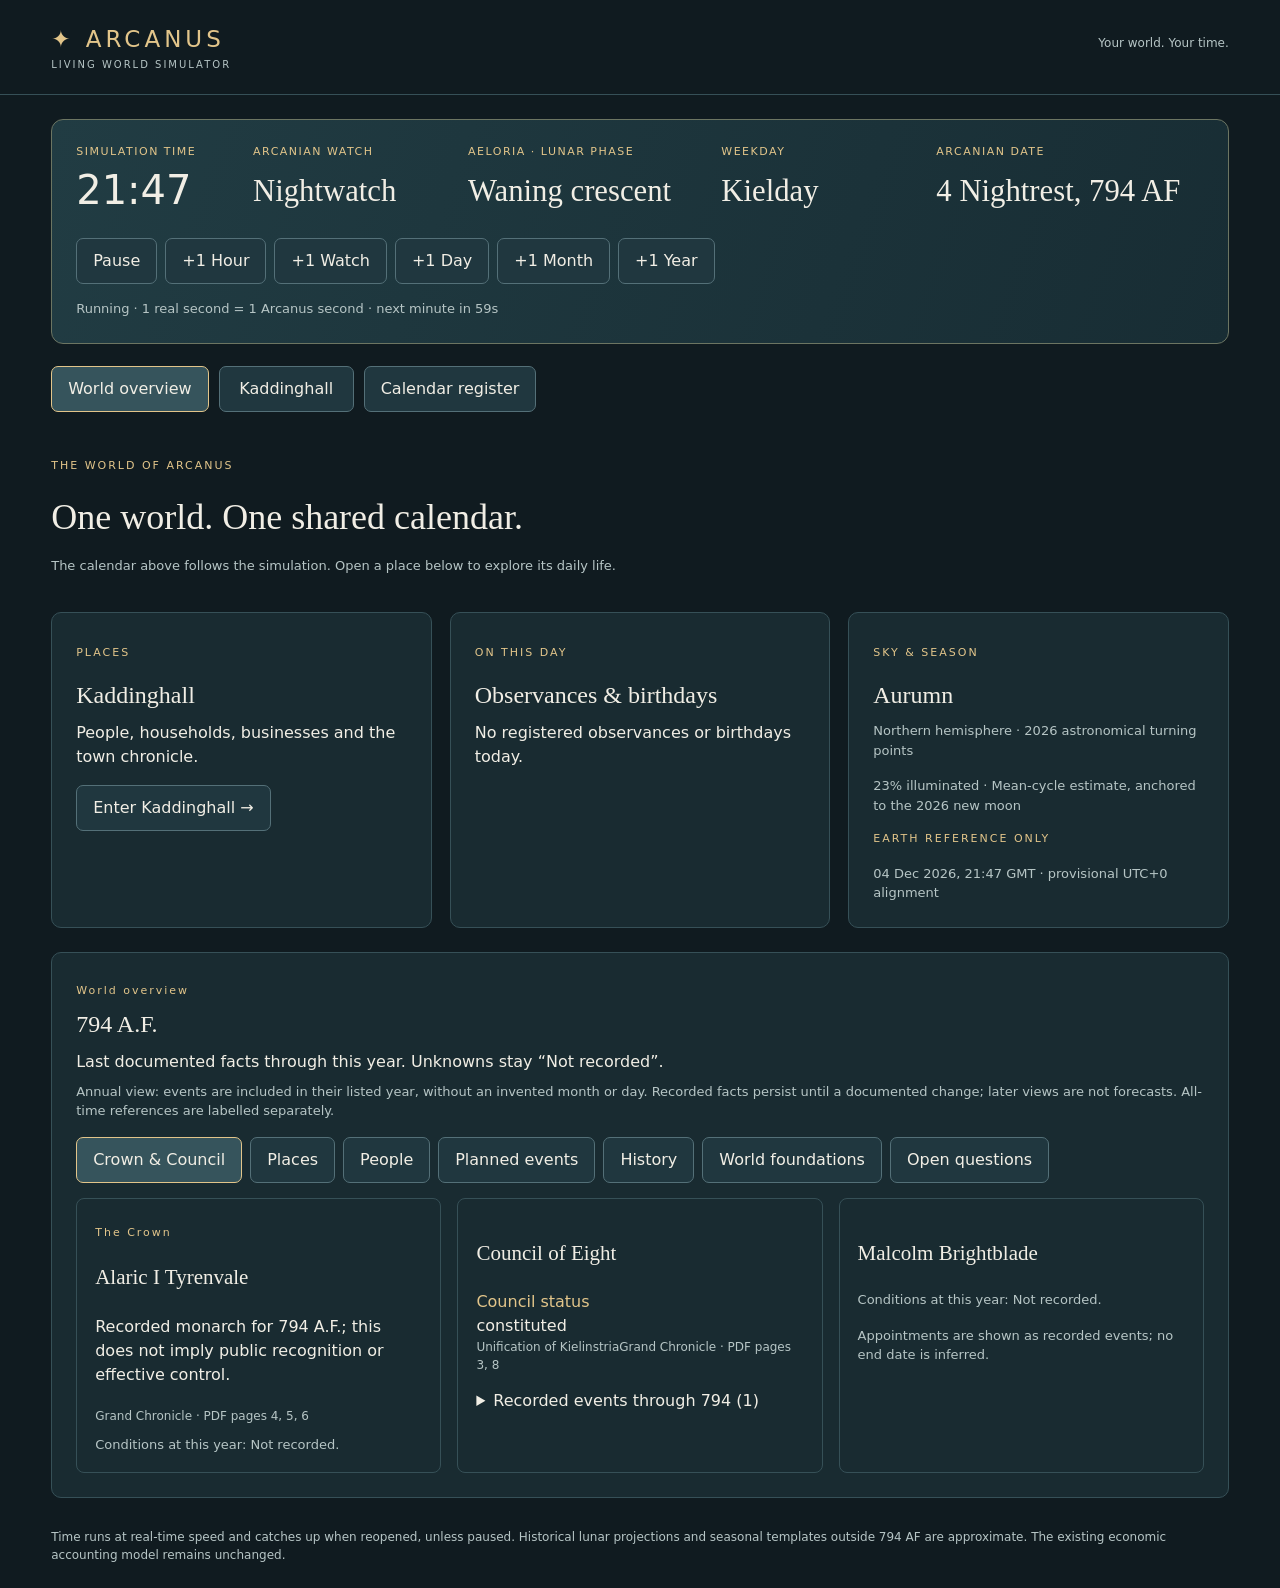
<file: index.html>
<!doctype html>
<html lang="en"><head><meta charset="utf-8"><meta name="viewport" content="width=device-width,initial-scale=1"><title>Arcanus · Living World Simulator</title><style>:root{color-scheme:dark;--bg:#101b20;--panel:#192b31;--line:#365057;--muted:#b6c5c5;--gold:#e2c58a;--text:#f1eee5}*{box-sizing:border-box}body{margin:0;background:var(--bg);color:var(--text);font:16px/1.5 system-ui,sans-serif}header{padding:22px 4vw;border-bottom:1px solid var(--line);display:flex;align-items:center;justify-content:space-between;gap:20px}.brand{font-size:23px;letter-spacing:4px;color:var(--gold)}.brand small{display:block;color:var(--muted);font-size:10px;letter-spacing:2px}header p{font-size:12px;color:var(--muted)}main{max-width:1500px;margin:auto;padding:24px 4vw}h1,h2,h3{font-family:Georgia,serif;font-weight:400}h1{font-size:36px;margin:0 0 12px}h2{font-size:24px}h3{font-size:21px}p{margin:8px 0 16px}button,input{font:inherit;border:1px solid #547078;border-radius:7px;padding:10px 16px;color:var(--text);background:#20373f}button{cursor:pointer}button:hover,button[aria-pressed=true]{background:#36545c;border-color:var(--gold)}button:disabled{opacity:.45;cursor:wait}button:focus-visible,input:focus-visible{outline:2px solid var(--gold);outline-offset:3px}.clock-panel{background:linear-gradient(110deg,#213c43,#182d34);border:1px solid #6c7562;border-radius:12px;padding:24px;margin-bottom:20px}.calendar-display{display:grid;grid-template-columns:.8fr 1fr 1.2fr 1fr 1.4fr;margin:0;gap:24px}.calendar-display>div{min-width:0}.calendar-display dt{color:var(--gold);font-size:11px;text-transform:uppercase;letter-spacing:1.5px;margin-bottom:8px}.calendar-display dd{margin:0;font-family:Georgia,serif;font-size:clamp(22px,2.4vw,32px);overflow-wrap:anywhere}#world-time{font-family:system-ui,sans-serif;font-variant-numeric:tabular-nums;font-weight:300;font-size:40px;line-height:1.1}.step-controls{display:flex;gap:8px;flex-wrap:wrap;margin-top:24px}.muted,#clock-status{color:var(--muted);font-size:13px}#clock-status{margin:15px 0 0}.main-nav{display:flex;gap:10px;margin:22px 0 28px;flex-wrap:wrap}.main-nav button{min-width:135px}.intro{padding:10px 0 20px}.cards{display:grid;grid-template-columns:repeat(3,minmax(0,1fr));gap:18px}.card{background:var(--panel);padding:24px;border-radius:10px;border:1px solid var(--line);margin-bottom:24px}.eyebrow{color:var(--gold);font-size:11px;letter-spacing:2px}.card h2{margin:8px 0}.card p:last-child{margin-bottom:0}#world-error:not(:empty){background:#512f2c;padding:15px;border-radius:6px;color:#ffe0d6}iframe{border:1px solid var(--line);width:100%;height:78vh;min-height:650px;border-radius:10px;background:#101b19}.table-wrap{overflow:auto}table{border-collapse:collapse;width:100%;font-size:14px}th,td{text-align:left;padding:14px;border-bottom:1px solid var(--line)}th{color:var(--gold)}label{display:block}input{margin:10px 0;width:min(450px,100%)}a{color:#b8ded7}[hidden]{display:none!important}footer{font-size:12px;color:var(--muted);margin-top:30px}.world-nav{display:flex;gap:8px;flex-wrap:wrap}.world-grid{display:grid;grid-template-columns:repeat(auto-fit,minmax(230px,1fr));gap:16px}.world-card,.world-event{padding:18px;border:1px solid var(--line);border-radius:8px;margin-top:15px;min-width:0;overflow-wrap:anywhere}.world-heading h2{margin:5px 0}.world-card dl{margin:12px 0}.world-card dt{color:var(--gold)}.world-card dd{margin-left:0}.world-card details{margin-top:15px}.world-card summary{cursor:pointer}.evidence,.source{font-size:12px;color:var(--muted)}@media(max-width:950px){.calendar-display{grid-template-columns:repeat(3,1fr)}.cards{grid-template-columns:1fr 1fr}.cards .card:last-child{grid-column:1/-1}}@media(max-width:600px){header{padding:18px}header p{display:none}main{padding:16px}.clock-panel{padding:20px}.calendar-display{grid-template-columns:1fr 1fr;gap:22px 15px}.calendar-display>div:last-child{grid-column:1/-1}.calendar-display dd{font-size:24px}#world-time{font-size:36px}.cards{grid-template-columns:1fr}.cards .card:last-child{grid-column:auto}.main-nav button{min-width:0;flex:1;padding:10px}h1{font-size:29px}.card{padding:20px}iframe{min-height:600px}.step-controls button{flex:1;font-size:13px;padding:9px 8px}}
</style><style>@scope (#town-content){
    :scope{color-scheme:dark;--bg:#101b19;--panel:#20332e;--border:#39534a;--text:#f4f0df;--muted:#b7c9c1;--accent:#b9d7ac;--sticky-height:150px}
    *{box-sizing:border-box}:scope{font-family:system-ui,sans-serif;background:var(--bg);color:var(--text);margin:0;line-height:1.55}.town-main{max-width:1120px;margin:auto;padding:24px}h1,h2,h3,h4{line-height:1.2}h1{font-size:2rem;margin:4px 0}h2{font-size:1.5rem;margin:0 0 16px}h3{font-size:1.12rem;margin:0 0 12px}h4{margin-bottom:12px}p{margin:10px 0 16px}small,.muted{color:var(--muted)}small{font-size:.75rem;letter-spacing:.08em}.masthead{display:flex;justify-content:space-between;gap:16px;align-items:center;margin-bottom:18px}.masthead p{margin:0;font-size:.88rem}.build-label{text-align:right;max-width:230px}
    .sticky-shell{position:sticky;top:0;z-index:10;background:var(--bg);padding:10px 0 0}.clockbar{display:flex;align-items:center;justify-content:space-between;gap:12px;padding:12px 16px;background:#192b27;border:1px solid var(--border);border-radius:12px}.clock-details{display:flex;align-items:center;gap:16px}#liveTime{font-size:1.4rem;font-variant-numeric:tabular-nums;font-weight:650;white-space:nowrap;margin:0}#date{font-size:.95rem;margin:0}#clockStatus{font-size:.8rem;color:var(--muted);margin:0}.clock-actions{display:flex;gap:8px;flex-shrink:0}
    .tabs{display:grid;grid-template-columns:repeat(4,1fr);gap:6px;margin-top:8px;padding-bottom:10px;border-bottom:1px solid var(--border)}.tabs button{background:transparent;color:var(--muted);border:1px solid transparent;border-radius:8px}.tabs button[aria-selected=true]{background:var(--accent);color:#10201a}.tabs button:hover{border-color:var(--accent)}
    button,select{font:inherit}button{background:var(--accent);color:#10201a;border:0;border-radius:8px;padding:10px 14px;font-size:.9rem;font-weight:650;cursor:pointer;min-height:44px}button.secondary{background:#345047;color:var(--text)}button:disabled{opacity:.4;cursor:default}button:focus-visible,summary:focus-visible,select:focus-visible,a:focus-visible{outline:3px solid #f4db88;outline-offset:3px}a{color:var(--accent)}[hidden]{display:none!important}
    .view,.world-controls{scroll-margin-top:var(--sticky-height)}.view{padding:22px 0 0}.panel{background:var(--panel);border:1px solid var(--border);border-radius:12px;padding:20px;margin-bottom:16px}.panel>:last-child{margin-bottom:0}.world-controls{margin:14px 0 0;padding:12px 16px}.world-controls>summary{font-size:.9rem;color:var(--muted)}.control-grid{display:grid;grid-template-columns:1fr 1fr;gap:22px;padding-top:20px}.button-row{display:flex;flex-wrap:wrap;gap:8px}.help{margin-top:16px;font-size:.9rem}.help p{max-width:75ch}summary{cursor:pointer;min-height:32px}.reset-control{margin-top:16px}#saveStatus{font-size:.85rem}
    .stats{display:grid;grid-template-columns:repeat(2,minmax(0,1fr));gap:10px}.stats>div{background:#294139;border-radius:9px;padding:12px;font-size:.85rem}.stats strong{display:block;font-size:1.55rem;line-height:1.25;margin-top:5px;color:var(--text);font-variant-numeric:tabular-nums}.overview-stats{grid-template-columns:repeat(4,minmax(0,1fr));margin-bottom:16px}.overview-stats>div{padding:18px}.overview-stats strong{font-size:1.9rem}.overview-grid{display:grid;grid-template-columns:1fr 1fr;gap:16px}.overview-grid .panel{margin:0}.wide{grid-column:1/-1}.score{font-size:2.1rem;margin:8px 0}.eyebrow{text-transform:uppercase;letter-spacing:.08em;font-size:.73rem;color:var(--muted)}
    .population-grid{display:grid;grid-template-columns:minmax(0,340px) minmax(0,1fr);gap:16px;align-items:start}.population-grid .panel{margin:0}.population-grid .panel p{font-size:.92rem}.register-toolbar{display:flex;align-items:center;justify-content:space-between;gap:8px;flex-wrap:wrap}select{color:var(--text);background:#294139;padding:9px;border:1px solid #718b7e;border-radius:8px;max-width:100%;min-height:44px}#householdMatches{font-size:.8rem}.ledger-entry{padding:14px 0;border-top:1px solid var(--border)}.ledger-entry summary{font-weight:600}.ledger-entry p{font-size:.9rem;color:#d6e1d7}.household-needs{background:#294139;padding:12px;border-radius:8px}.household-controls{display:flex;align-items:center;justify-content:space-between;gap:8px;border-top:1px solid var(--border);padding-top:14px}.household-controls span{font-size:.85rem}
    #timberBusinesses{display:grid;grid-template-columns:1fr 1fr;gap:20px}.timber-business{border-top:1px solid var(--border);padding-top:8px}.timber-business h4{font-size:1.1rem}.timber-business strong{font-size:1.15rem}#timberMills{padding-left:20px}#log,#recentEvents{list-style:none;padding:0;margin:0}#log li,#recentEvents li{border-top:1px solid var(--border);padding:14px 0;font-size:.95rem}#log li:first-child,#recentEvents li:first-child{border-top:0}#log li{padding-left:16px;border-left:2px solid #6f967b;margin-bottom:6px}.section-heading{display:flex;justify-content:space-between;align-items:center;gap:16px;margin-bottom:8px}.section-heading h3{margin:0}footer{font-size:.78rem;color:var(--muted);padding:28px 0 8px}p,li,summary{overflow-wrap:anywhere}
    @media(max-width:760px){.town-main{padding:16px}.population-grid,.overview-grid{grid-template-columns:1fr}.clock-details{display:block}.clockbar{align-items:flex-start}.overview-stats>div{padding:12px}.overview-stats strong{font-size:1.5rem}.build-label{max-width:170px}.masthead h1{font-size:1.8rem}}
    @media(max-width:520px){:scope{--sticky-height:190px}.town-main{padding:12px}.masthead{align-items:flex-start;gap:8px}.build-label{display:none}.masthead small{font-size:.62rem}.masthead p{font-size:.78rem}.clockbar{padding:10px;flex-wrap:wrap;gap:8px}.clock-details{width:100%;display:flex;justify-content:space-between;gap:8px;align-items:center}#liveTime{font-size:1.15rem}#date{font-size:.8rem}#clockStatus{display:none}.clock-actions{width:100%;justify-content:flex-end}.clock-actions button{padding:8px 12px;min-height:40px}.tabs{gap:2px}.tabs button{font-size:.8rem;padding:10px 4px}.panel{padding:16px}.overview-stats{grid-template-columns:1fr 1fr}.overview-stats strong{font-size:1.6rem}.control-grid,#timberBusinesses{grid-template-columns:1fr;gap:18px}.section-heading{align-items:flex-start}.section-heading button{font-size:.8rem}.view{padding-top:18px}.stats strong{font-size:1.3rem}}
    @media(prefers-reduced-motion:reduce){*{scroll-behavior:auto!important}}
  .family-links{border-left:2px solid #718b7e;padding-left:10px;font-size:.82rem!important;color:#b7c9c1!important;margin-top:-6px}
}</style><style>#liveTime{white-space:normal;overflow-wrap:anywhere;max-width:100%}
.clock-details{min-width:0}.clock-details>div{min-width:0}
#calendarHeading{margin-top:0}#calendarError:not(:empty){color:#ffb6a4}
#calendarSummary p{overflow-wrap:anywhere}
#calendarOffset{max-width:100%;width:110px;padding:8px}
#calendarHemisphere{max-width:100%;padding:8px}
@media(max-width:520px){.clock-details{flex-direction:column;align-items:flex-start}#liveTime{font-size:1.05rem}.clockbar .clock-actions{width:auto}#calendarBrowse{overflow-wrap:anywhere}}
</style></head><body>
<header><div class="brand">✦ ARCANUS<small>LIVING WORLD SIMULATOR</small></div><p>Your world. Your time.</p></header>
<main>
<section class="clock-panel" aria-label="Simulation calendar"><dl class="calendar-display" aria-live="polite" aria-atomic="true">
<div><dt>Simulation time</dt><dd id="world-time">--:--</dd></div>
<div><dt>Arcanian Watch</dt><dd id="world-watch">Loading…</dd></div>
<div><dt>Aeloria · lunar phase</dt><dd id="world-moon">Loading…</dd></div>
<div><dt>Weekday</dt><dd id="world-weekday">Loading…</dd></div>
<div><dt>Arcanian date</dt><dd id="world-date">Loading…</dd></div>
</dl><div class="step-controls" aria-label="Advance simulation time"><button id="world-pause" disabled>Pause</button><button disabled data-step="60" data-unit="minutes">+1 Hour</button><button disabled data-step="180" data-unit="minutes">+1 Watch</button><button disabled data-step="1440" data-unit="minutes">+1 Day</button><button disabled data-step="1" data-unit="months">+1 Month</button><button disabled data-step="12" data-unit="months">+1 Year</button></div><p id="clock-status">Connecting to the saved simulation calendar…</p></section>
<p id="local-save-note" class="muted" role="status"></p><p id="world-error" role="alert">Starting the simulator. If this message remains, open the single-file edition in your normal web browser.</p>
<nav class="main-nav" aria-label="World sections"><button id="nav-world" aria-pressed="true">World overview</button><button id="nav-town" aria-pressed="false">Kaddinghall</button><button id="nav-register" aria-pressed="false">Calendar register</button></nav>
<section id="view-world"><div class="intro"><p class="eyebrow">THE WORLD OF ARCANUS</p><h1>One world. One shared calendar.</h1><p class="muted">The calendar above follows the simulation. Open a place below to explore its daily life.</p></div><div class="cards"><article class="card"><p class="eyebrow">PLACES</p><h2>Kaddinghall</h2><p>People, households, businesses and the town chronicle.</p><button id="open-town">Enter Kaddinghall →</button></article><article class="card"><p class="eyebrow">ON THIS DAY</p><h2>Observances & birthdays</h2><div id="today-events">Loading the current date…</div></article><article class="card"><p class="eyebrow">SKY & SEASON</p><h2 id="season">Loading…</h2><p id="season-detail" class="muted"></p><p id="moon-detail" class="muted"></p><p class="eyebrow">EARTH REFERENCE ONLY</p><p id="earth-reference" class="muted"></p></article></div><section class="card"><div id="canon-state"></div></section></section>
<section id="view-town" hidden><h1>Kaddinghall</h1><p class="muted">This town uses the calendar above. Its time controls update the world display too. Existing saves, exports and recovery tools are available within the town.</p><div id="town-content"><div class="town-main">
  <header class="masthead">
    <div><small>ARCANUS · KIELINSTRIA · AEGISWATCH</small><h1>Kaddinghall</h1><p class="muted">Your living town · Experimental v1.10.0</p></div>
    <p id="buildStatus" class="muted build-label">Checking running JavaScript version…</p>
  </header>
  <div class="sticky-shell">
    <div class="clockbar">
      <div class="clock-details"><p id="liveTime" aria-live="off">--:--:--</p><div><p id="date"></p><p id="clockStatus"></p></div></div>
      <div class="clock-actions"><button id="pauseButton" class="secondary" data-world-action onclick="togglePause()">Pause world</button><button id="exploreButton" class="secondary" data-world-action onclick="enterExploreFuture()">Explore Future</button><button id="returnPresentButton" class="secondary" hidden onclick="returnToPresent()">Return to Present</button><button class="secondary" onclick="openWorldControls()" aria-controls="worldControls">Controls</button></div>
    </div>
    <nav class="tabs" role="tablist" aria-label="Town sections">
      <button role="tab" id="tab-overview" aria-controls="view-overview" aria-selected="true">Overview</button>
      <button role="tab" id="tab-population" aria-controls="view-population" aria-selected="false" tabindex="-1">Population</button>
      <button role="tab" id="tab-businesses" aria-controls="view-businesses" aria-selected="false" tabindex="-1">Businesses</button>
      <button role="tab" id="tab-chronicle" aria-controls="view-chronicle" aria-selected="false" tabindex="-1">Chronicle</button>
    </nav>
  </div>
  <section class="panel" aria-labelledby="calendarHeading"><h2 id="calendarHeading">Arcanus calendar</h2><div id="calendarSummary" aria-live="polite"></div><p id="calendarError" role="alert"></p><button id="calendarBackup" hidden onclick="exportCalendarBackup()">Export pre-calendar backup</button><div class="button-row"><button data-world-action onclick="calendarAction(()=>advanceCalendarMinutes(60))">+1 Hour</button><button data-world-action onclick="calendarAction(()=>advanceCalendarMinutes(180))">+1 Watch</button><button data-world-action onclick="calendarAction(()=>advanceCalendarMinutes(1440))">+1 Day</button><button data-world-action onclick="advance(1)">+1 Calendar month</button><button data-world-action onclick="advance(12)">+1 Calendar year</button></div><p><a id="calendarBrowse" data-base="Calendar/index.html" href="Calendar/index.html" target="_blank" rel="noopener">Browse calendar, convert dates and search all 58 records</a></p><p class="muted">Browsing other dates does not rewind the town or change its economy. Manual calendar advances enter a temporary Explore Future sandbox; Return to Present restores your live town.</p><details><summary>Calendar alignment</summary><label>Hemisphere <select id="calendarHemisphere"><option value="north">Northern</option><option value="south">Southern</option></select></label> <label>Starhaven offset from UTC, minutes <input id="calendarOffset" type="number" min="-840" max="840" step="1" value="0"></label> <button data-world-action onclick="updateCalendarSettings()">Apply alignment</button><p>UTC+0 is provisional, not established geography. No DST applies to Starhaven.</p></details><p class="muted">Compatibility: town budgets, harvests, ageing and ledgers retain their existing 30-day accounting periods and provisional economic seasonal cycle. These are not canonical calendar months or astronomical seasons. Existing balances are not recalculated.</p></section><details id="worldControls" class="panel world-controls">
    <summary>Time, building &amp; saves</summary>
    <div class="control-grid">
      <div><h3>Advance the world</h3><div class="button-row"><button data-world-action onclick="advance(1)">+1 Month</button><button data-world-action onclick="advance(12)">+1 Year</button></div><p class="muted help">Calendar steps advance the town only when you choose.</p><h3>Build</h3><button data-world-action onclick="buildFarm()">Farm · 150 coins</button></div>
      <div><h3>World save</h3><div class="button-row"><button class="secondary" onclick="exportSave()">Export save</button><button class="secondary" onclick="document.getElementById('file').click()">Import save</button></div><input hidden type="file" id="file" accept="application/json,.json"><p id="saveStatus" class="muted" role="status"></p><details class="reset-control"><summary>Start over</summary><p class="muted">Export your save first if you want to keep this town.</p><button class="secondary" onclick="resetWorld()">Reset world</button></details></div>
    </div>
    <details class="help"><summary>How the clock works</summary><p id="nextDay" class="muted"></p><p class="muted">The named Gregorian-length calendar runs at one real second per Arcanus second. It catches up on opening, importing or returning. Pause freezes time, including while closed. Daily economic steps still settle in legacy 30-day accounting periods.</p></details>
  </details>

  <section id="view-overview" class="view" role="tabpanel" aria-labelledby="tab-overview" tabindex="0">
    <h2>Town overview</h2>
    <div class="stats overview-stats"><div>Population<strong id="pop"></strong></div><div>Food stores<strong id="food"></strong></div><div>Treasury<strong id="gold"></strong></div><div>Farms<strong id="farms"></strong></div></div>
    <p id="treasuryStatus" class="muted"></p><div class="overview-grid">
      <section class="panel"><p class="eyebrow">Life in Kaddinghall</p><h3>Household wellbeing</h3><p id="overviewWellbeing" class="score"></p><p id="overviewNeeds" class="muted"></p><button class="secondary" onclick="showView('population')">Visit households</button></section>
      <section class="panel"><p class="eyebrow">Town supplies</p><h3>Food &amp; farming</h3><p id="foodStatus"></p><details class="help"><summary>About the food economy</summary><p class="muted">Seasonal harvests, Treasury-funded emergency imports and low-reserve warnings. One food unit per resident per month; yields and import costs are provisional.</p></details></section>
      <section class="panel wide"><div class="section-heading"><h3>Latest from the Chronicle</h3><button class="secondary" onclick="showView('chronicle')">Read Chronicle</button></div><ol id="recentEvents"></ol></section>
    </div>
  </section>

  <section id="view-population" class="view" role="tabpanel" aria-labelledby="tab-population" tabindex="0" hidden>
    <h2>Living population</h2><p id="populationSummary"></p>
    <div class="population-grid">
      <section class="panel"><h3>Household wellbeing</h3><div class="stats"><div>Average wellbeing<strong id="householdWellbeing"></strong></div><div>Settled households<strong id="householdSettled"></strong></div><div>Struggling households<strong id="householdStruggling"></strong></div><div>Care pressure<strong id="householdCare"></strong></div></div><p id="needsSummary"></p>
        <details class="help"><summary>Family register</summary><p id="familySummary"></p><p class="muted">Parents, partners, children and guardians appear beneath each resident. Initial links are provisional, based on plausible age gaps within existing households; unknown parentage stays unrecorded. No past weddings or births are invented.</p><p class="muted">Grown children can establish homes from ages 20–24 when dependants have care. At most two new homes form per month; relatives and members of the same original household do not become partners. Residents keep their names and jobs. A new household represents a new home arrangement, not a paid construction project.</p><p class="muted">Starting children need several years to reach this stage. Births and deaths still follow the existing town economy. Family updates are grouped into one monthly Chronicle entry.</p></details><details class="help"><summary>Occupations across town</summary><p id="occupations" class="muted"></p><p class="muted">The single generic town inn has up to eight staff, provisionally. The generic inn now has private accounts under Businesses; other non-timber jobs still describe broad sectors.</p></details>
        <details class="help"><summary>What shapes wellbeing?</summary><p class="muted">Food and warmth outlooks reflect town reserves and market firewood, not individual purchases. Care pressure reflects residents’ ages. Low reserve warnings carry mild penalties; serious shortage risk carries more weight. Cold affects households with young children or older residents more strongly. Wellbeing changes daily and recovers gradually. Settled: 65–100 · Under strain: 35–64 · Struggling: 0–34.</p><p class="muted">Children under six need more care; residents aged 75 and over need support. These provisional simulation assumptions add no consumption, charges or extra deaths.</p><p id="needsBasis" class="muted"></p></details>
        <details class="help"><summary>About daily life</summary><p class="muted">Residents, households and occupations are saved. Routines follow the saved Starhaven time. The seventh town day is a rest day with essential morning duties. Names and assignments are provisional; household scenes add no wages, food use or timber sales.</p></details>
      </section>
      <section class="panel"><div class="register-toolbar"><h3>Household register</h3><div><label for="householdFilter">Show </label><select id="householdFilter" onchange="filterHouseholds(this.value)"><option value="all">All households</option><option value="attention">Needs attention</option></select></div></div><p id="householdMatches" class="muted"></p><div id="households"></div><div class="household-controls"><button id="previousHouseholds" class="secondary" onclick="changeHouseholdPage(-1)">Previous</button><span id="householdPage"></span><button id="nextHouseholds" class="secondary" onclick="changeHouseholdPage(1)">Next</button></div></section>
    </div>
  </section>

  <section id="view-businesses" class="view" role="tabpanel" aria-labelledby="tab-businesses" tabindex="0" hidden>
    <h2>Businesses</h2>
    <section class="panel" aria-labelledby="innHeading"><p class="eyebrow">First town business · Provisional simulation</p><h3 id="innHeading">The town inn</h3><p id="innOwner"></p><div class="stats overview-stats"><div>Staff<strong id="innStaff"></strong></div><div>Daily capacity<strong id="innCapacity"></strong></div><div>Private cash<strong id="innCash"></strong></div></div><p id="innTrading"></p><details class="help"><summary>Staff register</summary><p id="innRoster"></p></details><details class="help"><summary>How the inn trades</summary><p>The owner-manager is one of the existing inn workers, included within the eight-person limit. If they retire or leave, an eligible adult worker takes over provisionally. Without an adult proprietor, trading pauses; upkeep continues.</p><p>Visits cover drinks and hospitality, not extra household meals. Demand changes with town population, season, rest days and household wellbeing. Each worker supports six visits per day. A visit earns 15 cp and costs 4 cp in trade supplies; daily wages are 30 cp per working staff member, including the owner, plus 20 cp of upkeep. 100 cp = 1 gp.</p><p>The inn pays its own bills; the town Treasury, staple food and timber stores are unchanged. Private customer spending and external supplies are estimated; personal wallets are not yet tracked. Cash can become debt. There is no automatic financing, bankruptcy or charged inheritance.</p><p>Accounts begin at the saved simulation day when this version is first loaded. No earlier inn trading is invented. Names, ownership and rates are provisional, not established Arcanus canon.</p></details></section>
    <section class="panel"><h3>Inn ledger</h3><p class="muted">Current month and the latest 24 closed months. An upgrade part-way through a month records only the remaining days.</p><div id="innLedger"></div></section>
    <section class="panel"><h3>Timber economy</h3><p class="muted">Timber simulation days: <span id="timberDays">0</span> · Municipal emergency wood reserve: <span id="timberReserve">30 t</span></p><p id="timberOrders" class="muted">Customer orders loading…</p><details class="help"><summary>About these businesses</summary><p class="muted">Two independent timber businesses and two sawmills, with seasoning batches, operating cash, customer orders and catch-up. Demand and staffing are provisional. The generic inn has separate private accounts below. Other shops remain broad sectors.</p></details><div id="timberBusinesses"></div><h4>Independent sawmills</h4><ul id="timberMills"></ul></section>
    <section class="panel"><h3>Timber business ledger</h3><p class="muted">Monthly income, expenses, sales and sawmill orders. Earlier activity is not reconstructed.</p><div id="timberLedger"></div></section>
  </section>

  <section id="view-chronicle" class="view" role="tabpanel" aria-labelledby="tab-chronicle" tabindex="0" hidden>
    <h2>Chronicle</h2><section class="panel"><p class="muted">The latest 20 entries from Kaddinghall’s story.</p><details class="help"><summary>How events are recorded</summary><p class="muted">Arcanus dates and Starhaven hours/minutes. Hourly entries mark changes in town activity; household scenes and wellbeing bulletins add detail. Quiet hours stay quiet. Up to 150 entries are saved; routines are condensed during manual multi-day advances.</p></details><ul id="log"></ul></section>
  </section>
  <footer>Provisional population and economics. Simulation events are not canon. Autosaves on this device; Export/Import moves saves between devices. · v1.10.0</footer>
</div></div></section>
<section id="view-register" class="card" hidden><h1>Calendar register</h1><p id="register-year"></p><label for="event-search">Find an observance or birthday</label><input id="event-search" type="search" placeholder="Name, realm or dedication"><div class="table-wrap"><table><thead><tr><th>Date</th><th>Name</th><th>Category</th><th>Context</th></tr></thead><tbody id="event-rows"></tbody></table></div></section>
<footer>Time runs at real-time speed and catches up when reopened, unless paused. Historical lunar projections and seasonal templates outside 794 AF are approximate. The existing economic accounting model remains unchanged.</footer>
</main><script>(()=>{try{localStorage.getItem('arcanus-kaddinghall-stage3')}catch(error){
if(location.protocol!=='file:')throw error;
const memory=new Map();Object.defineProperty(window,'localStorage',{configurable:true,value:{getItem:k=>memory.get(k)??null,setItem:(k,v)=>memory.set(k,String(v)),removeItem:k=>memory.delete(k)}});
document.getElementById('local-save-note').textContent='This browser blocks local-file saving. This session runs in memory; use Kaddinghall → Export save before closing.';
}})();</script><script>window.ARCANUS_DB={"schema_version":"0.3","title":"Arcanus Canon Database — Volumes I and II","scope":"Original v0.2 extraction preserved, expanded with Volume II (combined PDF pages 11–21). Not a full extraction of all 12 volumes.","editorial_notes":["Not a full extraction of all 12 volumes.","Malcolm and Star birth surname Brightblade follows later approved genealogy; Chronicle uses their later-known names.","Do not infer parentage from monarch succession.","Only events explicitly labelled planned are future campaign events.","No precise dates assigned where Chronicle leaves them unknown.","Stage 5: original record fields and relationships retained; Volume II additions have explicit source pages.","Undated and approximate events remain reference history, not precise simulator triggers.","The reconstruction sequence completion status is unresolved; its stated narrative facts are preserved without treating it as played.","Mechanics and reference facts are all-time source material, not automatic annual state changes."],"characters":[{"id":"person:tyrenvale:01","name":"Eryndor I","type":"person","canon_status":"established","sources":[{"document":"ARCANUS_Grand_Chronicle_Complete_12_Volumes.pdf","pages":[4,5,6]}],"title":"The Unifier","reign":{"start_af":0,"end_af":38},"dynasty":"House Tyrenvale","succession_index":1,"birth":{"era":"BF","year":35}},{"id":"person:tyrenvale:02","name":"Caedric I","type":"person","canon_status":"established","sources":[{"document":"ARCANUS_Grand_Chronicle_Complete_12_Volumes.pdf","pages":[4,5,6]}],"title":"The Lawgiver","reign":{"start_af":38,"end_af":91},"dynasty":"House Tyrenvale","succession_index":2},{"id":"person:tyrenvale:03","name":"Elowen I","type":"person","canon_status":"established","sources":[{"document":"ARCANUS_Grand_Chronicle_Complete_12_Volumes.pdf","pages":[4,5,6]}],"title":"The Bridge Queen","reign":{"start_af":91,"end_af":143},"dynasty":"House Tyrenvale","succession_index":3},{"id":"person:tyrenvale:04","name":"Aldric I","type":"person","canon_status":"established","sources":[{"document":"ARCANUS_Grand_Chronicle_Complete_12_Volumes.pdf","pages":[4,5,6]}],"title":"The Resolute","reign":{"start_af":143,"end_af":196},"dynasty":"House Tyrenvale","succession_index":4},{"id":"person:tyrenvale:05","name":"Seraphine I","type":"person","canon_status":"established","sources":[{"document":"ARCANUS_Grand_Chronicle_Complete_12_Volumes.pdf","pages":[4,5,6]}],"title":"The Scholar","reign":{"start_af":196,"end_af":251},"dynasty":"House Tyrenvale","succession_index":5},{"id":"person:tyrenvale:06","name":"Caedric II","type":"person","canon_status":"established","sources":[{"document":"ARCANUS_Grand_Chronicle_Complete_12_Volumes.pdf","pages":[4,5,6]}],"title":"The Proud","reign":{"start_af":251,"end_af":301},"dynasty":"House Tyrenvale","succession_index":6},{"id":"person:tyrenvale:07","name":"Maerwyn I","type":"person","canon_status":"established","sources":[{"document":"ARCANUS_Grand_Chronicle_Complete_12_Volumes.pdf","pages":[4,5,6]}],"title":"The Restorer","reign":{"start_af":301,"end_af":357},"dynasty":"House Tyrenvale","succession_index":7},{"id":"person:tyrenvale:08","name":"Eryndor II","type":"person","canon_status":"established","sources":[{"document":"ARCANUS_Grand_Chronicle_Complete_12_Volumes.pdf","pages":[4,5,6]}],"title":"The Watchful","reign":{"start_af":357,"end_af":410},"dynasty":"House Tyrenvale","succession_index":8},{"id":"person:tyrenvale:09","name":"Althea I","type":"person","canon_status":"established","sources":[{"document":"ARCANUS_Grand_Chronicle_Complete_12_Volumes.pdf","pages":[4,5,6]}],"title":"The Just","reign":{"start_af":410,"end_af":463},"dynasty":"House Tyrenvale","succession_index":9},{"id":"person:tyrenvale:10","name":"Beren I","type":"person","canon_status":"established","sources":[{"document":"ARCANUS_Grand_Chronicle_Complete_12_Volumes.pdf","pages":[4,5,6]}],"title":"The Merchant King","reign":{"start_af":463,"end_af":518},"dynasty":"House Tyrenvale","succession_index":10},{"id":"person:tyrenvale:11","name":"Elowen II","type":"person","canon_status":"established","sources":[{"document":"ARCANUS_Grand_Chronicle_Complete_12_Volumes.pdf","pages":[4,5,6]}],"title":"The Diplomat","reign":{"start_af":518,"end_af":571},"dynasty":"House Tyrenvale","succession_index":11},{"id":"person:tyrenvale:12","name":"Theron I","type":"person","canon_status":"established","sources":[{"document":"ARCANUS_Grand_Chronicle_Complete_12_Volumes.pdf","pages":[4,5,6]}],"title":"The Patient","reign":{"start_af":571,"end_af":625},"dynasty":"House Tyrenvale","succession_index":12},{"id":"person:tyrenvale:13","name":"Cedran I","type":"person","canon_status":"established","sources":[{"document":"ARCANUS_Grand_Chronicle_Complete_12_Volumes.pdf","pages":[4,5,6]}],"title":"The Iron Crown","reign":{"start_af":625,"end_af":677},"dynasty":"House Tyrenvale","succession_index":13},{"id":"person:tyrenvale:14","name":"Seraphine II","type":"person","canon_status":"established","sources":[{"document":"ARCANUS_Grand_Chronicle_Complete_12_Volumes.pdf","pages":[4,5,6]}],"title":"The Reconciler","reign":{"start_af":677,"end_af":724},"dynasty":"House Tyrenvale","succession_index":14},{"id":"person:tyrenvale:15","name":"Edric I","type":"person","canon_status":"established","sources":[{"document":"ARCANUS_Grand_Chronicle_Complete_12_Volumes.pdf","pages":[4,5,6]}],"title":"The Quiet King","reign":{"start_af":724,"end_af":754},"dynasty":"House Tyrenvale","succession_index":15},{"id":"person:tyrenvale:16","name":"Alaric I Tyrenvale","type":"person","canon_status":"established","sources":[{"document":"ARCANUS_Grand_Chronicle_Complete_12_Volumes.pdf","pages":[4,5,6]}],"title":"The Exiled King","reign":{"start_af":754,"end_af":805},"dynasty":"House Tyrenvale","succession_index":16,"birth":{"era":"AF","year":729}},{"id":"person:tyrenvale:17","name":"Aldren I Tyrenvale","type":"person","canon_status":"established","sources":[{"document":"ARCANUS_Grand_Chronicle_Complete_12_Volumes.pdf","pages":[4,5,6]}],"title":"The Hidden King","reign":{"start_af":805,"end_af":null},"dynasty":"House Tyrenvale","succession_index":17,"birth":{"era":"AF","year":793}},{"id":"person:malcolm","name":"Malcolm Brightblade","type":"person","canon_status":"established","sources":[{"document":"ARCANUS_Grand_Chronicle_Complete_12_Volumes.pdf","pages":[7,8,9]}],"aliases":["Malcolm Darkbane (later name)"],"birth":{"era":"AF","year":752},"notes":"Born Brightblade; name clarification from later approved family-tree work","reference_facts":[{"label":"Understanding of the prison","value":"Seeks power without understanding that the collapse of the prison could mean the collapse of Arcanus.","canon_status":"established","temporal_scope":"reference; not an annual state assertion","sources":[{"document":"ARCANUS_Grand_Chronicle_Complete_12_Volumes.pdf","pages":[14,18],"volume":"II","volume_pages":[4,8]}]}]},{"id":"person:star","name":"Star Brightblade","type":"person","canon_status":"established","sources":[{"document":"ARCANUS_Grand_Chronicle_Complete_12_Volumes.pdf","pages":[7,9,10]}],"aliases":["Star Bright"],"birth":{"era":"AF","year":762},"notes":"Born Brightblade; leads Church of Kielinya"},{"id":"person:ulaire","name":"Ulaire","type":"person","canon_status":"established","sources":[{"document":"ARCANUS_Grand_Chronicle_Complete_12_Volumes.pdf","pages":[7,10]}],"aliases":[],"birth":{"era":"AF","year":682}},{"id":"person:roxy","name":"Roxy Quills","type":"person","canon_status":"established","sources":[{"document":"ARCANUS_Grand_Chronicle_Complete_12_Volumes.pdf","pages":[7,10]}],"aliases":[],"birth":{"era":"AF","year":742}},{"id":"person:thorn","name":"Thorn","type":"person","canon_status":"established","sources":[{"document":"ARCANUS_Grand_Chronicle_Complete_12_Volumes.pdf","pages":[7,10]}],"aliases":[],"birth":{"era":"AF","year":762}},{"id":"person:bonekrakka","name":"Bonekrakka","type":"person","canon_status":"established","sources":[{"document":"ARCANUS_Grand_Chronicle_Complete_12_Volumes.pdf","pages":[7,10]}],"aliases":[],"birth":{"era":"AF","year":764}},{"id":"person:corvum","name":"Corvum Zorander","type":"person","canon_status":"established","sources":[{"document":"ARCANUS_Grand_Chronicle_Complete_12_Volumes.pdf","pages":[7]}],"aliases":[],"birth":{"era":"AF","year":760}},{"id":"person:elianora","name":"Elianora Thornvale","type":"person","canon_status":"established","sources":[{"document":"ARCANUS_Grand_Chronicle_Complete_12_Volumes.pdf","pages":[7,8]}],"aliases":[],"birth":{"era":"AF","year":730}},{"id":"person:godric_vi","name":"Godric VI","type":"person","canon_status":"established","sources":[{"document":"ARCANUS_Grand_Chronicle_Complete_12_Volumes.pdf","pages":[7,8]}],"aliases":[],"birth":{"era":"AF","year":536}},{"id":"person:godric_vii","name":"Godric VII","type":"person","canon_status":"established","sources":[{"document":"ARCANUS_Grand_Chronicle_Complete_12_Volumes.pdf","pages":[7,9]}],"aliases":[],"birth":{"era":"AF","year":640}},{"id":"person:brynja","name":"Brynja","type":"person","canon_status":"established","sources":[{"document":"ARCANUS_Grand_Chronicle_Complete_12_Volumes.pdf","pages":[7,9]}],"aliases":[],"birth":{"era":"AF","year":517}},{"id":"person:dragotha","name":"Dragotha","type":"person","canon_status":"established","sources":[{"document":"ARCANUS_Grand_Chronicle_Complete_12_Volumes.pdf","pages":[7,19]}],"aliases":["White dragon oracle"],"notes":"Birth year deliberately unknown","reference_facts":[{"label":"Identity","value":"Female white dragon oracle; age and birth year deliberately unknown.","canon_status":"established","temporal_scope":"reference; not an annual state assertion","sources":[{"document":"ARCANUS_Grand_Chronicle_Complete_12_Volumes.pdf","pages":[19],"volume":"II","volume_pages":[9]}]},{"label":"Key element","value":"Holds one exceptional element associated with the Eighteenfold Key.","canon_status":"established","temporal_scope":"reference; not an annual state assertion","sources":[{"document":"ARCANUS_Grand_Chronicle_Complete_12_Volumes.pdf","pages":[19],"volume":"II","volume_pages":[9]}]},{"label":"Planned intervention","value":"Brings the White Flight to Kaddinghall because the assault threatens the prison; initially unaware of the full extent of Tiamat’s manipulation.","canon_status":"planned","temporal_scope":"reference; not an annual state assertion","sources":[{"document":"ARCANUS_Grand_Chronicle_Complete_12_Volumes.pdf","pages":[19],"volume":"II","volume_pages":[9]}]}]},{"id":"person:sula","name":"Sula","type":"person","canon_status":"established","sources":[{"document":"ARCANUS_Grand_Chronicle_Complete_12_Volumes.pdf","pages":[7,16]}],"aliases":["Leyborn child"],"notes":"Born circa 10000 B.F.; not a precise date","reference_facts":[{"label":"Approximate birth","value":"Approximately 10,000 B.F.; not a precise date.","canon_status":"established","temporal_scope":"reference; not an annual state assertion","sources":[{"document":"ARCANUS_Grand_Chronicle_Complete_12_Volumes.pdf","pages":[20],"volume":"II","volume_pages":[10]}]},{"label":"Arcanium exile","value":"Around 9,994 B.F., at about six years old; 1,541 Arcanium days pass while roughly 10,787 outside years pass.","canon_status":"established","temporal_scope":"reference; not an annual state assertion","sources":[{"document":"ARCANUS_Grand_Chronicle_Complete_12_Volumes.pdf","pages":[16,20],"volume":"II","volume_pages":[6,10]}]}]},{"id":"person:tiamat","name":"Tiamat","type":"being","canon_status":"established","sources":[{"document":"ARCANUS_Grand_Chronicle_Complete_12_Volumes.pdf","pages":[13,16],"volume":"II","volume_pages":[3,6]}],"description":"The prisoner contained by Arcanus; formerly inseparable from Krynn. In the later reconstruction sequence, the being presenting itself as the Observer is secretly Tiamat.","aliases":["Observer (identity in the reconstruction sequence)"]},{"id":"deity:kielinya","name":"Kielinya","type":"deity","canon_status":"established","sources":[{"document":"ARCANUS_Grand_Chronicle_Complete_12_Volumes.pdf","pages":[18],"volume":"II","volume_pages":[8]}],"description":"Bound to Kielinstria’s elemental and spiritual history. Danel is her twin brother; this volume gives no settled awakening date."},{"id":"deity:danel","name":"Danel","type":"deity","canon_status":"established","sources":[{"document":"ARCANUS_Grand_Chronicle_Complete_12_Volumes.pdf","pages":[18],"volume":"II","volume_pages":[8]}],"description":"Kielinya’s twin brother, with a distinct and sometimes dangerous place in Kielinstria’s history. No settled awakening date is supplied."},{"id":"deity:dumi","name":"Dumi","type":"deity","canon_status":"established","sources":[{"document":"ARCANUS_Grand_Chronicle_Complete_12_Volumes.pdf","pages":[18],"volume":"II","volume_pages":[8]}],"description":"Associated with the underworld. No settled awakening date is supplied."},{"id":"deity:nyxara","name":"Nyxara","type":"deity","canon_status":"established","sources":[{"document":"ARCANUS_Grand_Chronicle_Complete_12_Volumes.pdf","pages":[18],"volume":"II","volume_pages":[8]}],"description":"Associated with death. No settled awakening date is supplied."}],"locations":[{"id":"province:aegiswatch","name":"Aegiswatch","type":"province","canon_status":"established","sources":[{"document":"ARCANUS_Grand_Chronicle_Complete_12_Volumes.pdf","pages":[3]}],"realm":"Kielinstria"},{"id":"province:glimmerdawn","name":"Glimmerdawn","type":"province","canon_status":"established","sources":[{"document":"ARCANUS_Grand_Chronicle_Complete_12_Volumes.pdf","pages":[3]}],"realm":"Kielinstria"},{"id":"province:silvermere","name":"Silvermere","type":"province","canon_status":"established","sources":[{"document":"ARCANUS_Grand_Chronicle_Complete_12_Volumes.pdf","pages":[3]}],"realm":"Kielinstria"},{"id":"province:ironveil","name":"Ironveil","type":"province","canon_status":"established","sources":[{"document":"ARCANUS_Grand_Chronicle_Complete_12_Volumes.pdf","pages":[3]}],"realm":"Kielinstria"},{"id":"province:verdantreach","name":"Verdantreach","type":"province","canon_status":"established","sources":[{"document":"ARCANUS_Grand_Chronicle_Complete_12_Volumes.pdf","pages":[3]}],"realm":"Kielinstria"},{"id":"province:sapphirestrand","name":"Sapphirestrand","type":"province","canon_status":"established","sources":[{"document":"ARCANUS_Grand_Chronicle_Complete_12_Volumes.pdf","pages":[3]}],"realm":"Kielinstria"},{"id":"province:emberward","name":"Emberward","type":"province","canon_status":"established","sources":[{"document":"ARCANUS_Grand_Chronicle_Complete_12_Volumes.pdf","pages":[3]}],"realm":"Kielinstria"},{"id":"province:frostlight","name":"Frostlight","type":"province","canon_status":"established","sources":[{"document":"ARCANUS_Grand_Chronicle_Complete_12_Volumes.pdf","pages":[3]}],"realm":"Kielinstria"},{"id":"location:twin_forks","name":"Twin Forks","type":"settlement","canon_status":"established","sources":[{"document":"ARCANUS_Grand_Chronicle_Complete_12_Volumes.pdf","pages":[3,17]}],"province":"Glimmerdawn","capital":true,"nexus_type":"control","reference_facts":[{"label":"Control Nexus","value":"The Control Nexus is at Twin Forks.","canon_status":"established","temporal_scope":"reference; not an annual state assertion","sources":[{"document":"ARCANUS_Grand_Chronicle_Complete_12_Volumes.pdf","pages":[17],"volume":"II","volume_pages":[7]}]}]},{"id":"location:kaddinghall","name":"Kaddinghall","type":"settlement","canon_status":"established","sources":[{"document":"ARCANUS_Grand_Chronicle_Complete_12_Volumes.pdf","pages":[3,17]}],"province":"Aegiswatch","nexus_type":"key","reference_facts":[{"label":"Key Nexus","value":"Beneath the Tomb of the First Paladin and Dawnspire.","canon_status":"established","temporal_scope":"reference; not an annual state assertion","sources":[{"document":"ARCANUS_Grand_Chronicle_Complete_12_Volumes.pdf","pages":[17],"volume":"II","volume_pages":[7]}]}]},{"id":"location:sternia","name":"Sternia","type":"settlement","canon_status":"established","sources":[{"document":"ARCANUS_Grand_Chronicle_Complete_12_Volumes.pdf","pages":[3,17]}],"province":"Ironveil","nexus_condition_after_793":"weak, unguarded","reference_facts":[{"label":"Guardian history","value":"Ancestors of Sternia’s dwarves were appointed guardians of a vulnerable lattice point; the appointment is undated.","canon_status":"established","temporal_scope":"reference; not an annual state assertion","sources":[{"document":"ARCANUS_Grand_Chronicle_Complete_12_Volumes.pdf","pages":[17,19],"volume":"II","volume_pages":[7,9]}]}]},{"id":"location:starhaven","name":"Starhaven","type":"settlement","canon_status":"established","sources":[{"document":"ARCANUS_Grand_Chronicle_Complete_12_Volumes.pdf","pages":[8]}],"province":null},{"id":"location:whiteridge","name":"Whiteridge","type":"settlement","canon_status":"established","sources":[{"document":"ARCANUS_Grand_Chronicle_Complete_12_Volumes.pdf","pages":[35]}],"province":null},{"id":"realm:kielinstria","name":"Kielinstria","type":"realm","canon_status":"established","sources":[{"document":"ARCANUS_Grand_Chronicle_Complete_12_Volumes.pdf","pages":[15],"volume":"II","volume_pages":[5]}],"description":"Containment, warding and protection.","magical_school":"Abjuration","eight_realms_member":true},{"id":"realm:pyrothar","name":"Pyrothar","type":"realm","canon_status":"established","sources":[{"document":"ARCANUS_Grand_Chronicle_Complete_12_Volumes.pdf","pages":[15],"volume":"II","volume_pages":[5]}],"description":"Released force, elemental energy and destructive or transformative magical discharge.","magical_school":"Evocation","eight_realms_member":true},{"id":"realm:aquenaleth","name":"Aquenaleth","type":"realm","canon_status":"established","sources":[{"document":"ARCANUS_Grand_Chronicle_Complete_12_Volumes.pdf","pages":[15],"volume":"II","volume_pages":[5]}],"description":"Connection, passage and calling matter or beings across boundaries.","magical_school":"Conjuration","eight_realms_member":true},{"id":"realm:terravalor","name":"Terravalor","type":"realm","canon_status":"established","sources":[{"document":"ARCANUS_Grand_Chronicle_Complete_12_Volumes.pdf","pages":[15],"volume":"II","volume_pages":[5]}],"description":"Changing matter, reshaping stone and adapting physical forms.","magical_school":"Transmutation","eight_realms_member":true},{"id":"realm:zephyros","name":"Zephyros","type":"realm","canon_status":"established","sources":[{"document":"ARCANUS_Grand_Chronicle_Complete_12_Volumes.pdf","pages":[15],"volume":"II","volume_pages":[5]}],"description":"Appearances, shifting perception and echoes of things that once existed.","magical_school":"Illusion","eight_realms_member":true},{"id":"realm:umbrathis","name":"Umbrathis","type":"realm","canon_status":"established","sources":[{"document":"ARCANUS_Grand_Chronicle_Complete_12_Volumes.pdf","pages":[15],"volume":"II","volume_pages":[5]}],"description":"Death and the spiritual residue of Krynn’s destruction.","magical_school":"Necromancy","eight_realms_member":true},{"id":"realm:luminara","name":"Luminara","type":"realm","canon_status":"established","sources":[{"document":"ARCANUS_Grand_Chronicle_Complete_12_Volumes.pdf","pages":[15],"volume":"II","volume_pages":[5]}],"description":"Possible futures, visions and patterns in fractures of time.","magical_school":"Divination","eight_realms_member":true},{"id":"realm:eldarion","name":"Eldarion","type":"realm","canon_status":"established","sources":[{"document":"ARCANUS_Grand_Chronicle_Complete_12_Volumes.pdf","pages":[15],"volume":"II","volume_pages":[5]}],"description":"Will, feeling, memory and the influence of minds upon one another.","magical_school":"Enchantment","eight_realms_member":true},{"id":"world:krynn","name":"Krynn","type":"former world","canon_status":"established","sources":[{"document":"ARCANUS_Grand_Chronicle_Complete_12_Volumes.pdf","pages":[13,20],"volume":"II","volume_pages":[3,10]}],"description":"The world that preceded Arcanus. Tiamat was bound to its foundations for an unknown reason. Activation of the First Key destroyed it; no definitive year is assigned."},{"id":"world:arcanus","name":"Arcanus","type":"prison-world","canon_status":"established","sources":[{"document":"ARCANUS_Grand_Chronicle_Complete_12_Volumes.pdf","pages":[12,13,20],"volume":"II","volume_pages":[2,3,10]}],"description":"Formed from the energies and surviving fragments of Krynn around Tiamat’s imprisonment. Its structure sustains both the world and the confinement."},{"id":"location:arcanium","name":"Arcanium","type":"astral confluence","canon_status":"established","sources":[{"document":"ARCANUS_Grand_Chronicle_Complete_12_Volumes.pdf","pages":[15,16],"volume":"II","volume_pages":[5,6]}],"description":"The metaphysical meeting point of the Eight Realms, with eight spires, libraries and the Primordial Crystal. A threshold and regulator of magical exchange, not a ninth magical-school realm.","eight_realms_member":false},{"id":"realm:dracarnia","name":"Dracarnia","type":"dragon realm","canon_status":"established","sources":[{"document":"ARCANUS_Grand_Chronicle_Complete_12_Volumes.pdf","pages":[15,20],"volume":"II","volume_pages":[5,10]}],"description":"The dragon realm outside the Leyline Lattice and the Eight-school structure. Dracaryn is an earlier archived draft name.","aliases":["Dracaryn (archived draft name)"],"eight_realms_member":false},{"id":"location:first_paladin_tomb","name":"Tomb of the First Paladin","type":"tomb","canon_status":"established","sources":[{"document":"ARCANUS_Grand_Chronicle_Complete_12_Volumes.pdf","pages":[17,19],"volume":"II","volume_pages":[7,9]}],"description":"At Kaddinghall; its significance extends beyond ordinary religious history. The Key Nexus lies beneath the tomb and Dawnspire.","related_ids":["location:kaddinghall"]},{"id":"location:dawnspire","name":"Dawnspire","type":"landmark","canon_status":"established","sources":[{"document":"ARCANUS_Grand_Chronicle_Complete_12_Volumes.pdf","pages":[17],"volume":"II","volume_pages":[7]}],"description":"Named with the Tomb of the First Paladin above Kaddinghall’s Key Nexus. This volume does not specify its structure or construction date.","related_ids":["location:kaddinghall"]},{"id":"location:island_nexus","name":"Island Nexus (unnamed)","type":"nexus","canon_status":"established","sources":[{"document":"ARCANUS_Grand_Chronicle_Complete_12_Volumes.pdf","pages":[16,17],"volume":"II","volume_pages":[6,7]}],"description":"An island Nexus linked directly to the Arcanium, associated with Malcolm’s planned second Arcane Syphon. The island’s name and geographical position are not supplied.","related_ids":["location:arcanium"]}],"factions":[{"id":"faction:council_eight","name":"Council of Eight","type":"faction","canon_status":"established","sources":[{"document":"ARCANUS_Grand_Chronicle_Complete_12_Volumes.pdf","pages":[3,9]}],"abolished_af":818},{"id":"faction:royal_court","name":"Royal Court","type":"faction","canon_status":"established","sources":[{"document":"ARCANUS_Grand_Chronicle_Complete_12_Volumes.pdf","pages":[3,8,9]}]},{"id":"faction:house_tyrenvale","name":"House Tyrenvale","type":"faction","canon_status":"established","sources":[{"document":"ARCANUS_Grand_Chronicle_Complete_12_Volumes.pdf","pages":[4,5]}]},{"id":"faction:royal_blackguard","name":"Royal Blackguard","type":"faction","canon_status":"established","sources":[{"document":"ARCANUS_Grand_Chronicle_Complete_12_Volumes.pdf","pages":[10]}]},{"id":"faction:church_kielinya","name":"Church of Kielinya","type":"faction","canon_status":"established","sources":[{"document":"ARCANUS_Grand_Chronicle_Complete_12_Volumes.pdf","pages":[10]}]},{"id":"faction:shadow_syndicate","name":"Shadow Syndicate","type":"faction","canon_status":"established","sources":[{"document":"ARCANUS_Grand_Chronicle_Complete_12_Volumes.pdf","pages":[8,9]}]},{"id":"faction:sternia_guardians","name":"Dwarven guardians of Sternia","type":"guardian community","canon_status":"established","sources":[{"document":"ARCANUS_Grand_Chronicle_Complete_12_Volumes.pdf","pages":[17,19],"volume":"II","volume_pages":[7,9]}],"description":"Sternia’s dwarven ancestors were appointed guardians of a vulnerable lattice point. The duty survived through ages; its exact appointment date is not recorded.","related_ids":["location:sternia"]},{"id":"faction:white_flight","name":"White Flight","type":"dragon flight","canon_status":"established","sources":[{"document":"ARCANUS_Grand_Chronicle_Complete_12_Volumes.pdf","pages":[19],"volume":"II","volume_pages":[9]}],"description":"The flight Dragotha brings to Kaddinghall in the planned final struggle. The intervention remains campaign material, not completed history.","related_ids":["person:dragotha"]}],"events":[{"id":"event:unification","name":"Unification of Kielinstria","type":"event","canon_status":"established","sources":[{"document":"ARCANUS_Grand_Chronicle_Complete_12_Volumes.pdf","pages":[3,8]}],"date":{"era":"AF","year":0},"description":"Eryndor I unites eight kingdoms under one Crown and Council of Eight.","related_ids":["person:tyrenvale:01","faction:council_eight"]},{"id":"event:miracle_kaddinghall","name":"Miracle of Kaddinghall","type":"event","canon_status":"established","sources":[{"document":"ARCANUS_Grand_Chronicle_Complete_12_Volumes.pdf","pages":[8,36]}],"date":{"era":"AF","year":350},"description":"A major manifestation at Kaddinghall during Maerwyn I’s reign.","related_ids":["location:kaddinghall","person:tyrenvale:07"]},{"id":"event:treaty_starhaven","name":"Treaty of Starhaven","type":"event","canon_status":"established","sources":[{"document":"ARCANUS_Grand_Chronicle_Complete_12_Volumes.pdf","pages":[5,8]}],"date":{"era":"AF","year":560},"description":"Treaty sponsored by Elowen II.","related_ids":["person:tyrenvale:11","location:starhaven"]},{"id":"event:malcolm_abducted","name":"Malcolm abducted","type":"event","canon_status":"established","sources":[{"document":"ARCANUS_Grand_Chronicle_Complete_12_Volumes.pdf","pages":[8]}],"date":{"era":"AF","year":762},"description":"Malcolm abducted by bandits at age ten.","related_ids":["person:malcolm"]},{"id":"event:malcolm_bandit_leader","name":"Malcolm leads bandits","type":"event","canon_status":"established","sources":[{"document":"ARCANUS_Grand_Chronicle_Complete_12_Volumes.pdf","pages":[8]}],"date":{"era":"AF","year":768},"description":"Malcolm becomes leader aged sixteen.","related_ids":["person:malcolm"]},{"id":"event:starhaven_raid","name":"Raid on Starhaven","type":"event","canon_status":"established","sources":[{"document":"ARCANUS_Grand_Chronicle_Complete_12_Volumes.pdf","pages":[8]}],"date":{"era":"AF","year":772},"description":"Malcolm raids Starhaven; his and Star’s parents are killed.","related_ids":["person:malcolm","person:star","location:starhaven"]},{"id":"event:elianora_killed","name":"Elianora physically killed","type":"event","canon_status":"established","sources":[{"document":"ARCANUS_Grand_Chronicle_Complete_12_Volumes.pdf","pages":[7,8]}],"date":{"era":"AF","year":792},"description":"Elianora is physically killed; soul sacrificed the following year.","related_ids":["person:elianora"]},{"id":"event:sternia_fall","name":"Destruction of Sternia","type":"event","canon_status":"established","sources":[{"document":"ARCANUS_Grand_Chronicle_Complete_12_Volumes.pdf","pages":[8,17]}],"date":{"era":"AF","year":793},"description":"Arcane Syphon sabotage using Umbrathis obsidian destroys Sternia; its Nexus survives in weakened state.","related_ids":["location:sternia","person:malcolm","person:godric_vi","person:godric_vii"],"reference_facts":[{"label":"Lattice consequences","value":"Sternia’s Nexus survives dangerously weak and without its original dwarven guardians.","canon_status":"established","temporal_scope":"reference; not an annual state assertion","sources":[{"document":"ARCANUS_Grand_Chronicle_Complete_12_Volumes.pdf","pages":[17],"volume":"II","volume_pages":[7]}]}]},{"id":"event:elianora_sacrifice","name":"Elianora soul sacrifice","type":"event","canon_status":"established","sources":[{"document":"ARCANUS_Grand_Chronicle_Complete_12_Volumes.pdf","pages":[8]}],"date":{"era":"AF","year":793},"description":"Elianora’s soul is sacrificed.","related_ids":["person:elianora"]},{"id":"event:drevan_death","name":"Death of Drevan","type":"event","canon_status":"established","sources":[{"document":"ARCANUS_Grand_Chronicle_Complete_12_Volumes.pdf","pages":[8]}],"date":{"era":"AF","year":796},"description":"Malcolm kills Drevan; Star knows of death but not method.","related_ids":["person:malcolm","person:star"]},{"id":"event:alaric_exile","name":"Exile of Alaric I","type":"event","canon_status":"established","sources":[{"document":"ARCANUS_Grand_Chronicle_Complete_12_Volumes.pdf","pages":[8,10]}],"date":{"era":"AF","year":803},"description":"False treason accusation, Court deceived; Alaric escapes and Malcolm becomes Temporary High Councillor.","related_ids":["person:tyrenvale:16","person:malcolm","faction:royal_court"]},{"id":"event:alaric_death","name":"Death of Alaric I","type":"event","canon_status":"established","sources":[{"document":"ARCANUS_Grand_Chronicle_Complete_12_Volumes.pdf","pages":[9,10]}],"date":{"era":"AF","year":805},"description":"Alaric dies in exile.","related_ids":["person:tyrenvale:16"]},{"id":"event:aldren_coronation","name":"Secret coronation of Aldren I","type":"event","canon_status":"established","sources":[{"document":"ARCANUS_Grand_Chronicle_Complete_12_Volumes.pdf","pages":[9,10]}],"date":{"era":"AF","year":805},"description":"Star crowns Aldren in the Tomb of the First Paladin; Royal Blackguard witness.","related_ids":["person:tyrenvale:17","person:star","faction:royal_blackguard","location:kaddinghall"]},{"id":"event:fairmont_assassination","name":"Assassination of Helena Fairmont","type":"event","canon_status":"established","sources":[{"document":"ARCANUS_Grand_Chronicle_Complete_12_Volumes.pdf","pages":[9]}],"date":{"era":"AF","year":808},"description":"Helena Fairmont assassinated; Theron Valcrest framed and executed.","related_ids":[]},{"id":"event:amendment_failed","name":"Failed constitutional amendment","type":"event","canon_status":"established","sources":[{"document":"ARCANUS_Grand_Chronicle_Complete_12_Volumes.pdf","pages":[9]}],"date":{"era":"AF","year":812},"description":"Fails 4–2; five affirmative votes required.","related_ids":["faction:council_eight"]},{"id":"event:renewal_invalid","name":"Invalid emergency renewal","type":"event","canon_status":"established","sources":[{"document":"ARCANUS_Grand_Chronicle_Complete_12_Volumes.pdf","pages":[9]}],"date":{"era":"AF","year":817},"description":"Malcolm engineers lack of quorum; sympathetic Court permits temporary continuation.","related_ids":["person:malcolm","faction:council_eight"]},{"id":"event:council_abolished","name":"Abolition of Council of Eight","type":"event","canon_status":"established","sources":[{"document":"ARCANUS_Grand_Chronicle_Complete_12_Volumes.pdf","pages":[9]}],"date":{"era":"AF","year":818},"description":"Malcolm unconstitutionally abolishes Council of Eight.","related_ids":["person:malcolm","faction:council_eight"]},{"id":"event:star_escape","name":"Twin Forks Auditorium escape","type":"event","canon_status":"established","sources":[{"document":"ARCANUS_Grand_Chronicle_Complete_12_Volumes.pdf","pages":[9]}],"date":{"era":"AF","year":818},"description":"Star publicly rejects Malcolm and escapes; Malcolm attacks escape routes.","related_ids":["person:malcolm","person:star","location:twin_forks"]},{"id":"event:iron_rule","name":"Iron Rule begins","type":"event","canon_status":"established","sources":[{"document":"ARCANUS_Grand_Chronicle_Complete_12_Volumes.pdf","pages":[9]}],"date":{"era":"AF","year":818},"description":"Malcolm’s Iron Rule begins.","related_ids":["person:malcolm"]},{"id":"event:kaddinghall_battle","name":"Battle of Kaddinghall (planned)","type":"event","canon_status":"planned","sources":[{"document":"ARCANUS_Grand_Chronicle_Complete_12_Volumes.pdf","pages":[9]}],"date":{"era":"AF","year":828},"description":"Planned return of Aldren, dwarven allies and Dragotha; Malcolm’s defeat remains unplayed.","related_ids":["person:tyrenvale:17","person:star","person:malcolm","person:dragotha","person:godric_vii","person:brynja"],"reference_facts":[{"label":"White Flight intervention","value":"Dragotha brings the White Flight in the planned final struggle. This is not an ancient historical event.","canon_status":"planned","temporal_scope":"reference; not an annual state assertion","sources":[{"document":"ARCANUS_Grand_Chronicle_Complete_12_Volumes.pdf","pages":[19,20],"volume":"II","volume_pages":[9,10]}]}]},{"id":"event:krynn_destruction","name":"Destruction of Krynn","type":"event","canon_status":"established","sources":[{"document":"ARCANUS_Grand_Chronicle_Complete_12_Volumes.pdf","pages":[13,20],"volume":"II","volume_pages":[3,10]}],"description":"Activation of the First Key destroys Krynn; released energies and surviving fragments are reorganised around Tiamat’s imprisonment.","date":{"precision":"unknown","relative":"Before the founding calendar; no definitive year"},"related_ids":["world:krynn","world:arcanus","person:tiamat","mechanic:first_key"]},{"id":"event:first_dawn","name":"First Dawn","type":"event","canon_status":"established","sources":[{"document":"ARCANUS_Grand_Chronicle_Complete_12_Volumes.pdf","pages":[13,20],"volume":"II","volume_pages":[3,10]}],"description":"The Eight Realms, Arcanium, Primordial Crystal and magical currents stabilise. The source gives a broad sequence rather than a definitive calendar year.","date":{"precision":"unknown","relative":"Following the First Key; before the Lost Ages"},"related_ids":["world:arcanus","location:arcanium","mechanic:primordial_crystal"]},{"id":"event:sula_birth","name":"Birth of Sula","type":"event","canon_status":"established","sources":[{"document":"ARCANUS_Grand_Chronicle_Complete_12_Volumes.pdf","pages":[20],"volume":"II","volume_pages":[10]}],"description":"Sula is born amid the ancient leyline era. The date is approximate.","date":{"era":"BF","year":10000,"precision":"approximate"},"related_ids":["person:sula"]},{"id":"event:sula_exile","name":"Sula enters the Arcanium","type":"event","canon_status":"established","sources":[{"document":"ARCANUS_Grand_Chronicle_Complete_12_Volumes.pdf","pages":[16,20],"volume":"II","volume_pages":[6,10]}],"description":"Sula is exiled into the Arcanium at about six years old, around 9,994 B.F.; ancient dates remain approximate.","date":{"era":"BF","year":9994,"precision":"approximate"},"related_ids":["person:sula","location:arcanium"]},{"id":"event:second_syphon_plan","name":"Second Arcane Syphon scheme","type":"event","canon_status":"planned","sources":[{"document":"ARCANUS_Grand_Chronicle_Complete_12_Volumes.pdf","pages":[16,17],"volume":"II","volume_pages":[6,7]}],"description":"Malcolm’s planned second Syphon targets an island Nexus directly linked to the Arcanium and seeks the Crystal’s power. Completion and outcome are not established.","date":{"precision":"unknown","relative":"Later development; exact year not supplied"},"related_ids":["person:malcolm","location:island_nexus","location:arcanium","mechanic:primordial_crystal","mechanic:arcane_syphon"]},{"id":"event:reconstruction_sequence","name":"Arcanium reconstruction and briefing sequence","type":"event","canon_status":"unresolved","sources":[{"document":"ARCANUS_Grand_Chronicle_Complete_12_Volumes.pdf","pages":[16,20],"volume":"II","volume_pages":[6,10]}],"description":"The later campaign sequence spans five Arcanium days and thirty-five outside years, from 793 to 828 A.F. The Observer in this sequence is secretly Tiamat. The participants are not listed and the volume does not explicitly establish whether the sequence has been played.","date":{"era":"AF","start_year":793,"end_year":828,"precision":"range"},"review_reason":"Narrative facts are recorded, but completion/play status is unclear; not applied as completed history.","related_ids":["location:arcanium","person:tiamat","mechanic:arcanium_time"]}],"relationships":[{"subject_id":"person:malcolm","predicate":"sibling_of","object_id":"person:star","sources":[{"document":"ARCANUS_Grand_Chronicle_Complete_12_Volumes.pdf","pages":[7,8]}]},{"subject_id":"person:tyrenvale:16","predicate":"parent_of","object_id":"person:tyrenvale:17","sources":[{"document":"ARCANUS_Grand_Chronicle_Complete_12_Volumes.pdf","pages":[5,10]}]},{"subject_id":"person:tyrenvale:01","predicate":"parent_of","object_id":"person:tyrenvale:02","sources":[{"document":"ARCANUS_Grand_Chronicle_Complete_12_Volumes.pdf","pages":[4]}]},{"subject_id":"person:tyrenvale:02","predicate":"parent_of","object_id":"person:tyrenvale:03","sources":[{"document":"ARCANUS_Grand_Chronicle_Complete_12_Volumes.pdf","pages":[4]}]},{"subject_id":"person:tyrenvale:03","predicate":"parent_of","object_id":"person:tyrenvale:04","sources":[{"document":"ARCANUS_Grand_Chronicle_Complete_12_Volumes.pdf","pages":[4]}]},{"subject_id":"person:tyrenvale:04","predicate":"parent_of","object_id":"person:tyrenvale:05","sources":[{"document":"ARCANUS_Grand_Chronicle_Complete_12_Volumes.pdf","pages":[4]}]},{"subject_id":"person:tyrenvale:07","predicate":"parent_of","object_id":"person:tyrenvale:08","sources":[{"document":"ARCANUS_Grand_Chronicle_Complete_12_Volumes.pdf","pages":[4]}]},{"subject_id":"person:tyrenvale:08","predicate":"parent_of","object_id":"person:tyrenvale:09","sources":[{"document":"ARCANUS_Grand_Chronicle_Complete_12_Volumes.pdf","pages":[5]}]},{"subject_id":"person:tyrenvale:10","predicate":"parent_of","object_id":"person:tyrenvale:11","sources":[{"document":"ARCANUS_Grand_Chronicle_Complete_12_Volumes.pdf","pages":[5]}]},{"subject_id":"person:tyrenvale:11","predicate":"parent_of","object_id":"person:tyrenvale:12","sources":[{"document":"ARCANUS_Grand_Chronicle_Complete_12_Volumes.pdf","pages":[5]}]},{"subject_id":"person:tyrenvale:13","predicate":"parent_of","object_id":"person:tyrenvale:14","sources":[{"document":"ARCANUS_Grand_Chronicle_Complete_12_Volumes.pdf","pages":[5]}]},{"subject_id":"person:tyrenvale:14","predicate":"parent_of","object_id":"person:tyrenvale:15","sources":[{"document":"ARCANUS_Grand_Chronicle_Complete_12_Volumes.pdf","pages":[5]}]},{"subject_id":"person:tyrenvale:15","predicate":"parent_of","object_id":"person:tyrenvale:16","sources":[{"document":"ARCANUS_Grand_Chronicle_Complete_12_Volumes.pdf","pages":[5]}]},{"subject_id":"person:tyrenvale:01","predicate":"succeeded_by","object_id":"person:tyrenvale:02","sources":[{"document":"ARCANUS_Grand_Chronicle_Complete_12_Volumes.pdf","pages":[4,5,6]}]},{"subject_id":"person:tyrenvale:02","predicate":"succeeded_by","object_id":"person:tyrenvale:03","sources":[{"document":"ARCANUS_Grand_Chronicle_Complete_12_Volumes.pdf","pages":[4,5,6]}]},{"subject_id":"person:tyrenvale:03","predicate":"succeeded_by","object_id":"person:tyrenvale:04","sources":[{"document":"ARCANUS_Grand_Chronicle_Complete_12_Volumes.pdf","pages":[4,5,6]}]},{"subject_id":"person:tyrenvale:04","predicate":"succeeded_by","object_id":"person:tyrenvale:05","sources":[{"document":"ARCANUS_Grand_Chronicle_Complete_12_Volumes.pdf","pages":[4,5,6]}]},{"subject_id":"person:tyrenvale:05","predicate":"succeeded_by","object_id":"person:tyrenvale:06","sources":[{"document":"ARCANUS_Grand_Chronicle_Complete_12_Volumes.pdf","pages":[4,5,6]}]},{"subject_id":"person:tyrenvale:06","predicate":"succeeded_by","object_id":"person:tyrenvale:07","sources":[{"document":"ARCANUS_Grand_Chronicle_Complete_12_Volumes.pdf","pages":[4,5,6]}]},{"subject_id":"person:tyrenvale:07","predicate":"succeeded_by","object_id":"person:tyrenvale:08","sources":[{"document":"ARCANUS_Grand_Chronicle_Complete_12_Volumes.pdf","pages":[4,5,6]}]},{"subject_id":"person:tyrenvale:08","predicate":"succeeded_by","object_id":"person:tyrenvale:09","sources":[{"document":"ARCANUS_Grand_Chronicle_Complete_12_Volumes.pdf","pages":[4,5,6]}]},{"subject_id":"person:tyrenvale:09","predicate":"succeeded_by","object_id":"person:tyrenvale:10","sources":[{"document":"ARCANUS_Grand_Chronicle_Complete_12_Volumes.pdf","pages":[4,5,6]}]},{"subject_id":"person:tyrenvale:10","predicate":"succeeded_by","object_id":"person:tyrenvale:11","sources":[{"document":"ARCANUS_Grand_Chronicle_Complete_12_Volumes.pdf","pages":[4,5,6]}]},{"subject_id":"person:tyrenvale:11","predicate":"succeeded_by","object_id":"person:tyrenvale:12","sources":[{"document":"ARCANUS_Grand_Chronicle_Complete_12_Volumes.pdf","pages":[4,5,6]}]},{"subject_id":"person:tyrenvale:12","predicate":"succeeded_by","object_id":"person:tyrenvale:13","sources":[{"document":"ARCANUS_Grand_Chronicle_Complete_12_Volumes.pdf","pages":[4,5,6]}]},{"subject_id":"person:tyrenvale:13","predicate":"succeeded_by","object_id":"person:tyrenvale:14","sources":[{"document":"ARCANUS_Grand_Chronicle_Complete_12_Volumes.pdf","pages":[4,5,6]}]},{"subject_id":"person:tyrenvale:14","predicate":"succeeded_by","object_id":"person:tyrenvale:15","sources":[{"document":"ARCANUS_Grand_Chronicle_Complete_12_Volumes.pdf","pages":[4,5,6]}]},{"subject_id":"person:tyrenvale:15","predicate":"succeeded_by","object_id":"person:tyrenvale:16","sources":[{"document":"ARCANUS_Grand_Chronicle_Complete_12_Volumes.pdf","pages":[4,5,6]}]},{"subject_id":"person:tyrenvale:16","predicate":"succeeded_by","object_id":"person:tyrenvale:17","sources":[{"document":"ARCANUS_Grand_Chronicle_Complete_12_Volumes.pdf","pages":[4,5,6]}]},{"subject_id":"deity:kielinya","predicate":"sibling_of","object_id":"deity:danel","qualifier":"twins","canon_status":"established","sources":[{"document":"ARCANUS_Grand_Chronicle_Complete_12_Volumes.pdf","pages":[18],"volume":"II","volume_pages":[8]}]}],"mechanics":[{"id":"mechanic:first_key","name":"First Key of Existence","type":"artefact","canon_status":"established","sources":[{"document":"ARCANUS_Grand_Chronicle_Complete_12_Volumes.pdf","pages":[13,14,20],"volume":"II","volume_pages":[3,4,10]}],"description":"The instrument whose activation destroyed Krynn and established the prison-world. It is distinct from the later Eighteenfold Key.","related_ids":["world:krynn","world:arcanus","person:tiamat"]},{"id":"mechanic:eighteenfold_key","name":"Eighteenfold Key","type":"artefact","canon_status":"established","sources":[{"document":"ARCANUS_Grand_Chronicle_Complete_12_Volumes.pdf","pages":[14,19,20],"volume":"II","volume_pages":[4,9,10]}],"description":"The Second Key of Existence stabilises the prison. Its design has eighteen elements: sixteen associated with the Eight Realms, two per realm, plus exceptional elements associated with Tiamat and Dragotha. Correct reassembly and installation restore lattice stability; this is not a simple means of opening the prison.","aliases":["Second Key of Existence"],"related_ids":["person:tiamat","person:dragotha"]},{"id":"mechanic:primordial_crystal","name":"Primordial Crystal","type":"artefact","canon_status":"established","sources":[{"document":"ARCANUS_Grand_Chronicle_Complete_12_Volumes.pdf","pages":[13,16],"volume":"II","volume_pages":[3,6]}],"description":"A surviving remnant of Krynn at the heart of the Arcanium; the central regulator of the Eight Realms’ magical forces. Access through a damaged Nexus would threaten the wider lattice.","related_ids":["location:arcanium","world:krynn"]},{"id":"mechanic:leyline_lattice","name":"Leyline Lattice","type":"world system","canon_status":"established","sources":[{"document":"ARCANUS_Grand_Chronicle_Complete_12_Volumes.pdf","pages":[14,17,20],"volume":"II","volume_pages":[4,7,10]}],"description":"Carries magical currents between realms. Its crossings form Nexuses; together they sustain Arcanus and confine Tiamat. Nexus damage can propagate through the structure. The lattice is not identical to the Shattered Veil."},{"id":"mechanic:nexus_functions","name":"Control and Key Nexuses","type":"world system","canon_status":"established","sources":[{"document":"ARCANUS_Grand_Chronicle_Complete_12_Volumes.pdf","pages":[17],"volume":"II","volume_pages":[7]}],"description":"Control Nexuses direct or regulate flows; Key Nexuses occupy major concentrations of crossings and connect to the prison’s stabilising architecture. Their functions are not interchangeable.","related_ids":["location:kaddinghall","location:twin_forks"]},{"id":"mechanic:arcane_syphon","name":"Arcane Syphon","type":"mechanism","canon_status":"established","sources":[{"document":"ARCANUS_Grand_Chronicle_Complete_12_Volumes.pdf","pages":[14,17],"volume":"II","volume_pages":[4,7]}],"description":"Draws power from leylines and Nexuses. Malcolm used Umbrathis obsidian to engineer its failure at Sternia in 793 A.F. The later island scheme remains separate from that established event.","related_ids":["person:malcolm","location:sternia","realm:umbrathis"]},{"id":"mechanic:arcanium_time","name":"Arcanium time","type":"setting rule","canon_status":"established","sources":[{"document":"ARCANUS_Grand_Chronicle_Complete_12_Volumes.pdf","pages":[16],"volume":"II","volume_pages":[6]}],"description":"One day inside the Arcanium corresponds to approximately seven years outside. Sula’s stay is given as 1,541 inside days and roughly 10,787 outside years. Approximate ancient dates and the stated time relationship are preserved; no new calendar conversion is imposed.","related_ids":["location:arcanium","person:sula"]},{"id":"mechanic:first_law","name":"First Law","type":"setting rule","canon_status":"established","sources":[{"document":"ARCANUS_Grand_Chronicle_Complete_12_Volumes.pdf","pages":[18],"volume":"II","volume_pages":[8]}],"description":"A being belonging to Arcanus cannot knowingly and willingly act with the direct purpose of destroying the world itself. This restrains intent, not cruelty or unintended catastrophic consequences. Its exact application to every god, external visitor and artefact is not settled here."},{"id":"mechanic:shattered_veil","name":"Shattered Veil","type":"cosmological structure","canon_status":"established","sources":[{"document":"ARCANUS_Grand_Chronicle_Complete_12_Volumes.pdf","pages":[20],"volume":"II","volume_pages":[10]}],"description":"Distinct from the Leyline Lattice. It has not been definitively sealed in the current campaign. No exact date or fuller mechanism is supplied by this volume."},{"id":"mechanic:eighteenfold_altar","name":"Eighteenfold Key altar or locus","type":"scenario element","canon_status":"planned","sources":[{"document":"ARCANUS_Grand_Chronicle_Complete_12_Volumes.pdf","pages":[14],"volume":"II","volume_pages":[4]}],"description":"The intended installation locus of the completed Key. Its precise physical design is still developing; no historical construction date is established.","related_ids":["mechanic:eighteenfold_key"]}],"review_issues":[{"id":"review:reconstruction_status","name":"Has the reconstruction sequence been played?","canon_status":"unresolved","decision_needed":true,"description":"Page 16 describes the five-day / 35-year sequence; page 20 keeps the 828 finale planned. These do not prove whether this separate sequence has already been played. Preserve its stated range and identity revelation, but do not count it as completed history without a canon decision.","related_ids":["event:reconstruction_sequence"],"sources":[{"document":"ARCANUS_Grand_Chronicle_Complete_12_Volumes.pdf","pages":[16,20],"volume":"II","volume_pages":[6,10]}]},{"id":"review:ancient_dates","name":"Ancient dates remain approximate or unknown","canon_status":"unresolved","decision_needed":false,"description":"No precise First Dawn or Krynn-destruction year is supplied; Sula’s ancient dates are approximate. Do not manufacture precise dates or derive new ones from elapsed time.","related_ids":["event:first_dawn","event:krynn_destruction","event:sula_birth","event:sula_exile"],"sources":[{"document":"ARCANUS_Grand_Chronicle_Complete_12_Volumes.pdf","pages":[13,16,20],"volume":"II","volume_pages":[3,6,10]}]},{"id":"review:altar_design","name":"Final altar design remains developing","canon_status":"unresolved","decision_needed":false,"description":"The design is a developing prop/scenario element, not a confirmed physical design or dated historical construction.","related_ids":["mechanic:eighteenfold_altar"],"sources":[{"document":"ARCANUS_Grand_Chronicle_Complete_12_Volumes.pdf","pages":[14],"volume":"II","volume_pages":[4]}]},{"id":"review:first_law_scope","name":"First Law edge cases are not settled","canon_status":"unresolved","decision_needed":false,"description":"Do not extend the rule to every god, outside visitor or artefact without a separate canon decision.","related_ids":["mechanic:first_law"],"sources":[{"document":"ARCANUS_Grand_Chronicle_Complete_12_Volumes.pdf","pages":[18],"volume":"II","volume_pages":[8]}]},{"id":"review:island_identity","name":"Island name and position are not recorded","canon_status":"unresolved","decision_needed":false,"description":"The planned Syphon’s island Nexus is linked directly to the Arcanium, but no island name or map position is supplied in this volume.","related_ids":["location:island_nexus"],"sources":[{"document":"ARCANUS_Grand_Chronicle_Complete_12_Volumes.pdf","pages":[16,17],"volume":"II","volume_pages":[6,7]}]}]};
</script><script>/* Pure annual canon projection. No economy, random outcomes or source mutations. */
(function(root){
'use strict';
const rules = {
 'event:unification': [['faction:council_eight','institution','constituted']],
 'event:sternia_fall': [['location:sternia','settlement','destroyed'],['location:sternia','nexus','survives, weakened']],
 'event:elianora_killed': [['person:elianora','physical_state','physically killed']],
 'event:elianora_sacrifice': [['person:elianora','soul_state','sacrificed']],
 'event:alaric_exile': [['person:tyrenvale:16','political_state','exiled'],['person:malcolm','office','Temporary High Councillor']],
 'event:alaric_death': [['person:tyrenvale:16','physical_state','dead']],
 'event:aldren_coronation': [['person:tyrenvale:17','coronation','secretly crowned']],
 'event:council_abolished': [['faction:council_eight','institution','unconstitutionally abolished']],
 'event:iron_rule': [['person:malcolm','rule','Iron Rule begun']]
};
function validate(db){
 const records=['characters','locations','factions','events'].flatMap(k=>{if(!Array.isArray(db[k]))throw Error('Missing collection: '+k);return db[k]}).concat(db.mechanics||[]);
 const ids=new Set();for(const r of records){if(!r.id||ids.has(r.id))throw Error('Missing or duplicate record ID');ids.add(r.id);if(!r.canon_status)throw Error('Missing canon status: '+r.id)}
 for(const r of records){for(const id of r.related_ids||[])if(!ids.has(id))throw Error('Broken reference: '+id)}
 for(const r of db.relationships||[])for(const id of [r.subject_id,r.object_id])if(!ids.has(id))throw Error('Broken relationship: '+id);
 return true;
}
function project(db,year){
 if(!Number.isSafeInteger(year)||year<0||year>9999)throw Error('Choose a whole A.F. year from 0 to 9999.');
 validate(db);
 const entities=Object.fromEntries(['characters','locations','factions'].flatMap(k=>db[k].map(r=>[r.id,{id:r.id,name:r.name,facts:{}}])));
 const set=(id,key,value,e)=>{if(!entities[id])throw Error('Missing effect target: '+id);entities[id].facts[key]={value,event_id:e.id,sources:e.sources}};
 const dated=e=>e.date?.era==='AF'&&Number.isSafeInteger(e.date.year)&&e.date.year>=0&&(!e.date.precision||e.date.precision==='exact');
 const ordered=db.events.map((e,i)=>({e,i})).sort((a,b)=>(a.e.date?.year??Infinity)-(b.e.date?.year??Infinity)||a.i-b.i).map(x=>x.e);
 const occurred=[],pending=[],excluded=[];
 for(const e of ordered){
  if(e.canon_status!=='established'||!dated(e)){excluded.push({id:e.id,status:e.canon_status,reason:e.canon_status!=='established'?'Not established completed history':'Reference history; no precise supported A.F. date'});continue}
  if(e.date.year>year){pending.push(e.id);continue}
  occurred.push(e.id);for(const [id,key,value] of rules[e.id]||[])set(id,key,value,e);
 }
 // The source explicitly says AFTER 793; do not assign an invented day within 793.
 const sternia=db.locations.find(r=>r.id==='location:sternia');
 if(year>793&&sternia?.canon_status==='established'&&occurred.includes('event:sternia_fall')&&sternia.nexus_condition_after_793)set(sternia.id,'nexus_condition',sternia.nexus_condition_after_793,sternia);
 const monarchs=db.characters.filter(r=>r.canon_status==='established'&&r.reign&&r.reign.start_af<=year&&(r.reign.end_af===null||year<r.reign.end_af)).map(r=>r.id);
 return {schema_version:'stage3.1',year_af:year,precision:'annual; events included in their listed year; no within-year order asserted',entities,monarch_ids:monarchs,occurred_event_ids:occurred,pending_event_ids:pending,excluded_events:excluded};
}
const api={project,validate,rules};if(typeof module!=='undefined'&&module.exports)module.exports=api;else root.ArcanusCanon=api;
})(typeof globalThis!=='undefined'?globalThis:this);
</script><script>(function(){
'use strict';
const db=window.ARCANUS_DB,collections=['characters','locations','factions','events','mechanics'];
const esc=s=>String(s??'').replace(/[&<>"']/g,c=>({'&':'&amp;','<':'&lt;','>':'&gt;','"':'&quot;',"'":'&#39;'}[c]));
const all=collections.flatMap(k=>db[k]||[]),record=id=>all.find(r=>r.id===id),name=id=>record(id)?.name||'Unresolved reference';
const status=s=>({established:'Confirmed canon',planned:'Planned — not completed history',unresolved:'Unresolved — not applied to history'}[s]||s);
function date(d){if(!d)return 'Not recorded';const era=d.era==='AF'?'A.F.':d.era==='BF'?'B.F.':d.era||'';if(d.precision==='range')return d.start_year+'–'+d.end_year+' '+era+' (range; not a single-year event)';if(d.precision==='unknown')return 'Undated'+(d.relative?' — '+d.relative:'');return (d.precision==='approximate'?'Approximately ':'')+d.year+' '+era}
const sources=r=>(r?.sources||[]).map(s=>'Grand Chronicle · PDF pages '+s.pages.join(', ')+(s.volume?' · Volume '+s.volume+', pages '+s.volume_pages.join(', '):'')).join('; ');
const source=r=>'<small class="source">'+esc(sources(r)||'Source not recorded')+'</small>';
const facts=r=>(r?.reference_facts||[]).map(f=>'<div class="reference-fact"><strong>'+esc(f.label)+'</strong><p>'+esc(f.value)+'</p><small>'+esc(status(f.canon_status))+' · Reference, not a dated state change</small>'+source(f)+'</div>').join('');
window.ArcanusReference={collections,all,esc,record,name,status,date,sources,source,facts};
})();
</script><script>(function(){
'use strict';
const db=window.ARCANUS_DB,esc=s=>String(s??'').replace(/[&<>"']/g,c=>({'&':'&amp;','<':'&lt;','>':'&gt;','"':'&quot;',"'":'&#39;'}[c]));
const records=['characters','locations','factions','events','mechanics'].flatMap(k=>db[k]||[]),get=id=>records.find(r=>r.id===id),name=id=>get(id)?.name||'Not recorded';
let current,active='crown',query='';
const labels={institution:'Council status',settlement:'Settlement condition',nexus:'Nexus',nexus_condition:'Later nexus condition',physical_state:'Physical state',soul_state:'Soul',political_state:'Political status',office:'Recorded appointment',coronation:'Coronation',rule:'Rule'};
const source=window.ArcanusReference.source;
const row=(k,v)=>'<dt>'+esc(k)+'</dt><dd>'+esc(v??'Not recorded')+'</dd>';
function facts(id){const list=Object.entries(current.entities[id]?.facts||{});return list.length?'<dl>'+list.map(([k,f])=>row(labels[k]||k,f.value)+'<dd class="evidence">'+esc(name(f.event_id))+source(f)+'</dd>').join('')+'</dl>':'<p class="muted">Conditions at this year: Not recorded.</p>'}
function event(e){return '<article class="world-event"><h4>'+esc(window.ArcanusReference.date(e.date))+' · '+esc(e.name)+'</h4><p>'+esc(e.description)+'</p>'+source(e)+'</article>'}
function events(id){const list=current.occurred_event_ids.map(get).filter(e=>(e.related_ids||[]).includes(id));return list.length?'<details><summary>Recorded events through '+current.year_af+' ('+list.length+')</summary>'+list.map(event).join('')+'</details>':'<p class="muted">Dated events through this year: Not recorded.</p>'}
function family(id){const list=db.relationships.filter(r=>(r.subject_id===id||r.object_id===id)&&r.predicate!=='succeeded_by');return '<details><summary>Family reference · not dated</summary><p class="muted">All-time relationships; not claims about who is alive in the selected year.</p>'+(list.length?'<dl>'+list.map(r=>{const f=r.subject_id===id;return row(r.predicate==='parent_of'?(f?'Parent of':'Child of'):'Sibling of',name(f?r.object_id:r.subject_id))+'<dd>'+source(r)+'</dd>'}).join('')+'</dl>':'<p>Not recorded.</p>')+'</details>'}
function person(p){return '<article class="world-card"><h3>'+esc(p.name)+'</h3>'+(p.birth?.era==='AF'&&p.birth.year>current.year_af?'<p class="badge">Not yet born at this year</p>':facts(p.id))+'<details><summary>Biographical reference · all-time</summary><dl>'+row('Known names',p.aliases?.join('; ')||'Not recorded')+row('Birth',p.birth?p.birth.year+' '+p.birth.era:'Not recorded')+row('Title',p.title)+row('Dynasty',p.dynasty)+(p.reign?row('Recorded reign',p.reign.start_af+'–'+(p.reign.end_af??'onward')+' A.F.'):'')+'</dl><p>Titles and aliases have no effective date in this database.</p>'+(p.description?'<p>'+esc(p.description)+'</p>':'')+window.ArcanusReference.facts(p)+source(p)+'</details>'+family(p.id)+events(p.id)+'</article>'}
function filter(label){return '<label for="world-filter">'+label+'</label><input id="world-filter" type="search" value="'+esc(query)+'" placeholder="Search by name">'}
function body(){
if(active==='crown')return '<div class="world-grid"><article class="world-card"><p class="eyebrow">The Crown</p><h3>'+esc(current.monarch_ids.map(name).join(', ')||'Not recorded')+'</h3><p>Recorded monarch for '+current.year_af+' A.F.; this does not imply public recognition or effective control.</p>'+current.monarch_ids.map(id=>source(get(id))+facts(id)).join('')+'</article><article class="world-card"><h3>Council of Eight</h3>'+facts('faction:council_eight')+events('faction:council_eight')+'</article><article class="world-card"><h3>Malcolm Brightblade</h3>'+facts('person:malcolm')+'<p class="muted">Appointments are shown as recorded events; no end date is inferred.</p></article></div>';
if(active==='places'){const list=db.locations.filter(p=>p.name.toLowerCase().includes(query.toLowerCase()));return filter('Find a place')+'<p>'+list.length+' places</p><div class="world-grid">'+list.map(p=>'<article class="world-card"><h3>'+esc(p.name)+'</h3>'+facts(p.id)+'<details><summary>Geographical reference · not dated</summary><dl>'+row('Kind',p.type)+row('Province',p.province)+row('Realm',p.realm)+row('Nexus type',p.nexus_type)+row('Magical school',p.magical_school)+(p.eight_realms_member!==undefined?row('One of the Eight Realms',p.eight_realms_member?'Yes':'No'):'')+'</dl>'+(p.description?'<p>'+esc(p.description)+'</p>':'')+window.ArcanusReference.facts(p)+source(p)+'</details>'+events(p.id)+'</article>').join('')+'</div>'}
if(active==='people'){const list=db.characters.filter(p=>[p.name,...p.aliases||[]].join(' ').toLowerCase().includes(query.toLowerCase()));return filter('Find a person')+'<p>'+list.length+' people · Missing records do not establish whether a person is alive.</p><div class="world-grid">'+list.map(person).join('')+'</div>'}
if(active==='foundations')return '<p>All-time reference rules and artefacts. These do not advance the simulator clock or imply that a planned construction is complete.</p><div class="world-grid">'+db.mechanics.map(r=>'<article class="world-card"><span class="badge">'+esc(window.ArcanusReference.status(r.canon_status))+'</span><h3>'+esc(r.name)+'</h3><p>'+esc(r.description)+'</p>'+source(r)+'</article>').join('')+'</div>';
if(active==='review')return '<p>Questions and limits recorded during the Volume II audit. No automatic canon decisions are made here.</p>'+db.review_issues.map(r=>'<article class="world-card"><h3>'+esc(r.name)+'</h3><span class="badge">'+(r.decision_needed?'Completion status needs confirmation':'Known limit — left open')+'</span><p>'+esc(r.description)+'</p>'+source(r)+'</article>').join('');
if(active==='planned')return '<p class="planned-note">Plans are not history. Passing the proposed year does not confirm an event or its outcome.</p>'+db.events.filter(e=>e.canon_status==='planned').map(e=>'<section class="world-card"><span class="badge">Planned · unplayed</span>'+event(e)+'</section>').join('')+(db.mechanics||[]).filter(r=>r.canon_status==='planned').map(r=>'<article class="world-card"><h3>'+esc(r.name)+'</h3><p>'+esc(r.description)+'</p>'+source(r)+'</article>').join('')+current.excluded_events.filter(x=>x.status==='unresolved').map(x=>'<p>'+esc(name(x.id))+' — '+esc(x.reason)+'</p>').join('');
return '<p>Established events through '+current.year_af+' A.F.</p>'+current.occurred_event_ids.map(id=>event(get(id))).join('')+'<h3>Undated and approximate history · reference only</h3><p>These events are confirmed in the source but are not scheduled at a precise year by the simulator.</p>'+current.excluded_events.filter(x=>x.status==='established').map(x=>event(get(x.id))).join('');
}
function bindFilter(){const input=document.getElementById('world-filter');if(input)input.addEventListener('input',()=>{query=input.value;const cursor=input.selectionStart;document.getElementById('world-content').innerHTML=body();bindFilter();const next=document.getElementById('world-filter');next.focus();if(cursor!==null)next.setSelectionRange(cursor,cursor)})}
function paint(){const host=document.getElementById('canon-state');host.innerHTML='<div class="world-heading"><span class="eyebrow">World overview</span><h2>'+current.year_af+' A.F.</h2><p>Last documented facts through this year. Unknowns stay “Not recorded”.</p></div><p class="muted">Annual view: events are included in their listed year, without an invented month or day. Recorded facts persist until a documented change; later views are not forecasts. All-time references are labelled separately.</p><nav class="world-nav" aria-label="World overview sections">'+[['crown','Crown & Council'],['places','Places'],['people','People'],['planned','Planned events'],['history','History'],['foundations','World foundations'],['review','Open questions']].map(([key,label])=>'<button type="button" data-world-view="'+key+'" aria-pressed="'+(active===key)+'">'+label+'</button>').join('')+'</nav><section id="world-content" aria-label="Selected world section">'+body()+'</section>';host.querySelectorAll('[data-world-view]').forEach(b=>b.addEventListener('click',()=>{active=b.dataset.worldView;query='';paint();host.querySelector('[data-world-view="'+active+'"]').focus()}));bindFilter()}
function render(year){const host=document.getElementById('canon-state');if(!host||current?.year_af===year)return;try{current=ArcanusCanon.project(db,year)}catch(e){current=null;host.textContent=e.message;return}paint()}
window.renderCanonYear=render;
const year=document.getElementById('canon-year');if(year){year.addEventListener('input',()=>render(year.value.trim()===''?NaN:Number(year.value)));document.querySelectorAll('[data-canon-year]').forEach(b=>b.addEventListener('click',()=>{year.value=b.dataset.canonYear;render(Number(year.value))}));render(Number(year.value))}
document.getElementById('canon-export')?.addEventListener('click',()=>{if(!current)return;const url=URL.createObjectURL(new Blob([JSON.stringify(current,null,2)],{type:'application/json'}));const a=document.createElement('a');a.href=url;a.download='arcanus-canon-state-'+current.year_af+'.json';a.click();setTimeout(()=>URL.revokeObjectURL(url),1000)});
})();
</script><script>(function(root){
  const data = {
    months: ['Dawnmere','Frostveil','Thawen','Bloomtide','Kielara','Suncrest','Emberfall','Goldharvest','Duskwane','Veilwatch','Stormrend','Nightrest'],
    weekdays: ['Lunareth','Daneth','Stoneward','Stormwake','Kielday','Starwatch','Dawnrest'],
    watches: ['Deepwatch','First Stirring','Dawnwake','Rising Light','Highsun','Waning Light','Duskfall','Nightwatch'],
    seasons: ['Verdantia','Solara','Aurumn','Nivara'],
    yearOffset:1232, lunarPeriodDays:29.53059,
    eventStatus:'Canonical register supplied by the user: 50 annual observances, The Hidden Dawn, seven birthdays.',
    // UTC offset is deliberately unset. Calendar arithmetic uses a neutral civil timeline.
    starhavenUtcOffsetMinutes:null,
    weekdayConvention:'Lunareth corresponds to Monday; Dawnrest to Sunday.',
    watchConvention:'Deepwatch begins at 00:00; each watch lasts three hours.'
  };
  const annual=[];
  function add(category,rows,realm){rows.forEach(([month,day,name,notes='',originYear])=>annual.push({id:'canon-'+(annual.length+1),type:'observance',category,month,day,name,notes,...(realm?{realm}:{}),...(originYear!==undefined?{originYear}:{})}));}
  add('ancient',[[1,1,'First Light'],[3,20,'Awakening'],[6,21,'Long Light'],[9,22,'Gathering'],[12,21,'Vigil of Stars']]);
  add('religious',[[3,21,'First Bloom','Kielinya and Danel'],[6,21,'Oath of Dawn','Danel'],[9,22,'Hearthbinding','Kielinya and Danel'],[12,25,'Frostweave Fest','Kielinya']],'Kielinstria');
  add('religious',[[2,14,'First Ember','Irazael and Eryos'],[5,18,'Trial of Cinders','Irazael'],[7,17,'Phoenix Ascendant','Eryos'],[11,12,'Last Flame','Irazael and Eryos']],'Pyrothar');
  add('religious',[[3,8,'Tides’ Blessing','Caelios and Nyxas'],[6,16,'Moonlit Current','Nyxas'],[8,9,'Crossing of Waters','Caelios'],[10,19,'Returning Tide','Caelios and Nyxas']],'Aquenaleth');
  add('religious',[[3,12,'Stone Awakening','Valtharion and Zarthos'],[6,6,'Shaping','Valtharion'],[9,18,'Unbroken Oath','Zarthos'],[12,8,'Deep Remembrance','Valtharion and Zarthos']],'Terravalor');
  add('religious',[[4,7,'Whispering Winds','Sylphira and Vileth'],[6,24,'Masquerade of a Thousand Faces','Vileth'],[9,13,'Dreamweaver’s Night','Sylphira'],[11,29,'Veil of Truth','Sylphira and Vileth']],'Zephyros');
  add('religious',[[2,9,'Vigil of Ancestors','Maravith and Veldrin'],[5,11,'Eternal Record','Maravith'],[8,27,'Binding of Shadows','Veldrin'],[10,31,'Night of Whispers','Maravith and Veldrin']],'Umbrathis');
  add('religious',[[1,15,'First Vision','Ilyana and Malon'],[4,10,'Celestial Convergence','Ilyana'],[7,23,'Starfall Vigil','Malon'],[11,16,'Turning of the Hours','Ilyana and Malon']],'Luminara');
  add('religious',[[3,19,'Blooming Hearts','Thalora and Korath'],[6,12,'Song of Enchantment','Thalora'],[9,5,'Binding Promise','Korath'],[12,18,'Everlasting Song','Thalora and Korath']],'Eldarion');
  add('historical',[[1,1,'Day of Unity','Foundation of Eryndorion',0],[4,8,'Concord of Eight','Unification and Council of Eight',2],[5,15,'Day of Miracle','Miracle of Kaddinghall',350],[8,12,'Day of Accord','Treaty of Starhaven',560],[11,11,'Day of Ashes','Fall of Sternia',793]]);
  add('kingdom',[[2,20,'Winter Crown','Frostlight'],[4,3,"Founder's Day",'Aegiswatch'],[5,9,'Green Crown','Verdantreach'],[6,14,'Azure Tides','Sapphirestrand'],[6,18,'Twin Rivers','Glimmerdawn'],[7,19,'Forge','Ironveil'],[7,23,'Eternal Flame','Emberward'],[8,7,'Silver Crown','Silvermere']]);
  data.annualObservances=annual;
  data.leapFestivals=[{id:'hidden-dawn',type:'leap-festival',category:'ancient',name:'The Hidden Dawn',month:2,day:29,notes:'Leap years only.'}];
  data.birthdays=[[2,1,'Sula',undefined,'Birth year undetermined; physically 14 on leaving the Arcanium.'],[3,23,'Malcolm Darkbane',702],[6,6,'Ulaire',632],[7,4,'Thorn',711],[8,10,'Star Bright',712],[9,8,'Bonekrakka',714],[11,25,'Roxy Quills',713]].map(([month,day,name,birthYear,notes=''],i)=>({id:'birthday-'+i,type:'birthday',month,day,name,notes,...(birthYear!==undefined?{birthYear}:{})}));
  data.events=[...data.annualObservances,...data.leapFestivals,...data.birthdays];
  if(typeof module==='object') module.exports=data; else root.ArcanusCalendarData=data;
})(globalThis);
</script><script>(function(root){
  const phases = [
    ['01-03T10:03','Full moon'],['01-10T15:48','Last quarter'],['01-18T19:52','New moon'],['01-26T04:48','First quarter'],
    ['02-01T22:09','Full moon'],['02-09T12:43','Last quarter'],['02-17T12:01','New moon'],['02-24T12:28','First quarter'],
    ['03-03T11:38','Full moon'],['03-11T09:39','Last quarter'],['03-19T01:23','New moon'],['03-25T19:18','First quarter'],
    ['04-02T02:12','Full moon'],['04-10T04:52','Last quarter'],['04-17T11:52','New moon'],['04-24T02:32','First quarter'],
    ['05-01T17:23','Full moon'],['05-09T21:11','Last quarter'],['05-16T20:01','New moon'],['05-23T11:11','First quarter'],['05-31T08:45','Full moon'],
    ['06-08T10:01','Last quarter'],['06-15T02:54','New moon'],['06-21T21:55','First quarter'],['06-29T23:57','Full moon'],
    ['07-07T19:29','Last quarter'],['07-14T09:44','New moon'],['07-21T11:06','First quarter'],['07-29T14:36','Full moon'],
    ['08-06T02:22','Last quarter'],['08-12T17:37','New moon'],['08-20T02:46','First quarter'],['08-28T04:18','Full moon'],
    ['09-04T07:51','Last quarter'],['09-11T03:27','New moon'],['09-18T20:44','First quarter'],['09-26T16:49','Full moon'],
    ['10-03T13:25','Last quarter'],['10-10T15:50','New moon'],['10-18T16:13','First quarter'],['10-26T04:12','Full moon'],
    ['11-01T20:28','Last quarter'],['11-09T07:02','New moon'],['11-17T11:48','First quarter'],['11-24T14:53','Full moon'],
    ['12-01T06:09','Last quarter'],['12-09T00:52','New moon'],['12-17T05:43','First quarter'],['12-24T01:28','Full moon'],['12-30T19:00','Last quarter']
  ].map(([date,name])=>({utc:'2026-'+date+':00Z',name}));
  const data={
    lunarEpoch:'2026-01-18T19:52:00Z', phases2026:phases,
    // UTC minute-resolution 2026 reference; reused as a seasonal template in other years.
    seasonTurns:[{month:3,day:20,hour:14,minute:46},{month:6,day:21,hour:8,minute:24},{month:9,day:23,hour:0,minute:5},{month:12,day:21,hour:20,minute:50}],
    sources:[{title:'Fred Espenak / AstroPixels — lunar phases (GMT)',url:'https://astropixels.com/ephemeris/moon/phases2001.html'}, {title:'US National Weather Service — 2026 seasons (UT)',url:'https://www.weather.gov/dvn/Climate_Astronomical_Seasons'}]
  };
  if(typeof module==='object') module.exports=data; else root.ArcanusAstronomy=data;
})(globalThis);
</script><script>(function(root){
  const C=typeof module==='object'?require('./canon.js'):root.ArcanusCalendarData;
  const A=typeof module==='object'?require('./astronomy.js'):root.ArcanusAstronomy;
  const DAY=86400000, MINUTE=60000, MAX_YEAR=8801;
  const mod=(a,b)=>((a%b)+b)%b;
  function yearCheck(y){if(!Number.isInteger(y)||y<0||y>MAX_YEAR)throw Error('Year must be a whole number from 0 to 8801 AF.');}
  function leap(y){yearCheck(y);const ce=y+C.yearOffset;return ce%4===0&&(ce%100!==0||ce%400===0);}
  function daysInMonth(y,m){yearCheck(y);if(!Number.isInteger(m)||m<1||m>12)throw Error('Month must be 1–12.');return [31,leap(y)?29:28,31,30,31,30,31,31,30,31,30,31][m-1];}
  function validate(d){yearCheck(d.year);if(!Number.isInteger(d.day)||d.day<1||d.day>daysInMonth(d.year,d.month))throw Error('That day does not exist in the selected month.');for(const [k,max]of [['hour',23],['minute',59]])if(!Number.isInteger(d[k]??0)||(d[k]??0)<0||(d[k]??0)>max)throw Error('Use a valid 24-hour time.');return d;}
  function toStamp(d){validate(d);return Date.UTC(d.year+C.yearOffset,d.month-1,d.day,d.hour??0,d.minute??0);}
  function fromStamp(ms){if(!Number.isFinite(ms))throw Error('Invalid date.');const d=new Date(ms);return validate({year:d.getUTCFullYear()-C.yearOffset,month:d.getUTCMonth()+1,day:d.getUTCDate(),hour:d.getUTCHours(),minute:d.getUTCMinutes()});}
  function shift(d,minutes){if(!Number.isFinite(minutes))throw Error('Invalid time step.');return fromStamp(toStamp(d)+minutes*MINUTE);}
  function shiftMonth(d,delta){validate(d);if(!Number.isInteger(delta))throw Error('Month step must be whole.');const n=d.year*12+d.month-1+delta,y=Math.floor(n/12),m=mod(n,12)+1;return validate({...d,year:y,month:m,day:Math.min(d.day,daysInMonth(y,m))});}
  function weekday(d){return mod(new Date(toStamp(d)).getUTCDay()+6,7);}
  function watch(d){validate(d);const index=Math.floor((d.hour??0)/3);return {index,name:C.watches[index],start:index*3,end:(index+1)*3};}
  function offsetCheck(offset){if(!Number.isInteger(offset)||offset< -840||offset>840)throw Error('Earth alignment must be whole minutes from −840 to +840.');}
  function earthStamp(d,offset=0){offsetCheck(offset);return toStamp(d)-offset*MINUTE;}
  function fromEarth(iso,offset=0){offsetCheck(offset);if(!/^\d{4}-\d{2}-\d{2}T\d{2}:\d{2}(?::\d{2})?Z$/.test(iso))throw Error('Use an explicit UTC date and time.');const ms=Date.parse(iso);if(!Number.isFinite(ms))throw Error('Invalid Earth date.');const normalized=new Date(ms).toISOString().slice(0,16);if(normalized!==iso.slice(0,16))throw Error('Invalid Earth date.');return fromStamp(ms+offset*MINUTE);}
  function moon(d,offset=0){const t=earthStamp(d,offset),period=C.lunarPeriodDays*DAY,age=mod(t-Date.parse(A.lunarEpoch),period)/DAY, fraction=age/C.lunarPeriodDays;
    const names=['New moon','Waxing crescent','First quarter','Waxing gibbous','Full moon','Waning gibbous','Last quarter','Waning crescent'];
    return {age,fraction,illumination:(1-Math.cos(2*Math.PI*fraction))/2,name:names[Math.round(fraction*8)%8],nextNew:t+(C.lunarPeriodDays-age)*DAY,quality:d.year<794?'Approximate historical back-projection':d.year===794?'Mean-cycle estimate, anchored to the 2026 new moon':'Approximate forward projection'};
  }
  function season(d,hemisphere='north',offset=0){if(!['north','south'].includes(hemisphere))throw Error('Choose north or south.');const t=earthStamp(d,offset),ce=d.year+C.yearOffset;let index=3;
    A.seasonTurns.forEach((s,i)=>{if(t>=Date.UTC(ce,s.month-1,s.day,s.hour,s.minute))index=i;});
    if(hemisphere==='south')index=(index+2)%4;
    return {name:C.seasons[index],index,quality:d.year===794?'2026 astronomical turning points':'Approximate: repeated 2026 seasonal template'};
  }
  function validateEvents(events){if(!Array.isArray(events)||events.length>5000)throw Error('Events must be an array of at most 5,000 entries.');const ids=new Set();return events.map(e=>{
    if(!e||typeof e.id!=='string'||!e.id.trim()||ids.has(e.id))throw Error('Each event needs a unique text id.');ids.add(e.id);
    if(typeof e.name!=='string'||!e.name.trim()||e.name.length>160)throw Error('Each event needs a name (1–160 characters).');
    if(!['observance','birthday','leap-festival','campaign'].includes(e.type))throw Error('Unknown event type.');
    if(e.year!==undefined)yearCheck(e.year);
    validate({year:e.year??2,month:e.month,day:e.day}); // 2 AF = 1200 CE: leap year, permits recurring Feb 29.
    if(e.type==='leap-festival'&&(e.month!==2||e.day!==29))throw Error('Leap festivals must be on 29 Frostveil.');
    for(const key of ['birthYear','originYear'])if(e[key]!==undefined)yearCheck(e[key]);
    return {...e,name:e.name.trim(),notes:typeof e.notes==='string'?e.notes.slice(0,2000):''};
  });}
  function active(e,y){return (e.year===undefined||e.year===y)&&(e.birthYear===undefined||y>=e.birthYear)&&(e.originYear===undefined||y>=e.originYear)&&(e.type!=='leap-festival'||leap(y));}
  function eventsOn(d,events=C.events){validate(d);return events.filter(e=>e.month===d.month&&e.day===d.day&&active(e,d.year));}
  function eventsInYear(y,events=C.events){yearCheck(y);return events.filter(e=>active(e,y)&&e.day<=daysInMonth(y,e.month)).sort((a,b)=>a.month-b.month||a.day-b.day||a.name.localeCompare(b.name));}
  function ukReference(ms){const year=new Date(ms).getUTCFullYear(); // Modern GMT/BST only: do not imply medieval UK civil time.
    if(year<1972)return new Date(ms).toISOString().slice(0,16).replace('T',' ')+' UTC (proleptic Earth reference; historical UK time not modelled)';
    return new Intl.DateTimeFormat('en-GB',{timeZone:'Europe/London',year:'numeric',month:'short',day:'2-digit',hour:'2-digit',minute:'2-digit',hourCycle:'h23',timeZoneName:'short'}).format(ms);
  }
  const api={DAY,MINUTE,MAX_YEAR,leap,daysInMonth,validate,toStamp,fromStamp,shift,shiftMonth,weekday,watch,earthStamp,fromEarth,moon,season,validateEvents,eventsOn,eventsInYear,ukReference};
  if(typeof module==='object')module.exports=api;else root.ArcanusEngine=api;
})(globalThis);
</script><script>/* Town adapter. Canonical dates are independent of legacy 30-day accounting buckets. */

function initRealtime(){
 if(!world.realtime)world.realtime={enabled:true,lastWallMs:Date.now(),remainderMs:0};
}
function validateRealtime(data){
 const r=data.realtime;if(r===undefined)return;
 if(!r||typeof r.enabled!=='boolean'||!Number.isSafeInteger(r.lastWallMs)||r.lastWallMs<0||!Number.isFinite(r.remainderMs)||r.remainderMs<0||r.remainderMs>=60000)throw Error('Invalid real-time clock.');
}
// The UK civil clock is authoritative for the displayed time of day.
// The Arcanus calendar date remains independent of the Gregorian date.
// UK civil time controls the displayed clock; Arcanus date advances at UK midnight.
function ukClockParts(now=Date.now()){
 const parts=new Intl.DateTimeFormat('en-GB',{timeZone:'Europe/London',year:'numeric',month:'2-digit',day:'2-digit',hour:'2-digit',minute:'2-digit',hourCycle:'h23'}).formatToParts(new Date(now));
 const number=type=>Number(parts.find(part=>part.type===type).value);
 const year=number('year'),month=number('month'),day=number('day');
 return {year,month,day,hour:number('hour'),minute:number('minute'),civilDay:Math.floor(Date.UTC(year,month-1,day)/86400000)};
}
// Match the complete Arcanian civil date to the UK date, with year offset 1232.
function syncUKTimeOfDay(){
 if(exploreSnapshot!==null)return false;
 if(loadFailed||!world?.calendar||!world?.realtime?.enabled)return false;
 const uk=ukClockParts(),c=world.calendar,previous=c.date;
 const target={year:uk.year-1232,month:uk.month,day:uk.day,hour:uk.hour,minute:uk.minute};
 ArcanusEngine.validate(target);
 const previousDay=Number.isSafeInteger(c.ukCivilDay)?c.ukCivilDay:uk.civilDay;
 const elapsedDays=Math.max(0,uk.civilDay-previousDay);
 if(Object.keys(target).every(key=>previous[key]===target[key])&&elapsedDays===0)return false;
 const snapshot=JSON.stringify(world);
 try{
  if(elapsedDays>0)simulateDays(elapsedDays,false);
  c.date=target;
  c.ukCivilDay=uk.civilDay;
  c.anchorDay=worldDay();
  c.anchorDate={...target,hour:0,minute:0};
  world.livingClock.minute=uk.hour*60+uk.minute;
  world.realtime.lastWallMs=Date.now();
  world.realtime.remainderMs=0;
  validateSave(world);
 }catch(error){world=JSON.parse(snapshot);eventContext=null;throw error;}
 persist();render();
 return true;
}
function catchUpRealtime(){
 if(exploreSnapshot!==null)return;
 if(loadFailed||!world?.realtime?.enabled)return;
 if(world.calendar?.ukClockSync===true){
  syncUKTimeOfDay();
  return;
 }
 const r=world.realtime,now=Date.now();
 if(now<=r.lastWallMs)return;
 const elapsed=r.remainderMs+now-r.lastWallMs,minutes=Math.floor(elapsed/60000);
 if(minutes===0)return; // The fractional elapsed time remains anchored to lastWallMs.
 ArcanusEngine.shift(world.calendar.date,minutes); // Validate the whole catch-up before mutation.
 const before=JSON.stringify(world),previousTransaction=saveTransaction;
 try{
  saveTransaction=true;r.lastWallMs=now;r.remainderMs=elapsed%60000;
  for(let remaining=minutes;remaining>0;){const step=Math.min(remaining,366*1440);advanceCalendarMinutes(step,true);remaining-=step;}
 }catch(error){world=JSON.parse(before);eventContext=null;throw error;}finally{saveTransaction=previousTransaction;}
persist();
}
function setRealtimePaused(){
 if(loadFailed)return;
 catchUpRealtime();
 const r=world.realtime,now=Date.now();
 if(r.enabled){r.remainderMs+=Math.max(0,now-r.lastWallMs);r.enabled=false;}else r.enabled=true;
 r.lastWallMs=now;
 if(r.enabled&&world.calendar?.ukClockSync){world.calendar.ukCivilDay=ukClockParts().civilDay;syncUKTimeOfDay();}
 persist();render();
}
function realtimeSnapshot(){
 const r=world.realtime;if(!r)return null;
 const elapsed=r.remainderMs+(r.enabled?Math.max(0,Date.now()-r.lastWallMs):0);
 return {enabled:r.enabled,secondsToNextMinute:60-Math.floor((elapsed%60000)/1000)};
}

function migrateCalendar(){
 const E=ArcanusEngine;
 if(!world.calendar){
  const year=794+Math.floor(world.month/12),month=world.month%12+1;
  const day=Math.min(world.day,E.daysInMonth(year,month));
  const minute=world.livingClock.minute;
  const date={year,month,day,hour:Math.floor(minute/60),minute:minute%60};
  world.calendar={schema:1,date,anchorDate:{...date,hour:0,minute:0},anchorDay:worldDay(),hemisphere:'north',offset:0,offsetConfirmed:false,
   migration:{legacyMonth:world.month,legacyDay:world.day,clamped:day!==world.day}};
 }
 // Rebase the active simulation clock once, without replaying or resetting town economics.
 // The original save is backed up before this migration in start().
 if(world.calendar.alignmentVersion!==2026){
  const c=world.calendar,previous={...c.date};
  const day=Math.min(previous.day,E.daysInMonth(794,previous.month));
  c.date={...previous,year:794,day};
  c.anchorDay=worldDay();
  c.anchorDate={...c.date,hour:0,minute:0};
  c.alignmentVersion=2026;
  c.previousAlignmentDate=previous;
  if(world.realtime){world.realtime.lastWallMs=Date.now();world.realtime.remainderMs=0;}
 }
 // One-time full date alignment: preserve economic and population state, rebase only the clock.
 if(world.calendar.ukDateSyncVersion!==1){
  const uk=ukClockParts(),c=world.calendar;
  c.previousUKDateSyncDate={...c.date};
  c.date={year:uk.year-1232,month:uk.month,day:uk.day,hour:uk.hour,minute:uk.minute};
  c.anchorDay=worldDay();
  c.anchorDate={...c.date,hour:0,minute:0};
  c.ukCivilDay=uk.civilDay;
  c.ukClockSync=true;
  c.ukDateSyncVersion=1;
  if(world.realtime){world.realtime.lastWallMs=Date.now();world.realtime.remainderMs=0;}
 }
 // Enable UK time synchronisation once, without changing the Arcanus calendar date.
 if(world.calendar.ukClockSync!==true){
  world.calendar.ukClockSync=true;
  const uk=ukClockParts();
  world.calendar.ukCivilDay=uk.civilDay;
  world.calendar.date={...world.calendar.date,hour:uk.hour,minute:uk.minute};
  world.calendar.anchorDay=worldDay();
  world.calendar.anchorDate={...world.calendar.date,hour:0,minute:0};
  if(world.realtime){world.realtime.lastWallMs=Date.now();world.realtime.remainderMs=0;}
 }
 world.paused=true;
 world.livingClock.minute=world.calendar.date.hour*60+world.calendar.date.minute;
 world.version=12;
 initRealtime();
}
function validateCalendar(data){
 const E=ArcanusEngine,c=data.calendar;
 if(!c||c.schema!==1)throw Error('Missing calendar state.');
 E.validate(c.date);E.validate(c.anchorDate);
 if(!Number.isInteger(c.date.hour)||!Number.isInteger(c.date.minute)||c.anchorDate.hour!==0||c.anchorDate.minute!==0)throw Error('Incomplete calendar time.');
 const day=data.month*30+data.day-1;
 if(!Number.isSafeInteger(c.anchorDay)||c.anchorDay<0||c.anchorDay>day)throw Error('Invalid calendar anchor.');
 const expected=E.shift(c.anchorDate,(day-c.anchorDay)*1440);
 if(E.toStamp({...c.date,hour:0,minute:0})!==E.toStamp(expected))throw Error('Calendar and simulated days disagree.');
 if(data.livingClock.minute!==c.date.hour*60+c.date.minute||data.paused!==true)throw Error('Calendar must use a consistent manual clock.');
 if(!['north','south'].includes(c.hemisphere)||typeof c.offsetConfirmed!=='boolean')throw Error('Invalid calendar settings.');
 E.earthStamp(c.date,c.offset);
}
function townDateAt(day,minute=0){
 const c=world.calendar;
 return ArcanusEngine.shift(c.anchorDate,(day-c.anchorDay)*1440+minute);
}
function calendarStamp(day,minute){
 const c=world.calendar;
 if(!c||day<c.anchorDay)return `Legacy accounting day ${day} · ${String(Math.floor(minute/60)).padStart(2,'0')}:${String(minute%60).padStart(2,'0')}`;
 const d=townDateAt(day,minute);
 return `${d.day} ${ArcanusCalendarData.months[d.month-1]} ${d.year} AF · ${String(d.hour).padStart(2,'0')}:${String(d.minute).padStart(2,'0')}`;
}
function advanceCalendarMinutes(minutes,automatic=false){
 if(loadFailed)return;
 if(!automatic){if(exploreSnapshot===null)enterExploreFuture();}
 if(!Number.isSafeInteger(minutes)||minutes<1||minutes>366*1440)throw Error('Advance between one minute and one year at a time.');
 const E=ArcanusEngine,target=E.shift(world.calendar.date,minutes);
 const before=JSON.stringify(world),oldMinute=world.livingClock.minute,days=Math.floor((oldMinute+minutes)/1440);
 try{
  if(days===0)livingRange(worldDay(),oldMinute,oldMinute+minutes);
  // Existing routines are condensed for multi-day steps; each economy day runs once.
  simulateDays(days,false);
  world.calendar.date=target;world.livingClock.minute=target.hour*60+target.minute;
  if(!automatic||days>0)addEvent(`${automatic?'Real-time catch-up':'Manual calendar advance'}: ${minutes} minutes (${days} day boundaries).`);
  validateSave(world);
 }catch(err){world=JSON.parse(before);eventContext=null;throw err;}
 populationRenderKey='';lastLedgerRenderKey=null;innRenderKey='';persist();render();
}
function advanceCalendarMonths(months){
 if(loadFailed)return;
 catchUpRealtime();
 if(!Number.isInteger(months)||months<1||months>12)throw Error('Choose 1–12 calendar months.');
 const E=ArcanusEngine,target=E.shiftMonth(world.calendar.date,months);
 advanceCalendarMinutes((E.toStamp(target)-E.toStamp(world.calendar.date))/E.MINUTE);
}
function calendarAction(fn){try{fn()}catch(e){$('calendarError').textContent=e.message;}}
function renderTownCalendar(){
 const host=$('calendarSummary');if(!host||!world.calendar)return;
 const E=ArcanusEngine,C=ArcanusCalendarData,c=world.calendar,d=c.date,w=E.watch(d),s=E.season(d,c.hemisphere,c.offset),m=E.moon(d,c.offset);
 $('date').textContent=`${C.weekdays[E.weekday(d)]} · ${d.day} ${C.months[d.month-1]} ${d.year} AF`;
 $('liveTime').textContent=`${String(d.hour).padStart(2,'0')}:${String(d.minute).padStart(2,'0')} · ${w.name}`;
 $('clockStatus').textContent=exploreSnapshot!==null?'Explore Future · temporary changes only':world.realtime?.enabled?'Running · synchronised to UK date and time (GMT/BST)':'Paused · time will not advance while away';
 $('exploreButton').hidden=exploreSnapshot!==null;
 $('returnPresentButton').hidden=exploreSnapshot===null;
 $('pauseButton').hidden=false;$('pauseButton').textContent=world.realtime?.enabled?'Pause world':'Resume world';
 $('nextDay').textContent='When running, the Arcanus date and clock follow the UK calendar and local time (GMT/BST). Pause freezes the simulation.';
 host.replaceChildren();
 const add=(text,cls)=>{const p=document.createElement('p');p.textContent=text;if(cls)p.className=cls;host.append(p)};
 add(`${s.name} (${c.hemisphere==='north'?'northern':'southern'}) · Aeloria: ${m.name}, ${Math.round(m.illumination*100)}% illuminated`);
 add(`${s.quality}. ${m.quality}.`,'muted');
 const events=E.eventsOn(d);add(events.length?'On this day: '+events.map(e=>e.name+(e.type==='birthday'?' (birthday)':'')).join(' · '):'No registered observances or birthdays today.');
 add('UK reference: '+E.ukReference(E.earthStamp(d,c.offset))+(c.offsetConfirmed?'':' · UTC+0 alignment provisional'),'muted');
 if(c.migration?.clamped)add('Imported legacy date used a day absent from this month; calendar day was clamped to the last valid day. Original day is preserved in save metadata.','muted');
 $('calendarHemisphere').value=c.hemisphere;$('calendarOffset').value=c.offset;
 const query=new URLSearchParams({year:d.year,month:d.month,day:d.day,hour:d.hour,minute:d.minute,hemisphere:c.hemisphere,offset:c.offset,offsetConfirmed:String(c.offsetConfirmed)});
 $('calendarBrowse').href=$('calendarBrowse').dataset.base+'?'+query;
 try{$('calendarBackup').hidden=localStorage.getItem(KEY+'-before-calendar-v12')===null}catch{$('calendarBackup').hidden=true}
 if(window.renderCanonYear)window.renderCanonYear(d.year);
}
function exportCalendarBackup(){
 calendarAction(()=>{const raw=localStorage.getItem(KEY+'-before-calendar-v12');if(raw===null)throw Error('No pre-calendar backup is stored on this device.');const url=URL.createObjectURL(new Blob([raw],{type:'application/json'})),a=document.createElement('a');a.href=url;a.download='kaddinghall-before-calendar.json';a.click();setTimeout(()=>URL.revokeObjectURL(url),1000);});
}
function updateCalendarSettings(){
 if(loadFailed)return;
 calendarAction(()=>{const hemisphere=$('calendarHemisphere').value,raw=$('calendarOffset').value;if(raw.trim()==='')throw Error('Enter a UTC offset in minutes.');const offset=Number(raw);ArcanusEngine.season(world.calendar.date,hemisphere,offset);world.calendar.hemisphere=hemisphere;world.calendar.offset=offset;world.calendar.offsetConfirmed=true;persist();render();});
}
</script><script>const BUILD_ID='v1.12.0 · Running World Clock';
const KEY='arcanus-kaddinghall-stage3';
const DAY=86400000, DAYS_PER_MONTH=30;
const ukDate=()=>new Intl.DateTimeFormat('en-CA',{timeZone:'Europe/London',year:'numeric',month:'2-digit',day:'2-digit'}).format(new Date());
const ukParts=()=>Object.fromEntries(new Intl.DateTimeFormat('en-GB',{timeZone:'Europe/London',year:'numeric',month:'2-digit',day:'2-digit'}).formatToParts(new Date()).filter(x=>x.type!=='literal').map(x=>[x.type,Number(x.value)]));
const ukDayNumber=()=>{const p=ukParts();return Math.floor(Date.UTC(p.year,p.month-1,p.day)/DAY)};
const ukTime=()=>new Intl.DateTimeFormat('en-GB',{timeZone:'Europe/London',hour:'2-digit',minute:'2-digit',second:'2-digit',hourCycle:'h23'}).format(new Date());
const initial=()=>({version:7,foodModel:1,month:0,day:1,pop:3000,food:12000,gold:5000,farms:80,events:[],paused:true,calendar:{schema:1,date:{year:794,month:1,day:1,hour:0,minute:0},anchorDate:{year:794,month:1,day:1,hour:0,minute:0},anchorDay:0,hemisphere:'north',offset:0,offsetConfirmed:false},lastUpdated:Date.now(),lastUKDay:ukDayNumber()});
let world, loadFailed=false, saveTransaction=false, recoveryRaw=null;
// Exploration is held only in memory. Never write its changes to the permanent save.
let exploreSnapshot=null;
const $=id=>document.getElementById(id);
function persist(){if(loadFailed||saveTransaction||exploreSnapshot!==null)return;try{localStorage.setItem(KEY,JSON.stringify(world));$('saveStatus').textContent='Autosaved on this device.'}catch(err){$('saveStatus').textContent='Autosave failed. Export your save to keep your progress.'}}
function updateRecoveryControls(){document.querySelectorAll('[data-world-action]').forEach(button=>button.disabled=loadFailed)}
function addEvent(message){
 const at=eventContext||{day:worldDay(),minute:world.livingClock?.minute??clockMinute()};
 world.events.unshift('['+stamp(at.day,at.minute)+'] '+message);world.events=world.events.slice(0,150);
}

// v1.9.3: provisional private inn accounts, never a second town resource charge.
// Money is stored in copper pieces (100 cp = 1 gp), avoiding rounding drift.
const INN_TERMS=Object.freeze({visitCp:15,suppliesCp:4,wageCp:30,overheadCp:20,visitsPerWorker:6});
function innWorkers(){return world.population.residents.filter(r=>r.occupation==='Inn worker'&&r.workplace==='The town inn'&&r.ageMonths>=192&&r.ageMonths<780).sort((a,b)=>a.id-b.id).slice(0,INN_STAFF_LIMIT)}
function syncInnRoster(){
 if(!world.inn)return;
 const workers=innWorkers();world.inn.staffIds=workers.map(r=>r.id);
 if(!workers.some(r=>r.id===world.inn.ownerId&&r.ageMonths>=216))world.inn.ownerId=workers.find(r=>r.ageMonths>=216)?.id??null;
}
function innPeriod(day,cash){return {month:Math.floor(day/30)+1,firstDay:day+1,lastDay:day,days:0,demand:0,served:0,capacity:0,staffDays:0,revenueCp:0,suppliesCp:0,wagesCp:0,overheadCp:0,openingCashCp:cash,closingCashCp:cash}}
function migrateInn(){
 // Called after legacy catch-up, so the new business never backdates trading.
 if(!world.inn){
  const day=worldDay();
  world.inn={model:1,name:'The town inn',openedDay:day,lastDay:day,ownerId:null,staffIds:[],cashCp:0,revenueCp:0,suppliesCp:0,wagesCp:0,overheadCp:0,demand:0,served:0,current:innPeriod(day,0),ledger:[]};
 }
 syncInnRoster();world.version=12;
}
function innDemand(day){
 if(!world.pop)return 0;
 const homes=world.population.households;
 const wellbeing=homes.length?homes.reduce((sum,h)=>sum+(h.needs?.wellbeing??70),0)/homes.length:70;
 const season=[.85,1,1.15,1][Math.floor(((day-1)%360)/90)];
 const rest=(day-1)%7===6?1.2:1;
 return Math.max(0,Math.round(world.pop*.012*season*rest*(.6+wellbeing/200)));
}
function simulateInnDay(day){
 const inn=world.inn;if(!inn||day<=inn.lastDay)return;
 if(day!==inn.lastDay+1)throw Error('Inn clock is out of step');
 syncInnRoster();
 const staff=inn.ownerId===null?0:inn.staffIds.length;
 const demand=innDemand(day),capacity=staff*INN_TERMS.visitsPerWorker,served=Math.min(demand,capacity);
 const revenueCp=served*INN_TERMS.visitCp,suppliesCp=served*INN_TERMS.suppliesCp,wagesCp=staff*INN_TERMS.wageCp,overheadCp=INN_TERMS.overheadCp;
 const row=inn.current;
 row.lastDay=day;row.days++;row.staffDays+=staff;row.capacity+=capacity;
 for(const [key,value] of Object.entries({demand,served,revenueCp,suppliesCp,wagesCp,overheadCp})){inn[key]+=value;row[key]+=value}
 inn.cashCp+=revenueCp-suppliesCp-wagesCp-overheadCp;row.closingCashCp=inn.cashCp;inn.lastDay=day;
 if(day%30===0){
  inn.ledger.unshift({...row});inn.ledger=inn.ledger.slice(0,24);
  const result=row.revenueCp-row.suppliesCp-row.wagesCp-row.overheadCp;
  addEvent(`The town inn (provisional), month ${row.month}: ${row.served} visits served, ${row.demand-row.served} turned away; operating result ${(result/100).toFixed(2)} gp; private cash ${(inn.cashCp/100).toFixed(2)} gp${inn.cashCp<0?' (debt)':''}.`);
  inn.current=innPeriod(day,inn.cashCp);
 }
}
function validateInn(data){
 const inn=data.inn;if(!inn)throw Error('Missing inn accounts');
 const count=n=>Number.isSafeInteger(n)&&n>=0,money=n=>Number.isSafeInteger(n);
 const day=data.month*30+data.day-1,totals=['demand','served','revenueCp','suppliesCp','wagesCp','overheadCp'];
 if(inn.model!==1||inn.name!=='The town inn'||!count(inn.openedDay)||inn.openedDay>day||inn.lastDay!==day||!money(inn.cashCp)||!totals.every(k=>count(inn[k]))||!Array.isArray(inn.ledger)||inn.ledger.length>24)throw Error('Invalid inn accounts');
 const expected=data.population.residents.filter(r=>r.occupation==='Inn worker'&&r.workplace==='The town inn'&&r.ageMonths>=192&&r.ageMonths<780).sort((a,b)=>a.id-b.id).slice(0,INN_STAFF_LIMIT);
 if(!Array.isArray(inn.staffIds)||JSON.stringify(inn.staffIds)!==JSON.stringify(expected.map(r=>r.id)))throw Error('Invalid inn staffing');
 if(inn.ownerId===null?expected.some(r=>r.ageMonths>=216):!expected.some(r=>r.id===inn.ownerId&&r.ageMonths>=216))throw Error('Invalid inn proprietor');
 const check=row=>{
  if(!row||!['month','firstDay','lastDay','days','capacity','staffDays',...totals].every(k=>count(row[k]))||!money(row.openingCashCp)||!money(row.closingCashCp)||row.days>30||row.firstDay!==row.lastDay-row.days+1||row.month!==Math.floor((row.firstDay-1)/30)+1||row.lastDay>row.month*30||row.firstDay<=inn.openedDay||row.lastDay>day||row.served>row.demand||row.served>row.capacity||row.staffDays>row.days*INN_STAFF_LIMIT)throw Error('Invalid inn ledger period');
  if(row.capacity!==row.staffDays*INN_TERMS.visitsPerWorker||row.revenueCp!==row.served*INN_TERMS.visitCp||row.suppliesCp!==row.served*INN_TERMS.suppliesCp||row.wagesCp!==row.staffDays*INN_TERMS.wageCp||row.overheadCp!==row.days*INN_TERMS.overheadCp||row.closingCashCp!==row.openingCashCp+row.revenueCp-row.suppliesCp-row.wagesCp-row.overheadCp)throw Error('Inconsistent inn ledger');
 };
 check(inn.current);
 if(inn.current.lastDay!==day||inn.current.month!==Math.floor(day/30)+1||inn.current.closingCashCp!==inn.cashCp)throw Error('Invalid current inn period');
 let next=inn.current;
 for(const row of inn.ledger){check(row);if(row.days===0||row.lastDay!==row.month*30||row.lastDay+1!==next.firstDay||row.closingCashCp!==next.openingCashCp)throw Error('Broken inn ledger history');next=row}
 const expectedRows=Math.min(24,Math.floor(day/30)-Math.floor(inn.openedDay/30));
 if(inn.ledger.length!==expectedRows||inn.revenueCp!==inn.served*INN_TERMS.visitCp||inn.suppliesCp!==inn.served*INN_TERMS.suppliesCp||inn.overheadCp!==(day-inn.openedDay)*INN_TERMS.overheadCp||inn.served>inn.demand||inn.wagesCp%INN_TERMS.wageCp!==0||inn.wagesCp>(day-inn.openedDay)*INN_STAFF_LIMIT*INN_TERMS.wageCp||inn.cashCp!==inn.revenueCp-inn.suppliesCp-inn.wagesCp-inn.overheadCp)throw Error('Inconsistent inn totals');
 for(const key of totals){const retained=inn.current[key]+inn.ledger.reduce((sum,r)=>sum+r[key],0);if(retained>inn[key]||(Math.floor(day/30)-Math.floor(inn.openedDay/30)<=24&&retained!==inn[key]))throw Error('Inconsistent retained inn accounts')}
 if(Math.floor(day/30)-Math.floor(inn.openedDay/30)<=24&&(next.firstDay!==inn.openedDay+1||next.openingCashCp!==0))throw Error('Invalid inn opening balance');
}
let innRenderKey='';
function renderInn(){
 const inn=world.inn;if(!inn)return;
 const key=JSON.stringify([inn.lastDay,inn.ownerId,inn.staffIds,world.population.revision]);if(key===innRenderKey)return;innRenderKey=key;
 const residents=new Map(world.population.residents.map(r=>[r.id,r])),row=inn.current,gp=n=>(n/100).toFixed(2)+' gp';
 $('innOwner').textContent=inn.ownerId===null?'No eligible proprietor - trading paused':residents.get(inn.ownerId).name+' - provisional owner-manager';
 $('innStaff').textContent=inn.staffIds.length+' / '+INN_STAFF_LIMIT+' staff (owner included)';
 $('innCash').textContent=gp(inn.cashCp)+(inn.cashCp<0?' debt':'');
 $('innCapacity').textContent=(inn.ownerId===null?0:inn.staffIds.length*INN_TERMS.visitsPerWorker)+' visits per day';
 $('innTrading').textContent=`Accounts began ${stamp(inn.openedDay,0).split(' · 00:00')[0]}. ${row.days} day${row.days===1?'':'s'} recorded in the current month. ${row.served} visits served; ${row.demand-row.served} turned away. Current operating result: ${gp(row.revenueCp-row.suppliesCp-row.wagesCp-row.overheadCp)}.`;
 $('innRoster').textContent=inn.staffIds.length?inn.staffIds.map(id=>residents.get(id).name+(id===inn.ownerId?' (owner-manager)':'')).join(' · '):'No current inn workers. Residents are not invented or reassigned to fill vacancies.';
 const root=$('innLedger'),opened=new Set(Array.from(root.querySelectorAll('details')).filter(d=>d.open).map(d=>d.dataset.month));root.replaceChildren();
 const rows=[{...row,current:true},...inn.ledger];
 for(const r of rows){
  const details=document.createElement('details');details.className='ledger-entry';details.dataset.month=String(r.month);details.open=opened.has(String(r.month));
  const summary=document.createElement('summary');summary.textContent=`Accounting period ${r.month} (30 days)${r.current?' - in progress':''}: ${r.served} visits, ${gp(r.revenueCp-r.suppliesCp-r.wagesCp-r.overheadCp)} operating result`;
  const text=document.createElement('p');text.textContent=`${r.days} recorded days; demand ${r.demand}, capacity ${r.capacity}, served ${r.served}, turned away ${r.demand-r.served}. Revenue ${gp(r.revenueCp)}; trade supplies ${gp(r.suppliesCp)}; wages ${gp(r.wagesCp)}; upkeep ${gp(r.overheadCp)}. Opening cash ${gp(r.openingCashCp)}; closing cash ${gp(r.closingCashCp)}.`;
  details.append(summary,text);root.append(details);
 }
}

// Timber economy v1: simulation assumptions, not established campaign canon.
// gp is the internal money unit; 1 gp = 10 sp = 100 cp.
const round3=n=>Math.round(n*1000)/1000;
function initialTimber(){
 const business=(id,name,cash,capacity,ready,seasoning,fireAnnual,buildAnnual,workers,seasonal,horseCost,licence,nursery,yard,tools,haulAnnual)=>({
  id,name,cash,capacity,ready,fireAnnual,buildAnnual,workers,seasonal,horseCost,licence,nursery,yard,tools,haulAnnual,
  construction:0,rawLogs:0,kindling:0,soldFire:0,soldConstruction:0,revenue:0,expenses:0,
  batches:[{tonnes:seasoning*.25,readyAt:90},{tonnes:seasoning*.3333333333,readyAt:180},{tonnes:seasoning*(1-.25-.3333333333),readyAt:360}]
 });
 return {elapsed:0,prices:{fire:1.5,construction:1.5},businesses:[
  business('oak','Oak & Axe Timberworks',200,600,120,240,480,200,5,4,96,30,10,15,8,60),
  business('green','The Greenwood Cutters',120,400,75,150,300,100,3,2,48,15,6,10,5,40)
 ],mills:[{name:'Water-powered sawmill',cash:0,processed:0,revenue:0,expenses:0,rate:.332,capacity:5,workers:3,maintenance:20,tools:10,operatingDays:0},
 {name:'Manual sawmill',cash:0,processed:0,revenue:0,expenses:0,rate:.658,capacity:2,workers:2,maintenance:10,tools:8,operatingDays:0}],
 orders:[],nextOrderId:1,fulfilledOrders:0,unfilledTonnes:0,municipalReserve:30,notes:'Provisional rates and batch dates; generated outcomes are not canon.'};
}
// v1.6: finite, identifiable demand requests. Orders are simulated, not canon.
function migrateOrders(){
 if(!world.timber)return;
 const t=world.timber;
 if(!Array.isArray(t.orders))t.orders=[];
 if(!Number.isFinite(t.nextOrderId))t.nextOrderId=1;
 if(!Number.isFinite(t.fulfilledOrders))t.fulfilledOrders=0;
 if(!Number.isFinite(t.unfilledTonnes))t.unfilledTonnes=0;
}
function orderDemand(day){
 const t=world.timber;
 const season=Math.floor(((day-1)%360)/90);
 const fireFactors=[1.15,.75,.85,1.4]; // seasonal household heating demand
 const constructionFactors=[.75,1.3,1.2,.65];
 const orders=[];
 for(const b of t.businesses){
  const seed=b.id==='oak'?0:11;
  // Repeatable daily variation; no dependence on device random state.
  const variation=.8+((day*17+seed*7)%11)/25;
  const fire=(b.fireAnnual/360)*fireFactors[season]*variation;
  const construction=(b.buildAnnual/360)*constructionFactors[season]*(1.05-((day*7+seed)%7)/30);
  orders.push({business:b.id,product:'fire',customer:season===3?'Household winter fuel':'Household and inn fuel',tonnes:fire});
  orders.push({business:b.id,product:'construction',customer:'Builders and farm repairs',tonnes:construction});
 }
 for(const o of orders){
  // Merge outstanding requests from the same category to avoid enormous saves.
  const prior=t.orders.find(x=>x.business===o.business&&x.product===o.product&&x.customer===o.customer);
  if(prior)prior.remaining+=o.tonnes;
  else t.orders.push({id:t.nextOrderId++,placedDay:day,...o,remaining:o.tonnes});
 }
}
function fulfillOrders(b){
 const t=world.timber;
 for(const order of t.orders.filter(o=>o.business===b.id).sort((a,z)=>a.placedDay-z.placedDay)){
  const key=order.product==='fire'?'ready':'construction';
  const sold=timberSell(b,key,order.remaining,t.prices[order.product]);
  order.remaining=Math.max(0,order.remaining-sold);
  if(order.product==='fire')b.soldFire+=sold;else b.soldConstruction+=sold;
  if(order.remaining<1e-7){t.fulfilledOrders++;order.remaining=0;}
 }
 t.orders=t.orders.filter(o=>o.remaining>1e-7);
 t.unfilledTonnes=t.orders.reduce((sum,o)=>sum+o.remaining,0);
}
function timberStock(b){return b.ready+b.construction+b.rawLogs+b.batches.reduce((a,x)=>a+x.tonnes,0)}
function timberSpend(b,gp){b.cash-=gp;b.expenses+=gp}
function timberSell(b,key,tonnes,price){const sold=Math.min(b[key],Math.max(0,tonnes));b[key]-=sold;b.cash+=sold*price;b.revenue+=sold*price;return sold}
function millLogs(b,input,special=false){
 const eligible=world.timber.mills.map((mill,index)=>({mill,index})).filter(x=>!special||x.index===1);
 eligible.sort((a,c)=>a.mill.rate-c.mill.rate);
 let remaining=input;
 for(const {mill} of eligible){
  const used=mill.todayProcessed||0,accepted=Math.min(remaining,Math.max(0,mill.capacity-used));
  if(accepted<=0)continue;
  const fee=accepted*mill.rate;
  timberSpend(b,fee);mill.cash+=fee;mill.revenue+=fee;mill.processed+=accepted;
  mill.todayProcessed=used+accepted;b.construction+=accepted*.9;remaining-=accepted;
  if(remaining<1e-9)break;
 }
 return Math.max(0,remaining);
}
function simulateTimberDay(){
 const t=world.timber;t.elapsed++;
 if(!Array.isArray(t.ledger))t.ledger=[];
 if(!t.monthStart)t.monthStart=timberSnapshot();
 orderDemand(t.elapsed);
 const day=t.elapsed, monthInYear=Math.floor((day-1)%360/30), seasonal=monthInYear>=4&&monthInYear<7;
 for(const b of t.businesses){
  // Paid staff: 312 permanent paid days/year and 72 seasonal days/year.
  const weekday=(day-1)%7;const working=weekday<6;
  if(working){
   const permanentWage=b.id==='oak'?1.6:1.0;
   timberSpend(b,permanentWage+(seasonal?b.seasonal*.3:0));
   // Old saves do not distinguish ordinary and specialist raw logs. Use the
   // manual mill conservatively: it can handle either type, at its actual fee.
   if(b.rawLogs>0)b.rawLogs=millLogs(b,b.rawLogs,true);
   // Targets are annual green-input requirements; newly produced firewood matures after 360 days.
   const fireRaw=b.fireAnnual/.9/312, constructionRaw=b.buildAnnual/.9/312;
   const fireFinished=fireRaw*.9, constructionFinished=constructionRaw*.9;
   const free=Math.max(0,b.capacity-timberStock(b));
   const cutFire=Math.min(fireFinished,free);
   if(cutFire>0)b.batches.push({tonnes:cutFire,readyAt:day+360});
   // Construction timber uses sawmills, with limited daily throughput and real fees.
   const room=Math.max(0,b.capacity-timberStock(b));
   // Reserve space for raw input too, including input the mills cannot accept.
   const cutConstruction=Math.min(constructionFinished,room*.9);
   if(cutConstruction>0){
    const input=cutConstruction/.9;
    // Provisional specialist-order share: 20% of construction logs require
    // smaller custom cuts offered by the manual mill. Ordinary logs choose
    // the lower-priced available mill. No artificial profit guarantee.
    const portions=[{amount:input*.8,special:false},{amount:input*.2,special:true}];
    for(const part of portions){
     const remaining=millLogs(b,part.amount,part.special);
     // Any excess remains unprocessed; it does not become saleable timber.
     if(remaining>1e-8)b.rawLogs+=remaining;
    }
   }
  }
  // Batch maturity: wood never becomes saleable before its ready date.
  let matured=0;b.batches=b.batches.filter(x=>{if(x.readyAt<=day){matured+=x.tonnes;return false}return true});b.ready+=matured;
  // Only fulfill recorded customer requests, oldest first; unavailable wood stays backordered.
  fulfillOrders(b);
  // Transport budget and other fixed costs accrued daily; woodland licence is not a town Treasury transfer.
  timberSpend(b,(b.horseCost+b.licence+b.nursery+b.yard+b.tools+b.haulAnnual)/360);
  if(day%30===0){
   if(matured>0)addEvent(`${b.name}: ${round3(matured)} t of firewood matured.`);
   if(b.cash<0)addEvent(`${b.name} has negative cash (${round3(b.cash)} gp): urgent financing required.`);
  }
 }
 // Order-driven sawmill staffing: paid days accrue only when processing.
 for(const m of t.mills){
  const requiredDays=m.processed/m.capacity;
  const newlyRequired=Math.max(0,Math.ceil(requiredDays-1e-8)-m.operatingDays);
  if(newlyRequired){m.operatingDays+=newlyRequired;const wage=newlyRequired*m.workers*.3;m.cash-=wage;m.expenses+=wage}
  const fixed=(m.maintenance+m.tools)/360;m.cash-=fixed;m.expenses+=fixed;
  m.todayProcessed=0;
 }
 if(day%30===0)recordTimberMonth();
}
function timberSnapshot(){
 const t=world.timber;
 return {businesses:t.businesses.map(b=>({revenue:b.revenue,expenses:b.expenses,soldFire:b.soldFire,soldConstruction:b.soldConstruction,ready:b.ready,seasoning:b.batches.reduce((a,x)=>a+x.tonnes,0)})),mills:t.mills.map(m=>({processed:m.processed,revenue:m.revenue,expenses:m.expenses,days:m.operatingDays}))};
}
function recordTimberMonth(){
 const t=world.timber,start=t.monthStart||timberSnapshot(),end=timberSnapshot();
 const month=Math.ceil(t.elapsed/30);
 const businesses=t.businesses.map((b,i)=>{const a=start.businesses[i],z=end.businesses[i];return {name:b.name,fire:z.soldFire-a.soldFire,construction:z.soldConstruction-a.soldConstruction,income:z.revenue-a.revenue,cost:z.expenses-a.expenses,closingCash:b.cash,ready:b.ready,seasoning:z.seasoning};});
 const mills=t.mills.map((m,i)=>{const a=start.mills[i],z=end.mills[i];return {name:m.name,logs:z.processed-a.processed,income:z.revenue-a.revenue,cost:z.expenses-a.expenses,days:z.days-a.days};});
 const outstanding=t.orders.reduce((sum,o)=>sum+o.remaining,0);
 t.ledger.unshift({month,businesses,mills,outstanding,openOrders:t.orders.length});t.ledger=t.ledger.slice(0,24);t.monthStart=end;
 for(const b of businesses){
  addEvent(`Timber month ${month}: ${b.name} sold ${b.fire.toFixed(1)} t firewood and ${b.construction.toFixed(1)} t construction; income ${b.income.toFixed(1)} gp, expenses ${b.cost.toFixed(1)} gp.`);
  if(b.ready<1)addEvent(`${b.name}: seasoned firewood depleted; future orders may go unfilled.`);
 }
 addEvent(`Sawmills month ${month}: watermill ${mills[0].logs.toFixed(1)} t; manual mill ${mills[1].logs.toFixed(1)} t processed.`);
}
let lastLedgerRenderKey=null;
function renderTimberLedger(){
 const root=$('timberLedger');if(!root)return;
 const entries=world.timber.ledger||[];
 // Do not destroy the open/closed <details> controls on every clock tick.
 // Only rebuild when the underlying monthly reports actually change.
 const ledgerKey=JSON.stringify(entries.slice(0,6));
 if(ledgerKey===lastLedgerRenderKey && root.childNodes.length)return;
 const previousStates=new Map(Array.from(root.querySelectorAll('details[data-ledger-month]'))
  .map(d=>[d.dataset.ledgerMonth,d.open]));
 root.replaceChildren();
 lastLedgerRenderKey=ledgerKey;
 if(!entries.length){root.textContent='No completed timber month yet. Advance one month to see the first report.';return}
 for(const entry of entries.slice(0,6)){
  const details=document.createElement('details');details.className='ledger-entry';
  details.dataset.ledgerMonth=String(entry.month);
  details.open=previousStates.has(String(entry.month))?previousStates.get(String(entry.month)):entry===entries[0];
  const summary=document.createElement('summary');summary.textContent=`Month ${entry.month} · business transactions`;details.append(summary);
  for(const b of entry.businesses){const p=document.createElement('p');p.textContent=`${b.name}: ${b.fire.toFixed(1)} t firewood + ${b.construction.toFixed(1)} t construction sold; income ${b.income.toFixed(1)} gp; expenses ${b.cost.toFixed(1)} gp; net ${(b.income-b.cost).toFixed(1)} gp; cash ${b.closingCash.toFixed(1)} gp.`;details.append(p)}
  for(const m of entry.mills){const p=document.createElement('p');p.textContent=`${m.name}: ${m.logs.toFixed(1)} t processed; fees ${m.income.toFixed(1)} gp; expenses ${m.cost.toFixed(1)} gp; ${m.days} paid days.`;details.append(p)}
  if(Number.isFinite(entry.outstanding)){const p=document.createElement('p');p.textContent=`Outstanding customer requests: ${entry.outstanding.toFixed(1)} t across ${entry.openOrders} order groups.`;details.append(p)}
  root.append(details);
 }
}
function timberAdvanceDays(days){for(let i=0;i<days;i++)simulateTimberDay()}
function renderTimber(){
 const t=world.timber, gp=n=>`${n.toFixed(1)} gp`, ton=n=>`${n.toFixed(1)} t`;
 const root=$('timberBusinesses');if(!root)return;
 root.replaceChildren();
 for(const b of t.businesses){
  const article=document.createElement('article');article.className='timber-business';
  const h=document.createElement('h4');h.textContent=b.name;article.append(h);
  const stats=document.createElement('div');stats.className='stats';
  const values=[['Cash',gp(b.cash)],['Seasoned firewood',ton(b.ready)],['Still seasoning',ton(b.batches.reduce((a,x)=>a+x.tonnes,0))],['Construction timber',ton(b.construction)],['Yard used',`${ton(timberStock(b))} / ${ton(b.capacity)}`],['Operating result',gp(b.revenue-b.expenses)],['Firewood sold',ton(b.soldFire)],['Construction sold',ton(b.soldConstruction)]];
  for(const [name,value] of values){const cell=document.createElement('div');cell.append(document.createTextNode(name));const strong=document.createElement('strong');strong.textContent=value;cell.append(strong);stats.append(cell)}article.append(stats);root.append(article);
 }
 const mills=$('timberMills');mills.replaceChildren();
 for(const m of t.mills){const li=document.createElement('li');li.textContent=`${m.name}: ${ton(m.processed)} processed · ${gp(m.revenue-m.expenses)} operating result · ${m.operatingDays} paid operating days`;mills.append(li)}
 $('timberDays').textContent=t.elapsed.toLocaleString('en-GB');
 $('timberReserve').textContent=ton(t.municipalReserve);
 const orderStats=$('timberOrders');if(orderStats){orderStats.textContent=`${t.orders.length} outstanding order groups · ${t.unfilledTonnes.toFixed(1)} tonnes awaiting stock · ${t.fulfilledOrders} fulfilled order groups`; }
 renderTimberLedger();
}

// Food economy v1.4: seasonal harvest and Treasury-funded emergency imports.
// Units, farm yield and import prices are provisional; no NPC market yet.
const FOOD_YIELD_PER_FARM=450; // annual units, spread across the growing year
const FOOD_IMPORT_GP_PER_UNIT=.02;
const FOOD_HARVEST_SHARES=[0,0,0,.03,.06,.09,.12,.15,.20,.30,.05,0];
function foodEmergencyImport(reason){
 const target=Math.ceil(world.pop*3); // rebuild to three months of supplies
 const needed=Math.max(0,target-world.food);
 const purchased=Math.min(needed,Math.floor(Math.max(0,world.gold)/FOOD_IMPORT_GP_PER_UNIT));
 if(purchased>0){
  const cost=Math.round(purchased*FOOD_IMPORT_GP_PER_UNIT*100)/100;
  world.gold=Math.round((world.gold-cost)*100)/100;
  world.food+=purchased;
  addEvent(`Food emergency: imported ${purchased.toLocaleString('en-GB')} units for ${cost.toFixed(2)} gp (${reason}).`);
 }
 if(world.food<world.pop)addEvent('CRITICAL: insufficient food for the next month; Treasury cannot fully fund imports.');
}
function migrateFood(){
 if(world.foodModel===1)return;
 world.foodModel=1;
 // Existing saves are not reset. A shortage triggers an explicit, paid import.
 if(world.food<world.pop*2)foodEmergencyImport('food-system upgrade');
 addEvent('Food system upgraded: seasonal farm yields, reserve warnings and paid emergency imports enabled.');
}
function simulateMonth(){
 const m=world.month%12;
 const harvest=Math.round(world.farms*FOOD_YIELD_PER_FARM*FOOD_HARVEST_SHARES[m]);
 world.food+=harvest;
 // Emergency procurement is visible in the Chronicle and deducted from Treasury.
 if(world.food<world.pop*2)foodEmergencyImport('low reserves');
 const shortage=Math.max(0,world.pop-world.food);
 world.food=Math.max(0,world.food-world.pop);
 const births=Math.round(world.pop*.03/12);
 const deaths=Math.round(world.pop*.025/12)+Math.ceil(shortage/100);
 world.pop=Math.max(0,world.pop+births-deaths);
 world.gold+=Math.round(world.pop*.025-world.farms*.2);
 world.month++;
 populationMonth(births,deaths);
 addEvent(`Accounting period ${world.month} (30 days): ${births} births, ${deaths} deaths; harvest ${harvest} units${shortage?`; food shortage ${shortage}`:''}.`);
 if(world.food<world.pop*2)addEvent(`Food reserve warning: ${world.food.toLocaleString('en-GB')} units remain, under two months of demand.`);
}
function simulateDays(days,logNeeds=true){
 if(!Number.isSafeInteger(days)||days<0)throw Error("Invalid simulated day count");
 if(world.calendar)ArcanusEngine.shift(world.calendar.date,days*1440);
 for(let i=0;i<days;i++){
  eventContext={day:worldDay()+1,minute:0};
  simulateTimberDay();simulateInnDay(worldDay()+1);world.day++;
  if(world.day>DAYS_PER_MONTH){world.day=1;simulateMonth()}
  if(world.calendar)world.calendar.date=ArcanusEngine.shift(world.calendar.date,1440);
  assessHouseholds(logNeeds);
  eventContext=null;
 }
}
function catchUp(){catchUpRealtime()}
function render(){
 const build=$('buildStatus');if(build)build.textContent='Running '+BUILD_ID;
 for(const id of ['pop','food','gold','farms'])$(id).textContent=world[id].toLocaleString('en-GB');
 $('treasuryStatus').textContent=world.gold<0?'Treasury debt: '+Math.abs(world.gold).toLocaleString('en-GB')+' gp. Food imports and farm construction require available funds.':'Treasury funds available. Negative balances are retained as debt.';
 $('log').replaceChildren(...world.events.slice(0,20).map(e=>{const li=document.createElement('li');li.textContent=e;return li}));
 renderTimber();renderInn();
 renderPopulation();
 renderLayoutSummary();
 renderTownCalendar();
 const foodStatus=$('foodStatus');if(foodStatus)foodStatus.textContent=`Food available: ${Math.floor(world.food/Math.max(1,world.pop)*10)/10} months of demand · Annual farm yield estimate: ${(world.farms*FOOD_YIELD_PER_FARM).toLocaleString('en-GB')} units · Import price: 0.02 gp/unit.`;
}
// v1.7: saved identities; routines are derived, never a second economic engine.
const GIVEN_NAMES=['Ada','Bren','Cora','Dain','Elin','Fenn','Gwen','Hale','Iris','Jory','Kara','Lorn','Mira','Nell','Orin','Perrin','Rhea','Seth','Tess','Ulric','Vera','Wren'];
const FAMILY_NAMES=['Ash','Brook','Clay','Dale','Elm','Field','Grove','Hill','Ives','Keen','Lake','Moss','North','Oak','Pike','Reed','Stone','Thorn','Vale','Wood'];
const FAMILY_ROOTS=['Alder','Amber','Apple','Ash','Aspen','Barley','Birch','Black','Bracken','Bramble','Briar','Bright','Cedar','Cherry','Clear','Copper','Crow','Dun','Elder','Ember','Fair','Fern','Flint','Fox','Glen','Gold','Green','Grey','Hawthorn','Hazel','Heather','Holly','Iron','Lark','Laurel','Maple','Mist','Moor','Oak','Pine','Raven','Red','River','Rowan','Silver','Sloe','Willow','Winter'];
const FAMILY_ENDINGS=['bank','beck','bell','bourne','bridge','brook','by','cliff','combe','croft','dale','den','fall','fell','field','ford','gate','grove','hall','haven','hill','holt','hurst','ley','mere','mill','ridge','shaw','stead','stone','vale','wood'];
function familySurname(id){
 if(id<=FAMILY_NAMES.length)return FAMILY_NAMES[id-1];
 let n=id-FAMILY_NAMES.length-1;const parts=[],size=FAMILY_ROOTS.length*FAMILY_ENDINGS.length;
 do{const slot=((n%size)*137)%size;parts.push(FAMILY_ROOTS[Math.floor(slot/FAMILY_ENDINGS.length)]+FAMILY_ENDINGS[slot%FAMILY_ENDINGS.length]);n=Math.floor(n/size)-1}while(n>=0);
 return parts.join('-');
}
function availableSurname(id,p){
 const used=new Set(p.households.map(h=>h.surname));let candidate;
 do{candidate=familySurname(id++)}while(used.has(candidate));return candidate;
}
function migrateHouseholdNames(p){
 if(p.namingVersion===2)return;
 const residentsByHome=new Map();
 for(const r of p.residents){if(!residentsByHome.has(r.householdId))residentsByHome.set(r.householdId,[]);residentsByHome.get(r.householdId).push(r)}
 for(const h of p.households){
  const old=FAMILY_NAMES[(h.id-1)%FAMILY_NAMES.length];
  // Correct only the repeated default labels, leaving custom names untouched.
  if(h.id<=FAMILY_NAMES.length||h.surname!==old||h.name!==`${old} household ${h.id}`)continue;
  h.surname=availableSurname(h.id,p);h.name=`${h.surname} household ${h.id}`;
  for(const r of residentsByHome.get(h.id)||[])if(r.name.endsWith(' '+old))r.name=r.name.slice(0,-old.length)+h.surname;
 }
 p.namingVersion=2;p.revision++;
}
let eventContext=null, householdPage=0, householdFilter='all', populationRenderKey='';
const worldDay=()=>world.month*30+world.day-1;
function clockMinute(){const [h,m]=ukTime().split(':').map(Number);return h*60+m}
function civilMinute(){return ukDayNumber()*1440+clockMinute()}
function stamp(day,minute){return calendarStamp(day,minute)}
function newHousehold(p){
 const id=p.nextHouseholdId++, surname=availableSurname(id,p);
 const h={id,name:`${surname} household ${id}`,surname,address:`${1+Math.floor((id-1)/4)} ${['Mill Lane','Market Street','Orchard Row','West Fields'][(id-1)%4]}`};
 p.households.push(h);return h;
}
function makeResident(p,h,ageMonths){
 const id=p.nextResidentId++;
 const r={id,householdId:h.id,name:`${GIVEN_NAMES[(id*7)%GIVEN_NAMES.length]} ${h.surname}`,ageMonths,occupation:'',workplace:''};
 if(p.familyModel===1)r.family=blankFamily(h.id);
 assignOccupation(r,p);p.residents.push(r);return r;
}
const INN_STAFF_LIMIT=8; // Provisional staffing for the single generic town inn.
function migrateOccupations(p){
 if(p.occupationModel===2)return;
 const inn=p.residents.filter(r=>r.occupation==='Inn worker'&&r.workplace==='The town inn').sort((a,b)=>a.id-b.id);
 for(const r of inn.slice(INN_STAFF_LIMIT)){r.occupation='Labourer';r.workplace='Town works'}
 p.occupationModel=2;p.revision++;
}
function assignOccupation(r,p){
 const age=r.ageMonths/12;
 if(age<6){r.occupation='Young child';r.workplace='Home';return}
 if(age<16){r.occupation='Pupil';r.workplace='Town school';return}
 if(age>=65){r.occupation='Retired';r.workplace='Home';return}
 // Fill the established permanent timber posts before assigning other trades.
 const posts=[['Woodcutter','Oak & Axe Timberworks',5],['Woodcutter','The Greenwood Cutters',3],['Sawmill worker','Water-powered sawmill',3],['Sawmill worker','Manual sawmill',2]];
 for(const [job,place,count] of posts){if(p.residents.filter(x=>x.id!==r.id&&x.workplace===place).length<count){r.occupation=job;r.workplace=place;return}}
 const jobs=[['Farmer','Town farms'],['Farmer','Town farms'],['Farmer','Town farms'],['Farmer','Town farms'],['Craftsperson','Workshop quarter'],['Trader','Market square'],['Labourer','Town works'],['Carer','Neighbourhood homes'],['Inn worker','The town inn'],['Farmer','Town farms']];
 [r.occupation,r.workplace]=jobs[r.id%jobs.length];
 if(r.occupation==='Inn worker'&&p.residents.filter(x=>x.id!==r.id&&x.occupation==='Inn worker'&&x.workplace==='The town inn').length>=INN_STAFF_LIMIT){r.occupation='Labourer';r.workplace='Town works'}
}
function migratePopulation(){
 if(world.population){migrateHouseholdNames(world.population);migrateOccupations(world.population);return}
 const p=world.population={schema:1,namingVersion:2,occupationModel:2,nextResidentId:1,nextHouseholdId:1,households:[],residents:[],revision:0};
 // Seed once: existing population total is authoritative, including tiny/empty saves.
 while(p.residents.length<world.pop){
  const h=newHousehold(p), size=Math.min(3+(h.id%3),world.pop-p.residents.length);
  for(let i=0;i<size;i++)makeResident(p,h,(i<2?24+(h.id*7+i*5)%39:i===4?68+(h.id%12):3+(h.id+i*3)%13)*12);
 }
 world.livingClock={cursor:civilMinute(),minute:world.calendar?world.calendar.date.hour*60+world.calendar.date.minute:clockMinute()};
 addEvent(`Living population registered: ${p.residents.length.toLocaleString('en-GB')} residents in ${p.households.length.toLocaleString('en-GB')} households. Earlier lives are not reconstructed.`);
}
function populationMonth(births,deaths){
 const p=world.population;if(!p)return;
 for(const r of p.residents){const age=r.ageMonths++;if([71,191,779].includes(age))assignOccupation(r,p)}
 // Deterministic mortality gives stable results across reloads and catch-up.
 const removed=new Set([...p.residents].sort((a,b)=>b.ageMonths-a.ageMonths||a.id-b.id).slice(0,deaths).map(r=>r.id));
 const bereaved=archiveFamilyDeaths(p.residents.filter(r=>removed.has(r.id))),born=[];
 p.residents=p.residents.filter(r=>!removed.has(r.id));
 // Preserve the existing economy's authoritative total, including severe shortages.
 const needed=Math.max(0,world.pop-p.residents.length);
 const families=p.households.filter(h=>p.residents.some(r=>r.householdId===h.id&&r.ageMonths>=192&&r.ageMonths<660));
 for(let i=0;i<needed;i++){
  const h=families.length?families[(world.month*13+i)%families.length]:newHousehold(p);
  const child=makeResident(p,h,0);linkNewborn(child,h);born.push(child);
 }
 p.residents=p.residents.slice(0,world.pop);
 finishFamilyMonth(born,bereaved);
 const occupied=new Set(p.residents.map(r=>r.householdId));p.households=p.households.filter(h=>occupied.has(h.id));p.revision++;syncInnRoster();
}
function routine(r,minute,day=worldDay()){
 const hour=minute/60, rest=(day%7===6);
 if(hour<6||hour>=22)return {activity:'Sleeping',place:'Home'};
 if(hour<7||hour>=18&&hour<19)return {activity:'Family meal',place:'Home'};
 if(r.occupation==='Young child')return {activity:'Care and play',place:'Home'};
 if(r.occupation==='Retired')return {activity:hour>=10&&hour<12?'Visiting neighbours':'Home and garden',place:hour>=10&&hour<12?'Neighbourhood':'Home'};
 if(r.occupation==='Pupil')return !rest&&hour>=8&&hour<15?{activity:hour>=12&&hour<13?'Midday meal':'Learning',place:'Town school'}:{activity:'Family and play',place:'Home'};
 if(hour>=12&&hour<13)return {activity:'Midday meal',place:'Near home or work'};
 const essential=['Farmer','Carer','Inn worker'].includes(r.occupation);
 if((!rest||essential)&&hour>=8&&hour<(rest?12:17))return {activity:rest?'Essential duties':'Working',place:r.workplace};
 if(!rest&&hour>=7&&hour<8)return {activity:'Preparing for work',place:'Home'};
 if(hour>=17&&hour<18)return {activity:'Errands and homecoming',place:'Neighbourhood'};
 return {activity:'Rest and neighbours',place:'Home / neighbourhood'};
}
function activityCounts(minute,day){
 const counts={};for(const r of world.population.residents){const a=routine(r,minute,day).activity;counts[a]=(counts[a]||0)+1}return counts;
}
function livingAt(day,minute){
 if(!world.population.residents.length)return;
 eventContext={day,minute};
 const hour=Math.floor(minute/60);
 if(minute%60===0&&hour>=6&&hour<=22){
  const now=activityCounts(minute,day), previous=activityCounts(minute-1,day);
  if(JSON.stringify(now)!==JSON.stringify(previous)){
   const changes=Object.entries(now).filter(([key,n])=>n!==(previous[key]||0)).sort((a,b)=>b[1]-a[1]);
   addEvent(`Town hour: ${changes.map(([key,n])=>`${n.toLocaleString('en-GB')} ${key.toLowerCase()}`).join('; ')}.`);
  }
 }
 // Two selected scenes per day, with deterministic non-round minutes.
 const sceneMinute=9*60+7+(day*11)%43, eveningMinute=19*60+3+(day*7)%47;
 if(minute===sceneMinute||minute===eveningMinute){
  const p=world.population,h=p.households[(day*17+(minute===sceneMinute?0:1))%p.households.length];
  const members=p.residents.filter(r=>r.householdId===h.id);
  if(minute===sceneMinute){
   const r=members.find(x=>routine(x,minute,day).activity==='Working')||members[0];
   const a=routine(r,minute,day);
   addEvent(`${r.name} of ${h.name}, ${h.address}: ${a.activity.toLowerCase()} at ${a.place.toLowerCase()}.`);
  }else addEvent(`${h.name}, ${h.address}: ${householdScene(h)}.`);
 }
 eventContext=null;
}
function livingRange(day,from,to){
 // Visit only possible event minutes, not every minute/resident while away.
 const minutes=[...Array.from({length:17},(_,i)=>(i+6)*60),547+(day*11)%43,1143+(day*7)%47].sort((a,b)=>a-b);
 for(const minute of minutes)if(minute>from&&minute<=to)livingAt(day,minute);
}
function renderPopulation(){
 const p=world.population, minute=world.livingClock.minute;
 const key=`${p.revision}:${worldDay()}:${minute}:${householdPage}:${householdFilter}`;
 if(key===populationRenderKey)return;populationRenderKey=key;
 const counts=activityCounts(minute,worldDay());
 $('populationSummary').textContent=`${p.residents.length.toLocaleString('en-GB')} residents · ${p.households.length.toLocaleString('en-GB')} households · ${Object.entries(counts).sort((a,b)=>b[1]-a[1]).map(([a,n])=>`${n.toLocaleString('en-GB')} ${a.toLowerCase()}`).join(' · ')}`;
 const jobs={};for(const r of p.residents)jobs[r.occupation]=(jobs[r.occupation]||0)+1;
 $('occupations').textContent=Object.entries(jobs).sort((a,b)=>b[1]-a[1]).map(([job,n])=>`${job}: ${n}`).join(' · ');
 renderNeeds();
 renderFamilySummary();
 const relatives=familyIndex(),children=new Map();
 for(const resident of relatives.values())for(const id of resident.family.parentIds){if(!children.has(id))children.set(id,[]);children.get(id).push(resident)}
 const visible=p.households.filter(h=>householdFilter==='all'||h.needs.food>0||h.needs.warmth>0||h.needs.care>0||h.needs.wellbeing<65);
 const pages=Math.max(1,Math.ceil(visible.length/10));householdPage=Math.min(householdPage,pages-1);
 $('householdMatches').textContent=`${visible.length} matching households`;
 $('householdPage').textContent=`Page ${householdPage+1} of ${pages}`;
 $('previousHouseholds').disabled=householdPage===0;$('nextHouseholds').disabled=householdPage===pages-1;
 const root=$('households');const opened=new Set(Array.from(root.querySelectorAll('details')).filter(d=>d.open).map(d=>d.dataset.household));root.replaceChildren();
 if(!visible.length){const message=document.createElement('p');message.textContent=householdFilter==='all'?'No occupied households.':'No households currently need attention.';root.append(message)}
 for(const h of visible.slice(householdPage*10,householdPage*10+10)){
  const details=document.createElement('details');details.className='ledger-entry';details.dataset.household=String(h.id);details.open=opened.has(String(h.id));
  const summary=document.createElement('summary');summary.textContent=`${h.name} · ${h.address} · ${wellbeingBand(h.needs.wellbeing)}`;details.append(summary);
  const needs=document.createElement('p');needs.className='household-needs';needs.textContent=householdNeedsText(h);details.append(needs);
  for(const r of p.residents.filter(x=>x.householdId===h.id)){
   const a=routine(r,minute),line=document.createElement('p');
   line.textContent=`${r.name} · resident ${r.id} · age ${Math.floor(r.ageMonths/12)} · ${r.occupation}${!['Young child','Pupil','Retired'].includes(r.occupation)?` (${r.workplace})`:''} · ${a.activity}, ${a.place}`;details.append(line);
   const links=document.createElement('p');links.className='family-links';links.textContent=familyDescription(r,relatives,children);details.append(links);
  }root.append(details);
 }
}
function changeHouseholdPage(delta){householdPage=Math.max(0,householdPage+delta);renderPopulation()}
function filterHouseholds(value){householdFilter=value==='attention'?'attention':'all';householdPage=0;renderPopulation()}

// Household outlook uses existing town reserves. No second consumption/payroll model.
const FOOD_OUTLOOK=['Secure','Low reserves','Shortage risk'];
const WARMTH_OUTLOOK=['Adequate','Low fuel buffer','Cold risk'];
const CARE_OUTLOOK=['Balanced','Stretched','Support needed'];
const wellbeingBand=value=>value<35?'Struggling':value<65?'Under strain':'Settled';
function needsSupplies(){
 const t=world.timber,season=Math.floor((world.month%12)/3);
 const dailyFuel=t.businesses.reduce((sum,b)=>sum+Math.max(0,b.fireAnnual),0)/360*[1.15,.75,.85,1.4][season];
 const ready=t.businesses.reduce((sum,b)=>sum+Math.max(0,b.ready),0);
 const outstanding=t.orders.filter(o=>o.product==='fire').reduce((sum,o)=>sum+Math.max(0,o.remaining),0);
 return {foodMonths:world.pop?world.food/world.pop:0,fuelDays:dailyFuel>0?ready/dailyFuel:0,backlogDays:dailyFuel>0?outstanding/dailyFuel:0,coldSeason:season===0||season===3};
}
function householdOutlook(members,supplies){
 const adults=members.filter(r=>r.ageMonths>=192&&r.ageMonths<900).length;
 const careLoad=members.reduce((n,r)=>n+(r.ageMonths<72?2:r.ageMonths<192||r.ageMonths>=900?1:0),0);
 const vulnerable=members.some(r=>r.ageMonths<72||r.ageMonths>=900);
 const food=supplies.foodMonths<1?2:supplies.foodMonths<2?1:0;
 // Market supply is a risk indicator, not a claim about fuel already in a home.
 const warningBuffer=supplies.coldSeason?(vulnerable?14:7):3;
 const warmth=supplies.coldSeason&&supplies.backlogDays>=3?2:supplies.backlogDays>0||supplies.fuelDays<warningBuffer?1:0;
 const care=careLoad===0?0:adults===0?2:careLoad>adults*2?1:0;
 // A reserve warning is not deprivation. The old flat penalties pushed every
 // household below 'Settled' for a routine, just-under-two-month food buffer.
 // Cold exposure matters more where young children or older residents live.
 const foodPressure=[0,5,35][food];
 const warmthPressure=warmth===2?(vulnerable?25:12):warmth===1?(vulnerable?5:2):0;
 const target=Math.max(10,85-foodPressure-warmthPressure-care*12);
 return {food,warmth,care,target};
}
function residentGroups(){
 const map=new Map();for(const r of world.population.residents){if(!map.has(r.householdId))map.set(r.householdId,[]);map.get(r.householdId).push(r)}return map;
}
function migrateNeeds(){
 const p=world.population;if(p.needsModel===1)return;
 const supplies=needsSupplies(),groups=residentGroups();
 for(const h of p.households){
  const outlook=householdOutlook(groups.get(h.id)||[],supplies);
  h.needs={food:outlook.food,warmth:outlook.warmth,care:outlook.care,wellbeing:70,lastDay:worldDay(),trend:0,hardshipDays:0};
 }
 p.needsModel=1;p.revision++;
 // Baseline only: no invented historical hardship or retroactive life events.
}
function needsSummary(){
 const households=world.population.households;
 const result={households:households.length,food:0,warmth:0,care:0,struggling:0,settled:0,wellbeing:0};
 for(const h of households){const n=h.needs;if(!n)continue;result.food+=n.food>0?1:0;result.warmth+=n.warmth>0?1:0;result.care+=n.care>0?1:0;result.struggling+=n.wellbeing<35?1:0;result.settled+=n.wellbeing>=65?1:0;result.wellbeing+=n.wellbeing}
 result.wellbeing=households.length?Math.round(result.wellbeing/households.length):0;return result;
}
function assessHouseholds(logChanges=true){
 const p=world.population;if(!p||p.needsModel!==1)return;
 const day=worldDay(),groups=residentGroups(),supplies=needsSupplies();
 let foodChanges=0,warmthChanges=0,careChanges=0,declined=0,recovered=0,touched=false;
 for(const h of p.households){
  const outlook=householdOutlook(groups.get(h.id)||[],supplies),before=h.needs;
  if(!before){h.needs={food:outlook.food,warmth:outlook.warmth,care:outlook.care,wellbeing:70,lastDay:day,trend:0,hardshipDays:0};touched=true;continue}
  if(before.lastDay>=day)continue;
  touched=true;
  const band=wellbeingBand(before.wellbeing),value=before.wellbeing;
  // Slow recovery; a severe shortage weighs more than a low reserve warning.
  const step=outlook.target<value?(outlook.food===2||outlook.warmth===2?3:2):1;
  const wellbeing=value+Math.sign(outlook.target-value)*Math.min(step,Math.abs(outlook.target-value));
  foodChanges+=before.food!==outlook.food?1:0;warmthChanges+=before.warmth!==outlook.warmth?1:0;careChanges+=before.care!==outlook.care?1:0;
  const nextBand=wellbeingBand(wellbeing);
  if(nextBand!==band){if(wellbeing<value)declined++;else recovered++}
  h.needs={food:outlook.food,warmth:outlook.warmth,care:outlook.care,wellbeing,lastDay:day,trend:Math.sign(wellbeing-value),hardshipDays:nextBand==='Struggling'?before.hardshipDays+1:0};
 }
 if(!touched)return;
 p.revision++;
 // At most one extra bulletin per day, only for a status/band transition.
 const changes=[];
 if(foodChanges)changes.push('food outlook changed for '+foodChanges+' households ('+FOOD_OUTLOOK[supplies.foodMonths<1?2:supplies.foodMonths<2?1:0].toLowerCase()+')');
 if(warmthChanges)changes.push('warmth outlook changed for '+warmthChanges+' households');
 if(careChanges)changes.push('care needs changed in '+careChanges+' households');
 if(declined)changes.push(declined+' households moved into a lower wellbeing band');
 if(recovered)changes.push(recovered+' households moved into a higher wellbeing band');
 if(logChanges&&changes.length)addEvent('Household outlook: '+changes.join('; ')+'.');
}
function householdScene(h){
 const n=h.needs;if(!n)return 'the household settles into its evening';
 if(n.food===2)return 'food reserves cover less than a month of town demand; the household faces shortage risk';
 if(n.warmth===2)return 'unfilled town firewood orders raise concern about keeping the home warm';
 if(n.care===2)return 'the household has no resident aged 16–74 to share its care needs';
 if(n.trend>0&&n.wellbeing<65)return 'wellbeing is recovering as household conditions improve';
 if(n.food===1)return 'the household is watching food reserves, now below two months of town demand';
 if(n.warmth===1)return 'the household faces a low market fuel buffer'+(needsSupplies().coldSeason?' during the cold season':'');
 if(n.care===1)return 'care responsibilities leave the household stretched';
 return n.wellbeing>=65?'food and warmth outlooks are stable; the household is settled':'the household has a quiet evening while wellbeing recovers';
}
function renderNeeds(){
 const s=needsSummary(),supplies=needsSupplies();
 $('householdWellbeing').textContent=s.households?s.wellbeing+'/100':'—';
 $('householdSettled').textContent=s.settled.toLocaleString('en-GB');
 $('householdStruggling').textContent=s.struggling.toLocaleString('en-GB');
 $('householdCare').textContent=s.care.toLocaleString('en-GB');
 $('needsSummary').textContent=s.households?`${s.food} households watching food · ${s.warmth} watching fuel · ${s.care} with care pressure. Assessed each Arcanus day; wellbeing changes gradually.`:'No occupied households yet.';
 $('needsBasis').textContent=s.households?`Town food reserve: ${supplies.foodMonths.toFixed(1)} months · Seasoned market firewood: ${supplies.fuelDays.toFixed(1)} days of estimated demand · Firewood backorders: ${supplies.backlogDays.toFixed(1)} demand days. ${supplies.coldSeason?'Cold-season':'Mild-season'} warmth thresholds apply. Municipal emergency wood is not counted as available household fuel.`:'Household outlook will begin when residents are present.';
}
function householdNeedsText(h){
 const n=h.needs;
 return `Food: ${FOOD_OUTLOOK[n.food]} · Warmth: ${WARMTH_OUTLOOK[n.warmth]} · Care: ${CARE_OUTLOOK[n.care]} · Wellbeing: ${n.wellbeing}/100 (${wellbeingBand(n.wellbeing).toLowerCase()}, ${n.trend>0?'improving':n.trend<0?'declining':'steady'})${n.hardshipDays?' · '+n.hardshipDays+' consecutive days struggling':''}`;
}
function validateNeeds(p,data){
 if(p.needsModel===undefined)return;
 if(p.needsModel!==1)throw Error('Unsupported household needs model');
 const day=data.month*30+(Number.isInteger(data.day)?data.day:1)-1;
 for(const h of p.households){const n=h.needs;
  if(!n||!['food','warmth','care'].every(k=>Number.isInteger(n[k])&&n[k]>=0&&n[k]<=2)||!Number.isInteger(n.wellbeing)||n.wellbeing<0||n.wellbeing>100||!Number.isSafeInteger(n.lastDay)||n.lastDay<0||n.lastDay>day||![-1,0,1].includes(n.trend)||!Number.isSafeInteger(n.hardshipDays)||n.hardshipDays<0)throw Error('Invalid household needs');
 }
}

// Family links are provisional simulation data, seeded once without invented dates.
function blankFamily(householdId){return {parentIds:[],guardianIds:[],partnerId:null,formerPartnerIds:[],originHouseholdId:householdId,independent:false}}
function migrateFamilies(){
 const p=world.population;if(p.familyModel===1)return;
 for(const r of p.residents)r.family=blankFamily(r.householdId);
 const groups=residentGroups();
 for(const members of groups.values()){
  const adults=members.filter(r=>r.ageMonths>=216&&r.ageMonths<780);
  const [a,b]=adults;
  if(a&&b&&Math.abs(a.ageMonths-b.ageMonths)<=240){a.family.partnerId=b.id;b.family.partnerId=a.id}
  for(const child of members.filter(r=>r.ageMonths<216)){
   const eligible=adults.filter(r=>r.ageMonths-child.ageMonths>=216&&r.ageMonths-child.ageMonths<=600);
   const parent=eligible[0];
   if(parent){child.family.parentIds=[parent.id];if(eligible.some(r=>r.id===parent.family.partnerId))child.family.parentIds.push(parent.family.partnerId)}
   else child.family.guardianIds=adults.slice(0,2).map(r=>r.id);
  }
 }
 p.familyModel=1;p.familyArchive=[];p.revision++;
}
function familyIndex(){return new Map([...world.population.familyArchive,...world.population.residents].map(r=>[r.id,r]))}
function ancestors(id,index,includeGuardians=false){
 const links=id=>{const f=index.get(id)?.family;return f?[...f.parentIds,...(includeGuardians?f.guardianIds:[])]:[]};
 const seen=new Set(),pending=links(id);
 while(pending.length){const next=pending.pop();if(seen.has(next))continue;seen.add(next);pending.push(...links(next))}return seen;
}
function related(a,b,index){
 if(a.id===b.id||a.householdId===b.householdId||a.family.originHouseholdId===b.family.originHouseholdId)return true;
 const left=ancestors(a.id,index,true),right=ancestors(b.id,index,true);
 return left.has(b.id)||right.has(a.id)||[...left].some(id=>right.has(id));
}
function archiveFamilyDeaths(deceased){
 const p=world.population;if(p.familyModel!==1)return 0;
 const ids=new Set(deceased.map(r=>r.id));let bereaved=0;
 for(const r of p.residents)if(!ids.has(r.id)&&ids.has(r.family.partnerId)){
  r.family.formerPartnerIds.push(r.family.partnerId);r.family.partnerId=null;bereaved++;
 }
 for(const r of deceased){
  const f=JSON.parse(JSON.stringify(r.family));
  if(f.partnerId!==null){f.formerPartnerIds.push(f.partnerId);f.partnerId=null}
  p.familyArchive.push({id:r.id,name:r.name,ageMonths:r.ageMonths,deathDay:worldDay(),family:f});
 }
 return bereaved;
}
function linkNewborn(child,home){
 const p=world.population;if(p.familyModel!==1)return;
 child.family=blankFamily(home.id);
 const adults=p.residents.filter(r=>r.id!==child.id&&r.householdId===home.id&&r.ageMonths>=216&&r.ageMonths<660);
 const parent=adults.find(r=>r.family.partnerId!==null)||adults[0];
 if(parent){child.family.parentIds=[parent.id];if(adults.some(r=>r.id===parent.family.partnerId))child.family.parentIds.push(parent.family.partnerId)}
 else child.family.guardianIds=p.residents.filter(r=>r.householdId===home.id&&r.ageMonths>=216).slice(0,2).map(r=>r.id);
}
function arrangeGuardians(){
 const p=world.population,live=new Map(p.residents.map(r=>[r.id,r]));let moved=0;
 const adults=p.residents.filter(r=>r.ageMonths>=216&&r.ageMonths<900).sort((a,b)=>a.id-b.id);
 const groups=residentGroups();
 for(const child of p.residents.filter(r=>r.ageMonths<216)){
  const f=child.family;
  f.guardianIds=f.guardianIds.filter(id=>live.has(id));
  const residentParent=f.parentIds.map(id=>live.get(id)).find(r=>r&&r.householdId===child.householdId);
  if(residentParent)continue;
  const known=[...f.parentIds,...f.guardianIds].map(id=>live.get(id)).find(r=>r&&r.ageMonths>=216);
  const local=adults.find(r=>r.householdId===child.householdId);
  const target=known||local||adults[child.id%Math.max(1,adults.length)];
  if(!target){f.guardianIds=[];continue}
  if(!f.parentIds.includes(target.id))f.guardianIds=[target.id];
  if(child.householdId!==target.householdId){
   const old=groups.get(child.householdId)||[];groups.set(child.householdId,old.filter(r=>r.id!==child.id));
   child.householdId=target.householdId;moved++;
  }
 }
 return moved;
}
function formHouseholds(){
 const p=world.population,index=familyIndex(),groups=residentGroups();
 const dependedOn=new Set(p.residents.filter(r=>r.ageMonths<216).flatMap(r=>[...r.family.parentIds,...r.family.guardianIds]));
 const candidates=p.residents.filter(r=>r.ageMonths>=(20+r.id%5)*12&&r.ageMonths<=540&&r.family.parentIds.length&&!r.family.independent&&r.family.partnerId===null&&!dependedOn.has(r.id)).sort((a,b)=>b.ageMonths-a.ageMonths||a.id-b.id);
 const canLeave=r=>{
  const remaining=(groups.get(r.householdId)||[]).filter(x=>x.id!==r.id);
  return remaining.length>0&&(!remaining.some(x=>x.ageMonths<216||x.ageMonths>=900)||remaining.some(x=>x.ageMonths>=216&&x.ageMonths<900));
 };
 const used=new Set(),formed=[];
 for(const a of candidates){
  if(formed.length>=2)break;
  if(used.has(a.id)||!canLeave(a))continue;
  const b=candidates.find(r=>!used.has(r.id)&&canLeave(r)&&Math.abs(a.ageMonths-r.ageMonths)<=120&&!related(a,r,index));
  // A person can establish an independent home even without a suitable partner.
  const movers=b?[a,b]:[a],sources=movers.map(r=>p.households.find(h=>h.id===r.householdId));
  const h=newHousehold(p);h.surname=sources[0].surname;h.name=movers.map(r=>r.name).join(' & ')+' household '+h.id;
  h.foundedDay=worldDay();h.founderIds=movers.map(r=>r.id);
  const wellbeing=Math.round(sources.reduce((sum,home)=>sum+(home.needs?.wellbeing??70),0)/sources.length);
  const outlook=householdOutlook(movers,needsSupplies());
  h.needs={food:outlook.food,warmth:outlook.warmth,care:outlook.care,wellbeing,lastDay:worldDay(),trend:0,hardshipDays:0};
  for(const r of movers){groups.set(r.householdId,(groups.get(r.householdId)||[]).filter(x=>x.id!==r.id));r.householdId=h.id;r.family.independent=true;used.add(r.id)}
  groups.set(h.id,movers);
  if(b){a.family.partnerId=b.id;b.family.partnerId=a.id}
  formed.push(h);
 }
 return formed;
}
function pruneFamilyArchive(){
 const p=world.population,index=familyIndex(),needed=new Set(),links=r=>r?[...r.family.parentIds,...r.family.guardianIds,...r.family.formerPartnerIds]:[],pending=p.residents.flatMap(links);
 const living=new Set(p.residents.map(r=>r.id));
 pending.push(...p.familyArchive.filter(r=>r.family.parentIds.some(id=>living.has(id))).map(r=>r.id));
 while(pending.length){const id=pending.pop();if(needed.has(id))continue;needed.add(id);pending.push(...links(index.get(id)))}
 p.familyArchive=p.familyArchive.filter(r=>needed.has(r.id));
}
function finishFamilyMonth(born,bereaved){
 const p=world.population;if(p.familyModel!==1)return;
 const caredFor=arrangeGuardians(),formed=formHouseholds();
 pruneFamilyArchive();
 const changes=[];
 if(born.length)changes.push(born.length+' newborns added to family records');
 if(bereaved)changes.push(bereaved+' surviving partners bereaved');
 if(caredFor)changes.push(caredFor+' young residents moved into family or guardian care');
 if(formed.length)changes.push(formed.length+' new households established: '+formed.map(h=>h.name+' at '+h.address).join('; '));
 if(changes.length)addEvent('Family register: '+changes.join('; ')+'.');
}
function familyDescription(r,index,children){
 const f=r.family,label=id=>{const person=index.get(id);return person?person.name+(Number.isFinite(person.deathDay)?' (deceased)':''):'Unrecorded'};
 const details=[];
 if(f.partnerId!==null)details.push('Partner: '+label(f.partnerId));
 if(f.formerPartnerIds.length)details.push('Late partner: '+f.formerPartnerIds.map(label).join(', '));
 if(f.parentIds.length)details.push('Parents: '+f.parentIds.map(label).join(', '));
 if(f.guardianIds.length&&r.ageMonths<216)details.push('Guardian: '+f.guardianIds.map(label).join(', '));
 if(children.has(r.id))details.push('Children: '+children.get(r.id).map(child=>child.name+(Number.isFinite(child.deathDay)?' (deceased)':child.householdId!==r.householdId?' (another household)':'')).join(', '));
 return details.length?details.join(' · '):'No family links recorded';
}
function renderFamilySummary(){
 const p=world.population;
 $('familySummary').textContent=`${p.residents.filter(r=>r.family.partnerId!==null).length/2} partnerships · ${p.residents.filter(r=>r.family.parentIds.length).length} residents with recorded parents · ${p.households.filter(h=>Number.isInteger(h.foundedDay)).length} new households since family records began`;
}
function validateFamilies(p,data){
 if(p.familyModel===undefined)return;
 if(p.familyModel!==1||!Array.isArray(p.familyArchive))throw Error('Invalid family register');
 const live=new Map(p.residents.map(r=>[r.id,r])),all=new Map([...p.familyArchive,...p.residents].map(r=>[r.id,r]));
 if(all.size!==p.residents.length+p.familyArchive.length)throw Error('Duplicate family identity');
 const ids=list=>Array.isArray(list)&&new Set(list).size===list.length&&list.every(id=>Number.isSafeInteger(id)&&all.has(id));
 for(const r of all.values()){
  const f=r.family;
  if(!f||!ids(f.parentIds)||f.parentIds.length>2||!ids(f.guardianIds)||f.guardianIds.length>2||!ids(f.formerPartnerIds)||![true,false].includes(f.independent)||!Number.isSafeInteger(f.originHouseholdId)||f.originHouseholdId<1||f.originHouseholdId>=p.nextHouseholdId||[...f.parentIds,...f.guardianIds,...f.formerPartnerIds].includes(r.id))throw Error('Invalid family links');
  if(f.partnerId!==null&&(!live.has(r.id)||!live.has(f.partnerId)||f.partnerId===r.id||live.get(f.partnerId).family?.partnerId!==r.id||r.ageMonths<216||live.get(f.partnerId).ageMonths<216))throw Error('Invalid partnership');
  if(live.has(r.id)&&f.formerPartnerIds.some(id=>live.has(id)))throw Error('Invalid late partner');
  if(live.has(r.id)&&r.ageMonths<216&&f.guardianIds.some(id=>!live.has(id)||live.get(id).ageMonths<216))throw Error('Invalid guardian');
  if(f.parentIds.some(id=>all.get(id).ageMonths+(Number.isFinite(all.get(id).deathDay)?Math.floor((data.month*30+data.day-1-all.get(id).deathDay)/30):0)-r.ageMonths<216))throw Error('Invalid parent ages');
 }
 for(const r of p.familyArchive)if(!Number.isSafeInteger(r.id)||r.id<=0||r.id>=p.nextResidentId||typeof r.name!=='string'||!Number.isSafeInteger(r.ageMonths)||!Number.isSafeInteger(r.deathDay)||r.deathDay<0||r.deathDay>data.month*30+data.day-1)throw Error('Invalid family memorial');
 // Parent cycles and close-relative partnerships cannot enter through imported saves.
 for(const r of all.values())if(ancestors(r.id,all,true).has(r.id))throw Error('Cyclic family links');
 for(const r of live.values())if(r.family.partnerId!==null){const partner=live.get(r.family.partnerId),a=ancestors(r.id,all,true),b=ancestors(partner.id,all,true);if(a.has(partner.id)||b.has(r.id)||[...a].some(id=>b.has(id)))throw Error('Related partners')}
}


function enterExploreFuture(){
 if(loadFailed||exploreSnapshot!==null)return;
 catchUpRealtime();
 exploreSnapshot=JSON.stringify(world);
 world.realtime.enabled=false;
 render();
}
function returnToPresent(){
 if(loadFailed)return;
 if(exploreSnapshot!==null){world=JSON.parse(exploreSnapshot);exploreSnapshot=null;}
 // Returning always restores the live clock, without retaining any sandbox changes.
 world.realtime.enabled=true;
 syncUKTimeOfDay();
 persist();render();
}
function advance(n){calendarAction(()=>advanceCalendarMonths(n));}
function buildFarm(){if(loadFailed)return;catchUp();if(world.gold<150)return;world.gold-=150;world.farms++;addEvent('A new farm was constructed (simulation event).');persist();render()}
function togglePause(){calendarAction(()=>setRealtimePaused())}
function exportSave(){if(!loadFailed)catchUp();const blob=new Blob([loadFailed?(recoveryRaw??localStorage.getItem(KEY)??''):JSON.stringify(world,null,2)],{type:'application/json'}),url=URL.createObjectURL(blob),a=document.createElement('a');a.href=url;a.download=loadFailed?'kaddinghall-recovery.json':exploreSnapshot!==null?'kaddinghall-exploration.json':'kaddinghall-save.json';a.click();setTimeout(()=>URL.revokeObjectURL(url),1000)}
function validateSave(data){
 validateRealtime(data);
 if(data?.version===12)validateCalendar(data);
 if(!data||![1,2,3,4,5,6,7,8,9,10,11,12].includes(data.version)||!['month','pop','food','farms'].every(k=>Number.isFinite(data[k])&&data[k]>=0)||!Number.isFinite(data.gold)||!['month','pop','farms'].every(k=>Number.isSafeInteger(data[k]))||!Array.isArray(data.events)||!data.events.every(e=>typeof e==='string'))throw Error('Invalid world data');
 if(data.version>=8&&(!data.timber||!data.population||!Number.isSafeInteger(data.lastUKDay)||!Number.isFinite(data.lastUpdated)||typeof data.paused!=='boolean'||!Number.isInteger(data.day)||data.day<1||data.day>30))throw Error('Incomplete modern save or invalid clock');
 if(data.version>=9&&(!data.population||data.population.needsModel!==1))throw Error('Missing household needs');
 if(data.version>=10&&(data.population.familyModel!==1||!Number.isInteger(data.day)||data.day<1||data.day>30))throw Error('Missing family data or invalid date');
 if(data.timber){
  const t=data.timber, sample=initialTimber();
  const check=(record,template)=>{if(!record)throw Error('Incomplete timber save');for(const [key,value] of Object.entries(template)){if(typeof value==='number'&&!Number.isFinite(record[key]))throw Error('Invalid timber '+key);if(typeof value==='string'&&typeof record[key]!=='string')throw Error('Invalid timber '+key)}};
  if(!Array.isArray(t.businesses)||t.businesses.length!==2||!Array.isArray(t.mills)||t.mills.length!==2||!Number.isSafeInteger(t.elapsed)||t.elapsed<0||!Number.isFinite(t.municipalReserve)||!t.prices||!Number.isFinite(t.prices.fire)||!Number.isFinite(t.prices.construction))throw Error('Invalid timber data');
  t.businesses.forEach((b,i)=>{check(b,sample.businesses[i]);if(b.id!==sample.businesses[i].id||!Array.isArray(b.batches)||!b.batches.every(x=>Number.isFinite(x.tonnes)&&Number.isFinite(x.readyAt)))throw Error('Invalid timber batches')});
  t.mills.forEach((m,i)=>check(m,sample.mills[i]));
  if(t.orders&&!t.orders.every(o=>['oak','green'].includes(o.business)&&['fire','construction'].includes(o.product)&&typeof o.customer==='string'&&Number.isFinite(o.remaining)&&Number.isFinite(o.placedDay)))throw Error('Invalid timber orders');
  const rows=(list,fields,size)=>Array.isArray(list)&&(size===undefined||list.length===size)&&list.every(row=>row&&fields.every(k=>Number.isFinite(row[k])));
  if(t.ledger&&(!Array.isArray(t.ledger)||!t.ledger.every(e=>e&&Number.isFinite(e.month)&&rows(e.businesses,['fire','construction','income','cost','closingCash'])&&rows(e.mills,['logs','income','cost','days'])&&e.businesses.concat(e.mills).every(row=>typeof row.name==='string'))))throw Error('Invalid timber ledger');
  if(t.monthStart&&(!rows(t.monthStart.businesses,['revenue','expenses','soldFire','soldConstruction','ready','seasoning'],2)||!rows(t.monthStart.mills,['processed','revenue','expenses','days'],2)))throw Error('Invalid timber month snapshot');
  const nonnegative=n=>Number.isFinite(n)&&n>=0;
  const count=n=>Number.isSafeInteger(n)&&n>=0;
  for(const b of t.businesses){
   for(const [key,value] of Object.entries(sample.businesses[0]))if(typeof value==='number'&&key!=='cash'&&!nonnegative(b[key]))throw Error('Negative timber '+key);
   if(!b.batches.every(x=>nonnegative(x.tonnes)&&count(x.readyAt)))throw Error('Invalid timber batch quantities');
   if(!count(b.workers)||!count(b.seasonal))throw Error('Invalid timber staffing');
  }
  for(const m of t.mills){
   for(const [key,value] of Object.entries(sample.mills[0]))if(typeof value==='number'&&key!=='cash'&&!nonnegative(m[key]))throw Error('Negative mill '+key);
   if(m.capacity<=0||!count(m.workers)||!count(m.operatingDays)||(m.todayProcessed!==undefined&&(!nonnegative(m.todayProcessed)||m.todayProcessed>m.capacity+1e-8)))throw Error('Invalid mill capacity or operating days');
  }
  if(!nonnegative(t.prices.fire)||!nonnegative(t.prices.construction)||!nonnegative(t.municipalReserve))throw Error('Invalid timber prices or reserve');
  if(data.version>=8&&(!Array.isArray(t.orders)||!Array.isArray(t.ledger)||!count(t.nextOrderId)||t.nextOrderId<1||!count(t.fulfilledOrders)||!nonnegative(t.unfilledTonnes)))throw Error('Incomplete timber accounting');
  if(data.version>=8&&t.elapsed>0&&!t.monthStart)throw Error('Missing timber month snapshot');
  if(t.orders){
   if(!Array.isArray(t.orders)||new Set(t.orders.map(o=>o.id)).size!==t.orders.length||!t.orders.every(o=>count(o.id)&&o.id>0&&o.id<t.nextOrderId&&nonnegative(o.remaining)&&count(o.placedDay)&&o.placedDay<=t.elapsed&&nonnegative(o.tonnes)))throw Error('Invalid timber order quantities or identities');
   const outstanding=t.orders.reduce((sum,o)=>sum+o.remaining,0);
   if(Number.isFinite(t.unfilledTonnes)&&Math.abs(outstanding-t.unfilledTonnes)>1e-6*Math.max(1,outstanding))throw Error('Inconsistent timber orders');
  }
  if(t.ledger)for(const entry of t.ledger){
   if(!count(entry.month)||entry.month<1||entry.month>Math.floor(t.elapsed/30)||!count(entry.openOrders)||!nonnegative(entry.outstanding)||entry.businesses.length!==2||entry.mills.length!==2)throw Error('Invalid timber ledger period');
   if(!entry.businesses.every(row=>['fire','construction','income','cost','ready','seasoning'].every(k=>nonnegative(row[k])))||!entry.mills.every(row=>['logs','income','cost','days'].every(k=>nonnegative(row[k]))))throw Error('Invalid timber ledger quantities');
  }
  if(t.monthStart)for(const row of [...t.monthStart.businesses,...t.monthStart.mills])if(!Object.values(row).every(nonnegative))throw Error('Invalid timber snapshot quantities');
 }
 if(data.population){
  const p=data.population,c=data.livingClock;
  if(p.schema!==1||!Array.isArray(p.residents)||p.residents.length!==data.pop||!Array.isArray(p.households)||!Number.isSafeInteger(p.nextResidentId)||!Number.isSafeInteger(p.nextHouseholdId)||!Number.isSafeInteger(p.revision))throw Error('Invalid population');
  const homes=new Set(p.households.map(h=>h.id)),ids=new Set(p.residents.map(r=>r.id));
  if(homes.size!==p.households.length||ids.size!==p.residents.length||!p.households.every(h=>Number.isSafeInteger(h.id)&&h.id>0&&h.id<p.nextHouseholdId&&['name','surname','address'].every(k=>typeof h[k]==='string'))||!p.residents.every(r=>Number.isSafeInteger(r.id)&&r.id>0&&r.id<p.nextResidentId&&homes.has(r.householdId)&&Number.isSafeInteger(r.ageMonths)&&r.ageMonths>=0&&['name','occupation','workplace'].every(k=>typeof r[k]==='string')))throw Error('Invalid resident or household');
  if(!c||!Number.isSafeInteger(c.cursor)||!Number.isInteger(c.minute)||c.minute<0||c.minute>=1440)throw Error('Invalid living clock');
  validateNeeds(p,data);
  validateFamilies(p,data);
  if(data.version>=11||data.inn)validateInn(data);
 }
}
function migrateWorld(){
 if(world.version===1){world.day=1;world.paused=true;world.lastUpdated=Date.now()}
 if(!world.timber)world.timber=initialTimber();
 if(!Array.isArray(world.timber.ledger))world.timber.ledger=[];
 migrateOrders();
 if(!Number.isFinite(world.lastUpdated))world.lastUpdated=Date.now();
 if(!Number.isInteger(world.day)||world.day<1||world.day>30)world.day=1;
 world.paused=true;
 if(!Number.isFinite(world.lastUKDay)){
  // Calendar upgrade deliberately skips all offline elapsed time.
  world.lastUKDay=ukDayNumber();
 }
 migrateFood();migratePopulation();migrateNeeds();migrateFamilies();world.version=world.inn?11:10;
 world.events=world.events.slice(0,150);
 migrateCalendar();
}
function importWorld(data){
 validateSave(data);
 const previous=world,failed=loadFailed,raw=recoveryRaw;
 saveTransaction=true;
 try{world=JSON.parse(JSON.stringify(data));loadFailed=false;migrateWorld();catchUp();migrateInn();validateSave(world)}
 catch(err){world=previous;loadFailed=failed;recoveryRaw=raw;eventContext=null;throw err}
 finally{saveTransaction=false}
 recoveryRaw=null;householdPage=0;householdFilter='all';$('householdFilter').value='all';populationRenderKey='';lastLedgerRenderKey=null;innRenderKey='';updateRecoveryControls();persist();render();
}
$('file').addEventListener('change',async e=>{const f=e.target.files[0];if(!f)return;try{importWorld(JSON.parse(await f.text()))}catch(err){alert('Cannot import this save: '+err.message)}e.target.value=''});
function resetWorld(){if(confirm('Reset Kaddinghall? Export your save first if needed.')){loadFailed=false;recoveryRaw=null;world=initial();migrateWorld();migrateInn();householdPage=0;householdFilter='all';$('householdFilter').value='all';populationRenderKey='';lastLedgerRenderKey=null;innRenderKey='';updateRecoveryControls();persist();render()}}
// Offline file release: no service worker.
function start(){
 $('buildStatus').textContent='Running '+BUILD_ID;
 saveTransaction=true;
 try{
  recoveryRaw=localStorage.getItem(KEY);
  world=recoveryRaw!==null?JSON.parse(recoveryRaw):initial();
  validateSave(world);
  if(recoveryRaw!==null&&world.calendar?.ukDateSyncVersion!==1){
   const backupKey=KEY+'-before-uk-date-sync';
   if(localStorage.getItem(backupKey)===null)localStorage.setItem(backupKey,recoveryRaw);
  }
  migrateWorld();catchUp();migrateInn();validateSave(world)
 }
 catch(err){loadFailed=true;$('worldControls').open=true;$('saveStatus').textContent='Save could not be loaded: '+err.message+'. Time and building controls are disabled. Export save preserves the original data; import a backup or reset to recover.';}
 finally{saveTransaction=false;updateRecoveryControls()}
 if(!loadFailed){if(recoveryRaw!==null&&JSON.parse(recoveryRaw).version<12){try{const backupKey=KEY+'-before-calendar-v12';if(localStorage.getItem(backupKey)===null)localStorage.setItem(backupKey,recoveryRaw)}catch(e){loadFailed=true;$('saveStatus').textContent='Could not preserve the pre-calendar save. Export recovery before retrying.';updateRecoveryControls();return;}}recoveryRaw=null;world.realtime.enabled=true;syncUKTimeOfDay();persist();render()}
 window.addEventListener('focus',()=>{if(!loadFailed){catchUp();render()}});
 document.addEventListener('visibilitychange',()=>{if(!document.hidden&&!loadFailed){catchUp();render()}});
 // No real-time simulation timer: rendering follows deliberate actions.
}
start();


// Navigation and summaries are presentation only; they never advance the simulation.
function renderLayoutSummary(){
 const needs=needsSummary();
 $('overviewWellbeing').textContent=needs.households?needs.wellbeing+'/100':'—';
 $('overviewNeeds').textContent=needs.households?`${needs.settled} settled households · ${needs.struggling} struggling · ${needs.care} with care pressure`:'No occupied households yet.';
 $('recentEvents').replaceChildren(...world.events.slice(0,3).map(message=>{const li=document.createElement('li');li.textContent=message;return li}));
 if(!world.events.length){const li=document.createElement('li');li.textContent='The town’s story will appear here.';$('recentEvents').append(li)}
}
function showView(name,scroll=true){
 const names=['overview','population','businesses','chronicle'];
 if(!names.includes(name))name='overview';
 for(const item of names){
  const active=item===name,tab=$('tab-'+item);
  tab.setAttribute('aria-selected',String(active));tab.tabIndex=active?0:-1;
  $('view-'+item).hidden=!active;
 }
 try{history.replaceState(null,'','#'+name)}catch{}
 if(scroll)$('view-'+name).scrollIntoView({block:'start',behavior:'instant'});
 if(document.activeElement?.closest('[role="tabpanel"]')?.hidden)$('view-'+name).focus({preventScroll:true});
}
function openWorldControls(){
 const controls=$('worldControls');controls.open=true;
 controls.scrollIntoView({block:'start',behavior:'instant'});
 controls.querySelector('summary').focus({preventScroll:true});
}
function initLayout(){
 const names=['overview','population','businesses','chronicle'];
 for(const name of names){
  const tab=$('tab-'+name);
  tab.addEventListener('click',()=>showView(name));
  tab.addEventListener('keydown',event=>{
   const index=names.indexOf(name);
   const next=event.key==='ArrowRight'?(index+1)%4:event.key==='ArrowLeft'?(index+3)%4:event.key==='Home'?0:event.key==='End'?3:null;
   if(next===null)return;event.preventDefault();showView(names[next]);$('tab-'+names[next]).focus({preventScroll:true});
  });
 }
 showView(location.hash.slice(1),false);
 window.addEventListener('hashchange',()=>showView(location.hash.slice(1)));
}
initLayout();

</script><script>/* Same-document adapter: exposes the existing town clock without an iframe handshake. */
(()=>{
 const subscribers=new Set();
 function read(){return {channel:'arcanus-calendar',kind:'state',calendar:!loadFailed&&world?.calendar?JSON.parse(JSON.stringify(world.calendar)):null,realtime:!loadFailed&&world?realtimeSnapshot():null,error:loadFailed?($('saveStatus').textContent||'The saved simulation needs recovery. Open Kaddinghall for recovery controls.'):null};}
 function notify(){const state=read();for(const listener of subscribers)listener(state);}
 const previousRender=render;
 render=function(){previousRender();notify();};
 window.ArcanusWorldClock={read,togglePause:setRealtimePaused,subscribe(listener){subscribers.add(listener);return()=>subscribers.delete(listener)},advance(unit,amount){
  if(loadFailed)throw Error('The saved simulation needs recovery before time can advance.');
  if(unit==='minutes'&&[60,180,1440].includes(amount))advanceCalendarMinutes(amount);
  else if(unit==='months'&&[1,12].includes(amount))advanceCalendarMonths(amount);
  else throw Error('Unsupported calendar step.');
 }};
 setInterval(()=>{if(loadFailed)return;try{catchUpRealtime();notify();}catch(error){world.realtime.enabled=false;persist();$('calendarError').textContent=error.message;notify();}},1000);
 window.addEventListener('pagehide',()=>{if(!loadFailed){try{catchUpRealtime();persist();}catch{}}});
})();
</script><script>
/* World-screen presentation only. No separate clock, calendar arithmetic or event copies. */
(()=>{
 const E=ArcanusEngine,C=ArcanusCalendarData,$=id=>document.getElementById(id),pad=n=>String(n).padStart(2,'0');
 const clock=window.ArcanusWorldClock;let calendar=null,realtime=null;
 const send=message=>{try{if(message.kind==='read')receive(clock.read());else if(message.kind==='advance')clock.advance(message.unit,message.amount);}catch(e){text('world-error',e.message);}};
 function text(id,value){$(id).textContent=value;}
 function render(){
  const d=calendar.date,moon=E.moon(d,calendar.offset),season=E.season(d,calendar.hemisphere,calendar.offset);
  // Keep this display order identical to the five fields in index.html.
  text('world-time',`${pad(d.hour)}:${pad(d.minute)}`);
  text('world-watch',E.watch(d).name);
  text('world-moon',moon.name);
  text('world-weekday',C.weekdays[E.weekday(d)]);
  text('world-date',`${d.day} ${C.months[d.month-1]}, ${d.year} AF`);
  text('moon-detail',`${Math.round(moon.illumination*100)}% illuminated · ${moon.quality}`);
  text('season',season.name);text('season-detail',`${calendar.hemisphere==='north'?'Northern':'Southern'} hemisphere · ${season.quality}`);
  text('earth-reference',E.ukReference(E.earthStamp(d,calendar.offset))+(calendar.offsetConfirmed?'':' · provisional UTC+0 alignment'));
  const today=E.eventsOn(d);$('today-events').replaceChildren();
  if(!today.length)$('today-events').textContent='No registered observances or birthdays today.';
  for(const event of today){const p=document.createElement('p');p.textContent=event.name+(event.type==='birthday'?' · Birthday':'');$('today-events').append(p);}
  text('clock-status',realtime?.enabled?`Running · 1 real second = 1 Arcanus second · next minute in ${realtime.secondsToNextMinute}s`:'Paused · no time passes while away');
  text('world-pause',realtime?.enabled?'Pause':'Resume');$('world-pause').disabled=false;
  document.querySelectorAll('[data-step]').forEach(button=>button.disabled=false);
  if(window.renderCanonYear)window.renderCanonYear(d.year);
  renderRegister();
 }
 function renderRegister(){
  if(!calendar)return;const q=$('event-search').value.toLowerCase().trim();
  const events=E.eventsInYear(calendar.date.year).filter(e=>[e.name,e.realm,e.notes].filter(Boolean).join(' ').toLowerCase().includes(q));
  $('event-rows').replaceChildren();
  for(const event of events){const tr=document.createElement('tr');for(const value of [`${event.day} ${C.months[event.month-1]}`,event.name,event.type==='birthday'?'Birthday':event.type==='leap-festival'?'Leap festival':event.category,[event.realm,event.notes].filter(Boolean).join(' · ')]){const td=document.createElement('td');td.textContent=value;tr.append(td);}$('event-rows').append(tr);}
  text('register-year',`${events.length} matching records occurring in ${calendar.date.year} AF. The complete register contains 50 annual observances, The Hidden Dawn and seven birthdays.`);
 }
 function receive(message){
  if(message.error){text('world-error',message.error);text('clock-status','Simulation needs recovery — open Kaddinghall below.');return;}
  if(!message.calendar){text('world-error','The saved simulation has no calendar. Open Kaddinghall for recovery controls.');return;}
  try{E.validate(message.calendar.date);E.earthStamp(message.calendar.date,message.calendar.offset);calendar=message.calendar;realtime=message.realtime;text('world-error','');render();}catch(e){text('world-error',e.message);}
 }
 function selectView(name){
  for(const id of ['world','town','register']){$('view-'+id).hidden=id!==name;$('nav-'+id).setAttribute('aria-pressed',String(id===name));}
 }
 for(const id of ['world','town','register'])$('nav-'+id).onclick=()=>selectView(id);
 $('open-town').onclick=()=>selectView('town');
 $('world-pause').onclick=()=>{try{clock.togglePause()}catch(e){text('world-error',e.message)}};
 document.querySelectorAll('[data-step]').forEach(button=>button.onclick=()=>{if(!calendar)return;text('world-error','');send({kind:'advance',unit:button.dataset.unit,amount:Number(button.dataset.step)});});
 $('event-search').addEventListener('input',renderRegister);
 clock.subscribe(receive);
 send({kind:'read'});

})();
</script><script>const registerLink=document.getElementById('calendarBrowse');registerLink.textContent='Open world calendar register';registerLink.onclick=event=>{event.preventDefault();document.getElementById('nav-register').click();};</script></body></html>
</file>
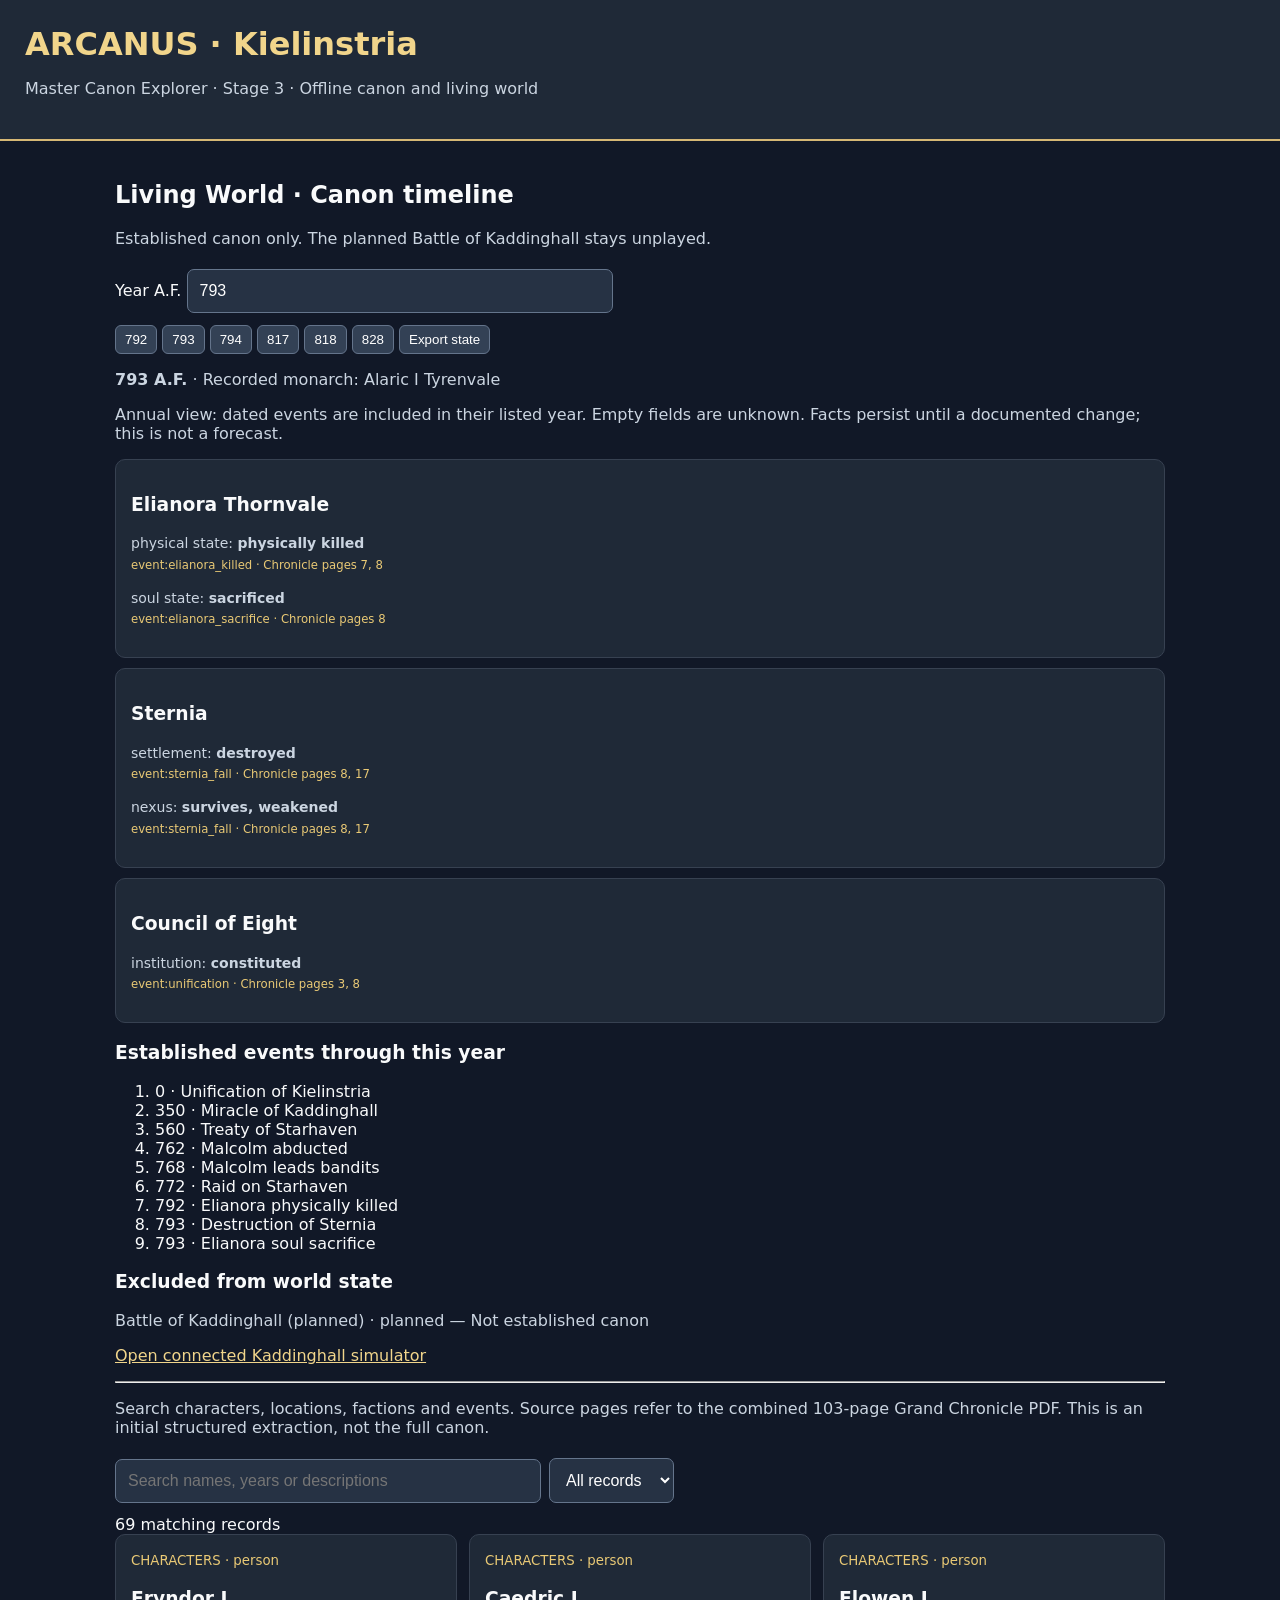
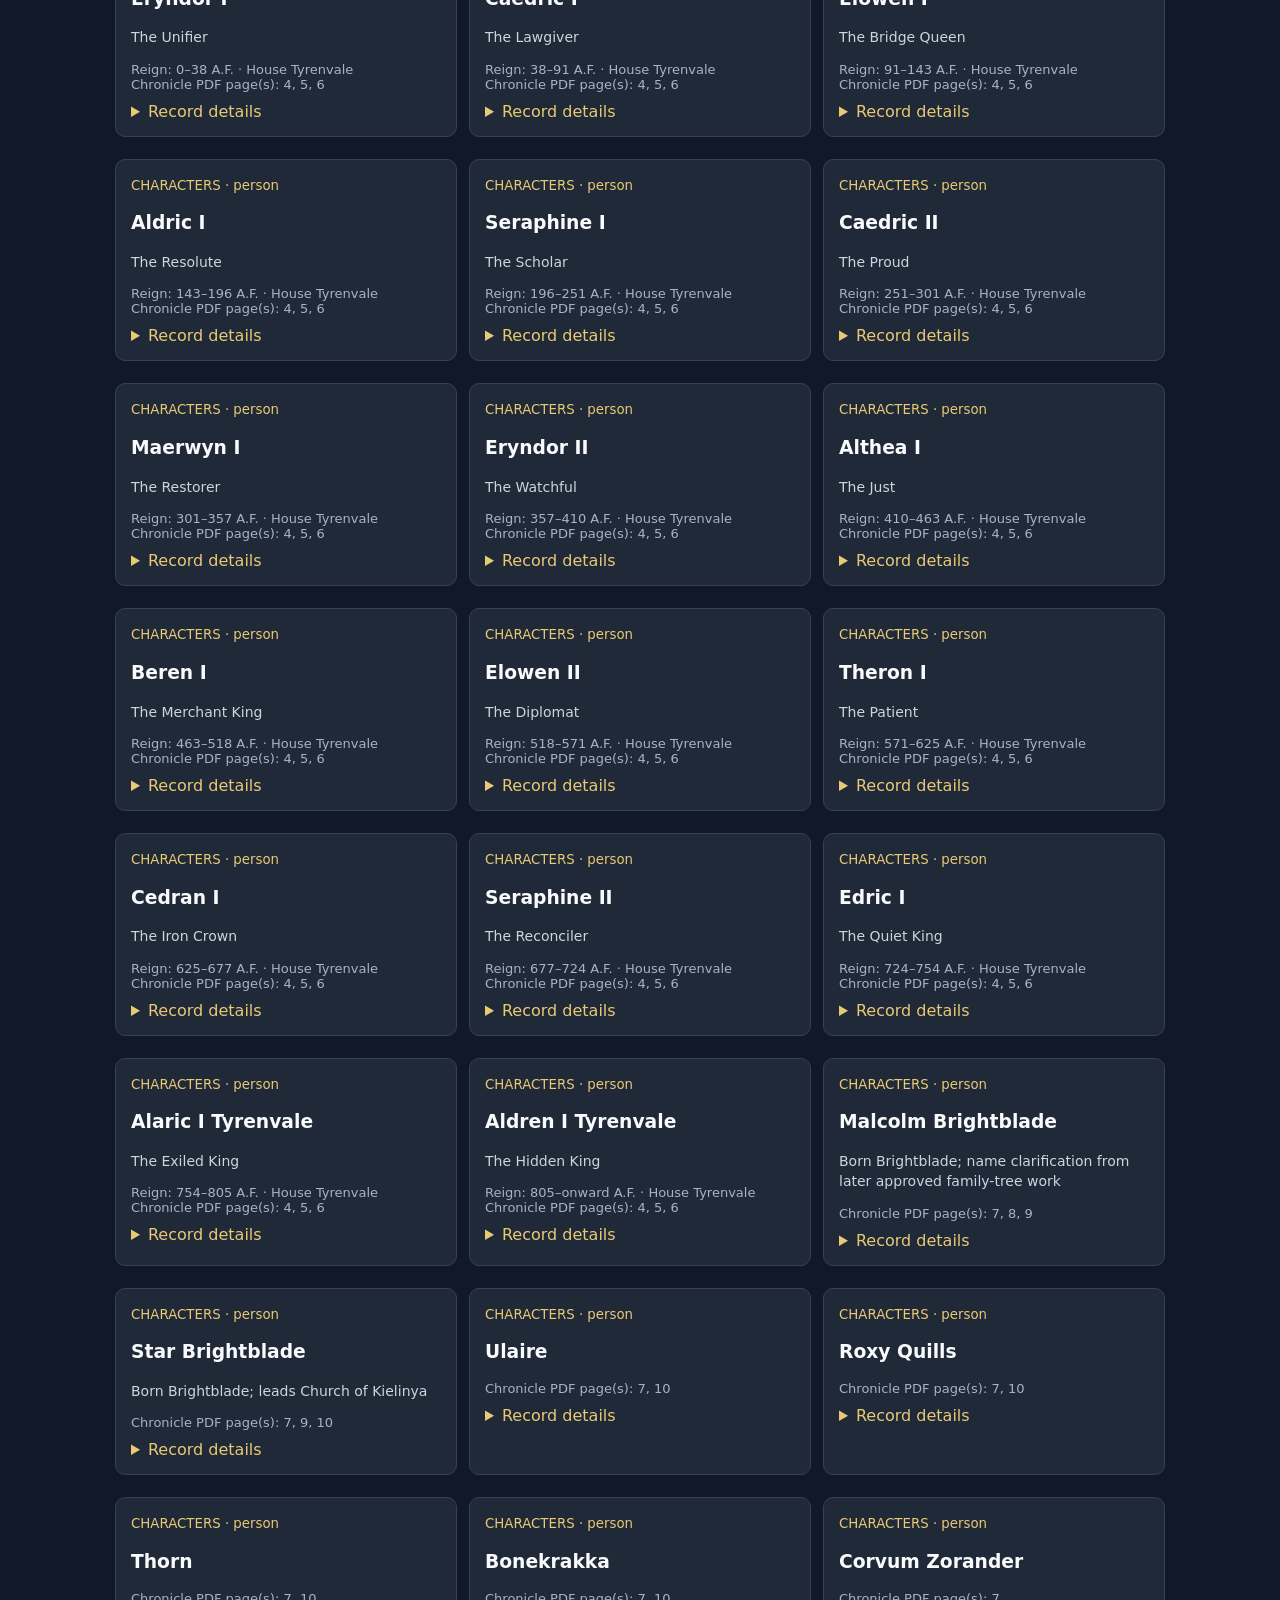
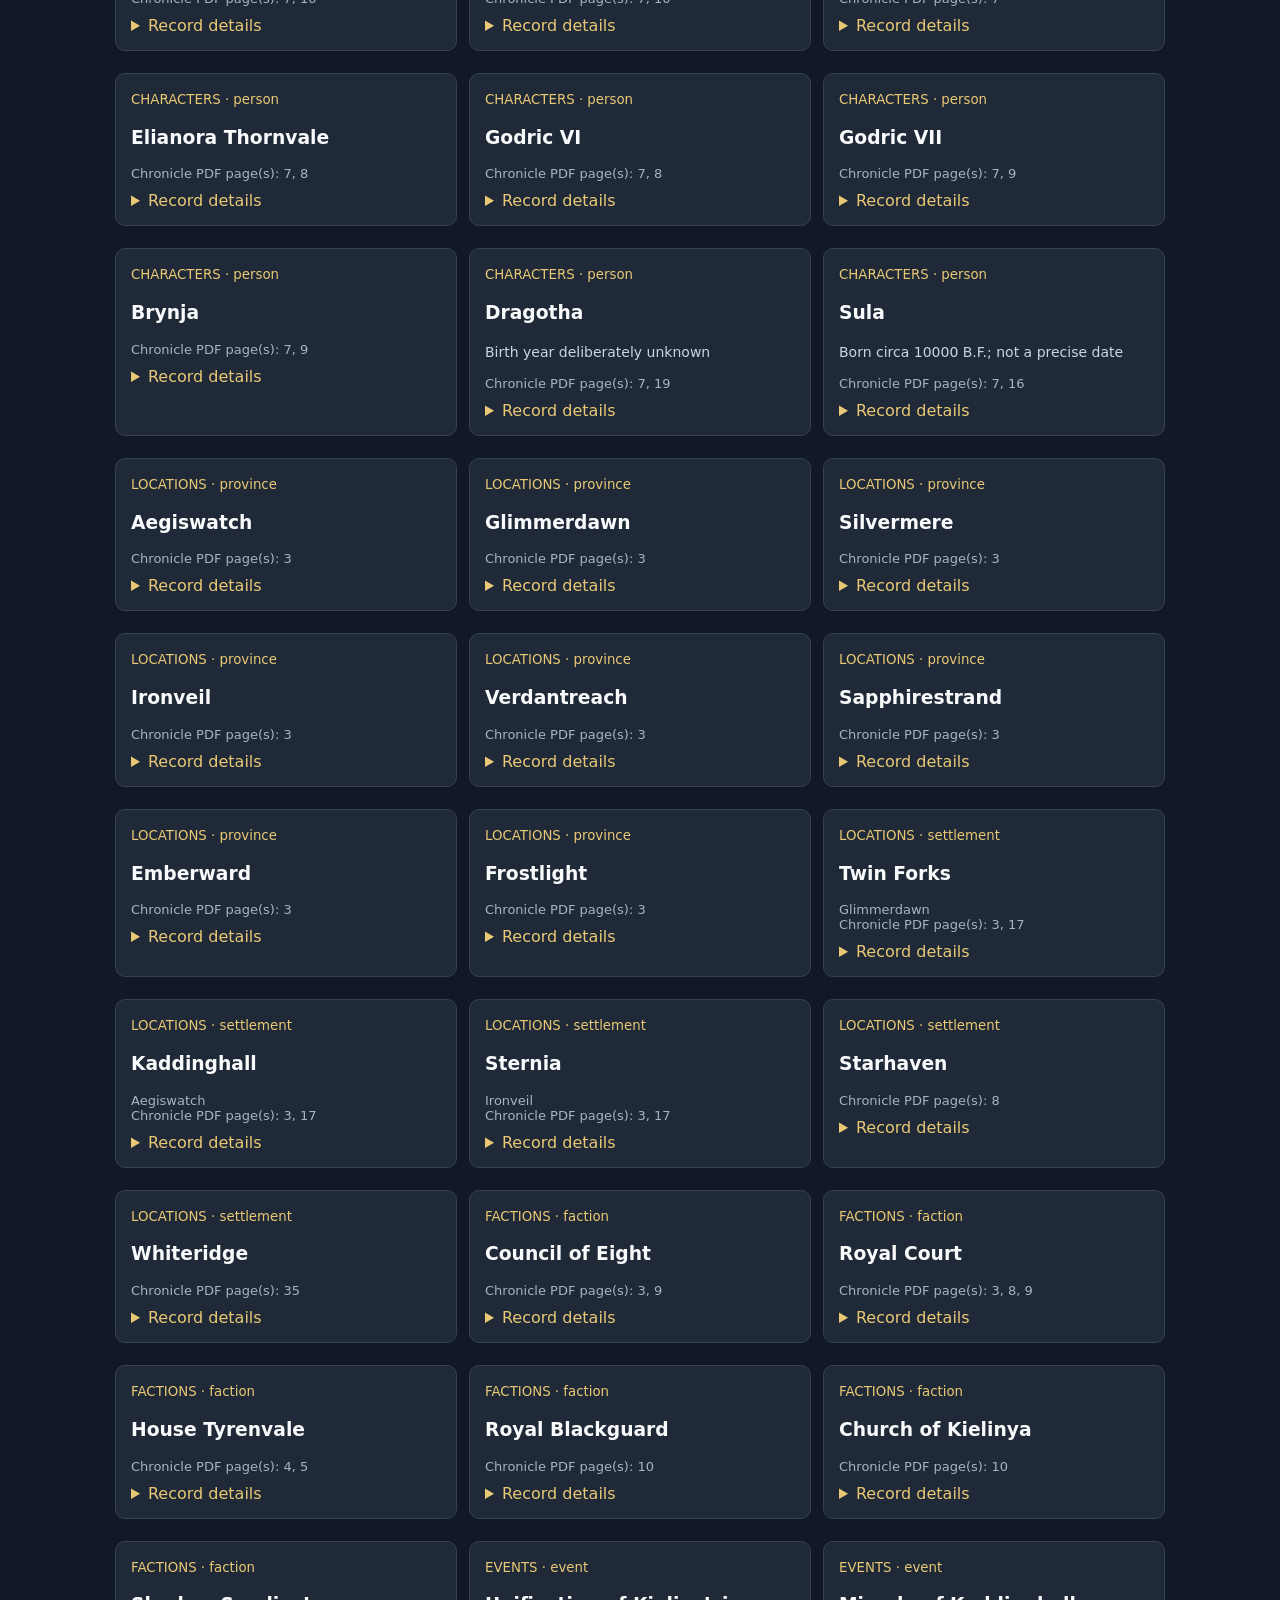
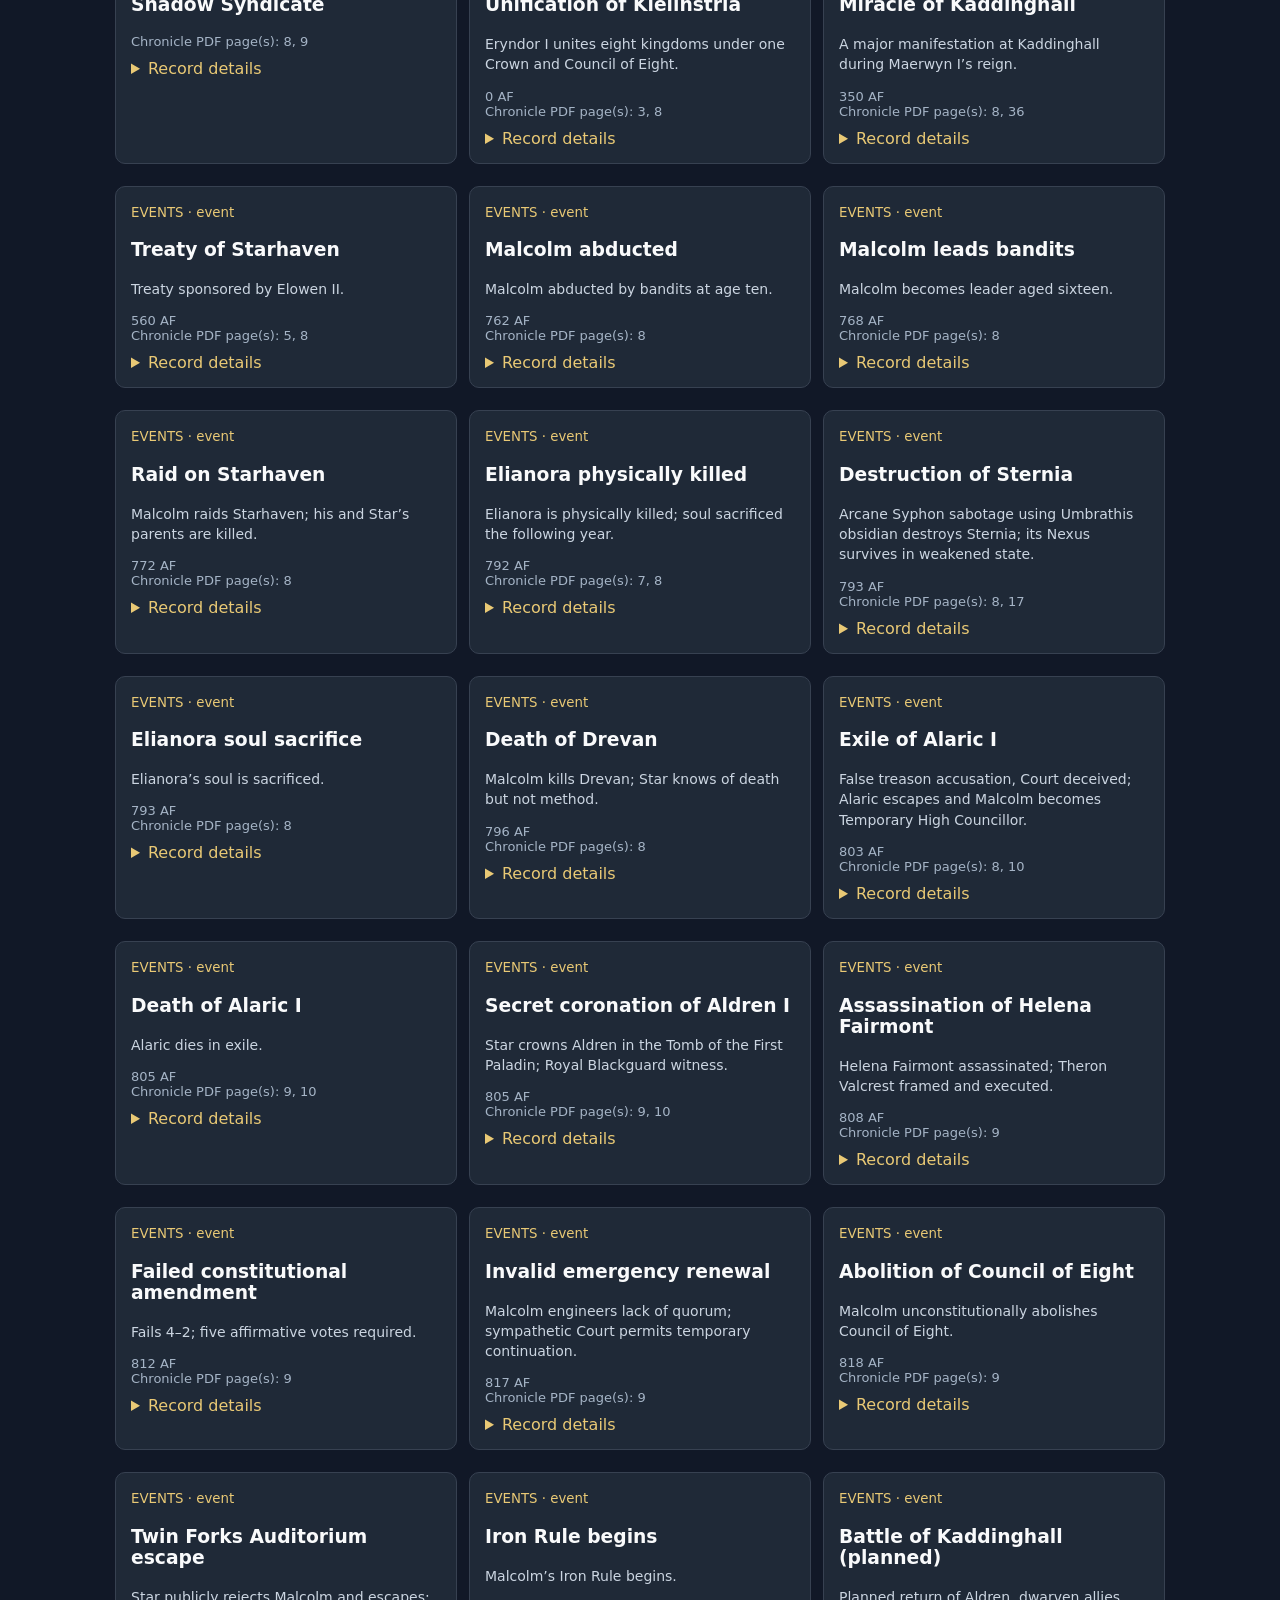
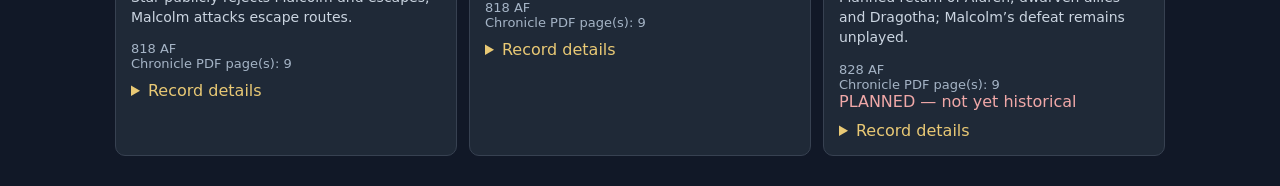
<file: Arcanus-Stage-3/index.html>
<!doctype html><html lang="en"><meta charset="utf-8"><meta name="viewport" content="width=device-width,initial-scale=1"><title>Arcanus | Kielinstria Canon Explorer</title><style>a{color:#f1d58b}.item{margin-bottom:10px}body{font:16px system-ui;background:#111827;color:#f9fafb;margin:0}header{padding:25px;background:#1f2937;border-bottom:2px solid #d6b875}main{max-width:1050px;margin:auto;padding:20px}h1{margin:0;color:#f1d58b}p{color:#cbd5e1}input,select{background:#263244;color:white;border:1px solid #65758c;border-radius:7px;padding:12px;font-size:16px;margin:5px 8px 12px 0}input{width:min(400px,90%)}#results{display:grid;grid-template-columns:repeat(auto-fill,minmax(270px,1fr));gap:12px}.item{background:#1f2937;border:1px solid #374151;padding:15px;border-radius:10px}small{color:#e9c975}.status{color:#f0a8a8}.item p{font-size:14px;line-height:1.45}.meta{color:#a5b4c6;font-size:13px}button{cursor:pointer;background:#334155;color:white;border:1px solid #64748b;border-radius:6px;padding:6px 9px}details{margin-top:10px}summary{cursor:pointer;color:#e9c975}.record-fields{font-size:14px;line-height:1.5;overflow-wrap:anywhere}.record-fields dt{font-weight:650;color:#e9c975;margin-top:12px}.record-fields dd{margin:3px 0 0;color:#e5e7eb}</style><header><h1>ARCANUS · Kielinstria</h1><p>Master Canon Explorer · Stage 3 · Offline canon and living world</p></header><main><section id="living-world"><h2>Living World · Canon timeline</h2><p>Established canon only. The planned Battle of Kaddinghall stays unplayed.</p><label for="canon-year">Year A.F.</label> <input id="canon-year" type="number" min="0" max="9999" step="1" value="793"><div><button data-canon-year="792">792</button> <button data-canon-year="793">793</button> <button data-canon-year="794">794</button> <button data-canon-year="817">817</button> <button data-canon-year="818">818</button> <button data-canon-year="828">828</button> <button id="canon-export">Export state</button></div><div id="canon-state" aria-live="polite"></div><p><a href="Kaddinghall/index.html">Open connected Kaddinghall simulator</a></p></section><hr><p>Search characters, locations, factions and events. Source pages refer to the combined 103-page Grand Chronicle PDF. This is an initial structured extraction, not the full canon.</p><input id="search" placeholder="Search names, years or descriptions"><select id="category"><option value="all">All records</option><option value="characters">Characters</option><option value="locations">Locations</option><option value="factions">Factions</option><option value="events">Events</option></select><div id="count"></div><section id="results"></section></main><script src="canon-data.js"></script><script src="canon-engine.js"></script><script>const db=window.ARCANUS_DB;const esc=s=>String(s??'').replace(/[&<>"']/g,c=>({'&':'&amp;','<':'&lt;','>':'&gt;','"':'&quot;',"'":'&#39;'}[c]));
function recordDetails(record){
 const records=['characters','locations','factions','events'].flatMap(k=>db[k]);
 const name=id=>records.find(r=>r.id===id)?.name||'Unresolved reference';
 const date=d=>d?d.year+' '+(d.era==='AF'?'A.F.':d.era==='BF'?'B.F.':d.era):'Not recorded';
 const rows=[];
 const row=(label,value)=>{if(value!==undefined&&value!=='')rows.push('<dt>'+esc(label)+'</dt><dd>'+esc(value===null?'Not recorded':value)+'</dd>')};
 row('Name',record.name);
 row('Record type',record.type?record.type[0].toUpperCase()+record.type.slice(1):undefined);
 row('Canon status',record.canon_status==='established'?'Confirmed canon':record.canon_status==='planned'?'Planned — not yet historical':record.canon_status);
 row('Also known as',record.aliases?.length?record.aliases.join('; '):undefined);
 row('Title',record.title);row('Description',record.description);row('Notes',record.notes);
 if(record.birth)row('Born',date(record.birth));
 if(record.date)row('Date',date(record.date));
 if(record.reign)row('Recorded reign',record.reign.start_af+'–'+(record.reign.end_af??'onward')+' A.F.');
 row('Dynasty',record.dynasty);row('Succession order',record.succession_index);
 row('Realm',record.realm);row('Province',record.province);
 if(record.capital!==undefined)row('Capital',record.capital?'Yes':'No');
 row('Nexus type',record.nexus_type);row('Nexus condition after 793 A.F.',record.nexus_condition_after_793);
 if(record.abolished_af!==undefined)row('Abolished',record.abolished_af+' A.F.');
 if(record.related_ids?.length)row('Related people and places',record.related_ids.map(name).join('; '));
 const relations=(db.relationships||[]).filter(r=>r.subject_id===record.id||r.object_id===record.id);
 for(const r of relations){const forward=r.subject_id===record.id;const labels={parent_of:forward?'Parent of':'Child of',sibling_of:'Sibling of',succeeded_by:forward?'Succeeded by':'Predecessor'};row(labels[r.predicate]||'Relationship',name(forward?r.object_id:r.subject_id)+' (Chronicle pages '+r.sources.flatMap(s=>s.pages).join(', ')+')')}
 for(const source of record.sources||[])row('Source',source.document==='ARCANUS_Grand_Chronicle_Complete_12_Volumes.pdf'?'Grand Chronicle, complete 12 volumes — PDF pages '+source.pages.join(', '):source.document+' — pages '+source.pages.join(', '));
 return '<dl class="record-fields">'+rows.join('')+'</dl>';
}
function render(){const q=document.getElementById('search').value.toLowerCase(),cat=document.getElementById('category').value;let items=[];for(const k of ['characters','locations','factions','events'])if(cat==='all'||cat===k)for(const v of db[k])items.push({...v,category:k});items=items.filter(x=>JSON.stringify(x).toLowerCase().includes(q));document.getElementById('count').textContent=items.length+' matching records';document.getElementById('results').innerHTML=items.map(x=>{let d=x.description||x.notes||x.title||'',date=x.date?`${x.date.year} ${x.date.era}`:'',reign=x.reign?`Reign: ${x.reign.start_af}–${x.reign.end_af??'onward'} A.F.`:'',sources=x.sources.flatMap(s=>s.pages).join(', ');return `<article class="item"><small>${esc(x.category.toUpperCase())} · ${esc(x.type)}</small><h3>${esc(x.name)}</h3><p>${esc(d)}</p><div class="meta">${esc([date,reign,x.province,x.dynasty].filter(Boolean).join(' · '))}</div><div class="meta">Chronicle PDF page(s): ${esc(sources)}</div>${x.canon_status==='planned'?'<div class="status">PLANNED — not yet historical</div>':''}<details><summary>Record details</summary>${recordDetails(x)}</details></article>`}).join('')}document.getElementById('search').addEventListener('input',render);document.getElementById('category').addEventListener('change',render);render();</script><script src="canon-panel.js"></script></html>
</file>
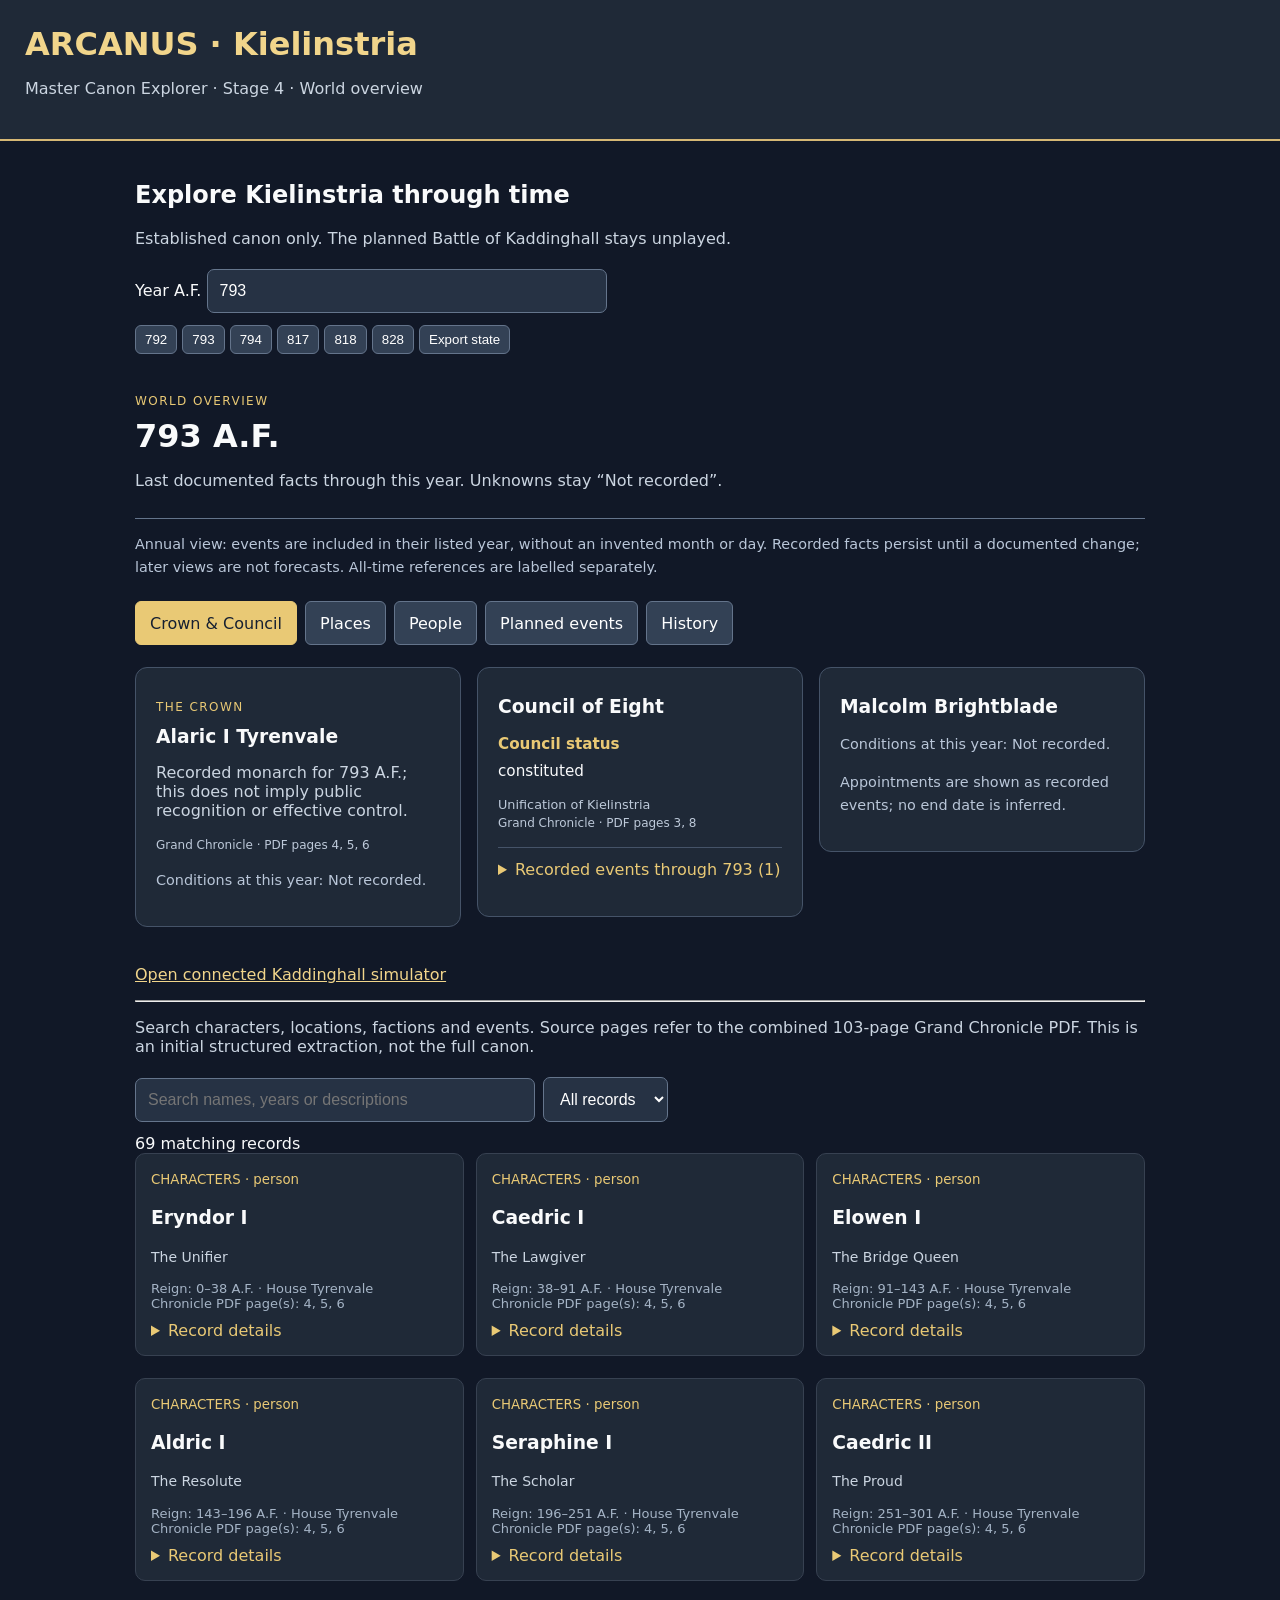
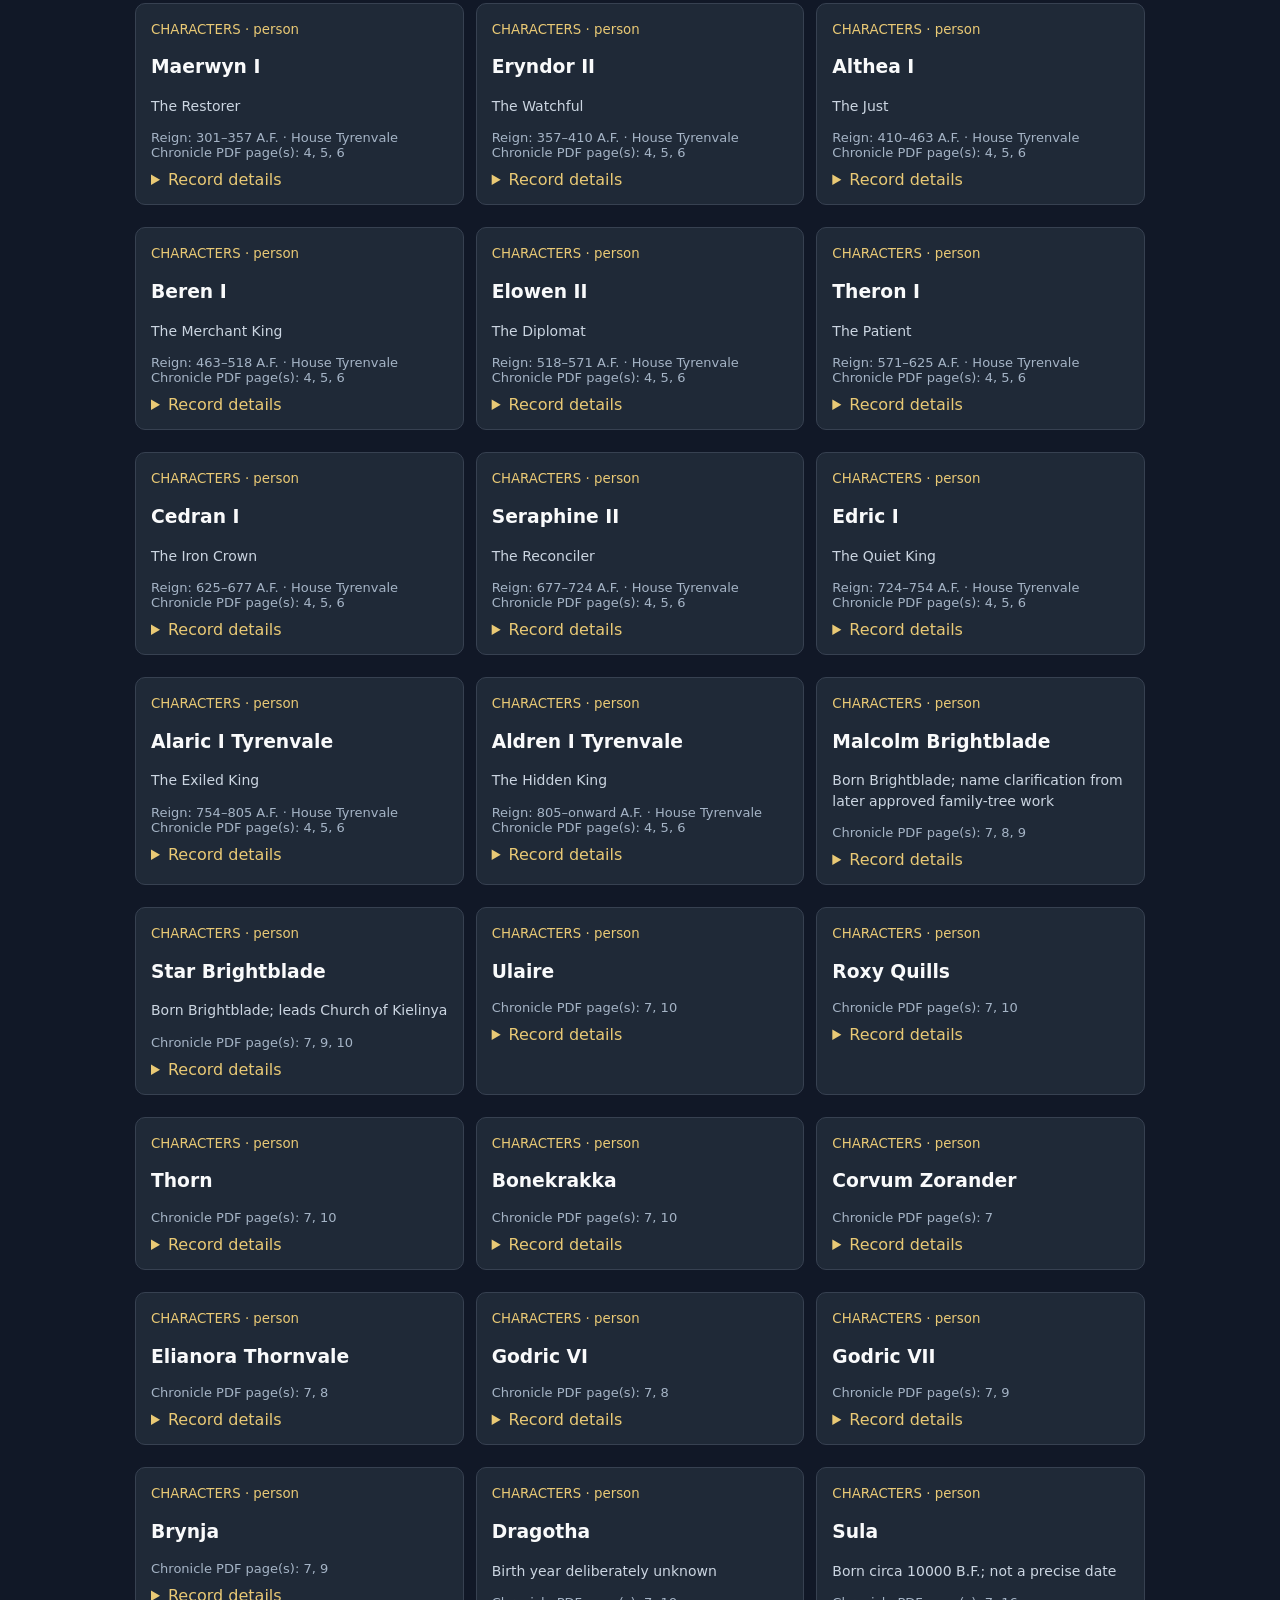
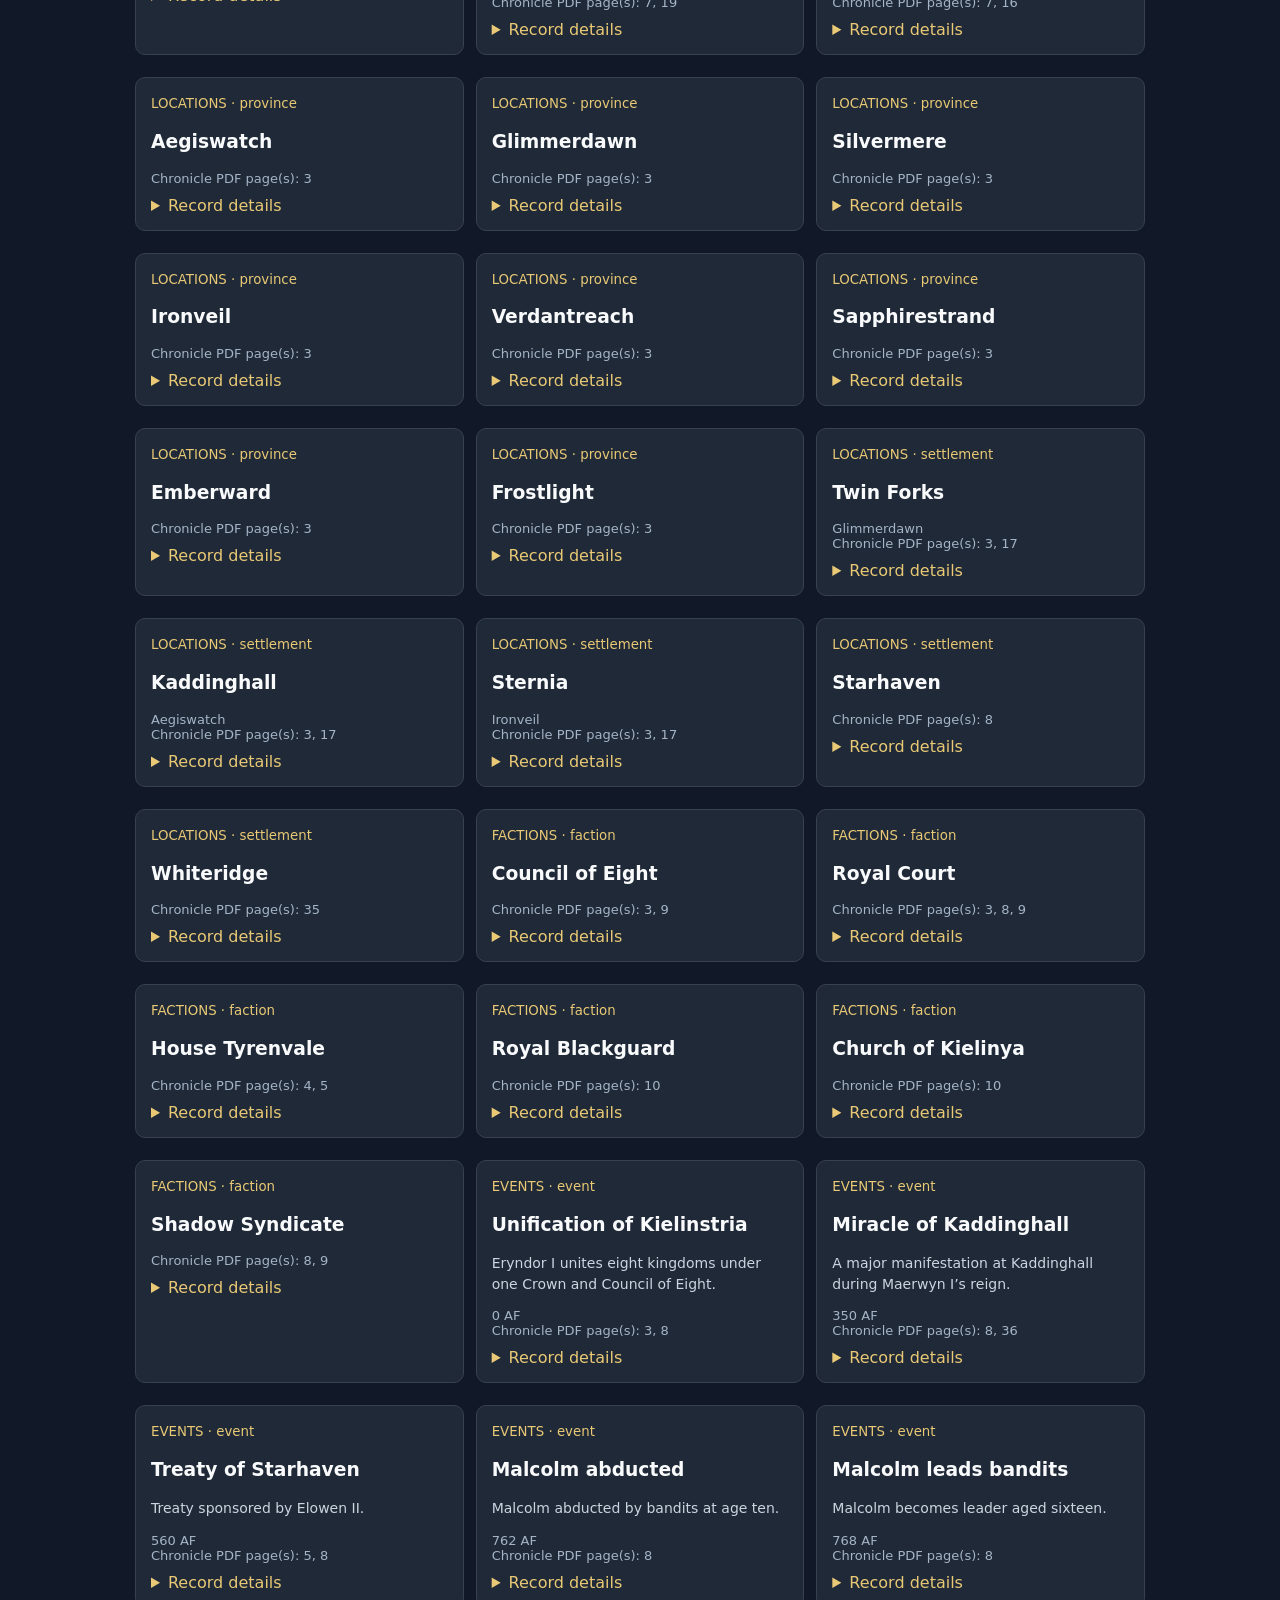
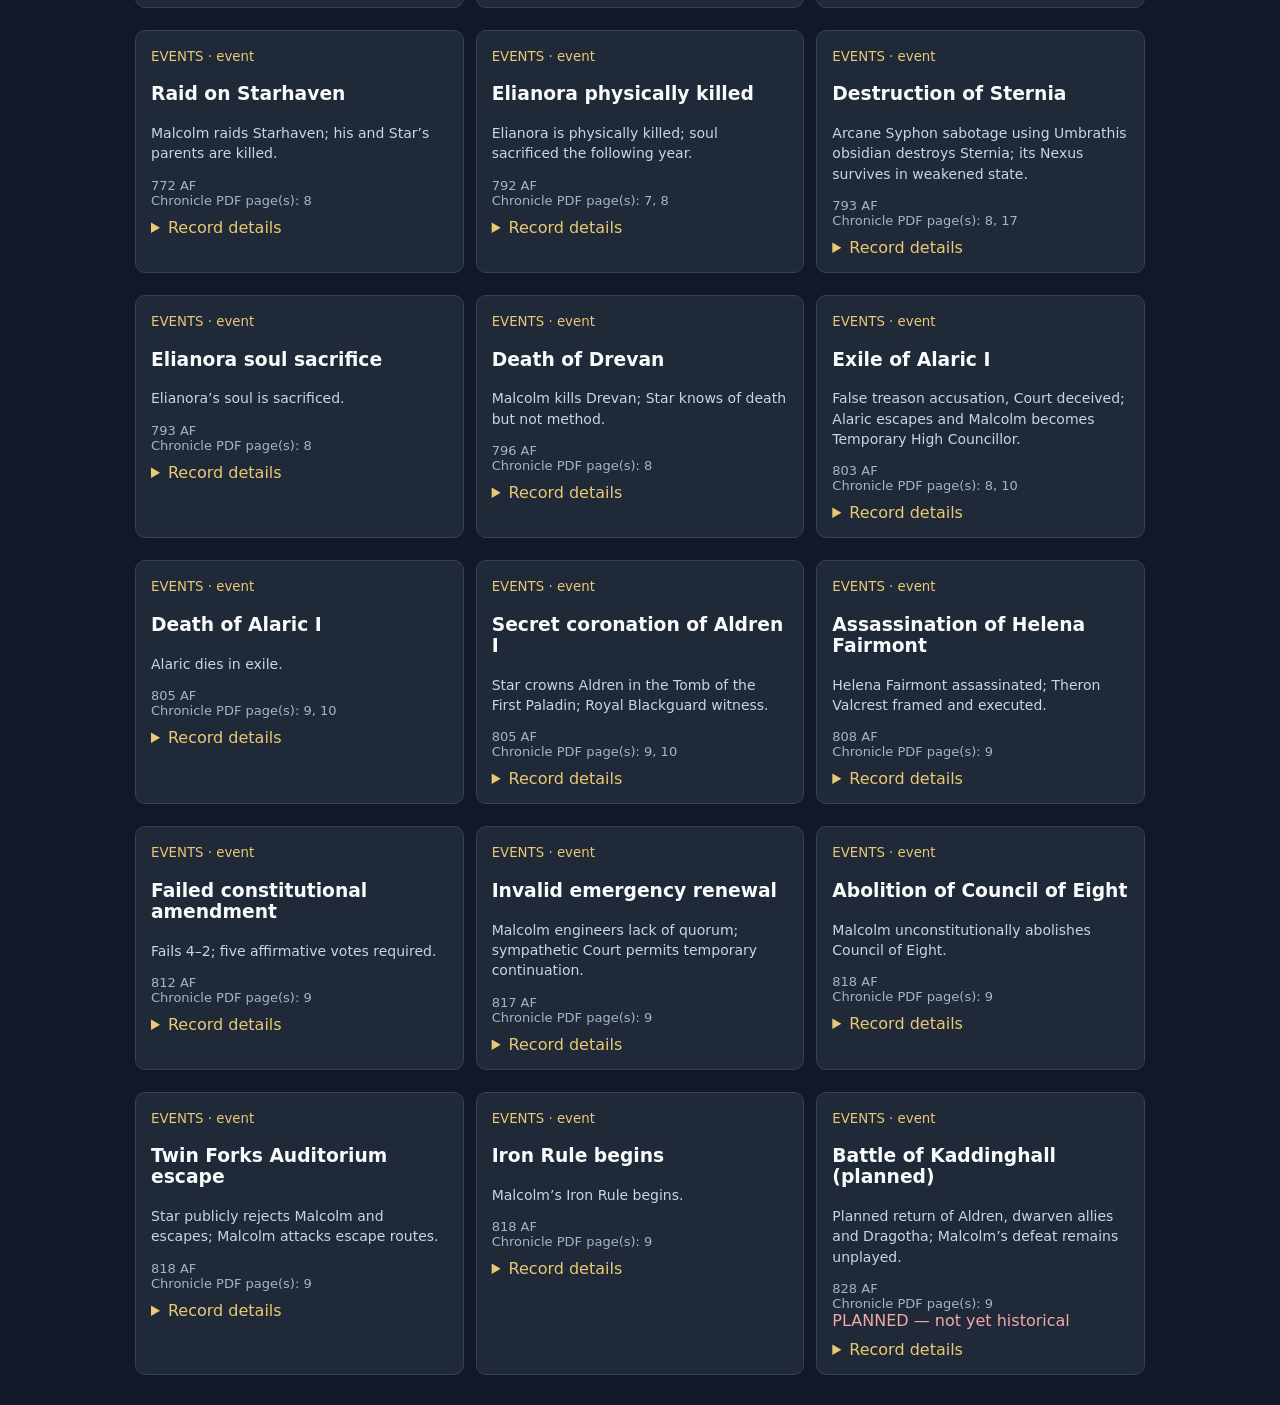
<file: Arcanus-Stage-4/index.html>
<!doctype html><html lang="en"><meta charset="utf-8"><meta name="viewport" content="width=device-width,initial-scale=1"><title>Arcanus | Kielinstria Canon Explorer</title><style>a{color:#f1d58b}.item{margin-bottom:10px}body{font:16px system-ui;background:#111827;color:#f9fafb;margin:0}header{padding:25px;background:#1f2937;border-bottom:2px solid #d6b875}main{max-width:1050px;margin:auto;padding:20px}h1{margin:0;color:#f1d58b}p{color:#cbd5e1}input,select{background:#263244;color:white;border:1px solid #65758c;border-radius:7px;padding:12px;font-size:16px;margin:5px 8px 12px 0}input{width:min(400px,90%)}#results{display:grid;grid-template-columns:repeat(auto-fill,minmax(270px,1fr));gap:12px}.item{background:#1f2937;border:1px solid #374151;padding:15px;border-radius:10px}small{color:#e9c975}.status{color:#f0a8a8}.item p{font-size:14px;line-height:1.45}.meta{color:#a5b4c6;font-size:13px}button{cursor:pointer;background:#334155;color:white;border:1px solid #64748b;border-radius:6px;padding:6px 9px}details{margin-top:10px}summary{cursor:pointer;color:#e9c975}.record-fields{font-size:14px;line-height:1.5;overflow-wrap:anywhere}.record-fields dt{font-weight:650;color:#e9c975;margin-top:12px}.record-fields dd{margin:3px 0 0;color:#e5e7eb}</style><link rel="stylesheet" href="world-overview.css"><header><h1>ARCANUS · Kielinstria</h1><p>Master Canon Explorer · Stage 4 · World overview</p></header><main><section id="living-world"><h2>Explore Kielinstria through time</h2><p>Established canon only. The planned Battle of Kaddinghall stays unplayed.</p><label for="canon-year">Year A.F.</label> <input id="canon-year" type="number" min="0" max="9999" step="1" value="793"><div><button data-canon-year="792">792</button> <button data-canon-year="793">793</button> <button data-canon-year="794">794</button> <button data-canon-year="817">817</button> <button data-canon-year="818">818</button> <button data-canon-year="828">828</button> <button id="canon-export">Export state</button></div><div id="canon-state" aria-live="polite"></div><p><a href="Kaddinghall/index.html">Open connected Kaddinghall simulator</a></p></section><hr><p>Search characters, locations, factions and events. Source pages refer to the combined 103-page Grand Chronicle PDF. This is an initial structured extraction, not the full canon.</p><input id="search" placeholder="Search names, years or descriptions"><select id="category"><option value="all">All records</option><option value="characters">Characters</option><option value="locations">Locations</option><option value="factions">Factions</option><option value="events">Events</option></select><div id="count"></div><section id="results"></section></main><script src="canon-data.js"></script><script src="canon-engine.js"></script><script>const db=window.ARCANUS_DB;const esc=s=>String(s??'').replace(/[&<>"']/g,c=>({'&':'&amp;','<':'&lt;','>':'&gt;','"':'&quot;',"'":'&#39;'}[c]));
function recordDetails(record){
 const records=['characters','locations','factions','events'].flatMap(k=>db[k]);
 const name=id=>records.find(r=>r.id===id)?.name||'Unresolved reference';
 const date=d=>d?d.year+' '+(d.era==='AF'?'A.F.':d.era==='BF'?'B.F.':d.era):'Not recorded';
 const rows=[];
 const row=(label,value)=>{if(value!==undefined&&value!=='')rows.push('<dt>'+esc(label)+'</dt><dd>'+esc(value===null?'Not recorded':value)+'</dd>')};
 row('Name',record.name);
 row('Record type',record.type?record.type[0].toUpperCase()+record.type.slice(1):undefined);
 row('Canon status',record.canon_status==='established'?'Confirmed canon':record.canon_status==='planned'?'Planned — not yet historical':record.canon_status);
 row('Also known as',record.aliases?.length?record.aliases.join('; '):undefined);
 row('Title',record.title);row('Description',record.description);row('Notes',record.notes);
 if(record.birth)row('Born',date(record.birth));
 if(record.date)row('Date',date(record.date));
 if(record.reign)row('Recorded reign',record.reign.start_af+'–'+(record.reign.end_af??'onward')+' A.F.');
 row('Dynasty',record.dynasty);row('Succession order',record.succession_index);
 row('Realm',record.realm);row('Province',record.province);
 if(record.capital!==undefined)row('Capital',record.capital?'Yes':'No');
 row('Nexus type',record.nexus_type);row('Nexus condition after 793 A.F.',record.nexus_condition_after_793);
 if(record.abolished_af!==undefined)row('Abolished',record.abolished_af+' A.F.');
 if(record.related_ids?.length)row('Related people and places',record.related_ids.map(name).join('; '));
 const relations=(db.relationships||[]).filter(r=>r.subject_id===record.id||r.object_id===record.id);
 for(const r of relations){const forward=r.subject_id===record.id;const labels={parent_of:forward?'Parent of':'Child of',sibling_of:'Sibling of',succeeded_by:forward?'Succeeded by':'Predecessor'};row(labels[r.predicate]||'Relationship',name(forward?r.object_id:r.subject_id)+' (Chronicle pages '+r.sources.flatMap(s=>s.pages).join(', ')+')')}
 for(const source of record.sources||[])row('Source',source.document==='ARCANUS_Grand_Chronicle_Complete_12_Volumes.pdf'?'Grand Chronicle, complete 12 volumes — PDF pages '+source.pages.join(', '):source.document+' — pages '+source.pages.join(', '));
 return '<dl class="record-fields">'+rows.join('')+'</dl>';
}
function render(){const q=document.getElementById('search').value.toLowerCase(),cat=document.getElementById('category').value;let items=[];for(const k of ['characters','locations','factions','events'])if(cat==='all'||cat===k)for(const v of db[k])items.push({...v,category:k});items=items.filter(x=>JSON.stringify(x).toLowerCase().includes(q));document.getElementById('count').textContent=items.length+' matching records';document.getElementById('results').innerHTML=items.map(x=>{let d=x.description||x.notes||x.title||'',date=x.date?`${x.date.year} ${x.date.era}`:'',reign=x.reign?`Reign: ${x.reign.start_af}–${x.reign.end_af??'onward'} A.F.`:'',sources=x.sources.flatMap(s=>s.pages).join(', ');return `<article class="item"><small>${esc(x.category.toUpperCase())} · ${esc(x.type)}</small><h3>${esc(x.name)}</h3><p>${esc(d)}</p><div class="meta">${esc([date,reign,x.province,x.dynasty].filter(Boolean).join(' · '))}</div><div class="meta">Chronicle PDF page(s): ${esc(sources)}</div>${x.canon_status==='planned'?'<div class="status">PLANNED — not yet historical</div>':''}<details><summary>Record details</summary>${recordDetails(x)}</details></article>`}).join('')}document.getElementById('search').addEventListener('input',render);document.getElementById('category').addEventListener('change',render);render();</script><script src="canon-panel.js"></script></html>
</file>
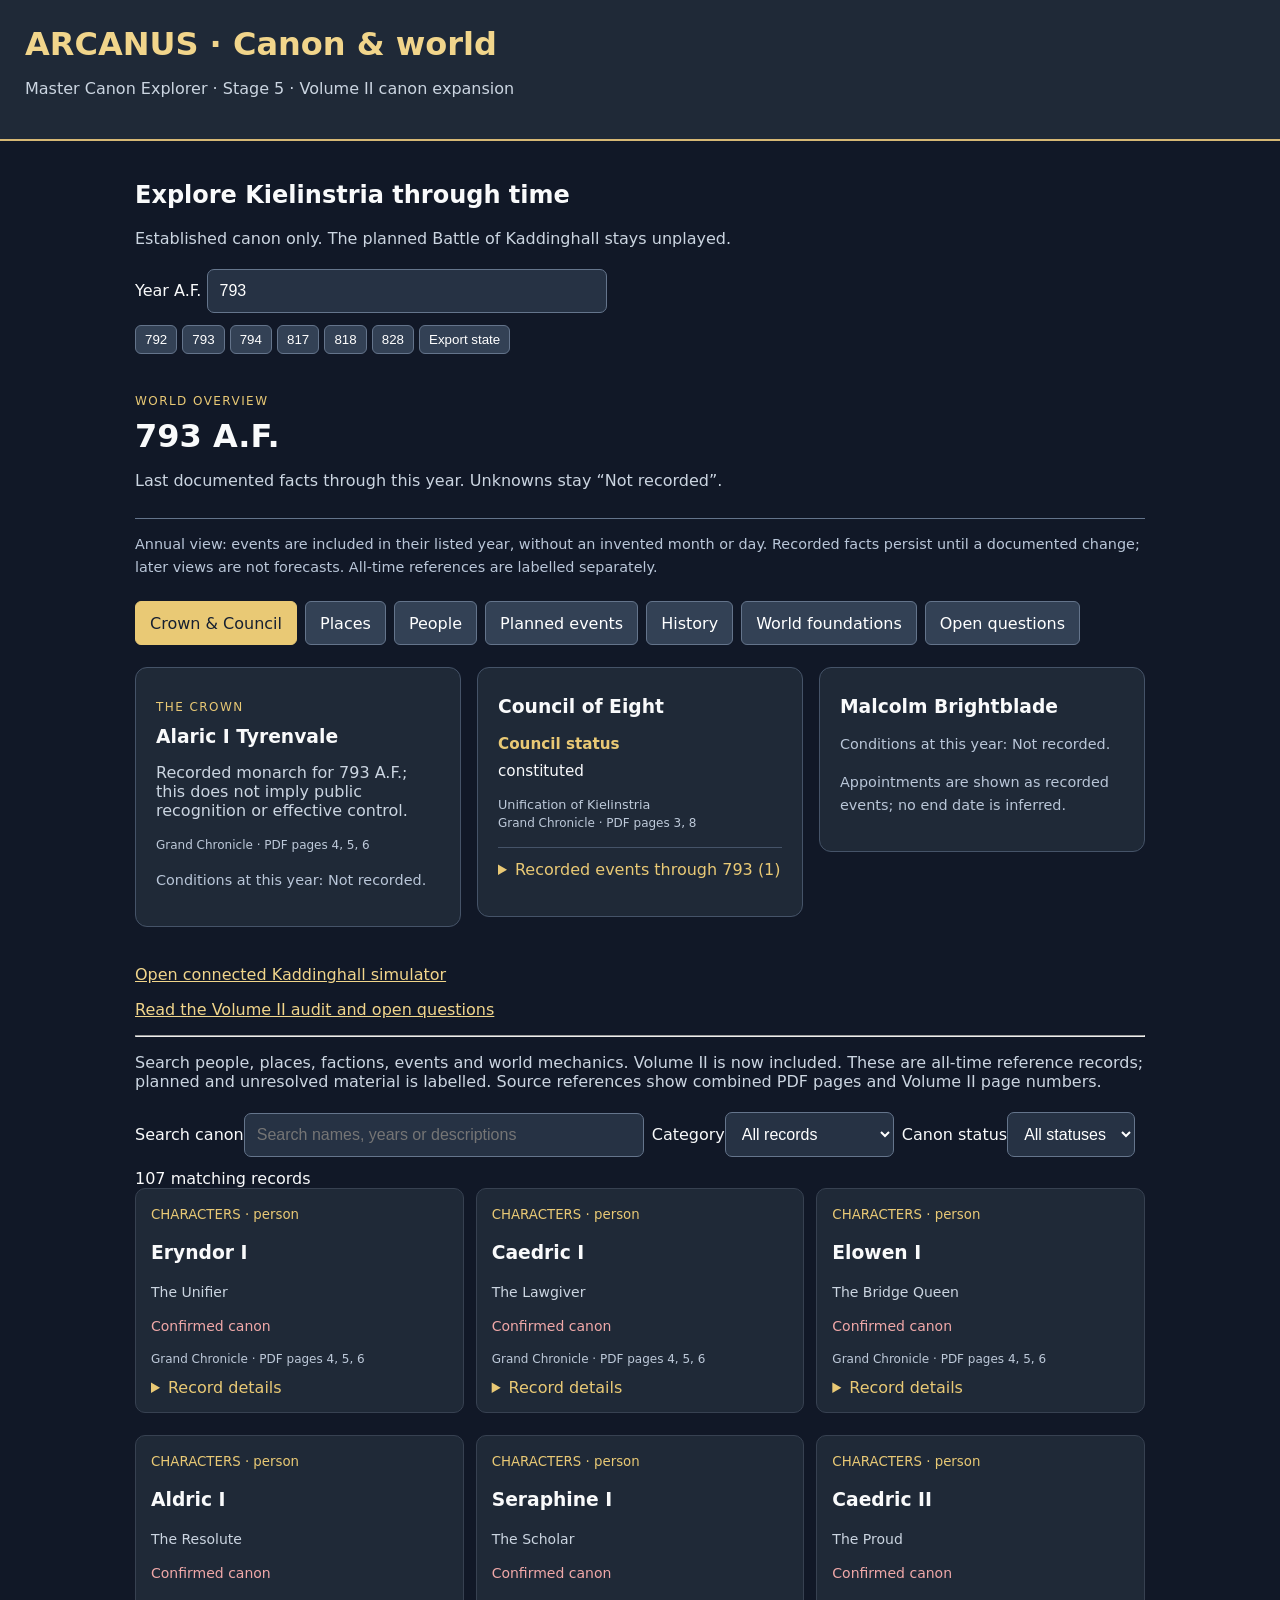
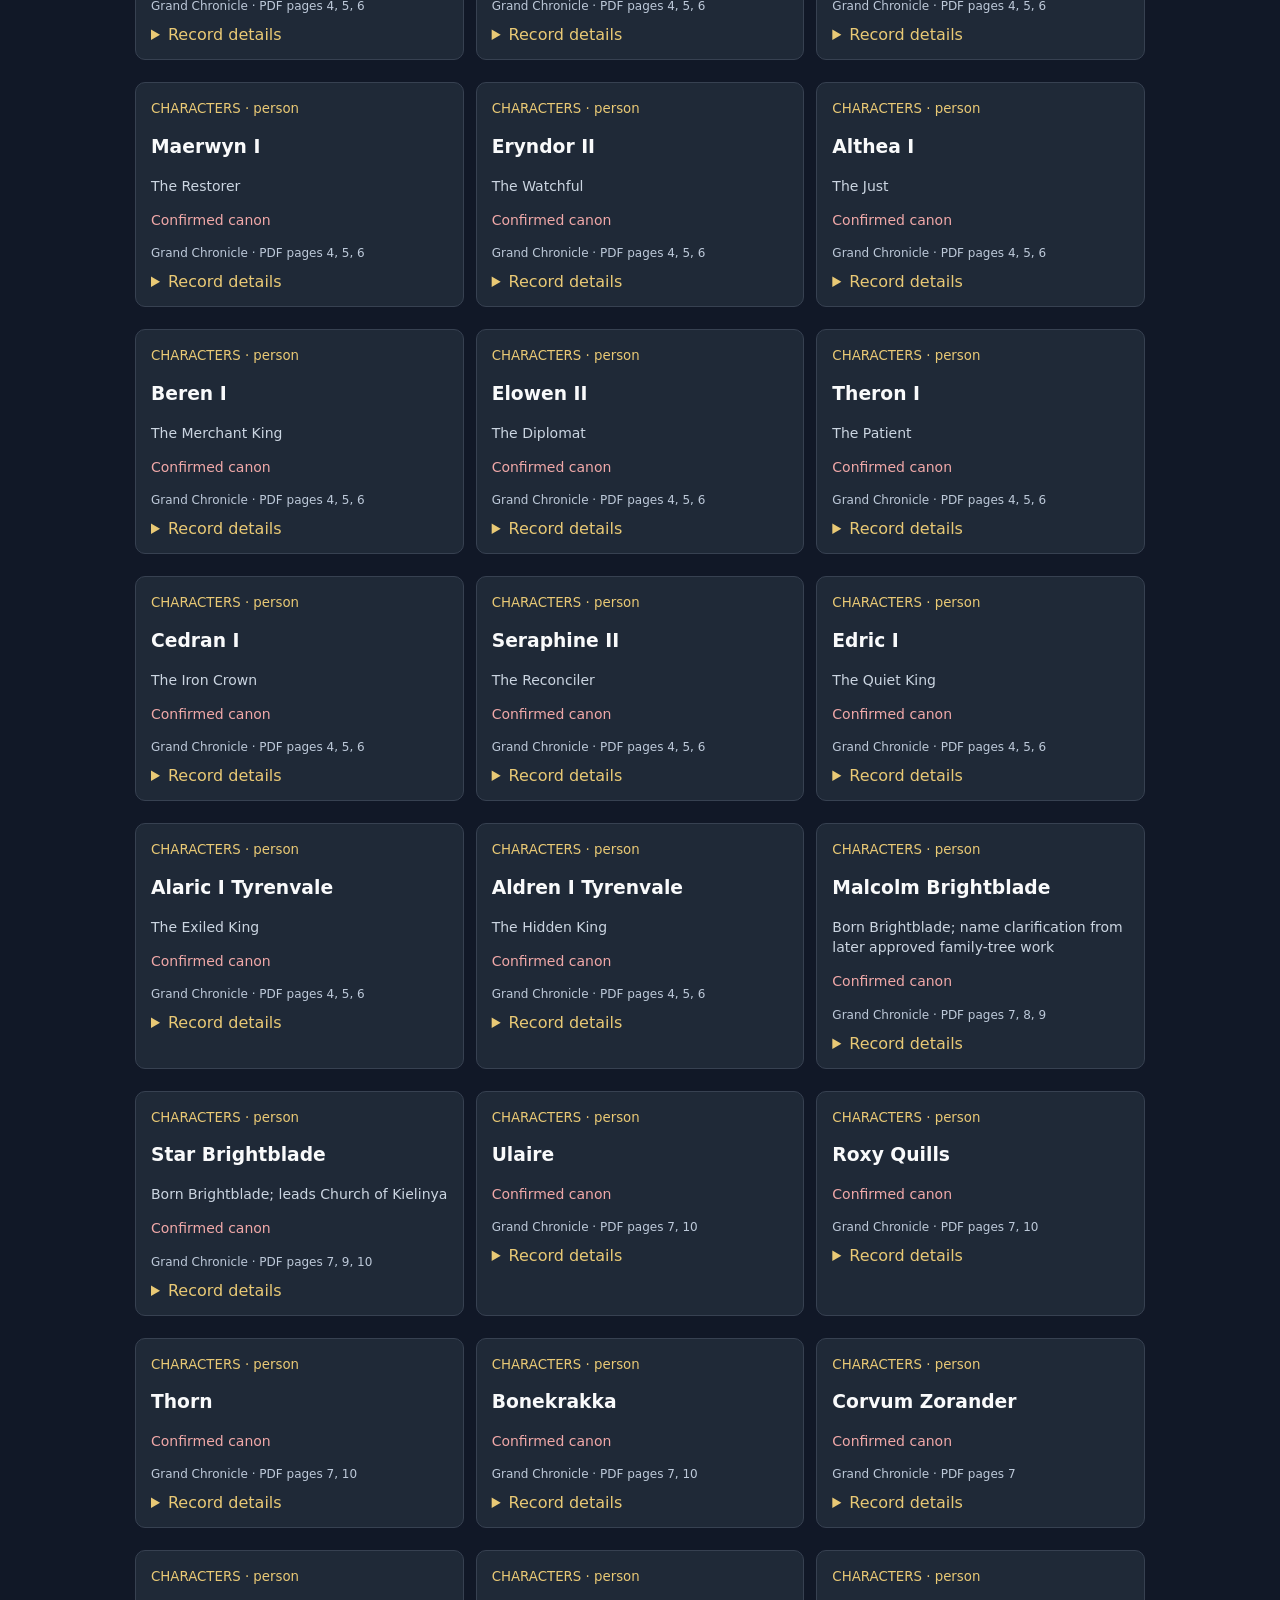
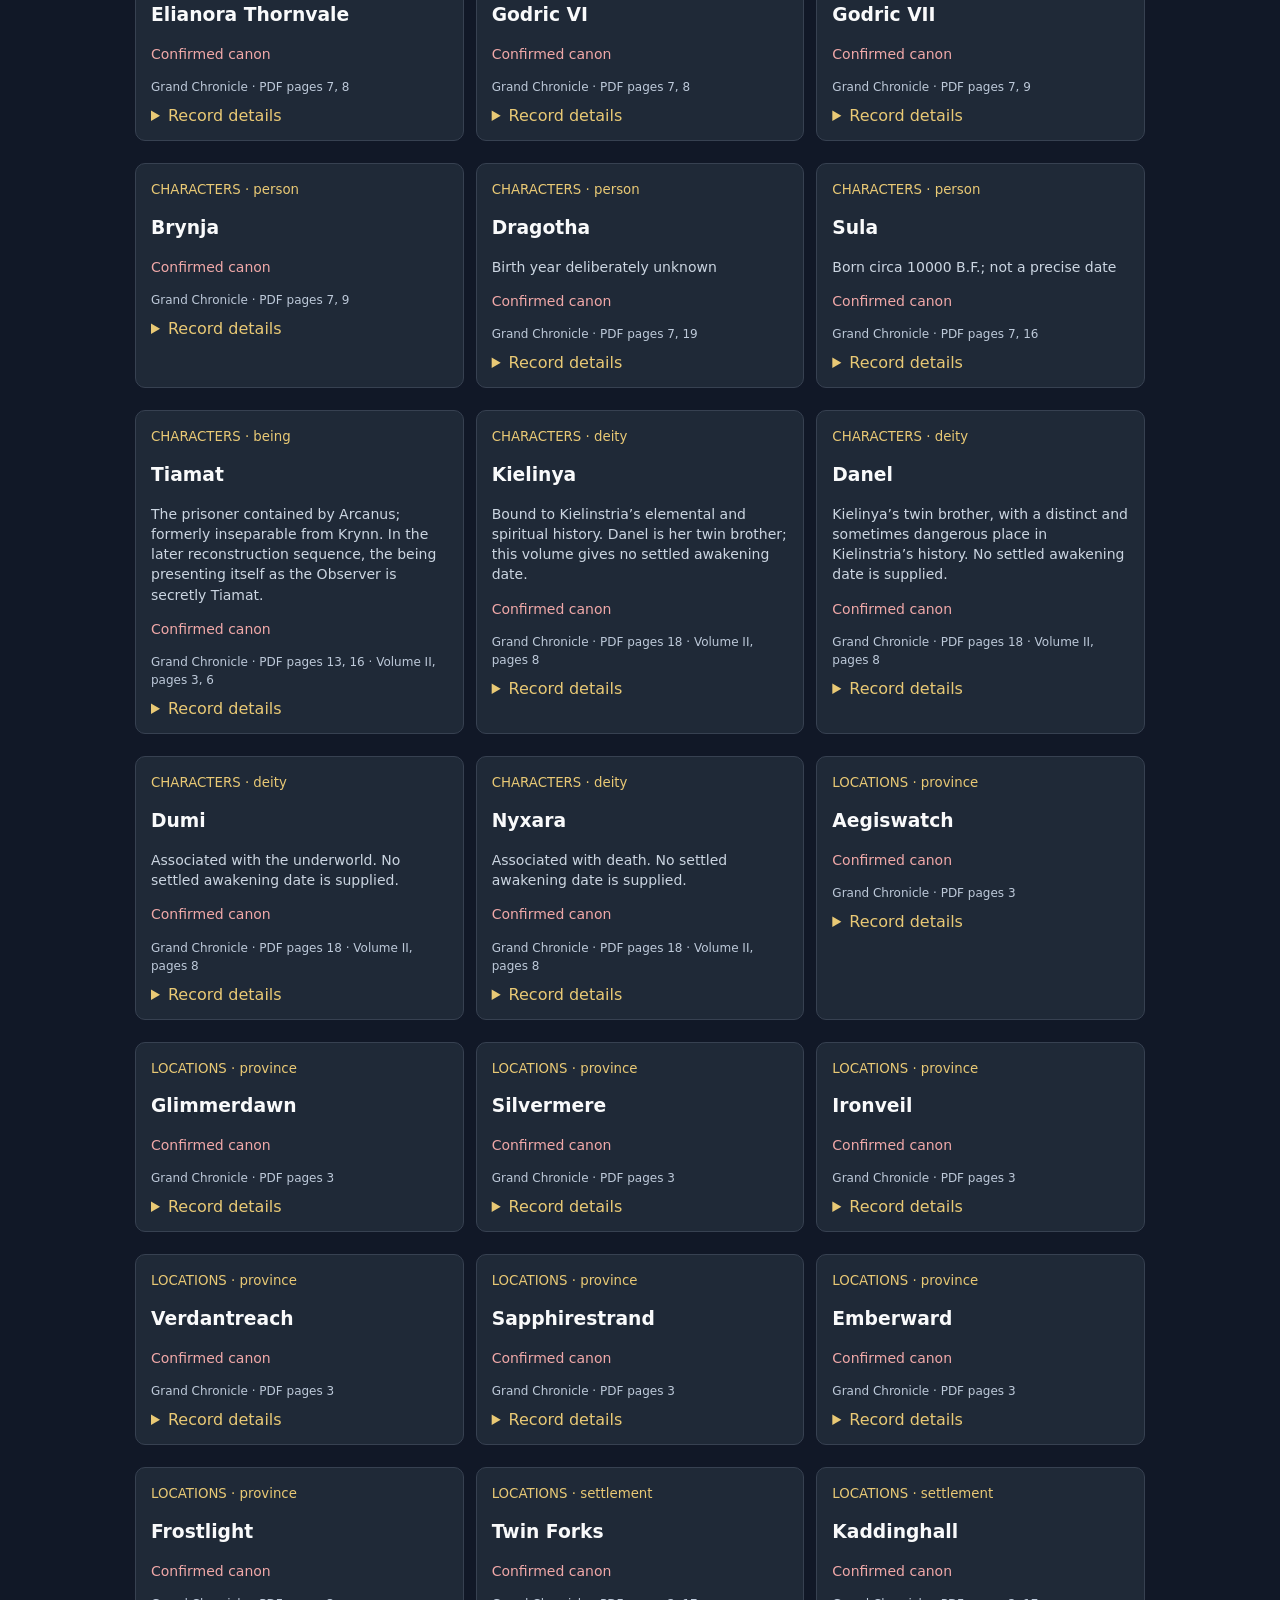
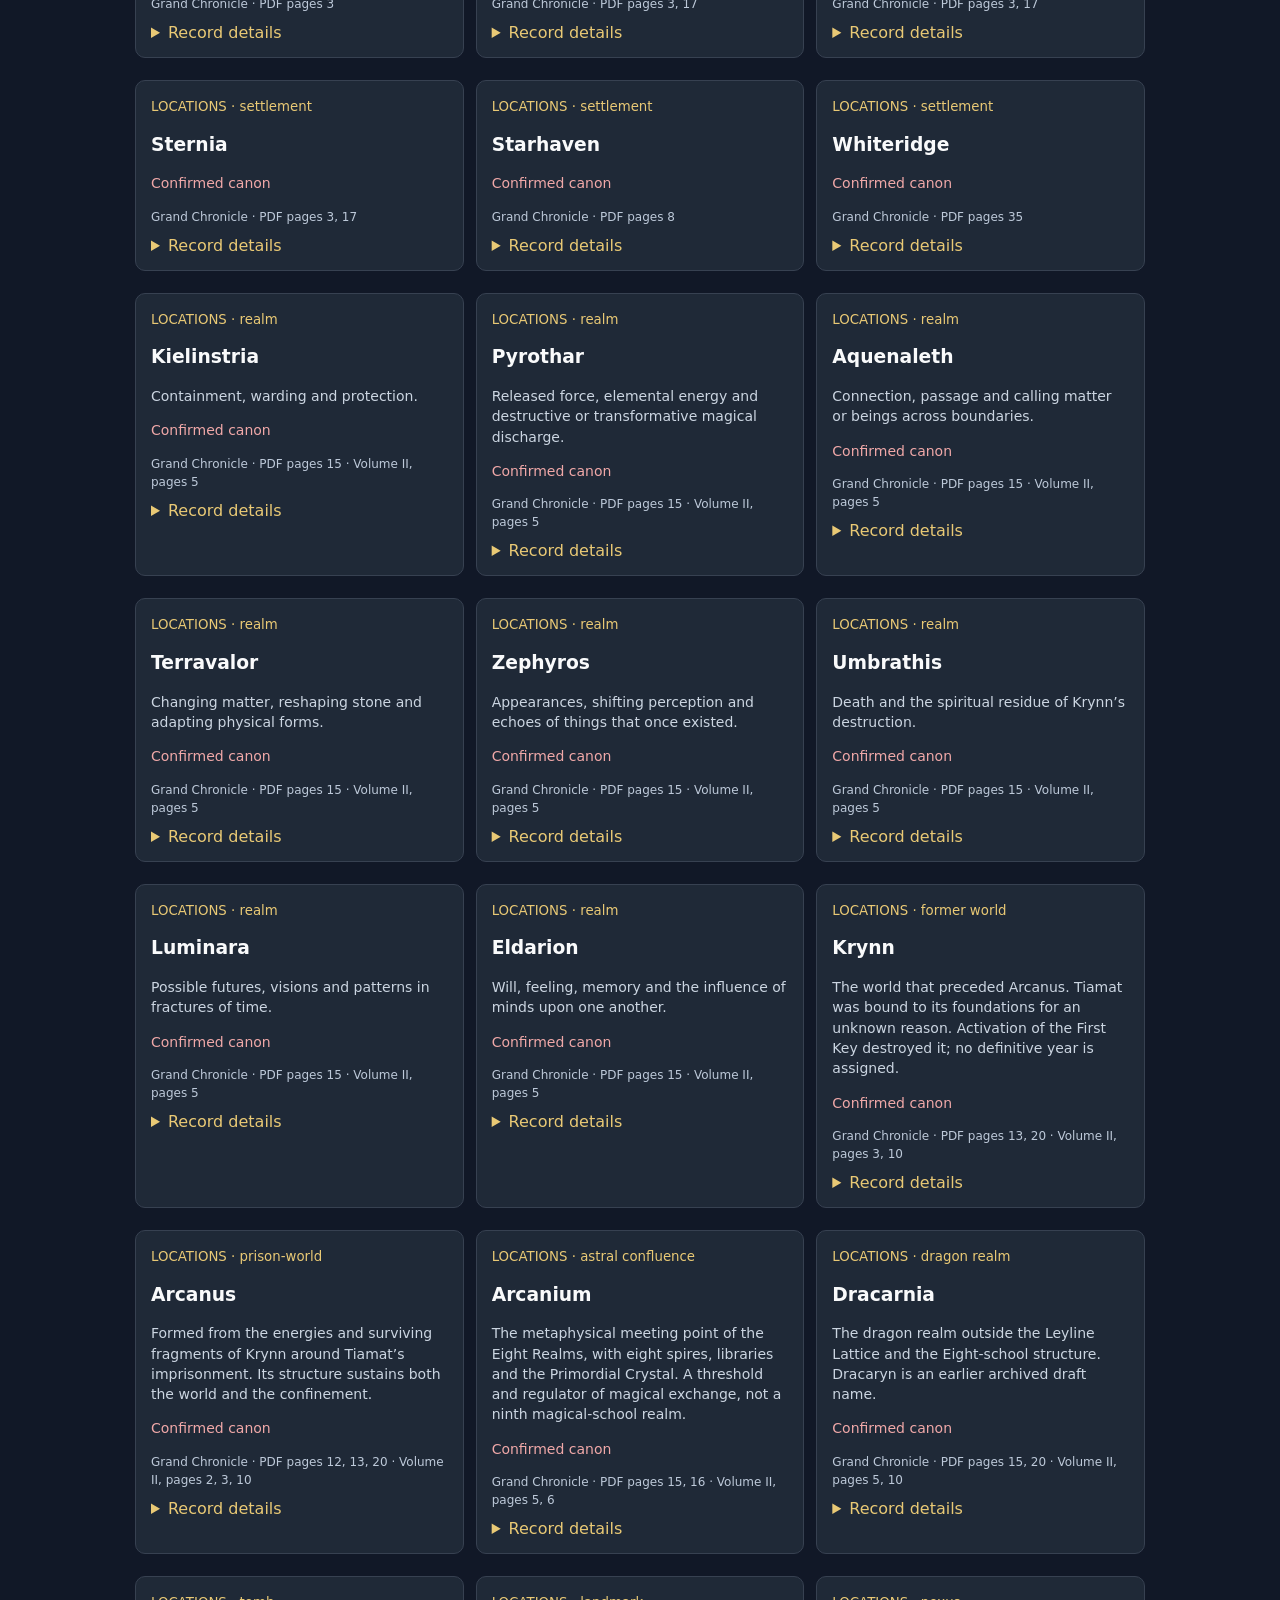
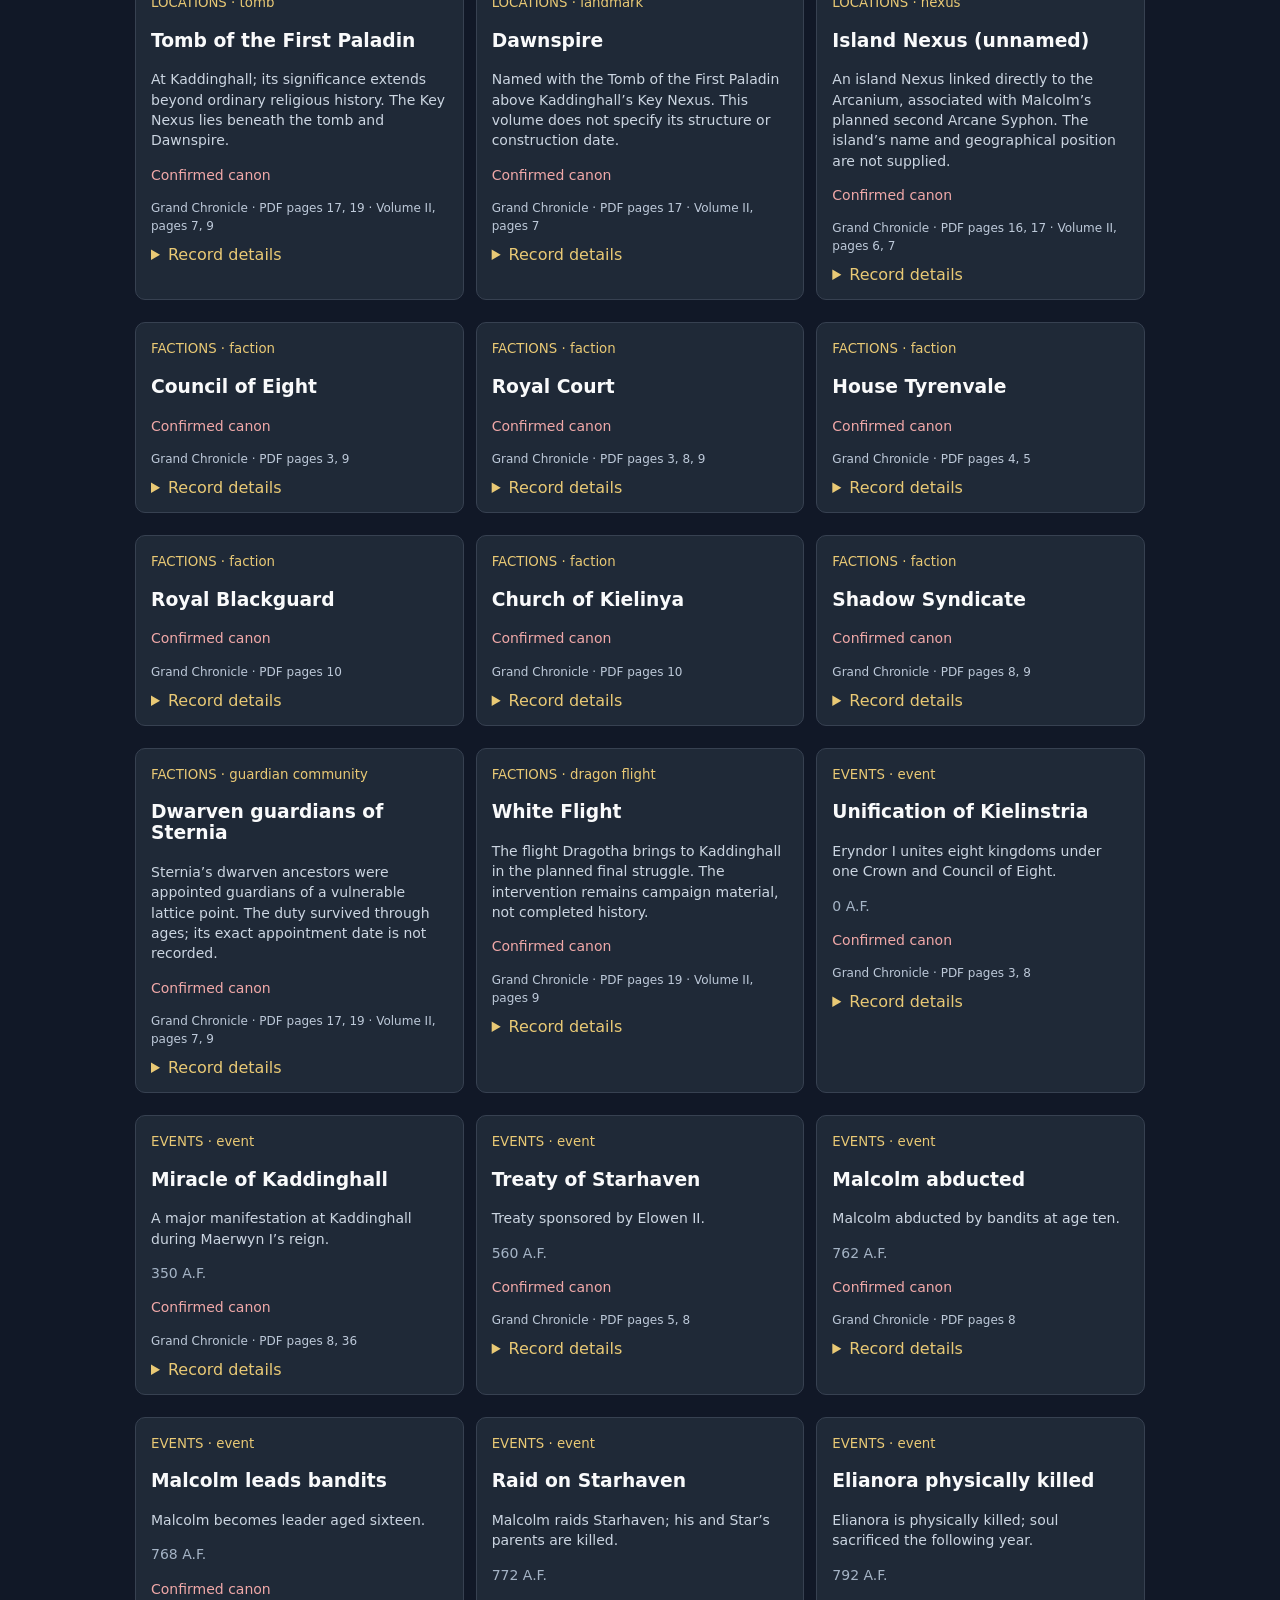
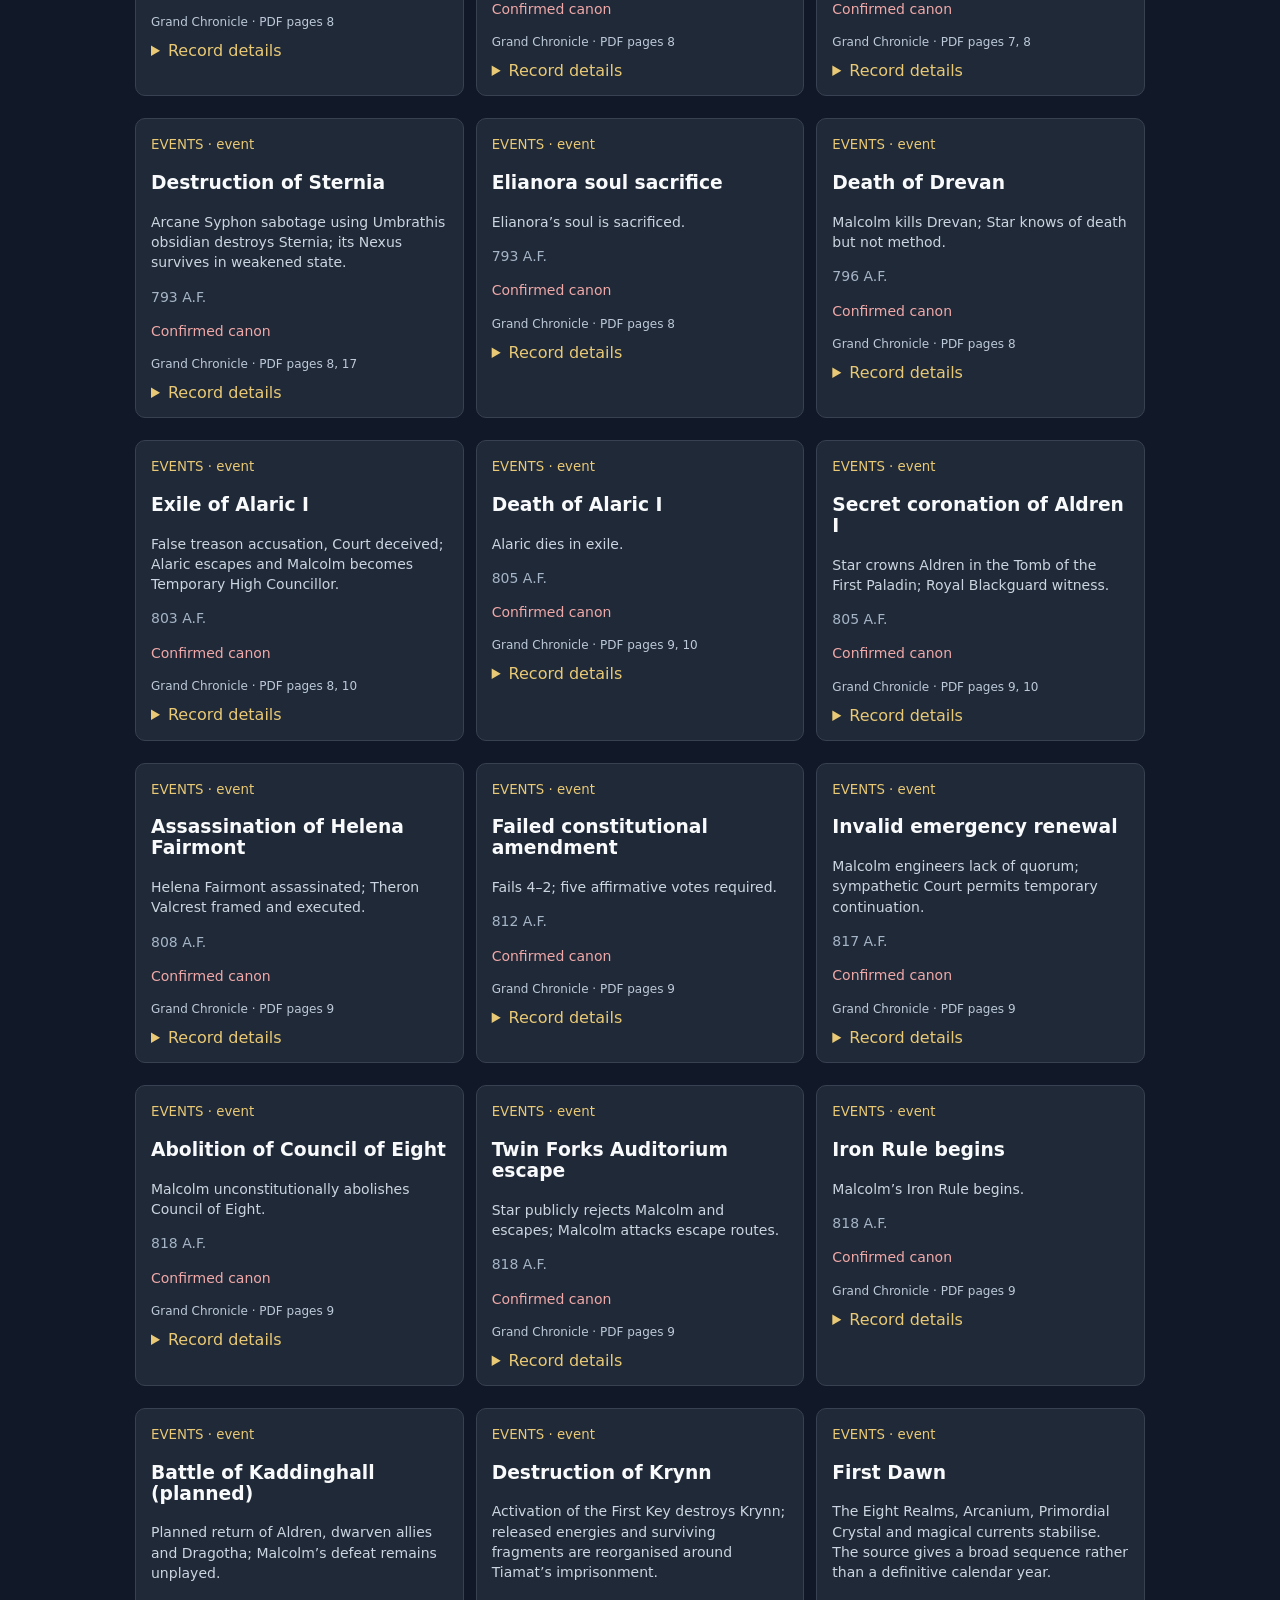
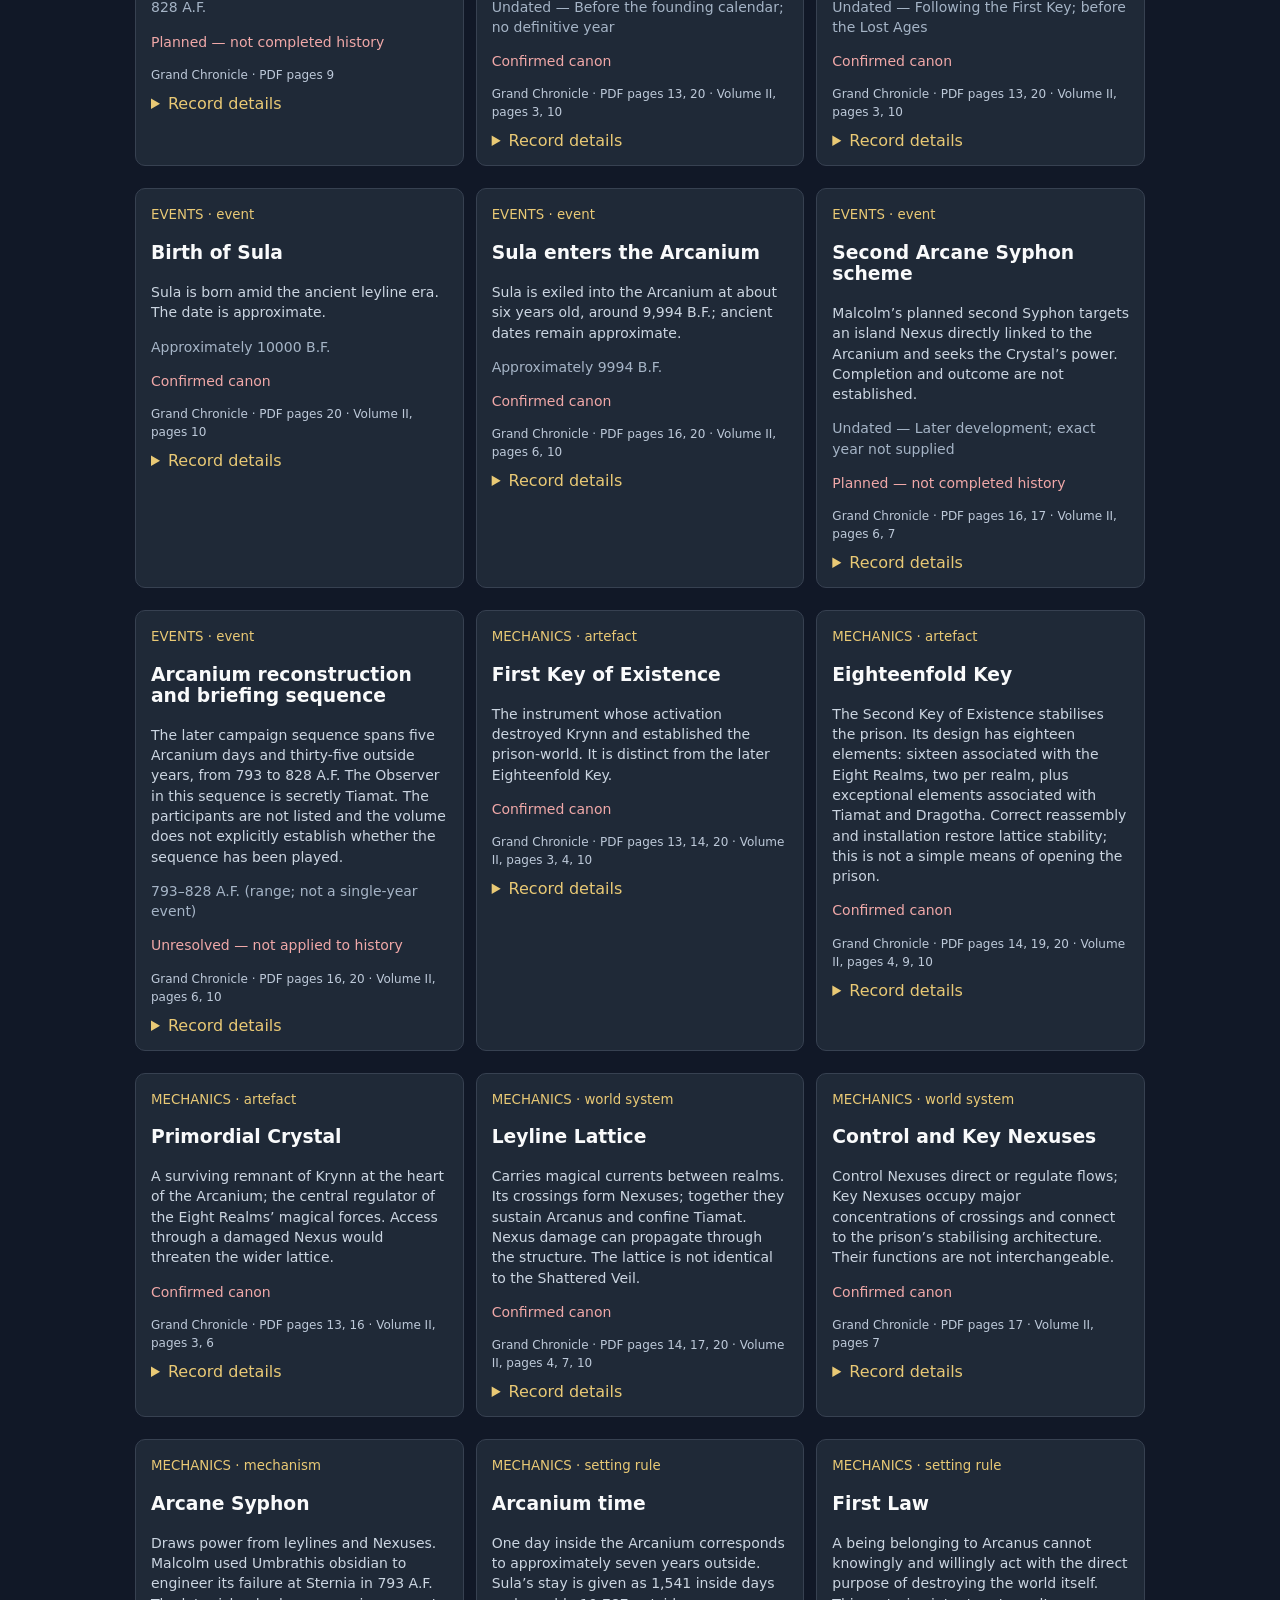
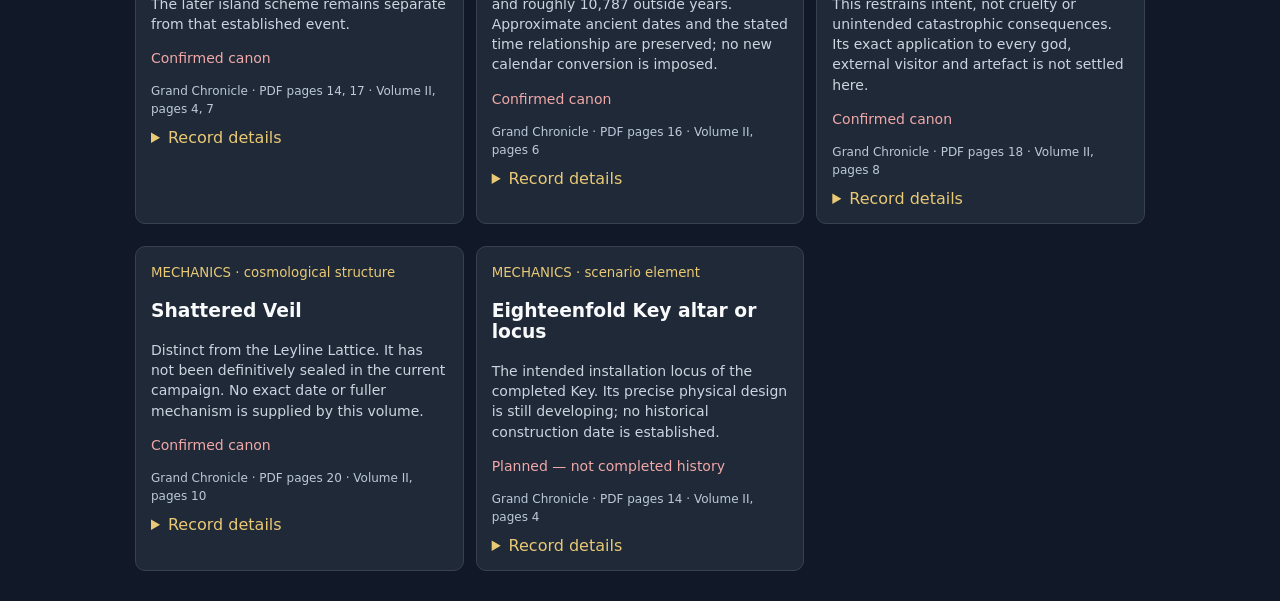
<file: Arcanus-Stage-5/index.html>
<!doctype html><html lang="en"><meta charset="utf-8"><meta name="viewport" content="width=device-width,initial-scale=1"><title>Arcanus | Kielinstria Canon Explorer</title><style>a{color:#f1d58b}.item{margin-bottom:10px}body{font:16px system-ui;background:#111827;color:#f9fafb;margin:0}header{padding:25px;background:#1f2937;border-bottom:2px solid #d6b875}main{max-width:1050px;margin:auto;padding:20px}h1{margin:0;color:#f1d58b}p{color:#cbd5e1}input,select{background:#263244;color:white;border:1px solid #65758c;border-radius:7px;padding:12px;font-size:16px;margin:5px 8px 12px 0}input{width:min(400px,90%)}#results{display:grid;grid-template-columns:repeat(auto-fill,minmax(270px,1fr));gap:12px}.item{background:#1f2937;border:1px solid #374151;padding:15px;border-radius:10px}small{color:#e9c975}.status{color:#f0a8a8}.item p{font-size:14px;line-height:1.45}.meta{color:#a5b4c6;font-size:13px}button{cursor:pointer;background:#334155;color:white;border:1px solid #64748b;border-radius:6px;padding:6px 9px}details{margin-top:10px}summary{cursor:pointer;color:#e9c975}.record-fields{font-size:14px;line-height:1.5;overflow-wrap:anywhere}.record-fields dt{font-weight:650;color:#e9c975;margin-top:12px}.record-fields dd{margin:3px 0 0;color:#e5e7eb}</style><link rel="stylesheet" href="world-overview.css"><header><h1>ARCANUS · Canon & world</h1><p>Master Canon Explorer · Stage 5 · Volume II canon expansion</p></header><main><section id="living-world"><h2>Explore Kielinstria through time</h2><p>Established canon only. The planned Battle of Kaddinghall stays unplayed.</p><label for="canon-year">Year A.F.</label> <input id="canon-year" type="number" min="0" max="9999" step="1" value="793"><div><button data-canon-year="792">792</button> <button data-canon-year="793">793</button> <button data-canon-year="794">794</button> <button data-canon-year="817">817</button> <button data-canon-year="818">818</button> <button data-canon-year="828">828</button> <button id="canon-export">Export state</button></div><div id="canon-state" aria-live="polite"></div><p><a href="Kaddinghall/index.html">Open connected Kaddinghall simulator</a></p></section><p><a href="VOLUME-II-REVIEW.html">Read the Volume II audit and open questions</a></p><hr><p>Search people, places, factions, events and world mechanics. Volume II is now included. These are all-time reference records; planned and unresolved material is labelled. Source references show combined PDF pages and Volume II page numbers.</p><label for="search">Search canon</label><input id="search" placeholder="Search names, years or descriptions"><label for="category">Category</label><select id="category"><option value="all">All records</option><option value="characters">Characters</option><option value="locations">Locations</option><option value="factions">Factions</option><option value="events">Events</option><option value="mechanics">World mechanics</option></select><label for="canon-status">Canon status</label><select id="canon-status"><option value="all">All statuses</option><option value="established">Confirmed</option><option value="planned">Planned</option><option value="unresolved">Unresolved</option></select><div id="count"></div><section id="results"></section></main><script src="canon-data.js"></script><script src="canon-engine.js"></script><script src="canon-reference.js"></script><script src="canon-explorer.js"></script><script src="canon-panel.js"></script></html>
</file>
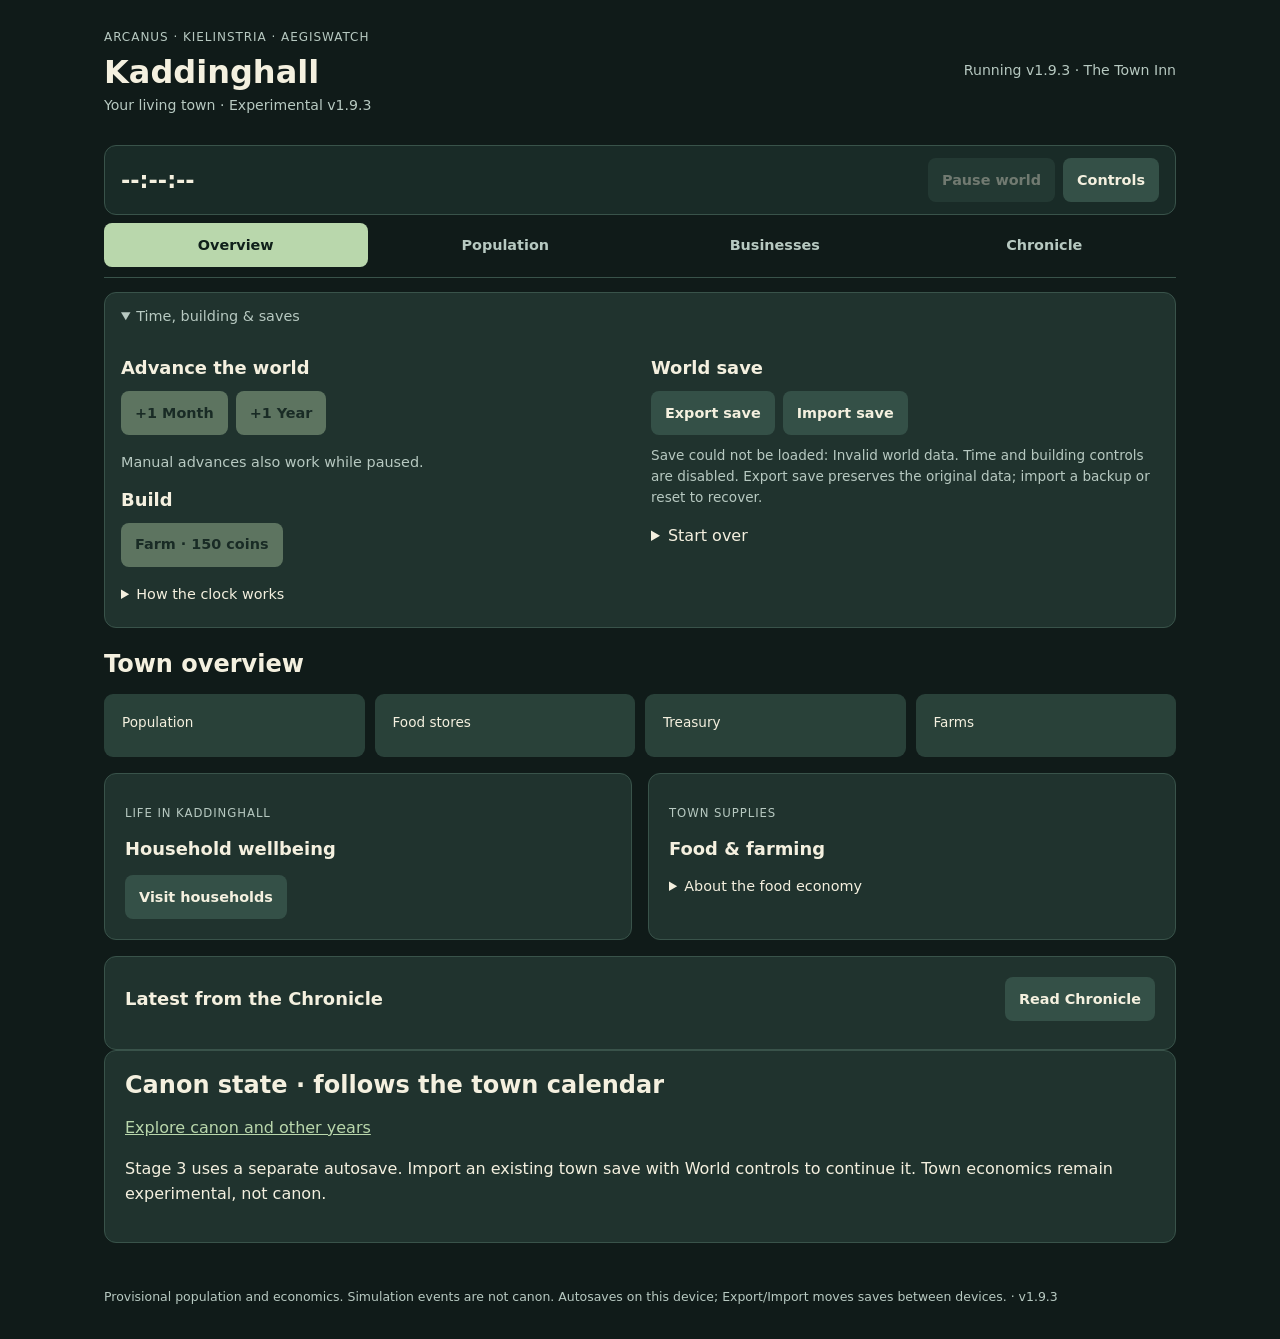
<file: Arcanus-Stage-3/Kaddinghall/index.html>
<!doctype html>
<html lang="en">
<head>
  <meta charset="utf-8">
  <meta name="viewport" content="width=device-width,initial-scale=1">
  <meta name="theme-color" content="#192b27">
  
  <title>Arcanus — Kaddinghall</title>
  <style>
    :root{color-scheme:dark;--bg:#101b19;--panel:#20332e;--border:#39534a;--text:#f4f0df;--muted:#b7c9c1;--accent:#b9d7ac;--sticky-height:150px}
    *{box-sizing:border-box}body{font-family:system-ui,sans-serif;background:var(--bg);color:var(--text);margin:0;line-height:1.55}main{max-width:1120px;margin:auto;padding:24px}h1,h2,h3,h4{line-height:1.2}h1{font-size:2rem;margin:4px 0}h2{font-size:1.5rem;margin:0 0 16px}h3{font-size:1.12rem;margin:0 0 12px}h4{margin-bottom:12px}p{margin:10px 0 16px}small,.muted{color:var(--muted)}small{font-size:.75rem;letter-spacing:.08em}.masthead{display:flex;justify-content:space-between;gap:16px;align-items:center;margin-bottom:18px}.masthead p{margin:0;font-size:.88rem}.build-label{text-align:right;max-width:230px}
    .sticky-shell{position:sticky;top:0;z-index:10;background:var(--bg);padding:10px 0 0}.clockbar{display:flex;align-items:center;justify-content:space-between;gap:12px;padding:12px 16px;background:#192b27;border:1px solid var(--border);border-radius:12px}.clock-details{display:flex;align-items:center;gap:16px}#liveTime{font-size:1.4rem;font-variant-numeric:tabular-nums;font-weight:650;white-space:nowrap;margin:0}#date{font-size:.95rem;margin:0}#clockStatus{font-size:.8rem;color:var(--muted);margin:0}.clock-actions{display:flex;gap:8px;flex-shrink:0}
    .tabs{display:grid;grid-template-columns:repeat(4,1fr);gap:6px;margin-top:8px;padding-bottom:10px;border-bottom:1px solid var(--border)}.tabs button{background:transparent;color:var(--muted);border:1px solid transparent;border-radius:8px}.tabs button[aria-selected=true]{background:var(--accent);color:#10201a}.tabs button:hover{border-color:var(--accent)}
    button,select{font:inherit}button{background:var(--accent);color:#10201a;border:0;border-radius:8px;padding:10px 14px;font-size:.9rem;font-weight:650;cursor:pointer;min-height:44px}button.secondary{background:#345047;color:var(--text)}button:disabled{opacity:.4;cursor:default}button:focus-visible,summary:focus-visible,select:focus-visible,a:focus-visible{outline:3px solid #f4db88;outline-offset:3px}a{color:var(--accent)}[hidden]{display:none!important}
    .view,.world-controls{scroll-margin-top:var(--sticky-height)}.view{padding:22px 0 0}.panel{background:var(--panel);border:1px solid var(--border);border-radius:12px;padding:20px;margin-bottom:16px}.panel>:last-child{margin-bottom:0}.world-controls{margin:14px 0 0;padding:12px 16px}.world-controls>summary{font-size:.9rem;color:var(--muted)}.control-grid{display:grid;grid-template-columns:1fr 1fr;gap:22px;padding-top:20px}.button-row{display:flex;flex-wrap:wrap;gap:8px}.help{margin-top:16px;font-size:.9rem}.help p{max-width:75ch}summary{cursor:pointer;min-height:32px}.reset-control{margin-top:16px}#saveStatus{font-size:.85rem}
    .stats{display:grid;grid-template-columns:repeat(2,minmax(0,1fr));gap:10px}.stats>div{background:#294139;border-radius:9px;padding:12px;font-size:.85rem}.stats strong{display:block;font-size:1.55rem;line-height:1.25;margin-top:5px;color:var(--text);font-variant-numeric:tabular-nums}.overview-stats{grid-template-columns:repeat(4,minmax(0,1fr));margin-bottom:16px}.overview-stats>div{padding:18px}.overview-stats strong{font-size:1.9rem}.overview-grid{display:grid;grid-template-columns:1fr 1fr;gap:16px}.overview-grid .panel{margin:0}.wide{grid-column:1/-1}.score{font-size:2.1rem;margin:8px 0}.eyebrow{text-transform:uppercase;letter-spacing:.08em;font-size:.73rem;color:var(--muted)}
    .population-grid{display:grid;grid-template-columns:minmax(0,340px) minmax(0,1fr);gap:16px;align-items:start}.population-grid .panel{margin:0}.population-grid .panel p{font-size:.92rem}.register-toolbar{display:flex;align-items:center;justify-content:space-between;gap:8px;flex-wrap:wrap}select{color:var(--text);background:#294139;padding:9px;border:1px solid #718b7e;border-radius:8px;max-width:100%;min-height:44px}#householdMatches{font-size:.8rem}.ledger-entry{padding:14px 0;border-top:1px solid var(--border)}.ledger-entry summary{font-weight:600}.ledger-entry p{font-size:.9rem;color:#d6e1d7}.household-needs{background:#294139;padding:12px;border-radius:8px}.household-controls{display:flex;align-items:center;justify-content:space-between;gap:8px;border-top:1px solid var(--border);padding-top:14px}.household-controls span{font-size:.85rem}
    #timberBusinesses{display:grid;grid-template-columns:1fr 1fr;gap:20px}.timber-business{border-top:1px solid var(--border);padding-top:8px}.timber-business h4{font-size:1.1rem}.timber-business strong{font-size:1.15rem}#timberMills{padding-left:20px}#log,#recentEvents{list-style:none;padding:0;margin:0}#log li,#recentEvents li{border-top:1px solid var(--border);padding:14px 0;font-size:.95rem}#log li:first-child,#recentEvents li:first-child{border-top:0}#log li{padding-left:16px;border-left:2px solid #6f967b;margin-bottom:6px}.section-heading{display:flex;justify-content:space-between;align-items:center;gap:16px;margin-bottom:8px}.section-heading h3{margin:0}footer{font-size:.78rem;color:var(--muted);padding:28px 0 8px}p,li,summary{overflow-wrap:anywhere}
    @media(max-width:760px){main{padding:16px}.population-grid,.overview-grid{grid-template-columns:1fr}.clock-details{display:block}.clockbar{align-items:flex-start}.overview-stats>div{padding:12px}.overview-stats strong{font-size:1.5rem}.build-label{max-width:170px}.masthead h1{font-size:1.8rem}}
    @media(max-width:520px){:root{--sticky-height:190px}main{padding:12px}.masthead{align-items:flex-start;gap:8px}.build-label{display:none}.masthead small{font-size:.62rem}.masthead p{font-size:.78rem}.clockbar{padding:10px;flex-wrap:wrap;gap:8px}.clock-details{width:100%;display:flex;justify-content:space-between;gap:8px;align-items:center}#liveTime{font-size:1.15rem}#date{font-size:.8rem}#clockStatus{display:none}.clock-actions{width:100%;justify-content:flex-end}.clock-actions button{padding:8px 12px;min-height:40px}.tabs{gap:2px}.tabs button{font-size:.8rem;padding:10px 4px}.panel{padding:16px}.overview-stats{grid-template-columns:1fr 1fr}.overview-stats strong{font-size:1.6rem}.control-grid,#timberBusinesses{grid-template-columns:1fr;gap:18px}.section-heading{align-items:flex-start}.section-heading button{font-size:.8rem}.view{padding-top:18px}.stats strong{font-size:1.3rem}}
    @media(prefers-reduced-motion:reduce){*{scroll-behavior:auto!important}}
  .family-links{border-left:2px solid #718b7e;padding-left:10px;font-size:.82rem!important;color:#b7c9c1!important;margin-top:-6px}
</style>
</head>
<body><main>
  <header class="masthead">
    <div><small>ARCANUS · KIELINSTRIA · AEGISWATCH</small><h1>Kaddinghall</h1><p class="muted">Your living town · Experimental v1.9.3</p></div>
    <p id="buildStatus" class="muted build-label">Checking running JavaScript version…</p>
  </header>
  <div class="sticky-shell">
    <div class="clockbar">
      <div class="clock-details"><p id="liveTime" aria-live="off">--:--:--</p><div><p id="date"></p><p id="clockStatus"></p></div></div>
      <div class="clock-actions"><button id="pauseButton" class="secondary" data-world-action onclick="togglePause()">Pause world</button><button class="secondary" onclick="openWorldControls()" aria-controls="worldControls">Controls</button></div>
    </div>
    <nav class="tabs" role="tablist" aria-label="Town sections">
      <button role="tab" id="tab-overview" aria-controls="view-overview" aria-selected="true">Overview</button>
      <button role="tab" id="tab-population" aria-controls="view-population" aria-selected="false" tabindex="-1">Population</button>
      <button role="tab" id="tab-businesses" aria-controls="view-businesses" aria-selected="false" tabindex="-1">Businesses</button>
      <button role="tab" id="tab-chronicle" aria-controls="view-chronicle" aria-selected="false" tabindex="-1">Chronicle</button>
    </nav>
  </div>
  <details id="worldControls" class="panel world-controls">
    <summary>Time, building &amp; saves</summary>
    <div class="control-grid">
      <div><h3>Advance the world</h3><div class="button-row"><button data-world-action onclick="advance(1)">+1 Month</button><button data-world-action onclick="advance(12)">+1 Year</button></div><p class="muted help">Manual advances also work while paused.</p><h3>Build</h3><button data-world-action onclick="buildFarm()">Farm · 150 coins</button></div>
      <div><h3>World save</h3><div class="button-row"><button class="secondary" onclick="exportSave()">Export save</button><button class="secondary" onclick="document.getElementById('file').click()">Import save</button></div><input hidden type="file" id="file" accept="application/json,.json"><p id="saveStatus" class="muted" role="status"></p><details class="reset-control"><summary>Start over</summary><p class="muted">Export your save first if you want to keep this town.</p><button class="secondary" onclick="resetWorld()">Reset world</button></details></div>
    </div>
    <details class="help"><summary>How the clock works</summary><p id="nextDay" class="muted"></p><p class="muted">1 real second = 1 Arcanus second. Time follows the UK clock, including daylight saving. The date advances at UK midnight, with provisional 30-day months and monthly economy updates. Closing the app is fine: it catches up when you return. Pausing freezes routines and skips elapsed time on resume.</p></details>
  </details>

  <section id="view-overview" class="view" role="tabpanel" aria-labelledby="tab-overview" tabindex="0">
    <h2>Town overview</h2>
    <div class="stats overview-stats"><div>Population<strong id="pop"></strong></div><div>Food stores<strong id="food"></strong></div><div>Treasury<strong id="gold"></strong></div><div>Farms<strong id="farms"></strong></div></div>
    <p id="treasuryStatus" class="muted"></p><div class="overview-grid">
      <section class="panel"><p class="eyebrow">Life in Kaddinghall</p><h3>Household wellbeing</h3><p id="overviewWellbeing" class="score"></p><p id="overviewNeeds" class="muted"></p><button class="secondary" onclick="showView('population')">Visit households</button></section>
      <section class="panel"><p class="eyebrow">Town supplies</p><h3>Food &amp; farming</h3><p id="foodStatus"></p><details class="help"><summary>About the food economy</summary><p class="muted">Seasonal harvests, Treasury-funded emergency imports and low-reserve warnings. One food unit per resident per month; yields and import costs are provisional.</p></details></section>
      <section class="panel wide"><div class="section-heading"><h3>Latest from the Chronicle</h3><button class="secondary" onclick="showView('chronicle')">Read Chronicle</button></div><ol id="recentEvents"></ol></section>
    </div>
  </section>

  <section id="view-population" class="view" role="tabpanel" aria-labelledby="tab-population" tabindex="0" hidden>
    <h2>Living population</h2><p id="populationSummary"></p>
    <div class="population-grid">
      <section class="panel"><h3>Household wellbeing</h3><div class="stats"><div>Average wellbeing<strong id="householdWellbeing"></strong></div><div>Settled households<strong id="householdSettled"></strong></div><div>Struggling households<strong id="householdStruggling"></strong></div><div>Care pressure<strong id="householdCare"></strong></div></div><p id="needsSummary"></p>
        <details class="help"><summary>Family register</summary><p id="familySummary"></p><p class="muted">Parents, partners, children and guardians appear beneath each resident. Initial links are provisional, based on plausible age gaps within existing households; unknown parentage stays unrecorded. No past weddings or births are invented.</p><p class="muted">Grown children can establish homes from ages 20–24 when dependants have care. At most two new homes form per month; relatives and members of the same original household do not become partners. Residents keep their names and jobs. A new household represents a new home arrangement, not a paid construction project.</p><p class="muted">Starting children need several years to reach this stage. Births and deaths still follow the existing town economy. Family updates are grouped into one monthly Chronicle entry.</p></details><details class="help"><summary>Occupations across town</summary><p id="occupations" class="muted"></p><p class="muted">The single generic town inn has up to eight staff, provisionally. The generic inn now has private accounts under Businesses; other non-timber jobs still describe broad sectors.</p></details>
        <details class="help"><summary>What shapes wellbeing?</summary><p class="muted">Food and warmth outlooks reflect town reserves and market firewood, not individual purchases. Care pressure reflects residents’ ages. Low reserve warnings carry mild penalties; serious shortage risk carries more weight. Cold affects households with young children or older residents more strongly. Wellbeing changes daily and recovers gradually. Settled: 65–100 · Under strain: 35–64 · Struggling: 0–34.</p><p class="muted">Children under six need more care; residents aged 75 and over need support. These provisional simulation assumptions add no consumption, charges or extra deaths.</p><p id="needsBasis" class="muted"></p></details>
        <details class="help"><summary>About daily life</summary><p class="muted">Residents, households and occupations are saved. Routines follow UK time and freeze while paused. The seventh town day is a rest day with essential morning duties. Names and assignments are provisional; household scenes add no wages, food use or timber sales.</p></details>
      </section>
      <section class="panel"><div class="register-toolbar"><h3>Household register</h3><div><label for="householdFilter">Show </label><select id="householdFilter" onchange="filterHouseholds(this.value)"><option value="all">All households</option><option value="attention">Needs attention</option></select></div></div><p id="householdMatches" class="muted"></p><div id="households"></div><div class="household-controls"><button id="previousHouseholds" class="secondary" onclick="changeHouseholdPage(-1)">Previous</button><span id="householdPage"></span><button id="nextHouseholds" class="secondary" onclick="changeHouseholdPage(1)">Next</button></div></section>
    </div>
  </section>

  <section id="view-businesses" class="view" role="tabpanel" aria-labelledby="tab-businesses" tabindex="0" hidden>
    <h2>Businesses</h2>
    <section class="panel" aria-labelledby="innHeading"><p class="eyebrow">First town business · Provisional simulation</p><h3 id="innHeading">The town inn</h3><p id="innOwner"></p><div class="stats overview-stats"><div>Staff<strong id="innStaff"></strong></div><div>Daily capacity<strong id="innCapacity"></strong></div><div>Private cash<strong id="innCash"></strong></div></div><p id="innTrading"></p><details class="help"><summary>Staff register</summary><p id="innRoster"></p></details><details class="help"><summary>How the inn trades</summary><p>The owner-manager is one of the existing inn workers, included within the eight-person limit. If they retire or leave, an eligible adult worker takes over provisionally. Without an adult proprietor, trading pauses; upkeep continues.</p><p>Visits cover drinks and hospitality, not extra household meals. Demand changes with town population, season, rest days and household wellbeing. Each worker supports six visits per day. A visit earns 15 cp and costs 4 cp in trade supplies; daily wages are 30 cp per working staff member, including the owner, plus 20 cp of upkeep. 100 cp = 1 gp.</p><p>The inn pays its own bills; the town Treasury, staple food and timber stores are unchanged. Private customer spending and external supplies are estimated; personal wallets are not yet tracked. Cash can become debt. There is no automatic financing, bankruptcy or charged inheritance.</p><p>Accounts begin when this version is first loaded, after the existing world catches up. No earlier inn trading is invented. Names, ownership and rates are provisional, not established Arcanus canon.</p></details></section>
    <section class="panel"><h3>Inn ledger</h3><p class="muted">Current month and the latest 24 closed months. An upgrade part-way through a month records only the remaining days.</p><div id="innLedger"></div></section>
    <section class="panel"><h3>Timber economy</h3><p class="muted">Timber simulation days: <span id="timberDays">0</span> · Municipal emergency wood reserve: <span id="timberReserve">30 t</span></p><p id="timberOrders" class="muted">Customer orders loading…</p><details class="help"><summary>About these businesses</summary><p class="muted">Two independent timber businesses and two sawmills, with seasoning batches, operating cash, customer orders and catch-up. Demand and staffing are provisional. The generic inn has separate private accounts below. Other shops remain broad sectors.</p></details><div id="timberBusinesses"></div><h4>Independent sawmills</h4><ul id="timberMills"></ul></section>
    <section class="panel"><h3>Timber business ledger</h3><p class="muted">Monthly income, expenses, sales and sawmill orders. Earlier activity is not reconstructed.</p><div id="timberLedger"></div></section>
  </section>

  <section id="view-chronicle" class="view" role="tabpanel" aria-labelledby="tab-chronicle" tabindex="0" hidden>
    <h2>Chronicle</h2><section class="panel"><p class="muted">The latest 20 entries from Kaddinghall’s story.</p><details class="help"><summary>How events are recorded</summary><p class="muted">Arcanus dates and UK hours/minutes. Hourly entries mark changes in town activity; household scenes and wellbeing bulletins add detail. Quiet hours stay quiet. Up to 150 entries are saved; older routines are condensed during long absences.</p></details><ul id="log"></ul></section>
  </section>
  <section class="panel"><h2>Canon state · follows the town calendar</h2><p><a href="../index.html">Explore canon and other years</a></p><p>Stage 3 uses a separate autosave. Import an existing town save with World controls to continue it. Town economics remain experimental, not canon.</p><div id="canon-state"></div></section><footer>Provisional population and economics. Simulation events are not canon. Autosaves on this device; Export/Import moves saves between devices. · v1.9.3</footer>
</main><script src="../canon-data.js"></script><script src="../canon-engine.js"></script><script src="../canon-panel.js"></script><script src="app.js"></script></body>
</html>
</file>
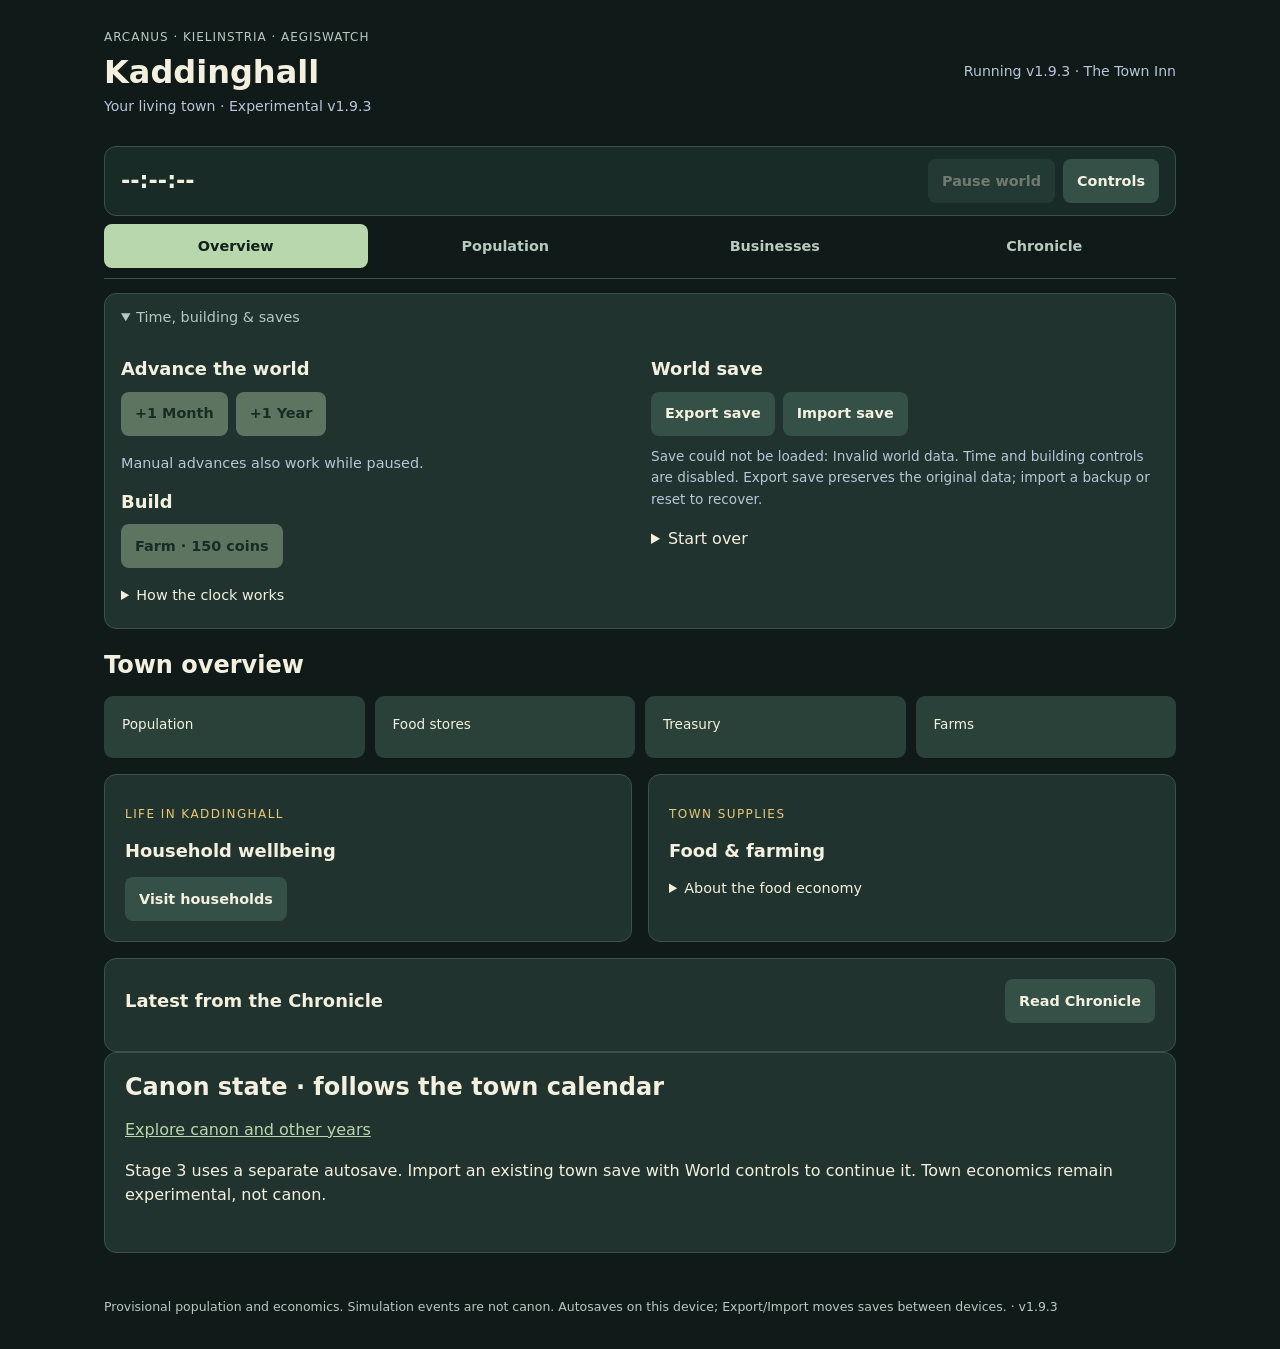
<file: Arcanus-Stage-4/Kaddinghall/index.html>
<!doctype html>
<html lang="en">
<head>
  <meta charset="utf-8">
  <meta name="viewport" content="width=device-width,initial-scale=1">
  <meta name="theme-color" content="#192b27">
  
  <title>Arcanus — Kaddinghall</title>
  <style>
    :root{color-scheme:dark;--bg:#101b19;--panel:#20332e;--border:#39534a;--text:#f4f0df;--muted:#b7c9c1;--accent:#b9d7ac;--sticky-height:150px}
    *{box-sizing:border-box}body{font-family:system-ui,sans-serif;background:var(--bg);color:var(--text);margin:0;line-height:1.55}main{max-width:1120px;margin:auto;padding:24px}h1,h2,h3,h4{line-height:1.2}h1{font-size:2rem;margin:4px 0}h2{font-size:1.5rem;margin:0 0 16px}h3{font-size:1.12rem;margin:0 0 12px}h4{margin-bottom:12px}p{margin:10px 0 16px}small,.muted{color:var(--muted)}small{font-size:.75rem;letter-spacing:.08em}.masthead{display:flex;justify-content:space-between;gap:16px;align-items:center;margin-bottom:18px}.masthead p{margin:0;font-size:.88rem}.build-label{text-align:right;max-width:230px}
    .sticky-shell{position:sticky;top:0;z-index:10;background:var(--bg);padding:10px 0 0}.clockbar{display:flex;align-items:center;justify-content:space-between;gap:12px;padding:12px 16px;background:#192b27;border:1px solid var(--border);border-radius:12px}.clock-details{display:flex;align-items:center;gap:16px}#liveTime{font-size:1.4rem;font-variant-numeric:tabular-nums;font-weight:650;white-space:nowrap;margin:0}#date{font-size:.95rem;margin:0}#clockStatus{font-size:.8rem;color:var(--muted);margin:0}.clock-actions{display:flex;gap:8px;flex-shrink:0}
    .tabs{display:grid;grid-template-columns:repeat(4,1fr);gap:6px;margin-top:8px;padding-bottom:10px;border-bottom:1px solid var(--border)}.tabs button{background:transparent;color:var(--muted);border:1px solid transparent;border-radius:8px}.tabs button[aria-selected=true]{background:var(--accent);color:#10201a}.tabs button:hover{border-color:var(--accent)}
    button,select{font:inherit}button{background:var(--accent);color:#10201a;border:0;border-radius:8px;padding:10px 14px;font-size:.9rem;font-weight:650;cursor:pointer;min-height:44px}button.secondary{background:#345047;color:var(--text)}button:disabled{opacity:.4;cursor:default}button:focus-visible,summary:focus-visible,select:focus-visible,a:focus-visible{outline:3px solid #f4db88;outline-offset:3px}a{color:var(--accent)}[hidden]{display:none!important}
    .view,.world-controls{scroll-margin-top:var(--sticky-height)}.view{padding:22px 0 0}.panel{background:var(--panel);border:1px solid var(--border);border-radius:12px;padding:20px;margin-bottom:16px}.panel>:last-child{margin-bottom:0}.world-controls{margin:14px 0 0;padding:12px 16px}.world-controls>summary{font-size:.9rem;color:var(--muted)}.control-grid{display:grid;grid-template-columns:1fr 1fr;gap:22px;padding-top:20px}.button-row{display:flex;flex-wrap:wrap;gap:8px}.help{margin-top:16px;font-size:.9rem}.help p{max-width:75ch}summary{cursor:pointer;min-height:32px}.reset-control{margin-top:16px}#saveStatus{font-size:.85rem}
    .stats{display:grid;grid-template-columns:repeat(2,minmax(0,1fr));gap:10px}.stats>div{background:#294139;border-radius:9px;padding:12px;font-size:.85rem}.stats strong{display:block;font-size:1.55rem;line-height:1.25;margin-top:5px;color:var(--text);font-variant-numeric:tabular-nums}.overview-stats{grid-template-columns:repeat(4,minmax(0,1fr));margin-bottom:16px}.overview-stats>div{padding:18px}.overview-stats strong{font-size:1.9rem}.overview-grid{display:grid;grid-template-columns:1fr 1fr;gap:16px}.overview-grid .panel{margin:0}.wide{grid-column:1/-1}.score{font-size:2.1rem;margin:8px 0}.eyebrow{text-transform:uppercase;letter-spacing:.08em;font-size:.73rem;color:var(--muted)}
    .population-grid{display:grid;grid-template-columns:minmax(0,340px) minmax(0,1fr);gap:16px;align-items:start}.population-grid .panel{margin:0}.population-grid .panel p{font-size:.92rem}.register-toolbar{display:flex;align-items:center;justify-content:space-between;gap:8px;flex-wrap:wrap}select{color:var(--text);background:#294139;padding:9px;border:1px solid #718b7e;border-radius:8px;max-width:100%;min-height:44px}#householdMatches{font-size:.8rem}.ledger-entry{padding:14px 0;border-top:1px solid var(--border)}.ledger-entry summary{font-weight:600}.ledger-entry p{font-size:.9rem;color:#d6e1d7}.household-needs{background:#294139;padding:12px;border-radius:8px}.household-controls{display:flex;align-items:center;justify-content:space-between;gap:8px;border-top:1px solid var(--border);padding-top:14px}.household-controls span{font-size:.85rem}
    #timberBusinesses{display:grid;grid-template-columns:1fr 1fr;gap:20px}.timber-business{border-top:1px solid var(--border);padding-top:8px}.timber-business h4{font-size:1.1rem}.timber-business strong{font-size:1.15rem}#timberMills{padding-left:20px}#log,#recentEvents{list-style:none;padding:0;margin:0}#log li,#recentEvents li{border-top:1px solid var(--border);padding:14px 0;font-size:.95rem}#log li:first-child,#recentEvents li:first-child{border-top:0}#log li{padding-left:16px;border-left:2px solid #6f967b;margin-bottom:6px}.section-heading{display:flex;justify-content:space-between;align-items:center;gap:16px;margin-bottom:8px}.section-heading h3{margin:0}footer{font-size:.78rem;color:var(--muted);padding:28px 0 8px}p,li,summary{overflow-wrap:anywhere}
    @media(max-width:760px){main{padding:16px}.population-grid,.overview-grid{grid-template-columns:1fr}.clock-details{display:block}.clockbar{align-items:flex-start}.overview-stats>div{padding:12px}.overview-stats strong{font-size:1.5rem}.build-label{max-width:170px}.masthead h1{font-size:1.8rem}}
    @media(max-width:520px){:root{--sticky-height:190px}main{padding:12px}.masthead{align-items:flex-start;gap:8px}.build-label{display:none}.masthead small{font-size:.62rem}.masthead p{font-size:.78rem}.clockbar{padding:10px;flex-wrap:wrap;gap:8px}.clock-details{width:100%;display:flex;justify-content:space-between;gap:8px;align-items:center}#liveTime{font-size:1.15rem}#date{font-size:.8rem}#clockStatus{display:none}.clock-actions{width:100%;justify-content:flex-end}.clock-actions button{padding:8px 12px;min-height:40px}.tabs{gap:2px}.tabs button{font-size:.8rem;padding:10px 4px}.panel{padding:16px}.overview-stats{grid-template-columns:1fr 1fr}.overview-stats strong{font-size:1.6rem}.control-grid,#timberBusinesses{grid-template-columns:1fr;gap:18px}.section-heading{align-items:flex-start}.section-heading button{font-size:.8rem}.view{padding-top:18px}.stats strong{font-size:1.3rem}}
    @media(prefers-reduced-motion:reduce){*{scroll-behavior:auto!important}}
  .family-links{border-left:2px solid #718b7e;padding-left:10px;font-size:.82rem!important;color:#b7c9c1!important;margin-top:-6px}
</style>
<link rel="stylesheet" href="../world-overview.css"></head>
<body><main>
  <header class="masthead">
    <div><small>ARCANUS · KIELINSTRIA · AEGISWATCH</small><h1>Kaddinghall</h1><p class="muted">Your living town · Experimental v1.9.3</p></div>
    <p id="buildStatus" class="muted build-label">Checking running JavaScript version…</p>
  </header>
  <div class="sticky-shell">
    <div class="clockbar">
      <div class="clock-details"><p id="liveTime" aria-live="off">--:--:--</p><div><p id="date"></p><p id="clockStatus"></p></div></div>
      <div class="clock-actions"><button id="pauseButton" class="secondary" data-world-action onclick="togglePause()">Pause world</button><button class="secondary" onclick="openWorldControls()" aria-controls="worldControls">Controls</button></div>
    </div>
    <nav class="tabs" role="tablist" aria-label="Town sections">
      <button role="tab" id="tab-overview" aria-controls="view-overview" aria-selected="true">Overview</button>
      <button role="tab" id="tab-population" aria-controls="view-population" aria-selected="false" tabindex="-1">Population</button>
      <button role="tab" id="tab-businesses" aria-controls="view-businesses" aria-selected="false" tabindex="-1">Businesses</button>
      <button role="tab" id="tab-chronicle" aria-controls="view-chronicle" aria-selected="false" tabindex="-1">Chronicle</button>
    </nav>
  </div>
  <details id="worldControls" class="panel world-controls">
    <summary>Time, building &amp; saves</summary>
    <div class="control-grid">
      <div><h3>Advance the world</h3><div class="button-row"><button data-world-action onclick="advance(1)">+1 Month</button><button data-world-action onclick="advance(12)">+1 Year</button></div><p class="muted help">Manual advances also work while paused.</p><h3>Build</h3><button data-world-action onclick="buildFarm()">Farm · 150 coins</button></div>
      <div><h3>World save</h3><div class="button-row"><button class="secondary" onclick="exportSave()">Export save</button><button class="secondary" onclick="document.getElementById('file').click()">Import save</button></div><input hidden type="file" id="file" accept="application/json,.json"><p id="saveStatus" class="muted" role="status"></p><details class="reset-control"><summary>Start over</summary><p class="muted">Export your save first if you want to keep this town.</p><button class="secondary" onclick="resetWorld()">Reset world</button></details></div>
    </div>
    <details class="help"><summary>How the clock works</summary><p id="nextDay" class="muted"></p><p class="muted">1 real second = 1 Arcanus second. Time follows the UK clock, including daylight saving. The date advances at UK midnight, with provisional 30-day months and monthly economy updates. Closing the app is fine: it catches up when you return. Pausing freezes routines and skips elapsed time on resume.</p></details>
  </details>

  <section id="view-overview" class="view" role="tabpanel" aria-labelledby="tab-overview" tabindex="0">
    <h2>Town overview</h2>
    <div class="stats overview-stats"><div>Population<strong id="pop"></strong></div><div>Food stores<strong id="food"></strong></div><div>Treasury<strong id="gold"></strong></div><div>Farms<strong id="farms"></strong></div></div>
    <p id="treasuryStatus" class="muted"></p><div class="overview-grid">
      <section class="panel"><p class="eyebrow">Life in Kaddinghall</p><h3>Household wellbeing</h3><p id="overviewWellbeing" class="score"></p><p id="overviewNeeds" class="muted"></p><button class="secondary" onclick="showView('population')">Visit households</button></section>
      <section class="panel"><p class="eyebrow">Town supplies</p><h3>Food &amp; farming</h3><p id="foodStatus"></p><details class="help"><summary>About the food economy</summary><p class="muted">Seasonal harvests, Treasury-funded emergency imports and low-reserve warnings. One food unit per resident per month; yields and import costs are provisional.</p></details></section>
      <section class="panel wide"><div class="section-heading"><h3>Latest from the Chronicle</h3><button class="secondary" onclick="showView('chronicle')">Read Chronicle</button></div><ol id="recentEvents"></ol></section>
    </div>
  </section>

  <section id="view-population" class="view" role="tabpanel" aria-labelledby="tab-population" tabindex="0" hidden>
    <h2>Living population</h2><p id="populationSummary"></p>
    <div class="population-grid">
      <section class="panel"><h3>Household wellbeing</h3><div class="stats"><div>Average wellbeing<strong id="householdWellbeing"></strong></div><div>Settled households<strong id="householdSettled"></strong></div><div>Struggling households<strong id="householdStruggling"></strong></div><div>Care pressure<strong id="householdCare"></strong></div></div><p id="needsSummary"></p>
        <details class="help"><summary>Family register</summary><p id="familySummary"></p><p class="muted">Parents, partners, children and guardians appear beneath each resident. Initial links are provisional, based on plausible age gaps within existing households; unknown parentage stays unrecorded. No past weddings or births are invented.</p><p class="muted">Grown children can establish homes from ages 20–24 when dependants have care. At most two new homes form per month; relatives and members of the same original household do not become partners. Residents keep their names and jobs. A new household represents a new home arrangement, not a paid construction project.</p><p class="muted">Starting children need several years to reach this stage. Births and deaths still follow the existing town economy. Family updates are grouped into one monthly Chronicle entry.</p></details><details class="help"><summary>Occupations across town</summary><p id="occupations" class="muted"></p><p class="muted">The single generic town inn has up to eight staff, provisionally. The generic inn now has private accounts under Businesses; other non-timber jobs still describe broad sectors.</p></details>
        <details class="help"><summary>What shapes wellbeing?</summary><p class="muted">Food and warmth outlooks reflect town reserves and market firewood, not individual purchases. Care pressure reflects residents’ ages. Low reserve warnings carry mild penalties; serious shortage risk carries more weight. Cold affects households with young children or older residents more strongly. Wellbeing changes daily and recovers gradually. Settled: 65–100 · Under strain: 35–64 · Struggling: 0–34.</p><p class="muted">Children under six need more care; residents aged 75 and over need support. These provisional simulation assumptions add no consumption, charges or extra deaths.</p><p id="needsBasis" class="muted"></p></details>
        <details class="help"><summary>About daily life</summary><p class="muted">Residents, households and occupations are saved. Routines follow UK time and freeze while paused. The seventh town day is a rest day with essential morning duties. Names and assignments are provisional; household scenes add no wages, food use or timber sales.</p></details>
      </section>
      <section class="panel"><div class="register-toolbar"><h3>Household register</h3><div><label for="householdFilter">Show </label><select id="householdFilter" onchange="filterHouseholds(this.value)"><option value="all">All households</option><option value="attention">Needs attention</option></select></div></div><p id="householdMatches" class="muted"></p><div id="households"></div><div class="household-controls"><button id="previousHouseholds" class="secondary" onclick="changeHouseholdPage(-1)">Previous</button><span id="householdPage"></span><button id="nextHouseholds" class="secondary" onclick="changeHouseholdPage(1)">Next</button></div></section>
    </div>
  </section>

  <section id="view-businesses" class="view" role="tabpanel" aria-labelledby="tab-businesses" tabindex="0" hidden>
    <h2>Businesses</h2>
    <section class="panel" aria-labelledby="innHeading"><p class="eyebrow">First town business · Provisional simulation</p><h3 id="innHeading">The town inn</h3><p id="innOwner"></p><div class="stats overview-stats"><div>Staff<strong id="innStaff"></strong></div><div>Daily capacity<strong id="innCapacity"></strong></div><div>Private cash<strong id="innCash"></strong></div></div><p id="innTrading"></p><details class="help"><summary>Staff register</summary><p id="innRoster"></p></details><details class="help"><summary>How the inn trades</summary><p>The owner-manager is one of the existing inn workers, included within the eight-person limit. If they retire or leave, an eligible adult worker takes over provisionally. Without an adult proprietor, trading pauses; upkeep continues.</p><p>Visits cover drinks and hospitality, not extra household meals. Demand changes with town population, season, rest days and household wellbeing. Each worker supports six visits per day. A visit earns 15 cp and costs 4 cp in trade supplies; daily wages are 30 cp per working staff member, including the owner, plus 20 cp of upkeep. 100 cp = 1 gp.</p><p>The inn pays its own bills; the town Treasury, staple food and timber stores are unchanged. Private customer spending and external supplies are estimated; personal wallets are not yet tracked. Cash can become debt. There is no automatic financing, bankruptcy or charged inheritance.</p><p>Accounts begin when this version is first loaded, after the existing world catches up. No earlier inn trading is invented. Names, ownership and rates are provisional, not established Arcanus canon.</p></details></section>
    <section class="panel"><h3>Inn ledger</h3><p class="muted">Current month and the latest 24 closed months. An upgrade part-way through a month records only the remaining days.</p><div id="innLedger"></div></section>
    <section class="panel"><h3>Timber economy</h3><p class="muted">Timber simulation days: <span id="timberDays">0</span> · Municipal emergency wood reserve: <span id="timberReserve">30 t</span></p><p id="timberOrders" class="muted">Customer orders loading…</p><details class="help"><summary>About these businesses</summary><p class="muted">Two independent timber businesses and two sawmills, with seasoning batches, operating cash, customer orders and catch-up. Demand and staffing are provisional. The generic inn has separate private accounts below. Other shops remain broad sectors.</p></details><div id="timberBusinesses"></div><h4>Independent sawmills</h4><ul id="timberMills"></ul></section>
    <section class="panel"><h3>Timber business ledger</h3><p class="muted">Monthly income, expenses, sales and sawmill orders. Earlier activity is not reconstructed.</p><div id="timberLedger"></div></section>
  </section>

  <section id="view-chronicle" class="view" role="tabpanel" aria-labelledby="tab-chronicle" tabindex="0" hidden>
    <h2>Chronicle</h2><section class="panel"><p class="muted">The latest 20 entries from Kaddinghall’s story.</p><details class="help"><summary>How events are recorded</summary><p class="muted">Arcanus dates and UK hours/minutes. Hourly entries mark changes in town activity; household scenes and wellbeing bulletins add detail. Quiet hours stay quiet. Up to 150 entries are saved; older routines are condensed during long absences.</p></details><ul id="log"></ul></section>
  </section>
  <section class="panel"><h2>Canon state · follows the town calendar</h2><p><a href="../index.html">Explore canon and other years</a></p><p>Stage 3 uses a separate autosave. Import an existing town save with World controls to continue it. Town economics remain experimental, not canon.</p><div id="canon-state"></div></section><footer>Provisional population and economics. Simulation events are not canon. Autosaves on this device; Export/Import moves saves between devices. · v1.9.3</footer>
</main><script src="../canon-data.js"></script><script src="../canon-engine.js"></script><script src="../canon-panel.js"></script><script src="app.js"></script></body>
</html>
</file>
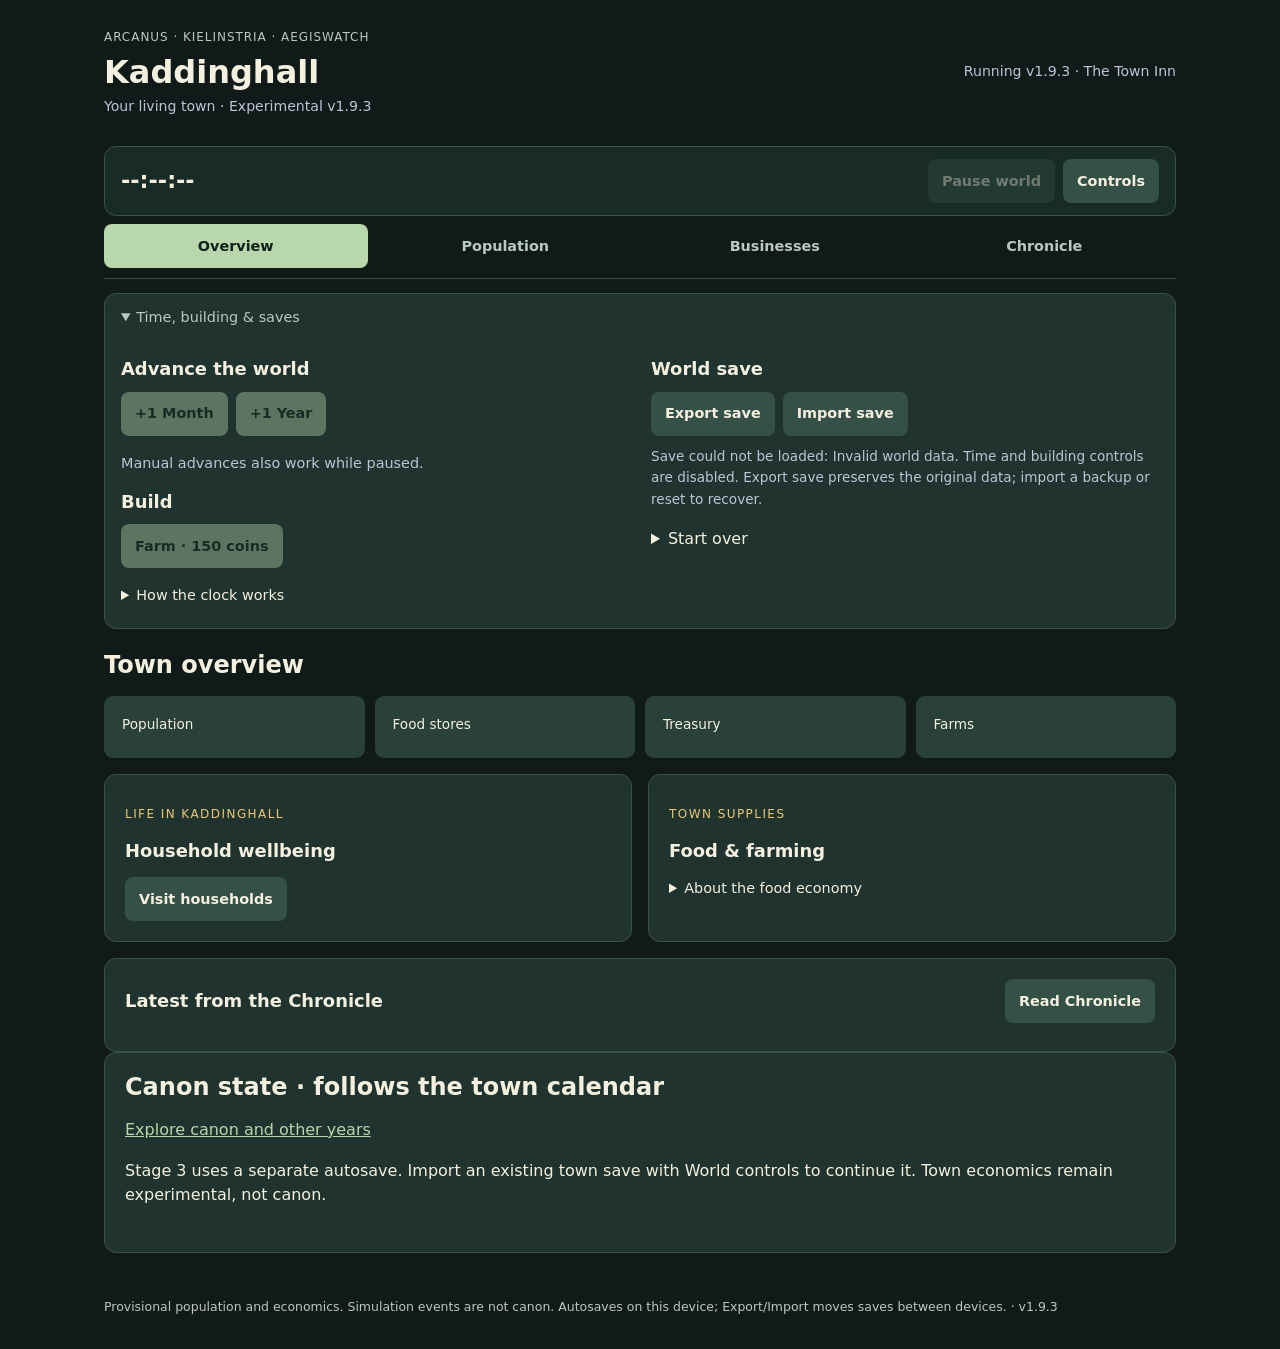
<file: Arcanus-Stage-5/Kaddinghall/index.html>
<!doctype html>
<html lang="en">
<head>
  <meta charset="utf-8">
  <meta name="viewport" content="width=device-width,initial-scale=1">
  <meta name="theme-color" content="#192b27">
  
  <title>Arcanus — Kaddinghall</title>
  <style>
    :root{color-scheme:dark;--bg:#101b19;--panel:#20332e;--border:#39534a;--text:#f4f0df;--muted:#b7c9c1;--accent:#b9d7ac;--sticky-height:150px}
    *{box-sizing:border-box}body{font-family:system-ui,sans-serif;background:var(--bg);color:var(--text);margin:0;line-height:1.55}main{max-width:1120px;margin:auto;padding:24px}h1,h2,h3,h4{line-height:1.2}h1{font-size:2rem;margin:4px 0}h2{font-size:1.5rem;margin:0 0 16px}h3{font-size:1.12rem;margin:0 0 12px}h4{margin-bottom:12px}p{margin:10px 0 16px}small,.muted{color:var(--muted)}small{font-size:.75rem;letter-spacing:.08em}.masthead{display:flex;justify-content:space-between;gap:16px;align-items:center;margin-bottom:18px}.masthead p{margin:0;font-size:.88rem}.build-label{text-align:right;max-width:230px}
    .sticky-shell{position:sticky;top:0;z-index:10;background:var(--bg);padding:10px 0 0}.clockbar{display:flex;align-items:center;justify-content:space-between;gap:12px;padding:12px 16px;background:#192b27;border:1px solid var(--border);border-radius:12px}.clock-details{display:flex;align-items:center;gap:16px}#liveTime{font-size:1.4rem;font-variant-numeric:tabular-nums;font-weight:650;white-space:nowrap;margin:0}#date{font-size:.95rem;margin:0}#clockStatus{font-size:.8rem;color:var(--muted);margin:0}.clock-actions{display:flex;gap:8px;flex-shrink:0}
    .tabs{display:grid;grid-template-columns:repeat(4,1fr);gap:6px;margin-top:8px;padding-bottom:10px;border-bottom:1px solid var(--border)}.tabs button{background:transparent;color:var(--muted);border:1px solid transparent;border-radius:8px}.tabs button[aria-selected=true]{background:var(--accent);color:#10201a}.tabs button:hover{border-color:var(--accent)}
    button,select{font:inherit}button{background:var(--accent);color:#10201a;border:0;border-radius:8px;padding:10px 14px;font-size:.9rem;font-weight:650;cursor:pointer;min-height:44px}button.secondary{background:#345047;color:var(--text)}button:disabled{opacity:.4;cursor:default}button:focus-visible,summary:focus-visible,select:focus-visible,a:focus-visible{outline:3px solid #f4db88;outline-offset:3px}a{color:var(--accent)}[hidden]{display:none!important}
    .view,.world-controls{scroll-margin-top:var(--sticky-height)}.view{padding:22px 0 0}.panel{background:var(--panel);border:1px solid var(--border);border-radius:12px;padding:20px;margin-bottom:16px}.panel>:last-child{margin-bottom:0}.world-controls{margin:14px 0 0;padding:12px 16px}.world-controls>summary{font-size:.9rem;color:var(--muted)}.control-grid{display:grid;grid-template-columns:1fr 1fr;gap:22px;padding-top:20px}.button-row{display:flex;flex-wrap:wrap;gap:8px}.help{margin-top:16px;font-size:.9rem}.help p{max-width:75ch}summary{cursor:pointer;min-height:32px}.reset-control{margin-top:16px}#saveStatus{font-size:.85rem}
    .stats{display:grid;grid-template-columns:repeat(2,minmax(0,1fr));gap:10px}.stats>div{background:#294139;border-radius:9px;padding:12px;font-size:.85rem}.stats strong{display:block;font-size:1.55rem;line-height:1.25;margin-top:5px;color:var(--text);font-variant-numeric:tabular-nums}.overview-stats{grid-template-columns:repeat(4,minmax(0,1fr));margin-bottom:16px}.overview-stats>div{padding:18px}.overview-stats strong{font-size:1.9rem}.overview-grid{display:grid;grid-template-columns:1fr 1fr;gap:16px}.overview-grid .panel{margin:0}.wide{grid-column:1/-1}.score{font-size:2.1rem;margin:8px 0}.eyebrow{text-transform:uppercase;letter-spacing:.08em;font-size:.73rem;color:var(--muted)}
    .population-grid{display:grid;grid-template-columns:minmax(0,340px) minmax(0,1fr);gap:16px;align-items:start}.population-grid .panel{margin:0}.population-grid .panel p{font-size:.92rem}.register-toolbar{display:flex;align-items:center;justify-content:space-between;gap:8px;flex-wrap:wrap}select{color:var(--text);background:#294139;padding:9px;border:1px solid #718b7e;border-radius:8px;max-width:100%;min-height:44px}#householdMatches{font-size:.8rem}.ledger-entry{padding:14px 0;border-top:1px solid var(--border)}.ledger-entry summary{font-weight:600}.ledger-entry p{font-size:.9rem;color:#d6e1d7}.household-needs{background:#294139;padding:12px;border-radius:8px}.household-controls{display:flex;align-items:center;justify-content:space-between;gap:8px;border-top:1px solid var(--border);padding-top:14px}.household-controls span{font-size:.85rem}
    #timberBusinesses{display:grid;grid-template-columns:1fr 1fr;gap:20px}.timber-business{border-top:1px solid var(--border);padding-top:8px}.timber-business h4{font-size:1.1rem}.timber-business strong{font-size:1.15rem}#timberMills{padding-left:20px}#log,#recentEvents{list-style:none;padding:0;margin:0}#log li,#recentEvents li{border-top:1px solid var(--border);padding:14px 0;font-size:.95rem}#log li:first-child,#recentEvents li:first-child{border-top:0}#log li{padding-left:16px;border-left:2px solid #6f967b;margin-bottom:6px}.section-heading{display:flex;justify-content:space-between;align-items:center;gap:16px;margin-bottom:8px}.section-heading h3{margin:0}footer{font-size:.78rem;color:var(--muted);padding:28px 0 8px}p,li,summary{overflow-wrap:anywhere}
    @media(max-width:760px){main{padding:16px}.population-grid,.overview-grid{grid-template-columns:1fr}.clock-details{display:block}.clockbar{align-items:flex-start}.overview-stats>div{padding:12px}.overview-stats strong{font-size:1.5rem}.build-label{max-width:170px}.masthead h1{font-size:1.8rem}}
    @media(max-width:520px){:root{--sticky-height:190px}main{padding:12px}.masthead{align-items:flex-start;gap:8px}.build-label{display:none}.masthead small{font-size:.62rem}.masthead p{font-size:.78rem}.clockbar{padding:10px;flex-wrap:wrap;gap:8px}.clock-details{width:100%;display:flex;justify-content:space-between;gap:8px;align-items:center}#liveTime{font-size:1.15rem}#date{font-size:.8rem}#clockStatus{display:none}.clock-actions{width:100%;justify-content:flex-end}.clock-actions button{padding:8px 12px;min-height:40px}.tabs{gap:2px}.tabs button{font-size:.8rem;padding:10px 4px}.panel{padding:16px}.overview-stats{grid-template-columns:1fr 1fr}.overview-stats strong{font-size:1.6rem}.control-grid,#timberBusinesses{grid-template-columns:1fr;gap:18px}.section-heading{align-items:flex-start}.section-heading button{font-size:.8rem}.view{padding-top:18px}.stats strong{font-size:1.3rem}}
    @media(prefers-reduced-motion:reduce){*{scroll-behavior:auto!important}}
  .family-links{border-left:2px solid #718b7e;padding-left:10px;font-size:.82rem!important;color:#b7c9c1!important;margin-top:-6px}
</style>
<link rel="stylesheet" href="../world-overview.css"></head>
<body><main>
  <header class="masthead">
    <div><small>ARCANUS · KIELINSTRIA · AEGISWATCH</small><h1>Kaddinghall</h1><p class="muted">Your living town · Experimental v1.9.3</p></div>
    <p id="buildStatus" class="muted build-label">Checking running JavaScript version…</p>
  </header>
  <div class="sticky-shell">
    <div class="clockbar">
      <div class="clock-details"><p id="liveTime" aria-live="off">--:--:--</p><div><p id="date"></p><p id="clockStatus"></p></div></div>
      <div class="clock-actions"><button id="pauseButton" class="secondary" data-world-action onclick="togglePause()">Pause world</button><button class="secondary" onclick="openWorldControls()" aria-controls="worldControls">Controls</button></div>
    </div>
    <nav class="tabs" role="tablist" aria-label="Town sections">
      <button role="tab" id="tab-overview" aria-controls="view-overview" aria-selected="true">Overview</button>
      <button role="tab" id="tab-population" aria-controls="view-population" aria-selected="false" tabindex="-1">Population</button>
      <button role="tab" id="tab-businesses" aria-controls="view-businesses" aria-selected="false" tabindex="-1">Businesses</button>
      <button role="tab" id="tab-chronicle" aria-controls="view-chronicle" aria-selected="false" tabindex="-1">Chronicle</button>
    </nav>
  </div>
  <details id="worldControls" class="panel world-controls">
    <summary>Time, building &amp; saves</summary>
    <div class="control-grid">
      <div><h3>Advance the world</h3><div class="button-row"><button data-world-action onclick="advance(1)">+1 Month</button><button data-world-action onclick="advance(12)">+1 Year</button></div><p class="muted help">Manual advances also work while paused.</p><h3>Build</h3><button data-world-action onclick="buildFarm()">Farm · 150 coins</button></div>
      <div><h3>World save</h3><div class="button-row"><button class="secondary" onclick="exportSave()">Export save</button><button class="secondary" onclick="document.getElementById('file').click()">Import save</button></div><input hidden type="file" id="file" accept="application/json,.json"><p id="saveStatus" class="muted" role="status"></p><details class="reset-control"><summary>Start over</summary><p class="muted">Export your save first if you want to keep this town.</p><button class="secondary" onclick="resetWorld()">Reset world</button></details></div>
    </div>
    <details class="help"><summary>How the clock works</summary><p id="nextDay" class="muted"></p><p class="muted">1 real second = 1 Arcanus second. Time follows the UK clock, including daylight saving. The date advances at UK midnight, with provisional 30-day months and monthly economy updates. Closing the app is fine: it catches up when you return. Pausing freezes routines and skips elapsed time on resume.</p></details>
  </details>

  <section id="view-overview" class="view" role="tabpanel" aria-labelledby="tab-overview" tabindex="0">
    <h2>Town overview</h2>
    <div class="stats overview-stats"><div>Population<strong id="pop"></strong></div><div>Food stores<strong id="food"></strong></div><div>Treasury<strong id="gold"></strong></div><div>Farms<strong id="farms"></strong></div></div>
    <p id="treasuryStatus" class="muted"></p><div class="overview-grid">
      <section class="panel"><p class="eyebrow">Life in Kaddinghall</p><h3>Household wellbeing</h3><p id="overviewWellbeing" class="score"></p><p id="overviewNeeds" class="muted"></p><button class="secondary" onclick="showView('population')">Visit households</button></section>
      <section class="panel"><p class="eyebrow">Town supplies</p><h3>Food &amp; farming</h3><p id="foodStatus"></p><details class="help"><summary>About the food economy</summary><p class="muted">Seasonal harvests, Treasury-funded emergency imports and low-reserve warnings. One food unit per resident per month; yields and import costs are provisional.</p></details></section>
      <section class="panel wide"><div class="section-heading"><h3>Latest from the Chronicle</h3><button class="secondary" onclick="showView('chronicle')">Read Chronicle</button></div><ol id="recentEvents"></ol></section>
    </div>
  </section>

  <section id="view-population" class="view" role="tabpanel" aria-labelledby="tab-population" tabindex="0" hidden>
    <h2>Living population</h2><p id="populationSummary"></p>
    <div class="population-grid">
      <section class="panel"><h3>Household wellbeing</h3><div class="stats"><div>Average wellbeing<strong id="householdWellbeing"></strong></div><div>Settled households<strong id="householdSettled"></strong></div><div>Struggling households<strong id="householdStruggling"></strong></div><div>Care pressure<strong id="householdCare"></strong></div></div><p id="needsSummary"></p>
        <details class="help"><summary>Family register</summary><p id="familySummary"></p><p class="muted">Parents, partners, children and guardians appear beneath each resident. Initial links are provisional, based on plausible age gaps within existing households; unknown parentage stays unrecorded. No past weddings or births are invented.</p><p class="muted">Grown children can establish homes from ages 20–24 when dependants have care. At most two new homes form per month; relatives and members of the same original household do not become partners. Residents keep their names and jobs. A new household represents a new home arrangement, not a paid construction project.</p><p class="muted">Starting children need several years to reach this stage. Births and deaths still follow the existing town economy. Family updates are grouped into one monthly Chronicle entry.</p></details><details class="help"><summary>Occupations across town</summary><p id="occupations" class="muted"></p><p class="muted">The single generic town inn has up to eight staff, provisionally. The generic inn now has private accounts under Businesses; other non-timber jobs still describe broad sectors.</p></details>
        <details class="help"><summary>What shapes wellbeing?</summary><p class="muted">Food and warmth outlooks reflect town reserves and market firewood, not individual purchases. Care pressure reflects residents’ ages. Low reserve warnings carry mild penalties; serious shortage risk carries more weight. Cold affects households with young children or older residents more strongly. Wellbeing changes daily and recovers gradually. Settled: 65–100 · Under strain: 35–64 · Struggling: 0–34.</p><p class="muted">Children under six need more care; residents aged 75 and over need support. These provisional simulation assumptions add no consumption, charges or extra deaths.</p><p id="needsBasis" class="muted"></p></details>
        <details class="help"><summary>About daily life</summary><p class="muted">Residents, households and occupations are saved. Routines follow UK time and freeze while paused. The seventh town day is a rest day with essential morning duties. Names and assignments are provisional; household scenes add no wages, food use or timber sales.</p></details>
      </section>
      <section class="panel"><div class="register-toolbar"><h3>Household register</h3><div><label for="householdFilter">Show </label><select id="householdFilter" onchange="filterHouseholds(this.value)"><option value="all">All households</option><option value="attention">Needs attention</option></select></div></div><p id="householdMatches" class="muted"></p><div id="households"></div><div class="household-controls"><button id="previousHouseholds" class="secondary" onclick="changeHouseholdPage(-1)">Previous</button><span id="householdPage"></span><button id="nextHouseholds" class="secondary" onclick="changeHouseholdPage(1)">Next</button></div></section>
    </div>
  </section>

  <section id="view-businesses" class="view" role="tabpanel" aria-labelledby="tab-businesses" tabindex="0" hidden>
    <h2>Businesses</h2>
    <section class="panel" aria-labelledby="innHeading"><p class="eyebrow">First town business · Provisional simulation</p><h3 id="innHeading">The town inn</h3><p id="innOwner"></p><div class="stats overview-stats"><div>Staff<strong id="innStaff"></strong></div><div>Daily capacity<strong id="innCapacity"></strong></div><div>Private cash<strong id="innCash"></strong></div></div><p id="innTrading"></p><details class="help"><summary>Staff register</summary><p id="innRoster"></p></details><details class="help"><summary>How the inn trades</summary><p>The owner-manager is one of the existing inn workers, included within the eight-person limit. If they retire or leave, an eligible adult worker takes over provisionally. Without an adult proprietor, trading pauses; upkeep continues.</p><p>Visits cover drinks and hospitality, not extra household meals. Demand changes with town population, season, rest days and household wellbeing. Each worker supports six visits per day. A visit earns 15 cp and costs 4 cp in trade supplies; daily wages are 30 cp per working staff member, including the owner, plus 20 cp of upkeep. 100 cp = 1 gp.</p><p>The inn pays its own bills; the town Treasury, staple food and timber stores are unchanged. Private customer spending and external supplies are estimated; personal wallets are not yet tracked. Cash can become debt. There is no automatic financing, bankruptcy or charged inheritance.</p><p>Accounts begin when this version is first loaded, after the existing world catches up. No earlier inn trading is invented. Names, ownership and rates are provisional, not established Arcanus canon.</p></details></section>
    <section class="panel"><h3>Inn ledger</h3><p class="muted">Current month and the latest 24 closed months. An upgrade part-way through a month records only the remaining days.</p><div id="innLedger"></div></section>
    <section class="panel"><h3>Timber economy</h3><p class="muted">Timber simulation days: <span id="timberDays">0</span> · Municipal emergency wood reserve: <span id="timberReserve">30 t</span></p><p id="timberOrders" class="muted">Customer orders loading…</p><details class="help"><summary>About these businesses</summary><p class="muted">Two independent timber businesses and two sawmills, with seasoning batches, operating cash, customer orders and catch-up. Demand and staffing are provisional. The generic inn has separate private accounts below. Other shops remain broad sectors.</p></details><div id="timberBusinesses"></div><h4>Independent sawmills</h4><ul id="timberMills"></ul></section>
    <section class="panel"><h3>Timber business ledger</h3><p class="muted">Monthly income, expenses, sales and sawmill orders. Earlier activity is not reconstructed.</p><div id="timberLedger"></div></section>
  </section>

  <section id="view-chronicle" class="view" role="tabpanel" aria-labelledby="tab-chronicle" tabindex="0" hidden>
    <h2>Chronicle</h2><section class="panel"><p class="muted">The latest 20 entries from Kaddinghall’s story.</p><details class="help"><summary>How events are recorded</summary><p class="muted">Arcanus dates and UK hours/minutes. Hourly entries mark changes in town activity; household scenes and wellbeing bulletins add detail. Quiet hours stay quiet. Up to 150 entries are saved; older routines are condensed during long absences.</p></details><ul id="log"></ul></section>
  </section>
  <section class="panel"><h2>Canon state · follows the town calendar</h2><p><a href="../index.html">Explore canon and other years</a></p><p>Stage 3 uses a separate autosave. Import an existing town save with World controls to continue it. Town economics remain experimental, not canon.</p><div id="canon-state"></div></section><footer>Provisional population and economics. Simulation events are not canon. Autosaves on this device; Export/Import moves saves between devices. · v1.9.3</footer>
</main><script src="../canon-data.js"></script><script src="../canon-engine.js"></script><script src="../canon-reference.js"></script><script src="../canon-panel.js"></script><script src="app.js"></script></body>
</html>
</file>
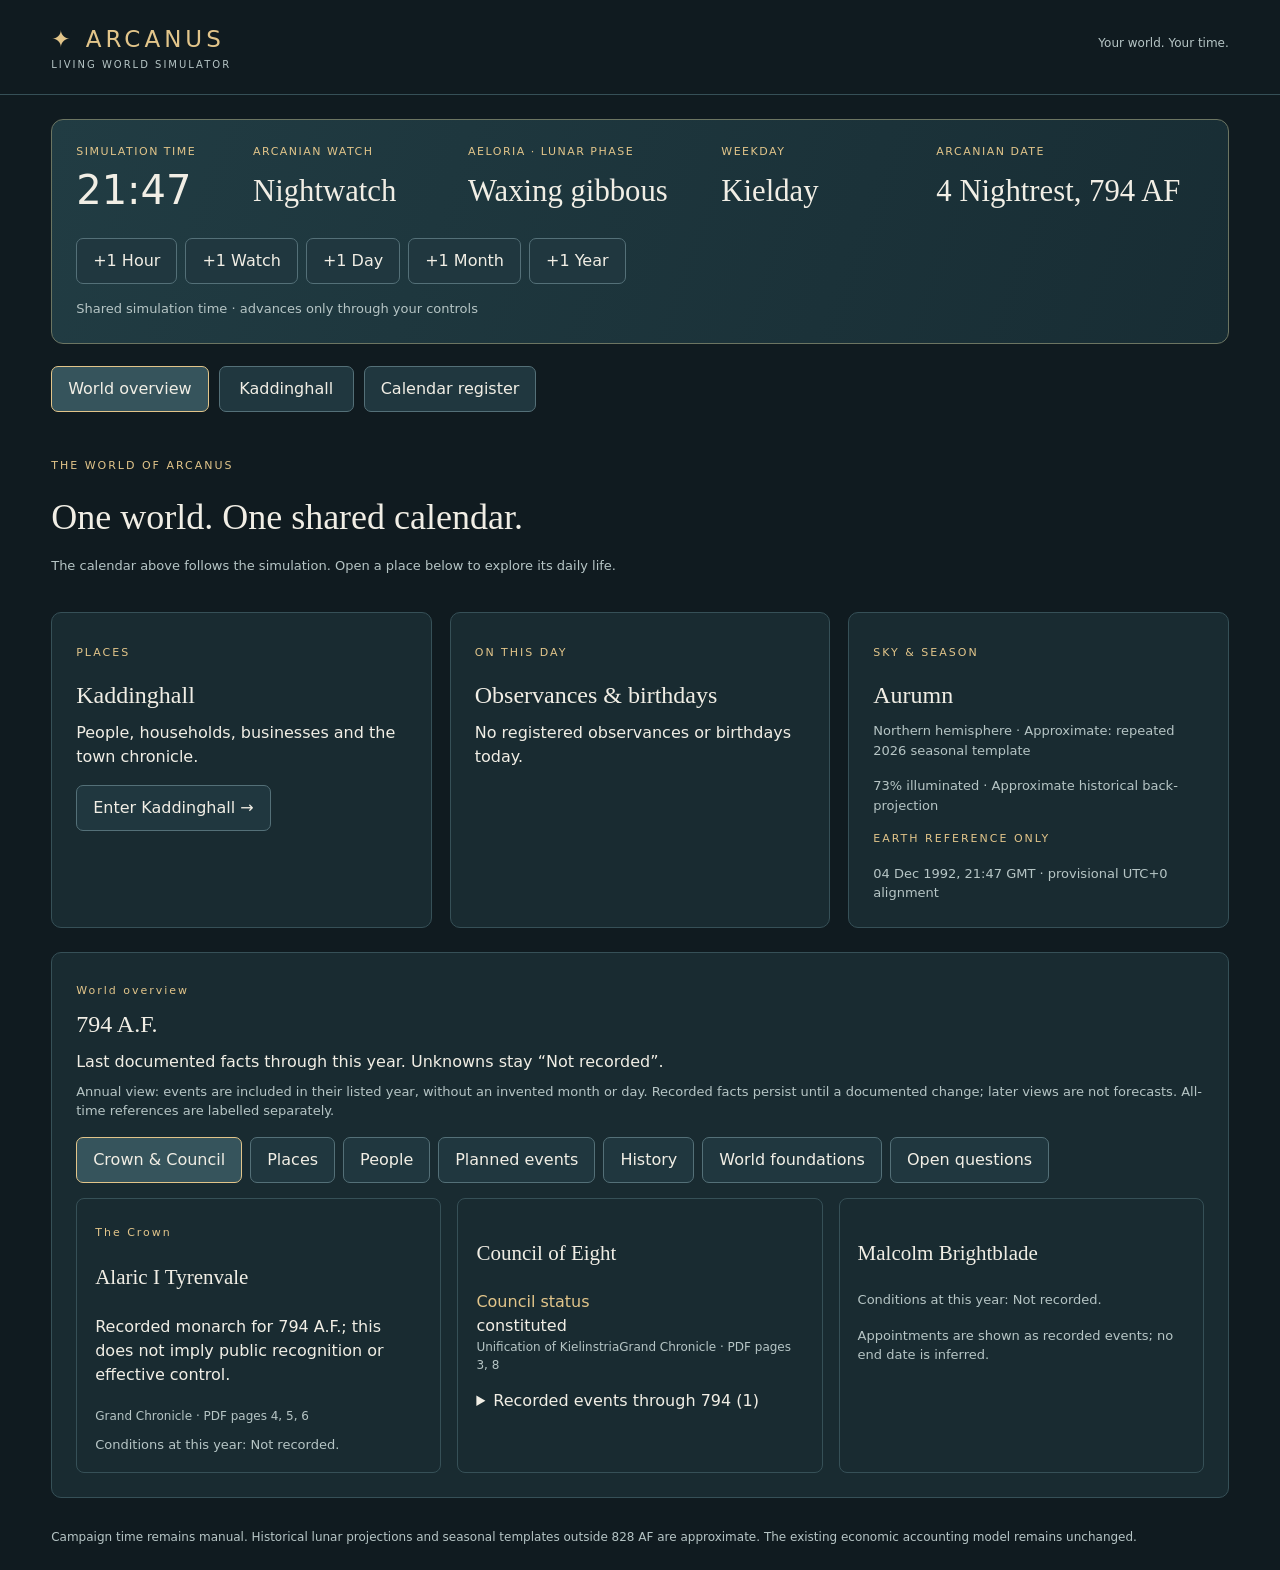
<file: Arcanus World Simulator.html>
<!doctype html>
<html lang="en"><head><meta charset="utf-8"><meta name="viewport" content="width=device-width,initial-scale=1"><title>Arcanus · Living World Simulator</title><style>:root{color-scheme:dark;--bg:#101b20;--panel:#192b31;--line:#365057;--muted:#b6c5c5;--gold:#e2c58a;--text:#f1eee5}*{box-sizing:border-box}body{margin:0;background:var(--bg);color:var(--text);font:16px/1.5 system-ui,sans-serif}header{padding:22px 4vw;border-bottom:1px solid var(--line);display:flex;align-items:center;justify-content:space-between;gap:20px}.brand{font-size:23px;letter-spacing:4px;color:var(--gold)}.brand small{display:block;color:var(--muted);font-size:10px;letter-spacing:2px}header p{font-size:12px;color:var(--muted)}main{max-width:1500px;margin:auto;padding:24px 4vw}h1,h2,h3{font-family:Georgia,serif;font-weight:400}h1{font-size:36px;margin:0 0 12px}h2{font-size:24px}h3{font-size:21px}p{margin:8px 0 16px}button,input{font:inherit;border:1px solid #547078;border-radius:7px;padding:10px 16px;color:var(--text);background:#20373f}button{cursor:pointer}button:hover,button[aria-pressed=true]{background:#36545c;border-color:var(--gold)}button:disabled{opacity:.45;cursor:wait}button:focus-visible,input:focus-visible{outline:2px solid var(--gold);outline-offset:3px}.clock-panel{background:linear-gradient(110deg,#213c43,#182d34);border:1px solid #6c7562;border-radius:12px;padding:24px;margin-bottom:20px}.calendar-display{display:grid;grid-template-columns:.8fr 1fr 1.2fr 1fr 1.4fr;margin:0;gap:24px}.calendar-display>div{min-width:0}.calendar-display dt{color:var(--gold);font-size:11px;text-transform:uppercase;letter-spacing:1.5px;margin-bottom:8px}.calendar-display dd{margin:0;font-family:Georgia,serif;font-size:clamp(22px,2.4vw,32px);overflow-wrap:anywhere}#world-time{font-family:system-ui,sans-serif;font-variant-numeric:tabular-nums;font-weight:300;font-size:40px;line-height:1.1}.step-controls{display:flex;gap:8px;flex-wrap:wrap;margin-top:24px}.muted,#clock-status{color:var(--muted);font-size:13px}#clock-status{margin:15px 0 0}.main-nav{display:flex;gap:10px;margin:22px 0 28px;flex-wrap:wrap}.main-nav button{min-width:135px}.intro{padding:10px 0 20px}.cards{display:grid;grid-template-columns:repeat(3,minmax(0,1fr));gap:18px}.card{background:var(--panel);padding:24px;border-radius:10px;border:1px solid var(--line);margin-bottom:24px}.eyebrow{color:var(--gold);font-size:11px;letter-spacing:2px}.card h2{margin:8px 0}.card p:last-child{margin-bottom:0}#world-error:not(:empty){background:#512f2c;padding:15px;border-radius:6px;color:#ffe0d6}iframe{border:1px solid var(--line);width:100%;height:78vh;min-height:650px;border-radius:10px;background:#101b19}.table-wrap{overflow:auto}table{border-collapse:collapse;width:100%;font-size:14px}th,td{text-align:left;padding:14px;border-bottom:1px solid var(--line)}th{color:var(--gold)}label{display:block}input{margin:10px 0;width:min(450px,100%)}a{color:#b8ded7}[hidden]{display:none!important}footer{font-size:12px;color:var(--muted);margin-top:30px}.world-nav{display:flex;gap:8px;flex-wrap:wrap}.world-grid{display:grid;grid-template-columns:repeat(auto-fit,minmax(230px,1fr));gap:16px}.world-card,.world-event{padding:18px;border:1px solid var(--line);border-radius:8px;margin-top:15px;min-width:0;overflow-wrap:anywhere}.world-heading h2{margin:5px 0}.world-card dl{margin:12px 0}.world-card dt{color:var(--gold)}.world-card dd{margin-left:0}.world-card details{margin-top:15px}.world-card summary{cursor:pointer}.evidence,.source{font-size:12px;color:var(--muted)}@media(max-width:950px){.calendar-display{grid-template-columns:repeat(3,1fr)}.cards{grid-template-columns:1fr 1fr}.cards .card:last-child{grid-column:1/-1}}@media(max-width:600px){header{padding:18px}header p{display:none}main{padding:16px}.clock-panel{padding:20px}.calendar-display{grid-template-columns:1fr 1fr;gap:22px 15px}.calendar-display>div:last-child{grid-column:1/-1}.calendar-display dd{font-size:24px}#world-time{font-size:36px}.cards{grid-template-columns:1fr}.cards .card:last-child{grid-column:auto}.main-nav button{min-width:0;flex:1;padding:10px}h1{font-size:29px}.card{padding:20px}iframe{min-height:600px}.step-controls button{flex:1;font-size:13px;padding:9px 8px}}
</style><style>@scope (#town-content){
    :scope{color-scheme:dark;--bg:#101b19;--panel:#20332e;--border:#39534a;--text:#f4f0df;--muted:#b7c9c1;--accent:#b9d7ac;--sticky-height:150px}
    *{box-sizing:border-box}:scope{font-family:system-ui,sans-serif;background:var(--bg);color:var(--text);margin:0;line-height:1.55}.town-main{max-width:1120px;margin:auto;padding:24px}h1,h2,h3,h4{line-height:1.2}h1{font-size:2rem;margin:4px 0}h2{font-size:1.5rem;margin:0 0 16px}h3{font-size:1.12rem;margin:0 0 12px}h4{margin-bottom:12px}p{margin:10px 0 16px}small,.muted{color:var(--muted)}small{font-size:.75rem;letter-spacing:.08em}.masthead{display:flex;justify-content:space-between;gap:16px;align-items:center;margin-bottom:18px}.masthead p{margin:0;font-size:.88rem}.build-label{text-align:right;max-width:230px}
    .sticky-shell{position:sticky;top:0;z-index:10;background:var(--bg);padding:10px 0 0}.clockbar{display:flex;align-items:center;justify-content:space-between;gap:12px;padding:12px 16px;background:#192b27;border:1px solid var(--border);border-radius:12px}.clock-details{display:flex;align-items:center;gap:16px}#liveTime{font-size:1.4rem;font-variant-numeric:tabular-nums;font-weight:650;white-space:nowrap;margin:0}#date{font-size:.95rem;margin:0}#clockStatus{font-size:.8rem;color:var(--muted);margin:0}.clock-actions{display:flex;gap:8px;flex-shrink:0}
    .tabs{display:grid;grid-template-columns:repeat(4,1fr);gap:6px;margin-top:8px;padding-bottom:10px;border-bottom:1px solid var(--border)}.tabs button{background:transparent;color:var(--muted);border:1px solid transparent;border-radius:8px}.tabs button[aria-selected=true]{background:var(--accent);color:#10201a}.tabs button:hover{border-color:var(--accent)}
    button,select{font:inherit}button{background:var(--accent);color:#10201a;border:0;border-radius:8px;padding:10px 14px;font-size:.9rem;font-weight:650;cursor:pointer;min-height:44px}button.secondary{background:#345047;color:var(--text)}button:disabled{opacity:.4;cursor:default}button:focus-visible,summary:focus-visible,select:focus-visible,a:focus-visible{outline:3px solid #f4db88;outline-offset:3px}a{color:var(--accent)}[hidden]{display:none!important}
    .view,.world-controls{scroll-margin-top:var(--sticky-height)}.view{padding:22px 0 0}.panel{background:var(--panel);border:1px solid var(--border);border-radius:12px;padding:20px;margin-bottom:16px}.panel>:last-child{margin-bottom:0}.world-controls{margin:14px 0 0;padding:12px 16px}.world-controls>summary{font-size:.9rem;color:var(--muted)}.control-grid{display:grid;grid-template-columns:1fr 1fr;gap:22px;padding-top:20px}.button-row{display:flex;flex-wrap:wrap;gap:8px}.help{margin-top:16px;font-size:.9rem}.help p{max-width:75ch}summary{cursor:pointer;min-height:32px}.reset-control{margin-top:16px}#saveStatus{font-size:.85rem}
    .stats{display:grid;grid-template-columns:repeat(2,minmax(0,1fr));gap:10px}.stats>div{background:#294139;border-radius:9px;padding:12px;font-size:.85rem}.stats strong{display:block;font-size:1.55rem;line-height:1.25;margin-top:5px;color:var(--text);font-variant-numeric:tabular-nums}.overview-stats{grid-template-columns:repeat(4,minmax(0,1fr));margin-bottom:16px}.overview-stats>div{padding:18px}.overview-stats strong{font-size:1.9rem}.overview-grid{display:grid;grid-template-columns:1fr 1fr;gap:16px}.overview-grid .panel{margin:0}.wide{grid-column:1/-1}.score{font-size:2.1rem;margin:8px 0}.eyebrow{text-transform:uppercase;letter-spacing:.08em;font-size:.73rem;color:var(--muted)}
    .population-grid{display:grid;grid-template-columns:minmax(0,340px) minmax(0,1fr);gap:16px;align-items:start}.population-grid .panel{margin:0}.population-grid .panel p{font-size:.92rem}.register-toolbar{display:flex;align-items:center;justify-content:space-between;gap:8px;flex-wrap:wrap}select{color:var(--text);background:#294139;padding:9px;border:1px solid #718b7e;border-radius:8px;max-width:100%;min-height:44px}#householdMatches{font-size:.8rem}.ledger-entry{padding:14px 0;border-top:1px solid var(--border)}.ledger-entry summary{font-weight:600}.ledger-entry p{font-size:.9rem;color:#d6e1d7}.household-needs{background:#294139;padding:12px;border-radius:8px}.household-controls{display:flex;align-items:center;justify-content:space-between;gap:8px;border-top:1px solid var(--border);padding-top:14px}.household-controls span{font-size:.85rem}
    #timberBusinesses{display:grid;grid-template-columns:1fr 1fr;gap:20px}.timber-business{border-top:1px solid var(--border);padding-top:8px}.timber-business h4{font-size:1.1rem}.timber-business strong{font-size:1.15rem}#timberMills{padding-left:20px}#log,#recentEvents{list-style:none;padding:0;margin:0}#log li,#recentEvents li{border-top:1px solid var(--border);padding:14px 0;font-size:.95rem}#log li:first-child,#recentEvents li:first-child{border-top:0}#log li{padding-left:16px;border-left:2px solid #6f967b;margin-bottom:6px}.section-heading{display:flex;justify-content:space-between;align-items:center;gap:16px;margin-bottom:8px}.section-heading h3{margin:0}footer{font-size:.78rem;color:var(--muted);padding:28px 0 8px}p,li,summary{overflow-wrap:anywhere}
    @media(max-width:760px){.town-main{padding:16px}.population-grid,.overview-grid{grid-template-columns:1fr}.clock-details{display:block}.clockbar{align-items:flex-start}.overview-stats>div{padding:12px}.overview-stats strong{font-size:1.5rem}.build-label{max-width:170px}.masthead h1{font-size:1.8rem}}
    @media(max-width:520px){:scope{--sticky-height:190px}.town-main{padding:12px}.masthead{align-items:flex-start;gap:8px}.build-label{display:none}.masthead small{font-size:.62rem}.masthead p{font-size:.78rem}.clockbar{padding:10px;flex-wrap:wrap;gap:8px}.clock-details{width:100%;display:flex;justify-content:space-between;gap:8px;align-items:center}#liveTime{font-size:1.15rem}#date{font-size:.8rem}#clockStatus{display:none}.clock-actions{width:100%;justify-content:flex-end}.clock-actions button{padding:8px 12px;min-height:40px}.tabs{gap:2px}.tabs button{font-size:.8rem;padding:10px 4px}.panel{padding:16px}.overview-stats{grid-template-columns:1fr 1fr}.overview-stats strong{font-size:1.6rem}.control-grid,#timberBusinesses{grid-template-columns:1fr;gap:18px}.section-heading{align-items:flex-start}.section-heading button{font-size:.8rem}.view{padding-top:18px}.stats strong{font-size:1.3rem}}
    @media(prefers-reduced-motion:reduce){*{scroll-behavior:auto!important}}
  .family-links{border-left:2px solid #718b7e;padding-left:10px;font-size:.82rem!important;color:#b7c9c1!important;margin-top:-6px}
}</style><style>#liveTime{white-space:normal;overflow-wrap:anywhere;max-width:100%}
.clock-details{min-width:0}.clock-details>div{min-width:0}
#calendarHeading{margin-top:0}#calendarError:not(:empty){color:#ffb6a4}
#calendarSummary p{overflow-wrap:anywhere}
#calendarOffset{max-width:100%;width:110px;padding:8px}
#calendarHemisphere{max-width:100%;padding:8px}
@media(max-width:520px){.clock-details{flex-direction:column;align-items:flex-start}#liveTime{font-size:1.05rem}.clockbar .clock-actions{width:auto}#calendarBrowse{overflow-wrap:anywhere}}
</style></head><body>
<header><div class="brand">✦ ARCANUS<small>LIVING WORLD SIMULATOR</small></div><p>Your world. Your time.</p></header>
<main>
<section class="clock-panel" aria-label="Simulation calendar"><dl class="calendar-display" aria-live="polite" aria-atomic="true">
<div><dt>Simulation time</dt><dd id="world-time">--:--</dd></div>
<div><dt>Arcanian Watch</dt><dd id="world-watch">Loading…</dd></div>
<div><dt>Aeloria · lunar phase</dt><dd id="world-moon">Loading…</dd></div>
<div><dt>Weekday</dt><dd id="world-weekday">Loading…</dd></div>
<div><dt>Arcanian date</dt><dd id="world-date">Loading…</dd></div>
</dl><div class="step-controls" aria-label="Advance simulation time"><button disabled data-step="60" data-unit="minutes">+1 Hour</button><button disabled data-step="180" data-unit="minutes">+1 Watch</button><button disabled data-step="1440" data-unit="minutes">+1 Day</button><button disabled data-step="1" data-unit="months">+1 Month</button><button disabled data-step="12" data-unit="months">+1 Year</button></div><p id="clock-status">Connecting to the saved simulation calendar…</p></section>
<p id="local-save-note" class="muted" role="status"></p><p id="world-error" role="alert">Starting the simulator. If this message remains, open the single-file edition in your normal web browser.</p>
<nav class="main-nav" aria-label="World sections"><button id="nav-world" aria-pressed="true">World overview</button><button id="nav-town" aria-pressed="false">Kaddinghall</button><button id="nav-register" aria-pressed="false">Calendar register</button></nav>
<section id="view-world"><div class="intro"><p class="eyebrow">THE WORLD OF ARCANUS</p><h1>One world. One shared calendar.</h1><p class="muted">The calendar above follows the simulation. Open a place below to explore its daily life.</p></div><div class="cards"><article class="card"><p class="eyebrow">PLACES</p><h2>Kaddinghall</h2><p>People, households, businesses and the town chronicle.</p><button id="open-town">Enter Kaddinghall →</button></article><article class="card"><p class="eyebrow">ON THIS DAY</p><h2>Observances & birthdays</h2><div id="today-events">Loading the current date…</div></article><article class="card"><p class="eyebrow">SKY & SEASON</p><h2 id="season">Loading…</h2><p id="season-detail" class="muted"></p><p id="moon-detail" class="muted"></p><p class="eyebrow">EARTH REFERENCE ONLY</p><p id="earth-reference" class="muted"></p></article></div><section class="card"><div id="canon-state"></div></section></section>
<section id="view-town" hidden><h1>Kaddinghall</h1><p class="muted">This town uses the calendar above. Its time controls update the world display too. Existing saves, exports and recovery tools are available within the town.</p><div id="town-content"><div class="town-main">
  <header class="masthead">
    <div><small>ARCANUS · KIELINSTRIA · AEGISWATCH</small><h1>Kaddinghall</h1><p class="muted">Your living town · Experimental v1.10.0</p></div>
    <p id="buildStatus" class="muted build-label">Checking running JavaScript version…</p>
  </header>
  <div class="sticky-shell">
    <div class="clockbar">
      <div class="clock-details"><p id="liveTime" aria-live="off">--:--:--</p><div><p id="date"></p><p id="clockStatus"></p></div></div>
      <div class="clock-actions"><button id="pauseButton" class="secondary" data-world-action onclick="togglePause()">Pause world</button><button class="secondary" onclick="openWorldControls()" aria-controls="worldControls">Controls</button></div>
    </div>
    <nav class="tabs" role="tablist" aria-label="Town sections">
      <button role="tab" id="tab-overview" aria-controls="view-overview" aria-selected="true">Overview</button>
      <button role="tab" id="tab-population" aria-controls="view-population" aria-selected="false" tabindex="-1">Population</button>
      <button role="tab" id="tab-businesses" aria-controls="view-businesses" aria-selected="false" tabindex="-1">Businesses</button>
      <button role="tab" id="tab-chronicle" aria-controls="view-chronicle" aria-selected="false" tabindex="-1">Chronicle</button>
    </nav>
  </div>
  <section class="panel" aria-labelledby="calendarHeading"><h2 id="calendarHeading">Arcanus calendar</h2><div id="calendarSummary" aria-live="polite"></div><p id="calendarError" role="alert"></p><button id="calendarBackup" hidden onclick="exportCalendarBackup()">Export pre-calendar backup</button><div class="button-row"><button data-world-action onclick="calendarAction(()=>advanceCalendarMinutes(60))">+1 Hour</button><button data-world-action onclick="calendarAction(()=>advanceCalendarMinutes(180))">+1 Watch</button><button data-world-action onclick="calendarAction(()=>advanceCalendarMinutes(1440))">+1 Day</button><button data-world-action onclick="advance(1)">+1 Calendar month</button><button data-world-action onclick="advance(12)">+1 Calendar year</button></div><p><a id="calendarBrowse" data-base="Calendar/index.html" href="Calendar/index.html" target="_blank" rel="noopener">Browse calendar, convert dates and search all 58 records</a></p><p class="muted">Browsing other dates does not rewind the town or change its economy. Town time moves forward only through the controls above.</p><details><summary>Calendar alignment</summary><label>Hemisphere <select id="calendarHemisphere"><option value="north">Northern</option><option value="south">Southern</option></select></label> <label>Starhaven offset from UTC, minutes <input id="calendarOffset" type="number" min="-840" max="840" step="1" value="0"></label> <button data-world-action onclick="updateCalendarSettings()">Apply alignment</button><p>UTC+0 is provisional, not established geography. No DST applies to Starhaven.</p></details><p class="muted">Compatibility: town budgets, harvests, ageing and ledgers retain their existing 30-day accounting periods and provisional economic seasonal cycle. These are not canonical calendar months or astronomical seasons. Existing balances are not recalculated.</p></section><details id="worldControls" class="panel world-controls">
    <summary>Time, building &amp; saves</summary>
    <div class="control-grid">
      <div><h3>Advance the world</h3><div class="button-row"><button data-world-action onclick="advance(1)">+1 Month</button><button data-world-action onclick="advance(12)">+1 Year</button></div><p class="muted help">Calendar steps advance the town only when you choose.</p><h3>Build</h3><button data-world-action onclick="buildFarm()">Farm · 150 coins</button></div>
      <div><h3>World save</h3><div class="button-row"><button class="secondary" onclick="exportSave()">Export save</button><button class="secondary" onclick="document.getElementById('file').click()">Import save</button></div><input hidden type="file" id="file" accept="application/json,.json"><p id="saveStatus" class="muted" role="status"></p><details class="reset-control"><summary>Start over</summary><p class="muted">Export your save first if you want to keep this town.</p><button class="secondary" onclick="resetWorld()">Reset world</button></details></div>
    </div>
    <details class="help"><summary>How the clock works</summary><p id="nextDay" class="muted"></p><p class="muted">Campaign time is manual. The named Gregorian-length calendar is saved with the town. No elapsed real-world time is processed on opening, importing or returning. Daily economic steps still settle in legacy 30-day accounting periods.</p></details>
  </details>

  <section id="view-overview" class="view" role="tabpanel" aria-labelledby="tab-overview" tabindex="0">
    <h2>Town overview</h2>
    <div class="stats overview-stats"><div>Population<strong id="pop"></strong></div><div>Food stores<strong id="food"></strong></div><div>Treasury<strong id="gold"></strong></div><div>Farms<strong id="farms"></strong></div></div>
    <p id="treasuryStatus" class="muted"></p><div class="overview-grid">
      <section class="panel"><p class="eyebrow">Life in Kaddinghall</p><h3>Household wellbeing</h3><p id="overviewWellbeing" class="score"></p><p id="overviewNeeds" class="muted"></p><button class="secondary" onclick="showView('population')">Visit households</button></section>
      <section class="panel"><p class="eyebrow">Town supplies</p><h3>Food &amp; farming</h3><p id="foodStatus"></p><details class="help"><summary>About the food economy</summary><p class="muted">Seasonal harvests, Treasury-funded emergency imports and low-reserve warnings. One food unit per resident per month; yields and import costs are provisional.</p></details></section>
      <section class="panel wide"><div class="section-heading"><h3>Latest from the Chronicle</h3><button class="secondary" onclick="showView('chronicle')">Read Chronicle</button></div><ol id="recentEvents"></ol></section>
    </div>
  </section>

  <section id="view-population" class="view" role="tabpanel" aria-labelledby="tab-population" tabindex="0" hidden>
    <h2>Living population</h2><p id="populationSummary"></p>
    <div class="population-grid">
      <section class="panel"><h3>Household wellbeing</h3><div class="stats"><div>Average wellbeing<strong id="householdWellbeing"></strong></div><div>Settled households<strong id="householdSettled"></strong></div><div>Struggling households<strong id="householdStruggling"></strong></div><div>Care pressure<strong id="householdCare"></strong></div></div><p id="needsSummary"></p>
        <details class="help"><summary>Family register</summary><p id="familySummary"></p><p class="muted">Parents, partners, children and guardians appear beneath each resident. Initial links are provisional, based on plausible age gaps within existing households; unknown parentage stays unrecorded. No past weddings or births are invented.</p><p class="muted">Grown children can establish homes from ages 20–24 when dependants have care. At most two new homes form per month; relatives and members of the same original household do not become partners. Residents keep their names and jobs. A new household represents a new home arrangement, not a paid construction project.</p><p class="muted">Starting children need several years to reach this stage. Births and deaths still follow the existing town economy. Family updates are grouped into one monthly Chronicle entry.</p></details><details class="help"><summary>Occupations across town</summary><p id="occupations" class="muted"></p><p class="muted">The single generic town inn has up to eight staff, provisionally. The generic inn now has private accounts under Businesses; other non-timber jobs still describe broad sectors.</p></details>
        <details class="help"><summary>What shapes wellbeing?</summary><p class="muted">Food and warmth outlooks reflect town reserves and market firewood, not individual purchases. Care pressure reflects residents’ ages. Low reserve warnings carry mild penalties; serious shortage risk carries more weight. Cold affects households with young children or older residents more strongly. Wellbeing changes daily and recovers gradually. Settled: 65–100 · Under strain: 35–64 · Struggling: 0–34.</p><p class="muted">Children under six need more care; residents aged 75 and over need support. These provisional simulation assumptions add no consumption, charges or extra deaths.</p><p id="needsBasis" class="muted"></p></details>
        <details class="help"><summary>About daily life</summary><p class="muted">Residents, households and occupations are saved. Routines follow the saved Starhaven time. The seventh town day is a rest day with essential morning duties. Names and assignments are provisional; household scenes add no wages, food use or timber sales.</p></details>
      </section>
      <section class="panel"><div class="register-toolbar"><h3>Household register</h3><div><label for="householdFilter">Show </label><select id="householdFilter" onchange="filterHouseholds(this.value)"><option value="all">All households</option><option value="attention">Needs attention</option></select></div></div><p id="householdMatches" class="muted"></p><div id="households"></div><div class="household-controls"><button id="previousHouseholds" class="secondary" onclick="changeHouseholdPage(-1)">Previous</button><span id="householdPage"></span><button id="nextHouseholds" class="secondary" onclick="changeHouseholdPage(1)">Next</button></div></section>
    </div>
  </section>

  <section id="view-businesses" class="view" role="tabpanel" aria-labelledby="tab-businesses" tabindex="0" hidden>
    <h2>Businesses</h2>
    <section class="panel" aria-labelledby="innHeading"><p class="eyebrow">First town business · Provisional simulation</p><h3 id="innHeading">The town inn</h3><p id="innOwner"></p><div class="stats overview-stats"><div>Staff<strong id="innStaff"></strong></div><div>Daily capacity<strong id="innCapacity"></strong></div><div>Private cash<strong id="innCash"></strong></div></div><p id="innTrading"></p><details class="help"><summary>Staff register</summary><p id="innRoster"></p></details><details class="help"><summary>How the inn trades</summary><p>The owner-manager is one of the existing inn workers, included within the eight-person limit. If they retire or leave, an eligible adult worker takes over provisionally. Without an adult proprietor, trading pauses; upkeep continues.</p><p>Visits cover drinks and hospitality, not extra household meals. Demand changes with town population, season, rest days and household wellbeing. Each worker supports six visits per day. A visit earns 15 cp and costs 4 cp in trade supplies; daily wages are 30 cp per working staff member, including the owner, plus 20 cp of upkeep. 100 cp = 1 gp.</p><p>The inn pays its own bills; the town Treasury, staple food and timber stores are unchanged. Private customer spending and external supplies are estimated; personal wallets are not yet tracked. Cash can become debt. There is no automatic financing, bankruptcy or charged inheritance.</p><p>Accounts begin at the saved simulation day when this version is first loaded. No earlier inn trading is invented. Names, ownership and rates are provisional, not established Arcanus canon.</p></details></section>
    <section class="panel"><h3>Inn ledger</h3><p class="muted">Current month and the latest 24 closed months. An upgrade part-way through a month records only the remaining days.</p><div id="innLedger"></div></section>
    <section class="panel"><h3>Timber economy</h3><p class="muted">Timber simulation days: <span id="timberDays">0</span> · Municipal emergency wood reserve: <span id="timberReserve">30 t</span></p><p id="timberOrders" class="muted">Customer orders loading…</p><details class="help"><summary>About these businesses</summary><p class="muted">Two independent timber businesses and two sawmills, with seasoning batches, operating cash, customer orders and catch-up. Demand and staffing are provisional. The generic inn has separate private accounts below. Other shops remain broad sectors.</p></details><div id="timberBusinesses"></div><h4>Independent sawmills</h4><ul id="timberMills"></ul></section>
    <section class="panel"><h3>Timber business ledger</h3><p class="muted">Monthly income, expenses, sales and sawmill orders. Earlier activity is not reconstructed.</p><div id="timberLedger"></div></section>
  </section>

  <section id="view-chronicle" class="view" role="tabpanel" aria-labelledby="tab-chronicle" tabindex="0" hidden>
    <h2>Chronicle</h2><section class="panel"><p class="muted">The latest 20 entries from Kaddinghall’s story.</p><details class="help"><summary>How events are recorded</summary><p class="muted">Arcanus dates and Starhaven hours/minutes. Hourly entries mark changes in town activity; household scenes and wellbeing bulletins add detail. Quiet hours stay quiet. Up to 150 entries are saved; routines are condensed during manual multi-day advances.</p></details><ul id="log"></ul></section>
  </section>
  <footer>Provisional population and economics. Simulation events are not canon. Autosaves on this device; Export/Import moves saves between devices. · v1.10.0</footer>
</div></div></section>
<section id="view-register" class="card" hidden><h1>Calendar register</h1><p id="register-year"></p><label for="event-search">Find an observance or birthday</label><input id="event-search" type="search" placeholder="Name, realm or dedication"><div class="table-wrap"><table><thead><tr><th>Date</th><th>Name</th><th>Category</th><th>Context</th></tr></thead><tbody id="event-rows"></tbody></table></div></section>
<footer>Campaign time remains manual. Historical lunar projections and seasonal templates outside 828 AF are approximate. The existing economic accounting model remains unchanged.</footer>
</main><script>(()=>{try{localStorage.getItem('arcanus-kaddinghall-stage3')}catch(error){
if(location.protocol!=='file:')throw error;
const memory=new Map();Object.defineProperty(window,'localStorage',{configurable:true,value:{getItem:k=>memory.get(k)??null,setItem:(k,v)=>memory.set(k,String(v)),removeItem:k=>memory.delete(k)}});
document.getElementById('local-save-note').textContent='This browser blocks local-file saving. This session runs in memory; use Kaddinghall → Export save before closing.';
}})();</script><script>window.ARCANUS_DB={"schema_version":"0.3","title":"Arcanus Canon Database — Volumes I and II","scope":"Original v0.2 extraction preserved, expanded with Volume II (combined PDF pages 11–21). Not a full extraction of all 12 volumes.","editorial_notes":["Not a full extraction of all 12 volumes.","Malcolm and Star birth surname Brightblade follows later approved genealogy; Chronicle uses their later-known names.","Do not infer parentage from monarch succession.","Only events explicitly labelled planned are future campaign events.","No precise dates assigned where Chronicle leaves them unknown.","Stage 5: original record fields and relationships retained; Volume II additions have explicit source pages.","Undated and approximate events remain reference history, not precise simulator triggers.","The reconstruction sequence completion status is unresolved; its stated narrative facts are preserved without treating it as played.","Mechanics and reference facts are all-time source material, not automatic annual state changes."],"characters":[{"id":"person:tyrenvale:01","name":"Eryndor I","type":"person","canon_status":"established","sources":[{"document":"ARCANUS_Grand_Chronicle_Complete_12_Volumes.pdf","pages":[4,5,6]}],"title":"The Unifier","reign":{"start_af":0,"end_af":38},"dynasty":"House Tyrenvale","succession_index":1,"birth":{"era":"BF","year":35}},{"id":"person:tyrenvale:02","name":"Caedric I","type":"person","canon_status":"established","sources":[{"document":"ARCANUS_Grand_Chronicle_Complete_12_Volumes.pdf","pages":[4,5,6]}],"title":"The Lawgiver","reign":{"start_af":38,"end_af":91},"dynasty":"House Tyrenvale","succession_index":2},{"id":"person:tyrenvale:03","name":"Elowen I","type":"person","canon_status":"established","sources":[{"document":"ARCANUS_Grand_Chronicle_Complete_12_Volumes.pdf","pages":[4,5,6]}],"title":"The Bridge Queen","reign":{"start_af":91,"end_af":143},"dynasty":"House Tyrenvale","succession_index":3},{"id":"person:tyrenvale:04","name":"Aldric I","type":"person","canon_status":"established","sources":[{"document":"ARCANUS_Grand_Chronicle_Complete_12_Volumes.pdf","pages":[4,5,6]}],"title":"The Resolute","reign":{"start_af":143,"end_af":196},"dynasty":"House Tyrenvale","succession_index":4},{"id":"person:tyrenvale:05","name":"Seraphine I","type":"person","canon_status":"established","sources":[{"document":"ARCANUS_Grand_Chronicle_Complete_12_Volumes.pdf","pages":[4,5,6]}],"title":"The Scholar","reign":{"start_af":196,"end_af":251},"dynasty":"House Tyrenvale","succession_index":5},{"id":"person:tyrenvale:06","name":"Caedric II","type":"person","canon_status":"established","sources":[{"document":"ARCANUS_Grand_Chronicle_Complete_12_Volumes.pdf","pages":[4,5,6]}],"title":"The Proud","reign":{"start_af":251,"end_af":301},"dynasty":"House Tyrenvale","succession_index":6},{"id":"person:tyrenvale:07","name":"Maerwyn I","type":"person","canon_status":"established","sources":[{"document":"ARCANUS_Grand_Chronicle_Complete_12_Volumes.pdf","pages":[4,5,6]}],"title":"The Restorer","reign":{"start_af":301,"end_af":357},"dynasty":"House Tyrenvale","succession_index":7},{"id":"person:tyrenvale:08","name":"Eryndor II","type":"person","canon_status":"established","sources":[{"document":"ARCANUS_Grand_Chronicle_Complete_12_Volumes.pdf","pages":[4,5,6]}],"title":"The Watchful","reign":{"start_af":357,"end_af":410},"dynasty":"House Tyrenvale","succession_index":8},{"id":"person:tyrenvale:09","name":"Althea I","type":"person","canon_status":"established","sources":[{"document":"ARCANUS_Grand_Chronicle_Complete_12_Volumes.pdf","pages":[4,5,6]}],"title":"The Just","reign":{"start_af":410,"end_af":463},"dynasty":"House Tyrenvale","succession_index":9},{"id":"person:tyrenvale:10","name":"Beren I","type":"person","canon_status":"established","sources":[{"document":"ARCANUS_Grand_Chronicle_Complete_12_Volumes.pdf","pages":[4,5,6]}],"title":"The Merchant King","reign":{"start_af":463,"end_af":518},"dynasty":"House Tyrenvale","succession_index":10},{"id":"person:tyrenvale:11","name":"Elowen II","type":"person","canon_status":"established","sources":[{"document":"ARCANUS_Grand_Chronicle_Complete_12_Volumes.pdf","pages":[4,5,6]}],"title":"The Diplomat","reign":{"start_af":518,"end_af":571},"dynasty":"House Tyrenvale","succession_index":11},{"id":"person:tyrenvale:12","name":"Theron I","type":"person","canon_status":"established","sources":[{"document":"ARCANUS_Grand_Chronicle_Complete_12_Volumes.pdf","pages":[4,5,6]}],"title":"The Patient","reign":{"start_af":571,"end_af":625},"dynasty":"House Tyrenvale","succession_index":12},{"id":"person:tyrenvale:13","name":"Cedran I","type":"person","canon_status":"established","sources":[{"document":"ARCANUS_Grand_Chronicle_Complete_12_Volumes.pdf","pages":[4,5,6]}],"title":"The Iron Crown","reign":{"start_af":625,"end_af":677},"dynasty":"House Tyrenvale","succession_index":13},{"id":"person:tyrenvale:14","name":"Seraphine II","type":"person","canon_status":"established","sources":[{"document":"ARCANUS_Grand_Chronicle_Complete_12_Volumes.pdf","pages":[4,5,6]}],"title":"The Reconciler","reign":{"start_af":677,"end_af":724},"dynasty":"House Tyrenvale","succession_index":14},{"id":"person:tyrenvale:15","name":"Edric I","type":"person","canon_status":"established","sources":[{"document":"ARCANUS_Grand_Chronicle_Complete_12_Volumes.pdf","pages":[4,5,6]}],"title":"The Quiet King","reign":{"start_af":724,"end_af":754},"dynasty":"House Tyrenvale","succession_index":15},{"id":"person:tyrenvale:16","name":"Alaric I Tyrenvale","type":"person","canon_status":"established","sources":[{"document":"ARCANUS_Grand_Chronicle_Complete_12_Volumes.pdf","pages":[4,5,6]}],"title":"The Exiled King","reign":{"start_af":754,"end_af":805},"dynasty":"House Tyrenvale","succession_index":16,"birth":{"era":"AF","year":729}},{"id":"person:tyrenvale:17","name":"Aldren I Tyrenvale","type":"person","canon_status":"established","sources":[{"document":"ARCANUS_Grand_Chronicle_Complete_12_Volumes.pdf","pages":[4,5,6]}],"title":"The Hidden King","reign":{"start_af":805,"end_af":null},"dynasty":"House Tyrenvale","succession_index":17,"birth":{"era":"AF","year":793}},{"id":"person:malcolm","name":"Malcolm Brightblade","type":"person","canon_status":"established","sources":[{"document":"ARCANUS_Grand_Chronicle_Complete_12_Volumes.pdf","pages":[7,8,9]}],"aliases":["Malcolm Darkbane (later name)"],"birth":{"era":"AF","year":752},"notes":"Born Brightblade; name clarification from later approved family-tree work","reference_facts":[{"label":"Understanding of the prison","value":"Seeks power without understanding that the collapse of the prison could mean the collapse of Arcanus.","canon_status":"established","temporal_scope":"reference; not an annual state assertion","sources":[{"document":"ARCANUS_Grand_Chronicle_Complete_12_Volumes.pdf","pages":[14,18],"volume":"II","volume_pages":[4,8]}]}]},{"id":"person:star","name":"Star Brightblade","type":"person","canon_status":"established","sources":[{"document":"ARCANUS_Grand_Chronicle_Complete_12_Volumes.pdf","pages":[7,9,10]}],"aliases":["Star Bright"],"birth":{"era":"AF","year":762},"notes":"Born Brightblade; leads Church of Kielinya"},{"id":"person:ulaire","name":"Ulaire","type":"person","canon_status":"established","sources":[{"document":"ARCANUS_Grand_Chronicle_Complete_12_Volumes.pdf","pages":[7,10]}],"aliases":[],"birth":{"era":"AF","year":682}},{"id":"person:roxy","name":"Roxy Quills","type":"person","canon_status":"established","sources":[{"document":"ARCANUS_Grand_Chronicle_Complete_12_Volumes.pdf","pages":[7,10]}],"aliases":[],"birth":{"era":"AF","year":742}},{"id":"person:thorn","name":"Thorn","type":"person","canon_status":"established","sources":[{"document":"ARCANUS_Grand_Chronicle_Complete_12_Volumes.pdf","pages":[7,10]}],"aliases":[],"birth":{"era":"AF","year":762}},{"id":"person:bonekrakka","name":"Bonekrakka","type":"person","canon_status":"established","sources":[{"document":"ARCANUS_Grand_Chronicle_Complete_12_Volumes.pdf","pages":[7,10]}],"aliases":[],"birth":{"era":"AF","year":764}},{"id":"person:corvum","name":"Corvum Zorander","type":"person","canon_status":"established","sources":[{"document":"ARCANUS_Grand_Chronicle_Complete_12_Volumes.pdf","pages":[7]}],"aliases":[],"birth":{"era":"AF","year":760}},{"id":"person:elianora","name":"Elianora Thornvale","type":"person","canon_status":"established","sources":[{"document":"ARCANUS_Grand_Chronicle_Complete_12_Volumes.pdf","pages":[7,8]}],"aliases":[],"birth":{"era":"AF","year":730}},{"id":"person:godric_vi","name":"Godric VI","type":"person","canon_status":"established","sources":[{"document":"ARCANUS_Grand_Chronicle_Complete_12_Volumes.pdf","pages":[7,8]}],"aliases":[],"birth":{"era":"AF","year":536}},{"id":"person:godric_vii","name":"Godric VII","type":"person","canon_status":"established","sources":[{"document":"ARCANUS_Grand_Chronicle_Complete_12_Volumes.pdf","pages":[7,9]}],"aliases":[],"birth":{"era":"AF","year":640}},{"id":"person:brynja","name":"Brynja","type":"person","canon_status":"established","sources":[{"document":"ARCANUS_Grand_Chronicle_Complete_12_Volumes.pdf","pages":[7,9]}],"aliases":[],"birth":{"era":"AF","year":517}},{"id":"person:dragotha","name":"Dragotha","type":"person","canon_status":"established","sources":[{"document":"ARCANUS_Grand_Chronicle_Complete_12_Volumes.pdf","pages":[7,19]}],"aliases":["White dragon oracle"],"notes":"Birth year deliberately unknown","reference_facts":[{"label":"Identity","value":"Female white dragon oracle; age and birth year deliberately unknown.","canon_status":"established","temporal_scope":"reference; not an annual state assertion","sources":[{"document":"ARCANUS_Grand_Chronicle_Complete_12_Volumes.pdf","pages":[19],"volume":"II","volume_pages":[9]}]},{"label":"Key element","value":"Holds one exceptional element associated with the Eighteenfold Key.","canon_status":"established","temporal_scope":"reference; not an annual state assertion","sources":[{"document":"ARCANUS_Grand_Chronicle_Complete_12_Volumes.pdf","pages":[19],"volume":"II","volume_pages":[9]}]},{"label":"Planned intervention","value":"Brings the White Flight to Kaddinghall because the assault threatens the prison; initially unaware of the full extent of Tiamat’s manipulation.","canon_status":"planned","temporal_scope":"reference; not an annual state assertion","sources":[{"document":"ARCANUS_Grand_Chronicle_Complete_12_Volumes.pdf","pages":[19],"volume":"II","volume_pages":[9]}]}]},{"id":"person:sula","name":"Sula","type":"person","canon_status":"established","sources":[{"document":"ARCANUS_Grand_Chronicle_Complete_12_Volumes.pdf","pages":[7,16]}],"aliases":["Leyborn child"],"notes":"Born circa 10000 B.F.; not a precise date","reference_facts":[{"label":"Approximate birth","value":"Approximately 10,000 B.F.; not a precise date.","canon_status":"established","temporal_scope":"reference; not an annual state assertion","sources":[{"document":"ARCANUS_Grand_Chronicle_Complete_12_Volumes.pdf","pages":[20],"volume":"II","volume_pages":[10]}]},{"label":"Arcanium exile","value":"Around 9,994 B.F., at about six years old; 1,541 Arcanium days pass while roughly 10,787 outside years pass.","canon_status":"established","temporal_scope":"reference; not an annual state assertion","sources":[{"document":"ARCANUS_Grand_Chronicle_Complete_12_Volumes.pdf","pages":[16,20],"volume":"II","volume_pages":[6,10]}]}]},{"id":"person:tiamat","name":"Tiamat","type":"being","canon_status":"established","sources":[{"document":"ARCANUS_Grand_Chronicle_Complete_12_Volumes.pdf","pages":[13,16],"volume":"II","volume_pages":[3,6]}],"description":"The prisoner contained by Arcanus; formerly inseparable from Krynn. In the later reconstruction sequence, the being presenting itself as the Observer is secretly Tiamat.","aliases":["Observer (identity in the reconstruction sequence)"]},{"id":"deity:kielinya","name":"Kielinya","type":"deity","canon_status":"established","sources":[{"document":"ARCANUS_Grand_Chronicle_Complete_12_Volumes.pdf","pages":[18],"volume":"II","volume_pages":[8]}],"description":"Bound to Kielinstria’s elemental and spiritual history. Danel is her twin brother; this volume gives no settled awakening date."},{"id":"deity:danel","name":"Danel","type":"deity","canon_status":"established","sources":[{"document":"ARCANUS_Grand_Chronicle_Complete_12_Volumes.pdf","pages":[18],"volume":"II","volume_pages":[8]}],"description":"Kielinya’s twin brother, with a distinct and sometimes dangerous place in Kielinstria’s history. No settled awakening date is supplied."},{"id":"deity:dumi","name":"Dumi","type":"deity","canon_status":"established","sources":[{"document":"ARCANUS_Grand_Chronicle_Complete_12_Volumes.pdf","pages":[18],"volume":"II","volume_pages":[8]}],"description":"Associated with the underworld. No settled awakening date is supplied."},{"id":"deity:nyxara","name":"Nyxara","type":"deity","canon_status":"established","sources":[{"document":"ARCANUS_Grand_Chronicle_Complete_12_Volumes.pdf","pages":[18],"volume":"II","volume_pages":[8]}],"description":"Associated with death. No settled awakening date is supplied."}],"locations":[{"id":"province:aegiswatch","name":"Aegiswatch","type":"province","canon_status":"established","sources":[{"document":"ARCANUS_Grand_Chronicle_Complete_12_Volumes.pdf","pages":[3]}],"realm":"Kielinstria"},{"id":"province:glimmerdawn","name":"Glimmerdawn","type":"province","canon_status":"established","sources":[{"document":"ARCANUS_Grand_Chronicle_Complete_12_Volumes.pdf","pages":[3]}],"realm":"Kielinstria"},{"id":"province:silvermere","name":"Silvermere","type":"province","canon_status":"established","sources":[{"document":"ARCANUS_Grand_Chronicle_Complete_12_Volumes.pdf","pages":[3]}],"realm":"Kielinstria"},{"id":"province:ironveil","name":"Ironveil","type":"province","canon_status":"established","sources":[{"document":"ARCANUS_Grand_Chronicle_Complete_12_Volumes.pdf","pages":[3]}],"realm":"Kielinstria"},{"id":"province:verdantreach","name":"Verdantreach","type":"province","canon_status":"established","sources":[{"document":"ARCANUS_Grand_Chronicle_Complete_12_Volumes.pdf","pages":[3]}],"realm":"Kielinstria"},{"id":"province:sapphirestrand","name":"Sapphirestrand","type":"province","canon_status":"established","sources":[{"document":"ARCANUS_Grand_Chronicle_Complete_12_Volumes.pdf","pages":[3]}],"realm":"Kielinstria"},{"id":"province:emberward","name":"Emberward","type":"province","canon_status":"established","sources":[{"document":"ARCANUS_Grand_Chronicle_Complete_12_Volumes.pdf","pages":[3]}],"realm":"Kielinstria"},{"id":"province:frostlight","name":"Frostlight","type":"province","canon_status":"established","sources":[{"document":"ARCANUS_Grand_Chronicle_Complete_12_Volumes.pdf","pages":[3]}],"realm":"Kielinstria"},{"id":"location:twin_forks","name":"Twin Forks","type":"settlement","canon_status":"established","sources":[{"document":"ARCANUS_Grand_Chronicle_Complete_12_Volumes.pdf","pages":[3,17]}],"province":"Glimmerdawn","capital":true,"nexus_type":"control","reference_facts":[{"label":"Control Nexus","value":"The Control Nexus is at Twin Forks.","canon_status":"established","temporal_scope":"reference; not an annual state assertion","sources":[{"document":"ARCANUS_Grand_Chronicle_Complete_12_Volumes.pdf","pages":[17],"volume":"II","volume_pages":[7]}]}]},{"id":"location:kaddinghall","name":"Kaddinghall","type":"settlement","canon_status":"established","sources":[{"document":"ARCANUS_Grand_Chronicle_Complete_12_Volumes.pdf","pages":[3,17]}],"province":"Aegiswatch","nexus_type":"key","reference_facts":[{"label":"Key Nexus","value":"Beneath the Tomb of the First Paladin and Dawnspire.","canon_status":"established","temporal_scope":"reference; not an annual state assertion","sources":[{"document":"ARCANUS_Grand_Chronicle_Complete_12_Volumes.pdf","pages":[17],"volume":"II","volume_pages":[7]}]}]},{"id":"location:sternia","name":"Sternia","type":"settlement","canon_status":"established","sources":[{"document":"ARCANUS_Grand_Chronicle_Complete_12_Volumes.pdf","pages":[3,17]}],"province":"Ironveil","nexus_condition_after_793":"weak, unguarded","reference_facts":[{"label":"Guardian history","value":"Ancestors of Sternia’s dwarves were appointed guardians of a vulnerable lattice point; the appointment is undated.","canon_status":"established","temporal_scope":"reference; not an annual state assertion","sources":[{"document":"ARCANUS_Grand_Chronicle_Complete_12_Volumes.pdf","pages":[17,19],"volume":"II","volume_pages":[7,9]}]}]},{"id":"location:starhaven","name":"Starhaven","type":"settlement","canon_status":"established","sources":[{"document":"ARCANUS_Grand_Chronicle_Complete_12_Volumes.pdf","pages":[8]}],"province":null},{"id":"location:whiteridge","name":"Whiteridge","type":"settlement","canon_status":"established","sources":[{"document":"ARCANUS_Grand_Chronicle_Complete_12_Volumes.pdf","pages":[35]}],"province":null},{"id":"realm:kielinstria","name":"Kielinstria","type":"realm","canon_status":"established","sources":[{"document":"ARCANUS_Grand_Chronicle_Complete_12_Volumes.pdf","pages":[15],"volume":"II","volume_pages":[5]}],"description":"Containment, warding and protection.","magical_school":"Abjuration","eight_realms_member":true},{"id":"realm:pyrothar","name":"Pyrothar","type":"realm","canon_status":"established","sources":[{"document":"ARCANUS_Grand_Chronicle_Complete_12_Volumes.pdf","pages":[15],"volume":"II","volume_pages":[5]}],"description":"Released force, elemental energy and destructive or transformative magical discharge.","magical_school":"Evocation","eight_realms_member":true},{"id":"realm:aquenaleth","name":"Aquenaleth","type":"realm","canon_status":"established","sources":[{"document":"ARCANUS_Grand_Chronicle_Complete_12_Volumes.pdf","pages":[15],"volume":"II","volume_pages":[5]}],"description":"Connection, passage and calling matter or beings across boundaries.","magical_school":"Conjuration","eight_realms_member":true},{"id":"realm:terravalor","name":"Terravalor","type":"realm","canon_status":"established","sources":[{"document":"ARCANUS_Grand_Chronicle_Complete_12_Volumes.pdf","pages":[15],"volume":"II","volume_pages":[5]}],"description":"Changing matter, reshaping stone and adapting physical forms.","magical_school":"Transmutation","eight_realms_member":true},{"id":"realm:zephyros","name":"Zephyros","type":"realm","canon_status":"established","sources":[{"document":"ARCANUS_Grand_Chronicle_Complete_12_Volumes.pdf","pages":[15],"volume":"II","volume_pages":[5]}],"description":"Appearances, shifting perception and echoes of things that once existed.","magical_school":"Illusion","eight_realms_member":true},{"id":"realm:umbrathis","name":"Umbrathis","type":"realm","canon_status":"established","sources":[{"document":"ARCANUS_Grand_Chronicle_Complete_12_Volumes.pdf","pages":[15],"volume":"II","volume_pages":[5]}],"description":"Death and the spiritual residue of Krynn’s destruction.","magical_school":"Necromancy","eight_realms_member":true},{"id":"realm:luminara","name":"Luminara","type":"realm","canon_status":"established","sources":[{"document":"ARCANUS_Grand_Chronicle_Complete_12_Volumes.pdf","pages":[15],"volume":"II","volume_pages":[5]}],"description":"Possible futures, visions and patterns in fractures of time.","magical_school":"Divination","eight_realms_member":true},{"id":"realm:eldarion","name":"Eldarion","type":"realm","canon_status":"established","sources":[{"document":"ARCANUS_Grand_Chronicle_Complete_12_Volumes.pdf","pages":[15],"volume":"II","volume_pages":[5]}],"description":"Will, feeling, memory and the influence of minds upon one another.","magical_school":"Enchantment","eight_realms_member":true},{"id":"world:krynn","name":"Krynn","type":"former world","canon_status":"established","sources":[{"document":"ARCANUS_Grand_Chronicle_Complete_12_Volumes.pdf","pages":[13,20],"volume":"II","volume_pages":[3,10]}],"description":"The world that preceded Arcanus. Tiamat was bound to its foundations for an unknown reason. Activation of the First Key destroyed it; no definitive year is assigned."},{"id":"world:arcanus","name":"Arcanus","type":"prison-world","canon_status":"established","sources":[{"document":"ARCANUS_Grand_Chronicle_Complete_12_Volumes.pdf","pages":[12,13,20],"volume":"II","volume_pages":[2,3,10]}],"description":"Formed from the energies and surviving fragments of Krynn around Tiamat’s imprisonment. Its structure sustains both the world and the confinement."},{"id":"location:arcanium","name":"Arcanium","type":"astral confluence","canon_status":"established","sources":[{"document":"ARCANUS_Grand_Chronicle_Complete_12_Volumes.pdf","pages":[15,16],"volume":"II","volume_pages":[5,6]}],"description":"The metaphysical meeting point of the Eight Realms, with eight spires, libraries and the Primordial Crystal. A threshold and regulator of magical exchange, not a ninth magical-school realm.","eight_realms_member":false},{"id":"realm:dracarnia","name":"Dracarnia","type":"dragon realm","canon_status":"established","sources":[{"document":"ARCANUS_Grand_Chronicle_Complete_12_Volumes.pdf","pages":[15,20],"volume":"II","volume_pages":[5,10]}],"description":"The dragon realm outside the Leyline Lattice and the Eight-school structure. Dracaryn is an earlier archived draft name.","aliases":["Dracaryn (archived draft name)"],"eight_realms_member":false},{"id":"location:first_paladin_tomb","name":"Tomb of the First Paladin","type":"tomb","canon_status":"established","sources":[{"document":"ARCANUS_Grand_Chronicle_Complete_12_Volumes.pdf","pages":[17,19],"volume":"II","volume_pages":[7,9]}],"description":"At Kaddinghall; its significance extends beyond ordinary religious history. The Key Nexus lies beneath the tomb and Dawnspire.","related_ids":["location:kaddinghall"]},{"id":"location:dawnspire","name":"Dawnspire","type":"landmark","canon_status":"established","sources":[{"document":"ARCANUS_Grand_Chronicle_Complete_12_Volumes.pdf","pages":[17],"volume":"II","volume_pages":[7]}],"description":"Named with the Tomb of the First Paladin above Kaddinghall’s Key Nexus. This volume does not specify its structure or construction date.","related_ids":["location:kaddinghall"]},{"id":"location:island_nexus","name":"Island Nexus (unnamed)","type":"nexus","canon_status":"established","sources":[{"document":"ARCANUS_Grand_Chronicle_Complete_12_Volumes.pdf","pages":[16,17],"volume":"II","volume_pages":[6,7]}],"description":"An island Nexus linked directly to the Arcanium, associated with Malcolm’s planned second Arcane Syphon. The island’s name and geographical position are not supplied.","related_ids":["location:arcanium"]}],"factions":[{"id":"faction:council_eight","name":"Council of Eight","type":"faction","canon_status":"established","sources":[{"document":"ARCANUS_Grand_Chronicle_Complete_12_Volumes.pdf","pages":[3,9]}],"abolished_af":818},{"id":"faction:royal_court","name":"Royal Court","type":"faction","canon_status":"established","sources":[{"document":"ARCANUS_Grand_Chronicle_Complete_12_Volumes.pdf","pages":[3,8,9]}]},{"id":"faction:house_tyrenvale","name":"House Tyrenvale","type":"faction","canon_status":"established","sources":[{"document":"ARCANUS_Grand_Chronicle_Complete_12_Volumes.pdf","pages":[4,5]}]},{"id":"faction:royal_blackguard","name":"Royal Blackguard","type":"faction","canon_status":"established","sources":[{"document":"ARCANUS_Grand_Chronicle_Complete_12_Volumes.pdf","pages":[10]}]},{"id":"faction:church_kielinya","name":"Church of Kielinya","type":"faction","canon_status":"established","sources":[{"document":"ARCANUS_Grand_Chronicle_Complete_12_Volumes.pdf","pages":[10]}]},{"id":"faction:shadow_syndicate","name":"Shadow Syndicate","type":"faction","canon_status":"established","sources":[{"document":"ARCANUS_Grand_Chronicle_Complete_12_Volumes.pdf","pages":[8,9]}]},{"id":"faction:sternia_guardians","name":"Dwarven guardians of Sternia","type":"guardian community","canon_status":"established","sources":[{"document":"ARCANUS_Grand_Chronicle_Complete_12_Volumes.pdf","pages":[17,19],"volume":"II","volume_pages":[7,9]}],"description":"Sternia’s dwarven ancestors were appointed guardians of a vulnerable lattice point. The duty survived through ages; its exact appointment date is not recorded.","related_ids":["location:sternia"]},{"id":"faction:white_flight","name":"White Flight","type":"dragon flight","canon_status":"established","sources":[{"document":"ARCANUS_Grand_Chronicle_Complete_12_Volumes.pdf","pages":[19],"volume":"II","volume_pages":[9]}],"description":"The flight Dragotha brings to Kaddinghall in the planned final struggle. The intervention remains campaign material, not completed history.","related_ids":["person:dragotha"]}],"events":[{"id":"event:unification","name":"Unification of Kielinstria","type":"event","canon_status":"established","sources":[{"document":"ARCANUS_Grand_Chronicle_Complete_12_Volumes.pdf","pages":[3,8]}],"date":{"era":"AF","year":0},"description":"Eryndor I unites eight kingdoms under one Crown and Council of Eight.","related_ids":["person:tyrenvale:01","faction:council_eight"]},{"id":"event:miracle_kaddinghall","name":"Miracle of Kaddinghall","type":"event","canon_status":"established","sources":[{"document":"ARCANUS_Grand_Chronicle_Complete_12_Volumes.pdf","pages":[8,36]}],"date":{"era":"AF","year":350},"description":"A major manifestation at Kaddinghall during Maerwyn I’s reign.","related_ids":["location:kaddinghall","person:tyrenvale:07"]},{"id":"event:treaty_starhaven","name":"Treaty of Starhaven","type":"event","canon_status":"established","sources":[{"document":"ARCANUS_Grand_Chronicle_Complete_12_Volumes.pdf","pages":[5,8]}],"date":{"era":"AF","year":560},"description":"Treaty sponsored by Elowen II.","related_ids":["person:tyrenvale:11","location:starhaven"]},{"id":"event:malcolm_abducted","name":"Malcolm abducted","type":"event","canon_status":"established","sources":[{"document":"ARCANUS_Grand_Chronicle_Complete_12_Volumes.pdf","pages":[8]}],"date":{"era":"AF","year":762},"description":"Malcolm abducted by bandits at age ten.","related_ids":["person:malcolm"]},{"id":"event:malcolm_bandit_leader","name":"Malcolm leads bandits","type":"event","canon_status":"established","sources":[{"document":"ARCANUS_Grand_Chronicle_Complete_12_Volumes.pdf","pages":[8]}],"date":{"era":"AF","year":768},"description":"Malcolm becomes leader aged sixteen.","related_ids":["person:malcolm"]},{"id":"event:starhaven_raid","name":"Raid on Starhaven","type":"event","canon_status":"established","sources":[{"document":"ARCANUS_Grand_Chronicle_Complete_12_Volumes.pdf","pages":[8]}],"date":{"era":"AF","year":772},"description":"Malcolm raids Starhaven; his and Star’s parents are killed.","related_ids":["person:malcolm","person:star","location:starhaven"]},{"id":"event:elianora_killed","name":"Elianora physically killed","type":"event","canon_status":"established","sources":[{"document":"ARCANUS_Grand_Chronicle_Complete_12_Volumes.pdf","pages":[7,8]}],"date":{"era":"AF","year":792},"description":"Elianora is physically killed; soul sacrificed the following year.","related_ids":["person:elianora"]},{"id":"event:sternia_fall","name":"Destruction of Sternia","type":"event","canon_status":"established","sources":[{"document":"ARCANUS_Grand_Chronicle_Complete_12_Volumes.pdf","pages":[8,17]}],"date":{"era":"AF","year":793},"description":"Arcane Syphon sabotage using Umbrathis obsidian destroys Sternia; its Nexus survives in weakened state.","related_ids":["location:sternia","person:malcolm","person:godric_vi","person:godric_vii"],"reference_facts":[{"label":"Lattice consequences","value":"Sternia’s Nexus survives dangerously weak and without its original dwarven guardians.","canon_status":"established","temporal_scope":"reference; not an annual state assertion","sources":[{"document":"ARCANUS_Grand_Chronicle_Complete_12_Volumes.pdf","pages":[17],"volume":"II","volume_pages":[7]}]}]},{"id":"event:elianora_sacrifice","name":"Elianora soul sacrifice","type":"event","canon_status":"established","sources":[{"document":"ARCANUS_Grand_Chronicle_Complete_12_Volumes.pdf","pages":[8]}],"date":{"era":"AF","year":793},"description":"Elianora’s soul is sacrificed.","related_ids":["person:elianora"]},{"id":"event:drevan_death","name":"Death of Drevan","type":"event","canon_status":"established","sources":[{"document":"ARCANUS_Grand_Chronicle_Complete_12_Volumes.pdf","pages":[8]}],"date":{"era":"AF","year":796},"description":"Malcolm kills Drevan; Star knows of death but not method.","related_ids":["person:malcolm","person:star"]},{"id":"event:alaric_exile","name":"Exile of Alaric I","type":"event","canon_status":"established","sources":[{"document":"ARCANUS_Grand_Chronicle_Complete_12_Volumes.pdf","pages":[8,10]}],"date":{"era":"AF","year":803},"description":"False treason accusation, Court deceived; Alaric escapes and Malcolm becomes Temporary High Councillor.","related_ids":["person:tyrenvale:16","person:malcolm","faction:royal_court"]},{"id":"event:alaric_death","name":"Death of Alaric I","type":"event","canon_status":"established","sources":[{"document":"ARCANUS_Grand_Chronicle_Complete_12_Volumes.pdf","pages":[9,10]}],"date":{"era":"AF","year":805},"description":"Alaric dies in exile.","related_ids":["person:tyrenvale:16"]},{"id":"event:aldren_coronation","name":"Secret coronation of Aldren I","type":"event","canon_status":"established","sources":[{"document":"ARCANUS_Grand_Chronicle_Complete_12_Volumes.pdf","pages":[9,10]}],"date":{"era":"AF","year":805},"description":"Star crowns Aldren in the Tomb of the First Paladin; Royal Blackguard witness.","related_ids":["person:tyrenvale:17","person:star","faction:royal_blackguard","location:kaddinghall"]},{"id":"event:fairmont_assassination","name":"Assassination of Helena Fairmont","type":"event","canon_status":"established","sources":[{"document":"ARCANUS_Grand_Chronicle_Complete_12_Volumes.pdf","pages":[9]}],"date":{"era":"AF","year":808},"description":"Helena Fairmont assassinated; Theron Valcrest framed and executed.","related_ids":[]},{"id":"event:amendment_failed","name":"Failed constitutional amendment","type":"event","canon_status":"established","sources":[{"document":"ARCANUS_Grand_Chronicle_Complete_12_Volumes.pdf","pages":[9]}],"date":{"era":"AF","year":812},"description":"Fails 4–2; five affirmative votes required.","related_ids":["faction:council_eight"]},{"id":"event:renewal_invalid","name":"Invalid emergency renewal","type":"event","canon_status":"established","sources":[{"document":"ARCANUS_Grand_Chronicle_Complete_12_Volumes.pdf","pages":[9]}],"date":{"era":"AF","year":817},"description":"Malcolm engineers lack of quorum; sympathetic Court permits temporary continuation.","related_ids":["person:malcolm","faction:council_eight"]},{"id":"event:council_abolished","name":"Abolition of Council of Eight","type":"event","canon_status":"established","sources":[{"document":"ARCANUS_Grand_Chronicle_Complete_12_Volumes.pdf","pages":[9]}],"date":{"era":"AF","year":818},"description":"Malcolm unconstitutionally abolishes Council of Eight.","related_ids":["person:malcolm","faction:council_eight"]},{"id":"event:star_escape","name":"Twin Forks Auditorium escape","type":"event","canon_status":"established","sources":[{"document":"ARCANUS_Grand_Chronicle_Complete_12_Volumes.pdf","pages":[9]}],"date":{"era":"AF","year":818},"description":"Star publicly rejects Malcolm and escapes; Malcolm attacks escape routes.","related_ids":["person:malcolm","person:star","location:twin_forks"]},{"id":"event:iron_rule","name":"Iron Rule begins","type":"event","canon_status":"established","sources":[{"document":"ARCANUS_Grand_Chronicle_Complete_12_Volumes.pdf","pages":[9]}],"date":{"era":"AF","year":818},"description":"Malcolm’s Iron Rule begins.","related_ids":["person:malcolm"]},{"id":"event:kaddinghall_battle","name":"Battle of Kaddinghall (planned)","type":"event","canon_status":"planned","sources":[{"document":"ARCANUS_Grand_Chronicle_Complete_12_Volumes.pdf","pages":[9]}],"date":{"era":"AF","year":828},"description":"Planned return of Aldren, dwarven allies and Dragotha; Malcolm’s defeat remains unplayed.","related_ids":["person:tyrenvale:17","person:star","person:malcolm","person:dragotha","person:godric_vii","person:brynja"],"reference_facts":[{"label":"White Flight intervention","value":"Dragotha brings the White Flight in the planned final struggle. This is not an ancient historical event.","canon_status":"planned","temporal_scope":"reference; not an annual state assertion","sources":[{"document":"ARCANUS_Grand_Chronicle_Complete_12_Volumes.pdf","pages":[19,20],"volume":"II","volume_pages":[9,10]}]}]},{"id":"event:krynn_destruction","name":"Destruction of Krynn","type":"event","canon_status":"established","sources":[{"document":"ARCANUS_Grand_Chronicle_Complete_12_Volumes.pdf","pages":[13,20],"volume":"II","volume_pages":[3,10]}],"description":"Activation of the First Key destroys Krynn; released energies and surviving fragments are reorganised around Tiamat’s imprisonment.","date":{"precision":"unknown","relative":"Before the founding calendar; no definitive year"},"related_ids":["world:krynn","world:arcanus","person:tiamat","mechanic:first_key"]},{"id":"event:first_dawn","name":"First Dawn","type":"event","canon_status":"established","sources":[{"document":"ARCANUS_Grand_Chronicle_Complete_12_Volumes.pdf","pages":[13,20],"volume":"II","volume_pages":[3,10]}],"description":"The Eight Realms, Arcanium, Primordial Crystal and magical currents stabilise. The source gives a broad sequence rather than a definitive calendar year.","date":{"precision":"unknown","relative":"Following the First Key; before the Lost Ages"},"related_ids":["world:arcanus","location:arcanium","mechanic:primordial_crystal"]},{"id":"event:sula_birth","name":"Birth of Sula","type":"event","canon_status":"established","sources":[{"document":"ARCANUS_Grand_Chronicle_Complete_12_Volumes.pdf","pages":[20],"volume":"II","volume_pages":[10]}],"description":"Sula is born amid the ancient leyline era. The date is approximate.","date":{"era":"BF","year":10000,"precision":"approximate"},"related_ids":["person:sula"]},{"id":"event:sula_exile","name":"Sula enters the Arcanium","type":"event","canon_status":"established","sources":[{"document":"ARCANUS_Grand_Chronicle_Complete_12_Volumes.pdf","pages":[16,20],"volume":"II","volume_pages":[6,10]}],"description":"Sula is exiled into the Arcanium at about six years old, around 9,994 B.F.; ancient dates remain approximate.","date":{"era":"BF","year":9994,"precision":"approximate"},"related_ids":["person:sula","location:arcanium"]},{"id":"event:second_syphon_plan","name":"Second Arcane Syphon scheme","type":"event","canon_status":"planned","sources":[{"document":"ARCANUS_Grand_Chronicle_Complete_12_Volumes.pdf","pages":[16,17],"volume":"II","volume_pages":[6,7]}],"description":"Malcolm’s planned second Syphon targets an island Nexus directly linked to the Arcanium and seeks the Crystal’s power. Completion and outcome are not established.","date":{"precision":"unknown","relative":"Later development; exact year not supplied"},"related_ids":["person:malcolm","location:island_nexus","location:arcanium","mechanic:primordial_crystal","mechanic:arcane_syphon"]},{"id":"event:reconstruction_sequence","name":"Arcanium reconstruction and briefing sequence","type":"event","canon_status":"unresolved","sources":[{"document":"ARCANUS_Grand_Chronicle_Complete_12_Volumes.pdf","pages":[16,20],"volume":"II","volume_pages":[6,10]}],"description":"The later campaign sequence spans five Arcanium days and thirty-five outside years, from 793 to 828 A.F. The Observer in this sequence is secretly Tiamat. The participants are not listed and the volume does not explicitly establish whether the sequence has been played.","date":{"era":"AF","start_year":793,"end_year":828,"precision":"range"},"review_reason":"Narrative facts are recorded, but completion/play status is unclear; not applied as completed history.","related_ids":["location:arcanium","person:tiamat","mechanic:arcanium_time"]}],"relationships":[{"subject_id":"person:malcolm","predicate":"sibling_of","object_id":"person:star","sources":[{"document":"ARCANUS_Grand_Chronicle_Complete_12_Volumes.pdf","pages":[7,8]}]},{"subject_id":"person:tyrenvale:16","predicate":"parent_of","object_id":"person:tyrenvale:17","sources":[{"document":"ARCANUS_Grand_Chronicle_Complete_12_Volumes.pdf","pages":[5,10]}]},{"subject_id":"person:tyrenvale:01","predicate":"parent_of","object_id":"person:tyrenvale:02","sources":[{"document":"ARCANUS_Grand_Chronicle_Complete_12_Volumes.pdf","pages":[4]}]},{"subject_id":"person:tyrenvale:02","predicate":"parent_of","object_id":"person:tyrenvale:03","sources":[{"document":"ARCANUS_Grand_Chronicle_Complete_12_Volumes.pdf","pages":[4]}]},{"subject_id":"person:tyrenvale:03","predicate":"parent_of","object_id":"person:tyrenvale:04","sources":[{"document":"ARCANUS_Grand_Chronicle_Complete_12_Volumes.pdf","pages":[4]}]},{"subject_id":"person:tyrenvale:04","predicate":"parent_of","object_id":"person:tyrenvale:05","sources":[{"document":"ARCANUS_Grand_Chronicle_Complete_12_Volumes.pdf","pages":[4]}]},{"subject_id":"person:tyrenvale:07","predicate":"parent_of","object_id":"person:tyrenvale:08","sources":[{"document":"ARCANUS_Grand_Chronicle_Complete_12_Volumes.pdf","pages":[4]}]},{"subject_id":"person:tyrenvale:08","predicate":"parent_of","object_id":"person:tyrenvale:09","sources":[{"document":"ARCANUS_Grand_Chronicle_Complete_12_Volumes.pdf","pages":[5]}]},{"subject_id":"person:tyrenvale:10","predicate":"parent_of","object_id":"person:tyrenvale:11","sources":[{"document":"ARCANUS_Grand_Chronicle_Complete_12_Volumes.pdf","pages":[5]}]},{"subject_id":"person:tyrenvale:11","predicate":"parent_of","object_id":"person:tyrenvale:12","sources":[{"document":"ARCANUS_Grand_Chronicle_Complete_12_Volumes.pdf","pages":[5]}]},{"subject_id":"person:tyrenvale:13","predicate":"parent_of","object_id":"person:tyrenvale:14","sources":[{"document":"ARCANUS_Grand_Chronicle_Complete_12_Volumes.pdf","pages":[5]}]},{"subject_id":"person:tyrenvale:14","predicate":"parent_of","object_id":"person:tyrenvale:15","sources":[{"document":"ARCANUS_Grand_Chronicle_Complete_12_Volumes.pdf","pages":[5]}]},{"subject_id":"person:tyrenvale:15","predicate":"parent_of","object_id":"person:tyrenvale:16","sources":[{"document":"ARCANUS_Grand_Chronicle_Complete_12_Volumes.pdf","pages":[5]}]},{"subject_id":"person:tyrenvale:01","predicate":"succeeded_by","object_id":"person:tyrenvale:02","sources":[{"document":"ARCANUS_Grand_Chronicle_Complete_12_Volumes.pdf","pages":[4,5,6]}]},{"subject_id":"person:tyrenvale:02","predicate":"succeeded_by","object_id":"person:tyrenvale:03","sources":[{"document":"ARCANUS_Grand_Chronicle_Complete_12_Volumes.pdf","pages":[4,5,6]}]},{"subject_id":"person:tyrenvale:03","predicate":"succeeded_by","object_id":"person:tyrenvale:04","sources":[{"document":"ARCANUS_Grand_Chronicle_Complete_12_Volumes.pdf","pages":[4,5,6]}]},{"subject_id":"person:tyrenvale:04","predicate":"succeeded_by","object_id":"person:tyrenvale:05","sources":[{"document":"ARCANUS_Grand_Chronicle_Complete_12_Volumes.pdf","pages":[4,5,6]}]},{"subject_id":"person:tyrenvale:05","predicate":"succeeded_by","object_id":"person:tyrenvale:06","sources":[{"document":"ARCANUS_Grand_Chronicle_Complete_12_Volumes.pdf","pages":[4,5,6]}]},{"subject_id":"person:tyrenvale:06","predicate":"succeeded_by","object_id":"person:tyrenvale:07","sources":[{"document":"ARCANUS_Grand_Chronicle_Complete_12_Volumes.pdf","pages":[4,5,6]}]},{"subject_id":"person:tyrenvale:07","predicate":"succeeded_by","object_id":"person:tyrenvale:08","sources":[{"document":"ARCANUS_Grand_Chronicle_Complete_12_Volumes.pdf","pages":[4,5,6]}]},{"subject_id":"person:tyrenvale:08","predicate":"succeeded_by","object_id":"person:tyrenvale:09","sources":[{"document":"ARCANUS_Grand_Chronicle_Complete_12_Volumes.pdf","pages":[4,5,6]}]},{"subject_id":"person:tyrenvale:09","predicate":"succeeded_by","object_id":"person:tyrenvale:10","sources":[{"document":"ARCANUS_Grand_Chronicle_Complete_12_Volumes.pdf","pages":[4,5,6]}]},{"subject_id":"person:tyrenvale:10","predicate":"succeeded_by","object_id":"person:tyrenvale:11","sources":[{"document":"ARCANUS_Grand_Chronicle_Complete_12_Volumes.pdf","pages":[4,5,6]}]},{"subject_id":"person:tyrenvale:11","predicate":"succeeded_by","object_id":"person:tyrenvale:12","sources":[{"document":"ARCANUS_Grand_Chronicle_Complete_12_Volumes.pdf","pages":[4,5,6]}]},{"subject_id":"person:tyrenvale:12","predicate":"succeeded_by","object_id":"person:tyrenvale:13","sources":[{"document":"ARCANUS_Grand_Chronicle_Complete_12_Volumes.pdf","pages":[4,5,6]}]},{"subject_id":"person:tyrenvale:13","predicate":"succeeded_by","object_id":"person:tyrenvale:14","sources":[{"document":"ARCANUS_Grand_Chronicle_Complete_12_Volumes.pdf","pages":[4,5,6]}]},{"subject_id":"person:tyrenvale:14","predicate":"succeeded_by","object_id":"person:tyrenvale:15","sources":[{"document":"ARCANUS_Grand_Chronicle_Complete_12_Volumes.pdf","pages":[4,5,6]}]},{"subject_id":"person:tyrenvale:15","predicate":"succeeded_by","object_id":"person:tyrenvale:16","sources":[{"document":"ARCANUS_Grand_Chronicle_Complete_12_Volumes.pdf","pages":[4,5,6]}]},{"subject_id":"person:tyrenvale:16","predicate":"succeeded_by","object_id":"person:tyrenvale:17","sources":[{"document":"ARCANUS_Grand_Chronicle_Complete_12_Volumes.pdf","pages":[4,5,6]}]},{"subject_id":"deity:kielinya","predicate":"sibling_of","object_id":"deity:danel","qualifier":"twins","canon_status":"established","sources":[{"document":"ARCANUS_Grand_Chronicle_Complete_12_Volumes.pdf","pages":[18],"volume":"II","volume_pages":[8]}]}],"mechanics":[{"id":"mechanic:first_key","name":"First Key of Existence","type":"artefact","canon_status":"established","sources":[{"document":"ARCANUS_Grand_Chronicle_Complete_12_Volumes.pdf","pages":[13,14,20],"volume":"II","volume_pages":[3,4,10]}],"description":"The instrument whose activation destroyed Krynn and established the prison-world. It is distinct from the later Eighteenfold Key.","related_ids":["world:krynn","world:arcanus","person:tiamat"]},{"id":"mechanic:eighteenfold_key","name":"Eighteenfold Key","type":"artefact","canon_status":"established","sources":[{"document":"ARCANUS_Grand_Chronicle_Complete_12_Volumes.pdf","pages":[14,19,20],"volume":"II","volume_pages":[4,9,10]}],"description":"The Second Key of Existence stabilises the prison. Its design has eighteen elements: sixteen associated with the Eight Realms, two per realm, plus exceptional elements associated with Tiamat and Dragotha. Correct reassembly and installation restore lattice stability; this is not a simple means of opening the prison.","aliases":["Second Key of Existence"],"related_ids":["person:tiamat","person:dragotha"]},{"id":"mechanic:primordial_crystal","name":"Primordial Crystal","type":"artefact","canon_status":"established","sources":[{"document":"ARCANUS_Grand_Chronicle_Complete_12_Volumes.pdf","pages":[13,16],"volume":"II","volume_pages":[3,6]}],"description":"A surviving remnant of Krynn at the heart of the Arcanium; the central regulator of the Eight Realms’ magical forces. Access through a damaged Nexus would threaten the wider lattice.","related_ids":["location:arcanium","world:krynn"]},{"id":"mechanic:leyline_lattice","name":"Leyline Lattice","type":"world system","canon_status":"established","sources":[{"document":"ARCANUS_Grand_Chronicle_Complete_12_Volumes.pdf","pages":[14,17,20],"volume":"II","volume_pages":[4,7,10]}],"description":"Carries magical currents between realms. Its crossings form Nexuses; together they sustain Arcanus and confine Tiamat. Nexus damage can propagate through the structure. The lattice is not identical to the Shattered Veil."},{"id":"mechanic:nexus_functions","name":"Control and Key Nexuses","type":"world system","canon_status":"established","sources":[{"document":"ARCANUS_Grand_Chronicle_Complete_12_Volumes.pdf","pages":[17],"volume":"II","volume_pages":[7]}],"description":"Control Nexuses direct or regulate flows; Key Nexuses occupy major concentrations of crossings and connect to the prison’s stabilising architecture. Their functions are not interchangeable.","related_ids":["location:kaddinghall","location:twin_forks"]},{"id":"mechanic:arcane_syphon","name":"Arcane Syphon","type":"mechanism","canon_status":"established","sources":[{"document":"ARCANUS_Grand_Chronicle_Complete_12_Volumes.pdf","pages":[14,17],"volume":"II","volume_pages":[4,7]}],"description":"Draws power from leylines and Nexuses. Malcolm used Umbrathis obsidian to engineer its failure at Sternia in 793 A.F. The later island scheme remains separate from that established event.","related_ids":["person:malcolm","location:sternia","realm:umbrathis"]},{"id":"mechanic:arcanium_time","name":"Arcanium time","type":"setting rule","canon_status":"established","sources":[{"document":"ARCANUS_Grand_Chronicle_Complete_12_Volumes.pdf","pages":[16],"volume":"II","volume_pages":[6]}],"description":"One day inside the Arcanium corresponds to approximately seven years outside. Sula’s stay is given as 1,541 inside days and roughly 10,787 outside years. Approximate ancient dates and the stated time relationship are preserved; no new calendar conversion is imposed.","related_ids":["location:arcanium","person:sula"]},{"id":"mechanic:first_law","name":"First Law","type":"setting rule","canon_status":"established","sources":[{"document":"ARCANUS_Grand_Chronicle_Complete_12_Volumes.pdf","pages":[18],"volume":"II","volume_pages":[8]}],"description":"A being belonging to Arcanus cannot knowingly and willingly act with the direct purpose of destroying the world itself. This restrains intent, not cruelty or unintended catastrophic consequences. Its exact application to every god, external visitor and artefact is not settled here."},{"id":"mechanic:shattered_veil","name":"Shattered Veil","type":"cosmological structure","canon_status":"established","sources":[{"document":"ARCANUS_Grand_Chronicle_Complete_12_Volumes.pdf","pages":[20],"volume":"II","volume_pages":[10]}],"description":"Distinct from the Leyline Lattice. It has not been definitively sealed in the current campaign. No exact date or fuller mechanism is supplied by this volume."},{"id":"mechanic:eighteenfold_altar","name":"Eighteenfold Key altar or locus","type":"scenario element","canon_status":"planned","sources":[{"document":"ARCANUS_Grand_Chronicle_Complete_12_Volumes.pdf","pages":[14],"volume":"II","volume_pages":[4]}],"description":"The intended installation locus of the completed Key. Its precise physical design is still developing; no historical construction date is established.","related_ids":["mechanic:eighteenfold_key"]}],"review_issues":[{"id":"review:reconstruction_status","name":"Has the reconstruction sequence been played?","canon_status":"unresolved","decision_needed":true,"description":"Page 16 describes the five-day / 35-year sequence; page 20 keeps the 828 finale planned. These do not prove whether this separate sequence has already been played. Preserve its stated range and identity revelation, but do not count it as completed history without a canon decision.","related_ids":["event:reconstruction_sequence"],"sources":[{"document":"ARCANUS_Grand_Chronicle_Complete_12_Volumes.pdf","pages":[16,20],"volume":"II","volume_pages":[6,10]}]},{"id":"review:ancient_dates","name":"Ancient dates remain approximate or unknown","canon_status":"unresolved","decision_needed":false,"description":"No precise First Dawn or Krynn-destruction year is supplied; Sula’s ancient dates are approximate. Do not manufacture precise dates or derive new ones from elapsed time.","related_ids":["event:first_dawn","event:krynn_destruction","event:sula_birth","event:sula_exile"],"sources":[{"document":"ARCANUS_Grand_Chronicle_Complete_12_Volumes.pdf","pages":[13,16,20],"volume":"II","volume_pages":[3,6,10]}]},{"id":"review:altar_design","name":"Final altar design remains developing","canon_status":"unresolved","decision_needed":false,"description":"The design is a developing prop/scenario element, not a confirmed physical design or dated historical construction.","related_ids":["mechanic:eighteenfold_altar"],"sources":[{"document":"ARCANUS_Grand_Chronicle_Complete_12_Volumes.pdf","pages":[14],"volume":"II","volume_pages":[4]}]},{"id":"review:first_law_scope","name":"First Law edge cases are not settled","canon_status":"unresolved","decision_needed":false,"description":"Do not extend the rule to every god, outside visitor or artefact without a separate canon decision.","related_ids":["mechanic:first_law"],"sources":[{"document":"ARCANUS_Grand_Chronicle_Complete_12_Volumes.pdf","pages":[18],"volume":"II","volume_pages":[8]}]},{"id":"review:island_identity","name":"Island name and position are not recorded","canon_status":"unresolved","decision_needed":false,"description":"The planned Syphon’s island Nexus is linked directly to the Arcanium, but no island name or map position is supplied in this volume.","related_ids":["location:island_nexus"],"sources":[{"document":"ARCANUS_Grand_Chronicle_Complete_12_Volumes.pdf","pages":[16,17],"volume":"II","volume_pages":[6,7]}]}]};
</script><script>/* Pure annual canon projection. No economy, random outcomes or source mutations. */
(function(root){
'use strict';
const rules = {
 'event:unification': [['faction:council_eight','institution','constituted']],
 'event:sternia_fall': [['location:sternia','settlement','destroyed'],['location:sternia','nexus','survives, weakened']],
 'event:elianora_killed': [['person:elianora','physical_state','physically killed']],
 'event:elianora_sacrifice': [['person:elianora','soul_state','sacrificed']],
 'event:alaric_exile': [['person:tyrenvale:16','political_state','exiled'],['person:malcolm','office','Temporary High Councillor']],
 'event:alaric_death': [['person:tyrenvale:16','physical_state','dead']],
 'event:aldren_coronation': [['person:tyrenvale:17','coronation','secretly crowned']],
 'event:council_abolished': [['faction:council_eight','institution','unconstitutionally abolished']],
 'event:iron_rule': [['person:malcolm','rule','Iron Rule begun']]
};
function validate(db){
 const records=['characters','locations','factions','events'].flatMap(k=>{if(!Array.isArray(db[k]))throw Error('Missing collection: '+k);return db[k]}).concat(db.mechanics||[]);
 const ids=new Set();for(const r of records){if(!r.id||ids.has(r.id))throw Error('Missing or duplicate record ID');ids.add(r.id);if(!r.canon_status)throw Error('Missing canon status: '+r.id)}
 for(const r of records){for(const id of r.related_ids||[])if(!ids.has(id))throw Error('Broken reference: '+id)}
 for(const r of db.relationships||[])for(const id of [r.subject_id,r.object_id])if(!ids.has(id))throw Error('Broken relationship: '+id);
 return true;
}
function project(db,year){
 if(!Number.isSafeInteger(year)||year<0||year>9999)throw Error('Choose a whole A.F. year from 0 to 9999.');
 validate(db);
 const entities=Object.fromEntries(['characters','locations','factions'].flatMap(k=>db[k].map(r=>[r.id,{id:r.id,name:r.name,facts:{}}])));
 const set=(id,key,value,e)=>{if(!entities[id])throw Error('Missing effect target: '+id);entities[id].facts[key]={value,event_id:e.id,sources:e.sources}};
 const dated=e=>e.date?.era==='AF'&&Number.isSafeInteger(e.date.year)&&e.date.year>=0&&(!e.date.precision||e.date.precision==='exact');
 const ordered=db.events.map((e,i)=>({e,i})).sort((a,b)=>(a.e.date?.year??Infinity)-(b.e.date?.year??Infinity)||a.i-b.i).map(x=>x.e);
 const occurred=[],pending=[],excluded=[];
 for(const e of ordered){
  if(e.canon_status!=='established'||!dated(e)){excluded.push({id:e.id,status:e.canon_status,reason:e.canon_status!=='established'?'Not established completed history':'Reference history; no precise supported A.F. date'});continue}
  if(e.date.year>year){pending.push(e.id);continue}
  occurred.push(e.id);for(const [id,key,value] of rules[e.id]||[])set(id,key,value,e);
 }
 // The source explicitly says AFTER 793; do not assign an invented day within 793.
 const sternia=db.locations.find(r=>r.id==='location:sternia');
 if(year>793&&sternia?.canon_status==='established'&&occurred.includes('event:sternia_fall')&&sternia.nexus_condition_after_793)set(sternia.id,'nexus_condition',sternia.nexus_condition_after_793,sternia);
 const monarchs=db.characters.filter(r=>r.canon_status==='established'&&r.reign&&r.reign.start_af<=year&&(r.reign.end_af===null||year<r.reign.end_af)).map(r=>r.id);
 return {schema_version:'stage3.1',year_af:year,precision:'annual; events included in their listed year; no within-year order asserted',entities,monarch_ids:monarchs,occurred_event_ids:occurred,pending_event_ids:pending,excluded_events:excluded};
}
const api={project,validate,rules};if(typeof module!=='undefined'&&module.exports)module.exports=api;else root.ArcanusCanon=api;
})(typeof globalThis!=='undefined'?globalThis:this);
</script><script>(function(){
'use strict';
const db=window.ARCANUS_DB,collections=['characters','locations','factions','events','mechanics'];
const esc=s=>String(s??'').replace(/[&<>"']/g,c=>({'&':'&amp;','<':'&lt;','>':'&gt;','"':'&quot;',"'":'&#39;'}[c]));
const all=collections.flatMap(k=>db[k]||[]),record=id=>all.find(r=>r.id===id),name=id=>record(id)?.name||'Unresolved reference';
const status=s=>({established:'Confirmed canon',planned:'Planned — not completed history',unresolved:'Unresolved — not applied to history'}[s]||s);
function date(d){if(!d)return 'Not recorded';const era=d.era==='AF'?'A.F.':d.era==='BF'?'B.F.':d.era||'';if(d.precision==='range')return d.start_year+'–'+d.end_year+' '+era+' (range; not a single-year event)';if(d.precision==='unknown')return 'Undated'+(d.relative?' — '+d.relative:'');return (d.precision==='approximate'?'Approximately ':'')+d.year+' '+era}
const sources=r=>(r?.sources||[]).map(s=>'Grand Chronicle · PDF pages '+s.pages.join(', ')+(s.volume?' · Volume '+s.volume+', pages '+s.volume_pages.join(', '):'')).join('; ');
const source=r=>'<small class="source">'+esc(sources(r)||'Source not recorded')+'</small>';
const facts=r=>(r?.reference_facts||[]).map(f=>'<div class="reference-fact"><strong>'+esc(f.label)+'</strong><p>'+esc(f.value)+'</p><small>'+esc(status(f.canon_status))+' · Reference, not a dated state change</small>'+source(f)+'</div>').join('');
window.ArcanusReference={collections,all,esc,record,name,status,date,sources,source,facts};
})();
</script><script>(function(){
'use strict';
const db=window.ARCANUS_DB,esc=s=>String(s??'').replace(/[&<>"']/g,c=>({'&':'&amp;','<':'&lt;','>':'&gt;','"':'&quot;',"'":'&#39;'}[c]));
const records=['characters','locations','factions','events','mechanics'].flatMap(k=>db[k]||[]),get=id=>records.find(r=>r.id===id),name=id=>get(id)?.name||'Not recorded';
let current,active='crown',query='';
const labels={institution:'Council status',settlement:'Settlement condition',nexus:'Nexus',nexus_condition:'Later nexus condition',physical_state:'Physical state',soul_state:'Soul',political_state:'Political status',office:'Recorded appointment',coronation:'Coronation',rule:'Rule'};
const source=window.ArcanusReference.source;
const row=(k,v)=>'<dt>'+esc(k)+'</dt><dd>'+esc(v??'Not recorded')+'</dd>';
function facts(id){const list=Object.entries(current.entities[id]?.facts||{});return list.length?'<dl>'+list.map(([k,f])=>row(labels[k]||k,f.value)+'<dd class="evidence">'+esc(name(f.event_id))+source(f)+'</dd>').join('')+'</dl>':'<p class="muted">Conditions at this year: Not recorded.</p>'}
function event(e){return '<article class="world-event"><h4>'+esc(window.ArcanusReference.date(e.date))+' · '+esc(e.name)+'</h4><p>'+esc(e.description)+'</p>'+source(e)+'</article>'}
function events(id){const list=current.occurred_event_ids.map(get).filter(e=>(e.related_ids||[]).includes(id));return list.length?'<details><summary>Recorded events through '+current.year_af+' ('+list.length+')</summary>'+list.map(event).join('')+'</details>':'<p class="muted">Dated events through this year: Not recorded.</p>'}
function family(id){const list=db.relationships.filter(r=>(r.subject_id===id||r.object_id===id)&&r.predicate!=='succeeded_by');return '<details><summary>Family reference · not dated</summary><p class="muted">All-time relationships; not claims about who is alive in the selected year.</p>'+(list.length?'<dl>'+list.map(r=>{const f=r.subject_id===id;return row(r.predicate==='parent_of'?(f?'Parent of':'Child of'):'Sibling of',name(f?r.object_id:r.subject_id))+'<dd>'+source(r)+'</dd>'}).join('')+'</dl>':'<p>Not recorded.</p>')+'</details>'}
function person(p){return '<article class="world-card"><h3>'+esc(p.name)+'</h3>'+(p.birth?.era==='AF'&&p.birth.year>current.year_af?'<p class="badge">Not yet born at this year</p>':facts(p.id))+'<details><summary>Biographical reference · all-time</summary><dl>'+row('Known names',p.aliases?.join('; ')||'Not recorded')+row('Birth',p.birth?p.birth.year+' '+p.birth.era:'Not recorded')+row('Title',p.title)+row('Dynasty',p.dynasty)+(p.reign?row('Recorded reign',p.reign.start_af+'–'+(p.reign.end_af??'onward')+' A.F.'):'')+'</dl><p>Titles and aliases have no effective date in this database.</p>'+(p.description?'<p>'+esc(p.description)+'</p>':'')+window.ArcanusReference.facts(p)+source(p)+'</details>'+family(p.id)+events(p.id)+'</article>'}
function filter(label){return '<label for="world-filter">'+label+'</label><input id="world-filter" type="search" value="'+esc(query)+'" placeholder="Search by name">'}
function body(){
if(active==='crown')return '<div class="world-grid"><article class="world-card"><p class="eyebrow">The Crown</p><h3>'+esc(current.monarch_ids.map(name).join(', ')||'Not recorded')+'</h3><p>Recorded monarch for '+current.year_af+' A.F.; this does not imply public recognition or effective control.</p>'+current.monarch_ids.map(id=>source(get(id))+facts(id)).join('')+'</article><article class="world-card"><h3>Council of Eight</h3>'+facts('faction:council_eight')+events('faction:council_eight')+'</article><article class="world-card"><h3>Malcolm Brightblade</h3>'+facts('person:malcolm')+'<p class="muted">Appointments are shown as recorded events; no end date is inferred.</p></article></div>';
if(active==='places'){const list=db.locations.filter(p=>p.name.toLowerCase().includes(query.toLowerCase()));return filter('Find a place')+'<p>'+list.length+' places</p><div class="world-grid">'+list.map(p=>'<article class="world-card"><h3>'+esc(p.name)+'</h3>'+facts(p.id)+'<details><summary>Geographical reference · not dated</summary><dl>'+row('Kind',p.type)+row('Province',p.province)+row('Realm',p.realm)+row('Nexus type',p.nexus_type)+row('Magical school',p.magical_school)+(p.eight_realms_member!==undefined?row('One of the Eight Realms',p.eight_realms_member?'Yes':'No'):'')+'</dl>'+(p.description?'<p>'+esc(p.description)+'</p>':'')+window.ArcanusReference.facts(p)+source(p)+'</details>'+events(p.id)+'</article>').join('')+'</div>'}
if(active==='people'){const list=db.characters.filter(p=>[p.name,...p.aliases||[]].join(' ').toLowerCase().includes(query.toLowerCase()));return filter('Find a person')+'<p>'+list.length+' people · Missing records do not establish whether a person is alive.</p><div class="world-grid">'+list.map(person).join('')+'</div>'}
if(active==='foundations')return '<p>All-time reference rules and artefacts. These do not advance the simulator clock or imply that a planned construction is complete.</p><div class="world-grid">'+db.mechanics.map(r=>'<article class="world-card"><span class="badge">'+esc(window.ArcanusReference.status(r.canon_status))+'</span><h3>'+esc(r.name)+'</h3><p>'+esc(r.description)+'</p>'+source(r)+'</article>').join('')+'</div>';
if(active==='review')return '<p>Questions and limits recorded during the Volume II audit. No automatic canon decisions are made here.</p>'+db.review_issues.map(r=>'<article class="world-card"><h3>'+esc(r.name)+'</h3><span class="badge">'+(r.decision_needed?'Completion status needs confirmation':'Known limit — left open')+'</span><p>'+esc(r.description)+'</p>'+source(r)+'</article>').join('');
if(active==='planned')return '<p class="planned-note">Plans are not history. Passing the proposed year does not confirm an event or its outcome.</p>'+db.events.filter(e=>e.canon_status==='planned').map(e=>'<section class="world-card"><span class="badge">Planned · unplayed</span>'+event(e)+'</section>').join('')+(db.mechanics||[]).filter(r=>r.canon_status==='planned').map(r=>'<article class="world-card"><h3>'+esc(r.name)+'</h3><p>'+esc(r.description)+'</p>'+source(r)+'</article>').join('')+current.excluded_events.filter(x=>x.status==='unresolved').map(x=>'<p>'+esc(name(x.id))+' — '+esc(x.reason)+'</p>').join('');
return '<p>Established events through '+current.year_af+' A.F.</p>'+current.occurred_event_ids.map(id=>event(get(id))).join('')+'<h3>Undated and approximate history · reference only</h3><p>These events are confirmed in the source but are not scheduled at a precise year by the simulator.</p>'+current.excluded_events.filter(x=>x.status==='established').map(x=>event(get(x.id))).join('');
}
function bindFilter(){const input=document.getElementById('world-filter');if(input)input.addEventListener('input',()=>{query=input.value;const cursor=input.selectionStart;document.getElementById('world-content').innerHTML=body();bindFilter();const next=document.getElementById('world-filter');next.focus();if(cursor!==null)next.setSelectionRange(cursor,cursor)})}
function paint(){const host=document.getElementById('canon-state');host.innerHTML='<div class="world-heading"><span class="eyebrow">World overview</span><h2>'+current.year_af+' A.F.</h2><p>Last documented facts through this year. Unknowns stay “Not recorded”.</p></div><p class="muted">Annual view: events are included in their listed year, without an invented month or day. Recorded facts persist until a documented change; later views are not forecasts. All-time references are labelled separately.</p><nav class="world-nav" aria-label="World overview sections">'+[['crown','Crown & Council'],['places','Places'],['people','People'],['planned','Planned events'],['history','History'],['foundations','World foundations'],['review','Open questions']].map(([key,label])=>'<button type="button" data-world-view="'+key+'" aria-pressed="'+(active===key)+'">'+label+'</button>').join('')+'</nav><section id="world-content" aria-label="Selected world section">'+body()+'</section>';host.querySelectorAll('[data-world-view]').forEach(b=>b.addEventListener('click',()=>{active=b.dataset.worldView;query='';paint();host.querySelector('[data-world-view="'+active+'"]').focus()}));bindFilter()}
function render(year){const host=document.getElementById('canon-state');if(!host||current?.year_af===year)return;try{current=ArcanusCanon.project(db,year)}catch(e){current=null;host.textContent=e.message;return}paint()}
window.renderCanonYear=render;
const year=document.getElementById('canon-year');if(year){year.addEventListener('input',()=>render(year.value.trim()===''?NaN:Number(year.value)));document.querySelectorAll('[data-canon-year]').forEach(b=>b.addEventListener('click',()=>{year.value=b.dataset.canonYear;render(Number(year.value))}));render(Number(year.value))}
document.getElementById('canon-export')?.addEventListener('click',()=>{if(!current)return;const url=URL.createObjectURL(new Blob([JSON.stringify(current,null,2)],{type:'application/json'}));const a=document.createElement('a');a.href=url;a.download='arcanus-canon-state-'+current.year_af+'.json';a.click();setTimeout(()=>URL.revokeObjectURL(url),1000)});
})();
</script><script>(function(root){
  const data = {
    months: ['Dawnmere','Frostveil','Thawen','Bloomtide','Kielara','Suncrest','Emberfall','Goldharvest','Duskwane','Veilwatch','Stormrend','Nightrest'],
    weekdays: ['Lunareth','Daneth','Stoneward','Stormwake','Kielday','Starwatch','Dawnrest'],
    watches: ['Deepwatch','First Stirring','Dawnwake','Rising Light','Highsun','Waning Light','Duskfall','Nightwatch'],
    seasons: ['Verdantia','Solara','Aurumn','Nivara'],
    yearOffset:1198, lunarPeriodDays:29.53059,
    eventStatus:'Canonical register supplied by the user: 50 annual observances, The Hidden Dawn, seven birthdays.',
    // UTC offset is deliberately unset. Calendar arithmetic uses a neutral civil timeline.
    starhavenUtcOffsetMinutes:null,
    weekdayConvention:'Lunareth corresponds to Monday; Dawnrest to Sunday.',
    watchConvention:'Deepwatch begins at 00:00; each watch lasts three hours.'
  };
  const annual=[];
  function add(category,rows,realm){rows.forEach(([month,day,name,notes='',originYear])=>annual.push({id:'canon-'+(annual.length+1),type:'observance',category,month,day,name,notes,...(realm?{realm}:{}),...(originYear!==undefined?{originYear}:{})}));}
  add('ancient',[[1,1,'First Light'],[3,20,'Awakening'],[6,21,'Long Light'],[9,22,'Gathering'],[12,21,'Vigil of Stars']]);
  add('religious',[[3,21,'First Bloom','Kielinya and Danel'],[6,21,'Oath of Dawn','Danel'],[9,22,'Hearthbinding','Kielinya and Danel'],[12,25,'Frostweave Fest','Kielinya']],'Kielinstria');
  add('religious',[[2,14,'First Ember','Irazael and Eryos'],[5,18,'Trial of Cinders','Irazael'],[7,17,'Phoenix Ascendant','Eryos'],[11,12,'Last Flame','Irazael and Eryos']],'Pyrothar');
  add('religious',[[3,8,'Tides’ Blessing','Caelios and Nyxas'],[6,16,'Moonlit Current','Nyxas'],[8,9,'Crossing of Waters','Caelios'],[10,19,'Returning Tide','Caelios and Nyxas']],'Aquenaleth');
  add('religious',[[3,12,'Stone Awakening','Valtharion and Zarthos'],[6,6,'Shaping','Valtharion'],[9,18,'Unbroken Oath','Zarthos'],[12,8,'Deep Remembrance','Valtharion and Zarthos']],'Terravalor');
  add('religious',[[4,7,'Whispering Winds','Sylphira and Vileth'],[6,24,'Masquerade of a Thousand Faces','Vileth'],[9,13,'Dreamweaver’s Night','Sylphira'],[11,29,'Veil of Truth','Sylphira and Vileth']],'Zephyros');
  add('religious',[[2,9,'Vigil of Ancestors','Maravith and Veldrin'],[5,11,'Eternal Record','Maravith'],[8,27,'Binding of Shadows','Veldrin'],[10,31,'Night of Whispers','Maravith and Veldrin']],'Umbrathis');
  add('religious',[[1,15,'First Vision','Ilyana and Malon'],[4,10,'Celestial Convergence','Ilyana'],[7,23,'Starfall Vigil','Malon'],[11,16,'Turning of the Hours','Ilyana and Malon']],'Luminara');
  add('religious',[[3,19,'Blooming Hearts','Thalora and Korath'],[6,12,'Song of Enchantment','Thalora'],[9,5,'Binding Promise','Korath'],[12,18,'Everlasting Song','Thalora and Korath']],'Eldarion');
  add('historical',[[1,1,'Day of Unity','Foundation of Eryndorion',0],[4,8,'Concord of Eight','Unification and Council of Eight',2],[5,15,'Day of Miracle','Miracle of Kaddinghall',350],[8,12,'Day of Accord','Treaty of Starhaven',560],[11,11,'Day of Ashes','Fall of Sternia',793]]);
  add('kingdom',[[2,20,'Winter Crown','Frostlight'],[4,3,"Founder's Day",'Aegiswatch'],[5,9,'Green Crown','Verdantreach'],[6,14,'Azure Tides','Sapphirestrand'],[6,18,'Twin Rivers','Glimmerdawn'],[7,19,'Forge','Ironveil'],[7,23,'Eternal Flame','Emberward'],[8,7,'Silver Crown','Silvermere']]);
  data.annualObservances=annual;
  data.leapFestivals=[{id:'hidden-dawn',type:'leap-festival',category:'ancient',name:'The Hidden Dawn',month:2,day:29,notes:'Leap years only.'}];
  data.birthdays=[[2,1,'Sula',undefined,'Birth year undetermined; physically 14 on leaving the Arcanium.'],[3,23,'Malcolm Darkbane',702],[6,6,'Ulaire',632],[7,4,'Thorn',711],[8,10,'Star Bright',712],[9,8,'Bonekrakka',714],[11,25,'Roxy Quills',713]].map(([month,day,name,birthYear,notes=''],i)=>({id:'birthday-'+i,type:'birthday',month,day,name,notes,...(birthYear!==undefined?{birthYear}:{})}));
  data.events=[...data.annualObservances,...data.leapFestivals,...data.birthdays];
  if(typeof module==='object') module.exports=data; else root.ArcanusCalendarData=data;
})(globalThis);
</script><script>(function(root){
  const phases = [
    ['01-03T10:03','Full moon'],['01-10T15:48','Last quarter'],['01-18T19:52','New moon'],['01-26T04:48','First quarter'],
    ['02-01T22:09','Full moon'],['02-09T12:43','Last quarter'],['02-17T12:01','New moon'],['02-24T12:28','First quarter'],
    ['03-03T11:38','Full moon'],['03-11T09:39','Last quarter'],['03-19T01:23','New moon'],['03-25T19:18','First quarter'],
    ['04-02T02:12','Full moon'],['04-10T04:52','Last quarter'],['04-17T11:52','New moon'],['04-24T02:32','First quarter'],
    ['05-01T17:23','Full moon'],['05-09T21:11','Last quarter'],['05-16T20:01','New moon'],['05-23T11:11','First quarter'],['05-31T08:45','Full moon'],
    ['06-08T10:01','Last quarter'],['06-15T02:54','New moon'],['06-21T21:55','First quarter'],['06-29T23:57','Full moon'],
    ['07-07T19:29','Last quarter'],['07-14T09:44','New moon'],['07-21T11:06','First quarter'],['07-29T14:36','Full moon'],
    ['08-06T02:22','Last quarter'],['08-12T17:37','New moon'],['08-20T02:46','First quarter'],['08-28T04:18','Full moon'],
    ['09-04T07:51','Last quarter'],['09-11T03:27','New moon'],['09-18T20:44','First quarter'],['09-26T16:49','Full moon'],
    ['10-03T13:25','Last quarter'],['10-10T15:50','New moon'],['10-18T16:13','First quarter'],['10-26T04:12','Full moon'],
    ['11-01T20:28','Last quarter'],['11-09T07:02','New moon'],['11-17T11:48','First quarter'],['11-24T14:53','Full moon'],
    ['12-01T06:09','Last quarter'],['12-09T00:52','New moon'],['12-17T05:43','First quarter'],['12-24T01:28','Full moon'],['12-30T19:00','Last quarter']
  ].map(([date,name])=>({utc:'2026-'+date+':00Z',name}));
  const data={
    lunarEpoch:'2026-01-18T19:52:00Z', phases2026:phases,
    // UTC minute-resolution 2026 reference; reused as a seasonal template in other years.
    seasonTurns:[{month:3,day:20,hour:14,minute:46},{month:6,day:21,hour:8,minute:24},{month:9,day:23,hour:0,minute:5},{month:12,day:21,hour:20,minute:50}],
    sources:[{title:'Fred Espenak / AstroPixels — lunar phases (GMT)',url:'https://astropixels.com/ephemeris/moon/phases2001.html'}, {title:'US National Weather Service — 2026 seasons (UT)',url:'https://www.weather.gov/dvn/Climate_Astronomical_Seasons'}]
  };
  if(typeof module==='object') module.exports=data; else root.ArcanusAstronomy=data;
})(globalThis);
</script><script>(function(root){
  const C=typeof module==='object'?require('./canon.js'):root.ArcanusCalendarData;
  const A=typeof module==='object'?require('./astronomy.js'):root.ArcanusAstronomy;
  const DAY=86400000, MINUTE=60000, MAX_YEAR=8801;
  const mod=(a,b)=>((a%b)+b)%b;
  function yearCheck(y){if(!Number.isInteger(y)||y<0||y>MAX_YEAR)throw Error('Year must be a whole number from 0 to 8801 AF.');}
  function leap(y){yearCheck(y);const ce=y+C.yearOffset;return ce%4===0&&(ce%100!==0||ce%400===0);}
  function daysInMonth(y,m){yearCheck(y);if(!Number.isInteger(m)||m<1||m>12)throw Error('Month must be 1–12.');return [31,leap(y)?29:28,31,30,31,30,31,31,30,31,30,31][m-1];}
  function validate(d){yearCheck(d.year);if(!Number.isInteger(d.day)||d.day<1||d.day>daysInMonth(d.year,d.month))throw Error('That day does not exist in the selected month.');for(const [k,max]of [['hour',23],['minute',59]])if(!Number.isInteger(d[k]??0)||(d[k]??0)<0||(d[k]??0)>max)throw Error('Use a valid 24-hour time.');return d;}
  function toStamp(d){validate(d);return Date.UTC(d.year+C.yearOffset,d.month-1,d.day,d.hour??0,d.minute??0);}
  function fromStamp(ms){if(!Number.isFinite(ms))throw Error('Invalid date.');const d=new Date(ms);return validate({year:d.getUTCFullYear()-C.yearOffset,month:d.getUTCMonth()+1,day:d.getUTCDate(),hour:d.getUTCHours(),minute:d.getUTCMinutes()});}
  function shift(d,minutes){if(!Number.isFinite(minutes))throw Error('Invalid time step.');return fromStamp(toStamp(d)+minutes*MINUTE);}
  function shiftMonth(d,delta){validate(d);if(!Number.isInteger(delta))throw Error('Month step must be whole.');const n=d.year*12+d.month-1+delta,y=Math.floor(n/12),m=mod(n,12)+1;return validate({...d,year:y,month:m,day:Math.min(d.day,daysInMonth(y,m))});}
  function weekday(d){return mod(new Date(toStamp(d)).getUTCDay()+6,7);}
  function watch(d){validate(d);const index=Math.floor((d.hour??0)/3);return {index,name:C.watches[index],start:index*3,end:(index+1)*3};}
  function offsetCheck(offset){if(!Number.isInteger(offset)||offset< -840||offset>840)throw Error('Earth alignment must be whole minutes from −840 to +840.');}
  function earthStamp(d,offset=0){offsetCheck(offset);return toStamp(d)-offset*MINUTE;}
  function fromEarth(iso,offset=0){offsetCheck(offset);if(!/^\d{4}-\d{2}-\d{2}T\d{2}:\d{2}(?::\d{2})?Z$/.test(iso))throw Error('Use an explicit UTC date and time.');const ms=Date.parse(iso);if(!Number.isFinite(ms))throw Error('Invalid Earth date.');const normalized=new Date(ms).toISOString().slice(0,16);if(normalized!==iso.slice(0,16))throw Error('Invalid Earth date.');return fromStamp(ms+offset*MINUTE);}
  function moon(d,offset=0){const t=earthStamp(d,offset),period=C.lunarPeriodDays*DAY,age=mod(t-Date.parse(A.lunarEpoch),period)/DAY, fraction=age/C.lunarPeriodDays;
    const names=['New moon','Waxing crescent','First quarter','Waxing gibbous','Full moon','Waning gibbous','Last quarter','Waning crescent'];
    return {age,fraction,illumination:(1-Math.cos(2*Math.PI*fraction))/2,name:names[Math.round(fraction*8)%8],nextNew:t+(C.lunarPeriodDays-age)*DAY,quality:d.year<828?'Approximate historical back-projection':d.year===828?'Mean-cycle estimate, anchored to the 2026 new moon':'Approximate forward projection'};
  }
  function season(d,hemisphere='north',offset=0){if(!['north','south'].includes(hemisphere))throw Error('Choose north or south.');const t=earthStamp(d,offset),ce=d.year+C.yearOffset;let index=3;
    A.seasonTurns.forEach((s,i)=>{if(t>=Date.UTC(ce,s.month-1,s.day,s.hour,s.minute))index=i;});
    if(hemisphere==='south')index=(index+2)%4;
    return {name:C.seasons[index],index,quality:d.year===828?'2026 astronomical turning points':'Approximate: repeated 2026 seasonal template'};
  }
  function validateEvents(events){if(!Array.isArray(events)||events.length>5000)throw Error('Events must be an array of at most 5,000 entries.');const ids=new Set();return events.map(e=>{
    if(!e||typeof e.id!=='string'||!e.id.trim()||ids.has(e.id))throw Error('Each event needs a unique text id.');ids.add(e.id);
    if(typeof e.name!=='string'||!e.name.trim()||e.name.length>160)throw Error('Each event needs a name (1–160 characters).');
    if(!['observance','birthday','leap-festival','campaign'].includes(e.type))throw Error('Unknown event type.');
    if(e.year!==undefined)yearCheck(e.year);
    validate({year:e.year??2,month:e.month,day:e.day}); // 2 AF = 1200 CE: leap year, permits recurring Feb 29.
    if(e.type==='leap-festival'&&(e.month!==2||e.day!==29))throw Error('Leap festivals must be on 29 Frostveil.');
    for(const key of ['birthYear','originYear'])if(e[key]!==undefined)yearCheck(e[key]);
    return {...e,name:e.name.trim(),notes:typeof e.notes==='string'?e.notes.slice(0,2000):''};
  });}
  function active(e,y){return (e.year===undefined||e.year===y)&&(e.birthYear===undefined||y>=e.birthYear)&&(e.originYear===undefined||y>=e.originYear)&&(e.type!=='leap-festival'||leap(y));}
  function eventsOn(d,events=C.events){validate(d);return events.filter(e=>e.month===d.month&&e.day===d.day&&active(e,d.year));}
  function eventsInYear(y,events=C.events){yearCheck(y);return events.filter(e=>active(e,y)&&e.day<=daysInMonth(y,e.month)).sort((a,b)=>a.month-b.month||a.day-b.day||a.name.localeCompare(b.name));}
  function ukReference(ms){const year=new Date(ms).getUTCFullYear(); // Modern GMT/BST only: do not imply medieval UK civil time.
    if(year<1972)return new Date(ms).toISOString().slice(0,16).replace('T',' ')+' UTC (proleptic Earth reference; historical UK time not modelled)';
    return new Intl.DateTimeFormat('en-GB',{timeZone:'Europe/London',year:'numeric',month:'short',day:'2-digit',hour:'2-digit',minute:'2-digit',hourCycle:'h23',timeZoneName:'short'}).format(ms);
  }
  const api={DAY,MINUTE,MAX_YEAR,leap,daysInMonth,validate,toStamp,fromStamp,shift,shiftMonth,weekday,watch,earthStamp,fromEarth,moon,season,validateEvents,eventsOn,eventsInYear,ukReference};
  if(typeof module==='object')module.exports=api;else root.ArcanusEngine=api;
})(globalThis);
</script><script>/* Town adapter. Canonical dates are independent of legacy 30-day accounting buckets. */
function migrateCalendar(){
 const E=ArcanusEngine;
 if(!world.calendar){
  const year=793+Math.floor(world.month/12),month=world.month%12+1;
  const day=Math.min(world.day,E.daysInMonth(year,month));
  const minute=world.livingClock.minute;
  const date={year,month,day,hour:Math.floor(minute/60),minute:minute%60};
  world.calendar={schema:1,date,anchorDate:{...date,hour:0,minute:0},anchorDay:worldDay(),hemisphere:'north',offset:0,offsetConfirmed:false,
   migration:{legacyMonth:world.month,legacyDay:world.day,clamped:day!==world.day}};
 }
 world.paused=true;
 world.livingClock.minute=world.calendar.date.hour*60+world.calendar.date.minute;
 world.version=12;
}
function validateCalendar(data){
 const E=ArcanusEngine,c=data.calendar;
 if(!c||c.schema!==1)throw Error('Missing calendar state.');
 E.validate(c.date);E.validate(c.anchorDate);
 if(!Number.isInteger(c.date.hour)||!Number.isInteger(c.date.minute)||c.anchorDate.hour!==0||c.anchorDate.minute!==0)throw Error('Incomplete calendar time.');
 const day=data.month*30+data.day-1;
 if(!Number.isSafeInteger(c.anchorDay)||c.anchorDay<0||c.anchorDay>day)throw Error('Invalid calendar anchor.');
 const expected=E.shift(c.anchorDate,(day-c.anchorDay)*1440);
 if(E.toStamp({...c.date,hour:0,minute:0})!==E.toStamp(expected))throw Error('Calendar and simulated days disagree.');
 if(data.livingClock.minute!==c.date.hour*60+c.date.minute||data.paused!==true)throw Error('Calendar must use a consistent manual clock.');
 if(!['north','south'].includes(c.hemisphere)||typeof c.offsetConfirmed!=='boolean')throw Error('Invalid calendar settings.');
 E.earthStamp(c.date,c.offset);
}
function townDateAt(day,minute=0){
 const c=world.calendar;
 return ArcanusEngine.shift(c.anchorDate,(day-c.anchorDay)*1440+minute);
}
function calendarStamp(day,minute){
 const c=world.calendar;
 if(!c||day<c.anchorDay)return `Legacy accounting day ${day} · ${String(Math.floor(minute/60)).padStart(2,'0')}:${String(minute%60).padStart(2,'0')}`;
 const d=townDateAt(day,minute);
 return `${d.day} ${ArcanusCalendarData.months[d.month-1]} ${d.year} AF · ${String(d.hour).padStart(2,'0')}:${String(d.minute).padStart(2,'0')}`;
}
function advanceCalendarMinutes(minutes){
 if(loadFailed)return;
 if(!Number.isSafeInteger(minutes)||minutes<1||minutes>366*1440)throw Error('Advance between one minute and one year at a time.');
 const E=ArcanusEngine,target=E.shift(world.calendar.date,minutes);
 const before=JSON.stringify(world),oldMinute=world.livingClock.minute,days=Math.floor((oldMinute+minutes)/1440);
 try{
  if(days===0)livingRange(worldDay(),oldMinute,oldMinute+minutes);
  // Existing routines are condensed for multi-day steps; each economy day runs once.
  simulateDays(days,false);
  world.calendar.date=target;world.livingClock.minute=target.hour*60+target.minute;
  addEvent(`Manual calendar advance: ${minutes} minutes (${days} day boundaries).`);
  validateSave(world);
 }catch(err){world=JSON.parse(before);eventContext=null;throw err;}
 populationRenderKey='';lastLedgerRenderKey=null;innRenderKey='';persist();render();
}
function advanceCalendarMonths(months){
 if(loadFailed)return;
 if(!Number.isInteger(months)||months<1||months>12)throw Error('Choose 1–12 calendar months.');
 const E=ArcanusEngine,target=E.shiftMonth(world.calendar.date,months);
 advanceCalendarMinutes((E.toStamp(target)-E.toStamp(world.calendar.date))/E.MINUTE);
}
function calendarAction(fn){try{fn()}catch(e){$('calendarError').textContent=e.message;}}
function renderTownCalendar(){
 const host=$('calendarSummary');if(!host||!world.calendar)return;
 const E=ArcanusEngine,C=ArcanusCalendarData,c=world.calendar,d=c.date,w=E.watch(d),s=E.season(d,c.hemisphere,c.offset),m=E.moon(d,c.offset);
 $('date').textContent=`${C.weekdays[E.weekday(d)]} · ${d.day} ${C.months[d.month-1]} ${d.year} AF`;
 $('liveTime').textContent=`${String(d.hour).padStart(2,'0')}:${String(d.minute).padStart(2,'0')} · ${w.name}`;
 $('clockStatus').textContent='Manual campaign time · Starhaven standard · no DST';
 $('pauseButton').hidden=true;
 $('nextDay').textContent='Time advances only through your controls. Closing or reopening the simulator advances nothing.';
 host.replaceChildren();
 const add=(text,cls)=>{const p=document.createElement('p');p.textContent=text;if(cls)p.className=cls;host.append(p)};
 add(`${s.name} (${c.hemisphere==='north'?'northern':'southern'}) · Aeloria: ${m.name}, ${Math.round(m.illumination*100)}% illuminated`);
 add(`${s.quality}. ${m.quality}.`,'muted');
 const events=E.eventsOn(d);add(events.length?'On this day: '+events.map(e=>e.name+(e.type==='birthday'?' (birthday)':'')).join(' · '):'No registered observances or birthdays today.');
 add('UK reference: '+E.ukReference(E.earthStamp(d,c.offset))+(c.offsetConfirmed?'':' · UTC+0 alignment provisional'),'muted');
 if(c.migration?.clamped)add('Imported legacy date used a day absent from this month; calendar day was clamped to the last valid day. Original day is preserved in save metadata.','muted');
 $('calendarHemisphere').value=c.hemisphere;$('calendarOffset').value=c.offset;
 const query=new URLSearchParams({year:d.year,month:d.month,day:d.day,hour:d.hour,minute:d.minute,hemisphere:c.hemisphere,offset:c.offset,offsetConfirmed:String(c.offsetConfirmed)});
 $('calendarBrowse').href=$('calendarBrowse').dataset.base+'?'+query;
 try{$('calendarBackup').hidden=localStorage.getItem(KEY+'-before-calendar-v12')===null}catch{$('calendarBackup').hidden=true}
 if(window.renderCanonYear)window.renderCanonYear(d.year);
}
function exportCalendarBackup(){
 calendarAction(()=>{const raw=localStorage.getItem(KEY+'-before-calendar-v12');if(raw===null)throw Error('No pre-calendar backup is stored on this device.');const url=URL.createObjectURL(new Blob([raw],{type:'application/json'})),a=document.createElement('a');a.href=url;a.download='kaddinghall-before-calendar.json';a.click();setTimeout(()=>URL.revokeObjectURL(url),1000);});
}
function updateCalendarSettings(){
 if(loadFailed)return;
 calendarAction(()=>{const hemisphere=$('calendarHemisphere').value,raw=$('calendarOffset').value;if(raw.trim()==='')throw Error('Enter a UTC offset in minutes.');const offset=Number(raw);ArcanusEngine.season(world.calendar.date,hemisphere,offset);world.calendar.hemisphere=hemisphere;world.calendar.offset=offset;world.calendar.offsetConfirmed=true;persist();render();});
}
</script><script>const BUILD_ID='v1.10.0 · Arcanus Calendar';
const KEY='arcanus-kaddinghall-stage3';
const DAY=86400000, DAYS_PER_MONTH=30;
const ukDate=()=>new Intl.DateTimeFormat('en-CA',{timeZone:'Europe/London',year:'numeric',month:'2-digit',day:'2-digit'}).format(new Date());
const ukParts=()=>Object.fromEntries(new Intl.DateTimeFormat('en-GB',{timeZone:'Europe/London',year:'numeric',month:'2-digit',day:'2-digit'}).formatToParts(new Date()).filter(x=>x.type!=='literal').map(x=>[x.type,Number(x.value)]));
const ukDayNumber=()=>{const p=ukParts();return Math.floor(Date.UTC(p.year,p.month-1,p.day)/DAY)};
const ukTime=()=>new Intl.DateTimeFormat('en-GB',{timeZone:'Europe/London',hour:'2-digit',minute:'2-digit',second:'2-digit',hourCycle:'h23'}).format(new Date());
const initial=()=>({version:7,foodModel:1,month:0,day:1,pop:3000,food:12000,gold:5000,farms:80,events:[],paused:true,calendar:{schema:1,date:{year:793,month:1,day:1,hour:0,minute:0},anchorDate:{year:793,month:1,day:1,hour:0,minute:0},anchorDay:0,hemisphere:'north',offset:0,offsetConfirmed:false},lastUpdated:Date.now(),lastUKDay:ukDayNumber()});
let world, loadFailed=false, saveTransaction=false, recoveryRaw=null;
const $=id=>document.getElementById(id);
function persist(){if(loadFailed||saveTransaction)return;try{localStorage.setItem(KEY,JSON.stringify(world));$('saveStatus').textContent='Autosaved on this device.'}catch(err){$('saveStatus').textContent='Autosave failed. Export your save to keep your progress.'}}
function updateRecoveryControls(){document.querySelectorAll('[data-world-action]').forEach(button=>button.disabled=loadFailed)}
function addEvent(message){
 const at=eventContext||{day:worldDay(),minute:world.livingClock?.minute??clockMinute()};
 world.events.unshift('['+stamp(at.day,at.minute)+'] '+message);world.events=world.events.slice(0,150);
}

// v1.9.3: provisional private inn accounts, never a second town resource charge.
// Money is stored in copper pieces (100 cp = 1 gp), avoiding rounding drift.
const INN_TERMS=Object.freeze({visitCp:15,suppliesCp:4,wageCp:30,overheadCp:20,visitsPerWorker:6});
function innWorkers(){return world.population.residents.filter(r=>r.occupation==='Inn worker'&&r.workplace==='The town inn'&&r.ageMonths>=192&&r.ageMonths<780).sort((a,b)=>a.id-b.id).slice(0,INN_STAFF_LIMIT)}
function syncInnRoster(){
 if(!world.inn)return;
 const workers=innWorkers();world.inn.staffIds=workers.map(r=>r.id);
 if(!workers.some(r=>r.id===world.inn.ownerId&&r.ageMonths>=216))world.inn.ownerId=workers.find(r=>r.ageMonths>=216)?.id??null;
}
function innPeriod(day,cash){return {month:Math.floor(day/30)+1,firstDay:day+1,lastDay:day,days:0,demand:0,served:0,capacity:0,staffDays:0,revenueCp:0,suppliesCp:0,wagesCp:0,overheadCp:0,openingCashCp:cash,closingCashCp:cash}}
function migrateInn(){
 // Called after legacy catch-up, so the new business never backdates trading.
 if(!world.inn){
  const day=worldDay();
  world.inn={model:1,name:'The town inn',openedDay:day,lastDay:day,ownerId:null,staffIds:[],cashCp:0,revenueCp:0,suppliesCp:0,wagesCp:0,overheadCp:0,demand:0,served:0,current:innPeriod(day,0),ledger:[]};
 }
 syncInnRoster();world.version=12;
}
function innDemand(day){
 if(!world.pop)return 0;
 const homes=world.population.households;
 const wellbeing=homes.length?homes.reduce((sum,h)=>sum+(h.needs?.wellbeing??70),0)/homes.length:70;
 const season=[.85,1,1.15,1][Math.floor(((day-1)%360)/90)];
 const rest=(day-1)%7===6?1.2:1;
 return Math.max(0,Math.round(world.pop*.012*season*rest*(.6+wellbeing/200)));
}
function simulateInnDay(day){
 const inn=world.inn;if(!inn||day<=inn.lastDay)return;
 if(day!==inn.lastDay+1)throw Error('Inn clock is out of step');
 syncInnRoster();
 const staff=inn.ownerId===null?0:inn.staffIds.length;
 const demand=innDemand(day),capacity=staff*INN_TERMS.visitsPerWorker,served=Math.min(demand,capacity);
 const revenueCp=served*INN_TERMS.visitCp,suppliesCp=served*INN_TERMS.suppliesCp,wagesCp=staff*INN_TERMS.wageCp,overheadCp=INN_TERMS.overheadCp;
 const row=inn.current;
 row.lastDay=day;row.days++;row.staffDays+=staff;row.capacity+=capacity;
 for(const [key,value] of Object.entries({demand,served,revenueCp,suppliesCp,wagesCp,overheadCp})){inn[key]+=value;row[key]+=value}
 inn.cashCp+=revenueCp-suppliesCp-wagesCp-overheadCp;row.closingCashCp=inn.cashCp;inn.lastDay=day;
 if(day%30===0){
  inn.ledger.unshift({...row});inn.ledger=inn.ledger.slice(0,24);
  const result=row.revenueCp-row.suppliesCp-row.wagesCp-row.overheadCp;
  addEvent(`The town inn (provisional), month ${row.month}: ${row.served} visits served, ${row.demand-row.served} turned away; operating result ${(result/100).toFixed(2)} gp; private cash ${(inn.cashCp/100).toFixed(2)} gp${inn.cashCp<0?' (debt)':''}.`);
  inn.current=innPeriod(day,inn.cashCp);
 }
}
function validateInn(data){
 const inn=data.inn;if(!inn)throw Error('Missing inn accounts');
 const count=n=>Number.isSafeInteger(n)&&n>=0,money=n=>Number.isSafeInteger(n);
 const day=data.month*30+data.day-1,totals=['demand','served','revenueCp','suppliesCp','wagesCp','overheadCp'];
 if(inn.model!==1||inn.name!=='The town inn'||!count(inn.openedDay)||inn.openedDay>day||inn.lastDay!==day||!money(inn.cashCp)||!totals.every(k=>count(inn[k]))||!Array.isArray(inn.ledger)||inn.ledger.length>24)throw Error('Invalid inn accounts');
 const expected=data.population.residents.filter(r=>r.occupation==='Inn worker'&&r.workplace==='The town inn'&&r.ageMonths>=192&&r.ageMonths<780).sort((a,b)=>a.id-b.id).slice(0,INN_STAFF_LIMIT);
 if(!Array.isArray(inn.staffIds)||JSON.stringify(inn.staffIds)!==JSON.stringify(expected.map(r=>r.id)))throw Error('Invalid inn staffing');
 if(inn.ownerId===null?expected.some(r=>r.ageMonths>=216):!expected.some(r=>r.id===inn.ownerId&&r.ageMonths>=216))throw Error('Invalid inn proprietor');
 const check=row=>{
  if(!row||!['month','firstDay','lastDay','days','capacity','staffDays',...totals].every(k=>count(row[k]))||!money(row.openingCashCp)||!money(row.closingCashCp)||row.days>30||row.firstDay!==row.lastDay-row.days+1||row.month!==Math.floor((row.firstDay-1)/30)+1||row.lastDay>row.month*30||row.firstDay<=inn.openedDay||row.lastDay>day||row.served>row.demand||row.served>row.capacity||row.staffDays>row.days*INN_STAFF_LIMIT)throw Error('Invalid inn ledger period');
  if(row.capacity!==row.staffDays*INN_TERMS.visitsPerWorker||row.revenueCp!==row.served*INN_TERMS.visitCp||row.suppliesCp!==row.served*INN_TERMS.suppliesCp||row.wagesCp!==row.staffDays*INN_TERMS.wageCp||row.overheadCp!==row.days*INN_TERMS.overheadCp||row.closingCashCp!==row.openingCashCp+row.revenueCp-row.suppliesCp-row.wagesCp-row.overheadCp)throw Error('Inconsistent inn ledger');
 };
 check(inn.current);
 if(inn.current.lastDay!==day||inn.current.month!==Math.floor(day/30)+1||inn.current.closingCashCp!==inn.cashCp)throw Error('Invalid current inn period');
 let next=inn.current;
 for(const row of inn.ledger){check(row);if(row.days===0||row.lastDay!==row.month*30||row.lastDay+1!==next.firstDay||row.closingCashCp!==next.openingCashCp)throw Error('Broken inn ledger history');next=row}
 const expectedRows=Math.min(24,Math.floor(day/30)-Math.floor(inn.openedDay/30));
 if(inn.ledger.length!==expectedRows||inn.revenueCp!==inn.served*INN_TERMS.visitCp||inn.suppliesCp!==inn.served*INN_TERMS.suppliesCp||inn.overheadCp!==(day-inn.openedDay)*INN_TERMS.overheadCp||inn.served>inn.demand||inn.wagesCp%INN_TERMS.wageCp!==0||inn.wagesCp>(day-inn.openedDay)*INN_STAFF_LIMIT*INN_TERMS.wageCp||inn.cashCp!==inn.revenueCp-inn.suppliesCp-inn.wagesCp-inn.overheadCp)throw Error('Inconsistent inn totals');
 for(const key of totals){const retained=inn.current[key]+inn.ledger.reduce((sum,r)=>sum+r[key],0);if(retained>inn[key]||(Math.floor(day/30)-Math.floor(inn.openedDay/30)<=24&&retained!==inn[key]))throw Error('Inconsistent retained inn accounts')}
 if(Math.floor(day/30)-Math.floor(inn.openedDay/30)<=24&&(next.firstDay!==inn.openedDay+1||next.openingCashCp!==0))throw Error('Invalid inn opening balance');
}
let innRenderKey='';
function renderInn(){
 const inn=world.inn;if(!inn)return;
 const key=JSON.stringify([inn.lastDay,inn.ownerId,inn.staffIds,world.population.revision]);if(key===innRenderKey)return;innRenderKey=key;
 const residents=new Map(world.population.residents.map(r=>[r.id,r])),row=inn.current,gp=n=>(n/100).toFixed(2)+' gp';
 $('innOwner').textContent=inn.ownerId===null?'No eligible proprietor - trading paused':residents.get(inn.ownerId).name+' - provisional owner-manager';
 $('innStaff').textContent=inn.staffIds.length+' / '+INN_STAFF_LIMIT+' staff (owner included)';
 $('innCash').textContent=gp(inn.cashCp)+(inn.cashCp<0?' debt':'');
 $('innCapacity').textContent=(inn.ownerId===null?0:inn.staffIds.length*INN_TERMS.visitsPerWorker)+' visits per day';
 $('innTrading').textContent=`Accounts began ${stamp(inn.openedDay,0).split(' · 00:00')[0]}. ${row.days} day${row.days===1?'':'s'} recorded in the current month. ${row.served} visits served; ${row.demand-row.served} turned away. Current operating result: ${gp(row.revenueCp-row.suppliesCp-row.wagesCp-row.overheadCp)}.`;
 $('innRoster').textContent=inn.staffIds.length?inn.staffIds.map(id=>residents.get(id).name+(id===inn.ownerId?' (owner-manager)':'')).join(' · '):'No current inn workers. Residents are not invented or reassigned to fill vacancies.';
 const root=$('innLedger'),opened=new Set(Array.from(root.querySelectorAll('details')).filter(d=>d.open).map(d=>d.dataset.month));root.replaceChildren();
 const rows=[{...row,current:true},...inn.ledger];
 for(const r of rows){
  const details=document.createElement('details');details.className='ledger-entry';details.dataset.month=String(r.month);details.open=opened.has(String(r.month));
  const summary=document.createElement('summary');summary.textContent=`Accounting period ${r.month} (30 days)${r.current?' - in progress':''}: ${r.served} visits, ${gp(r.revenueCp-r.suppliesCp-r.wagesCp-r.overheadCp)} operating result`;
  const text=document.createElement('p');text.textContent=`${r.days} recorded days; demand ${r.demand}, capacity ${r.capacity}, served ${r.served}, turned away ${r.demand-r.served}. Revenue ${gp(r.revenueCp)}; trade supplies ${gp(r.suppliesCp)}; wages ${gp(r.wagesCp)}; upkeep ${gp(r.overheadCp)}. Opening cash ${gp(r.openingCashCp)}; closing cash ${gp(r.closingCashCp)}.`;
  details.append(summary,text);root.append(details);
 }
}

// Timber economy v1: simulation assumptions, not established campaign canon.
// gp is the internal money unit; 1 gp = 10 sp = 100 cp.
const round3=n=>Math.round(n*1000)/1000;
function initialTimber(){
 const business=(id,name,cash,capacity,ready,seasoning,fireAnnual,buildAnnual,workers,seasonal,horseCost,licence,nursery,yard,tools,haulAnnual)=>({
  id,name,cash,capacity,ready,fireAnnual,buildAnnual,workers,seasonal,horseCost,licence,nursery,yard,tools,haulAnnual,
  construction:0,rawLogs:0,kindling:0,soldFire:0,soldConstruction:0,revenue:0,expenses:0,
  batches:[{tonnes:seasoning*.25,readyAt:90},{tonnes:seasoning*.3333333333,readyAt:180},{tonnes:seasoning*(1-.25-.3333333333),readyAt:360}]
 });
 return {elapsed:0,prices:{fire:1.5,construction:1.5},businesses:[
  business('oak','Oak & Axe Timberworks',200,600,120,240,480,200,5,4,96,30,10,15,8,60),
  business('green','The Greenwood Cutters',120,400,75,150,300,100,3,2,48,15,6,10,5,40)
 ],mills:[{name:'Water-powered sawmill',cash:0,processed:0,revenue:0,expenses:0,rate:.332,capacity:5,workers:3,maintenance:20,tools:10,operatingDays:0},
 {name:'Manual sawmill',cash:0,processed:0,revenue:0,expenses:0,rate:.658,capacity:2,workers:2,maintenance:10,tools:8,operatingDays:0}],
 orders:[],nextOrderId:1,fulfilledOrders:0,unfilledTonnes:0,municipalReserve:30,notes:'Provisional rates and batch dates; generated outcomes are not canon.'};
}
// v1.6: finite, identifiable demand requests. Orders are simulated, not canon.
function migrateOrders(){
 if(!world.timber)return;
 const t=world.timber;
 if(!Array.isArray(t.orders))t.orders=[];
 if(!Number.isFinite(t.nextOrderId))t.nextOrderId=1;
 if(!Number.isFinite(t.fulfilledOrders))t.fulfilledOrders=0;
 if(!Number.isFinite(t.unfilledTonnes))t.unfilledTonnes=0;
}
function orderDemand(day){
 const t=world.timber;
 const season=Math.floor(((day-1)%360)/90);
 const fireFactors=[1.15,.75,.85,1.4]; // seasonal household heating demand
 const constructionFactors=[.75,1.3,1.2,.65];
 const orders=[];
 for(const b of t.businesses){
  const seed=b.id==='oak'?0:11;
  // Repeatable daily variation; no dependence on device random state.
  const variation=.8+((day*17+seed*7)%11)/25;
  const fire=(b.fireAnnual/360)*fireFactors[season]*variation;
  const construction=(b.buildAnnual/360)*constructionFactors[season]*(1.05-((day*7+seed)%7)/30);
  orders.push({business:b.id,product:'fire',customer:season===3?'Household winter fuel':'Household and inn fuel',tonnes:fire});
  orders.push({business:b.id,product:'construction',customer:'Builders and farm repairs',tonnes:construction});
 }
 for(const o of orders){
  // Merge outstanding requests from the same category to avoid enormous saves.
  const prior=t.orders.find(x=>x.business===o.business&&x.product===o.product&&x.customer===o.customer);
  if(prior)prior.remaining+=o.tonnes;
  else t.orders.push({id:t.nextOrderId++,placedDay:day,...o,remaining:o.tonnes});
 }
}
function fulfillOrders(b){
 const t=world.timber;
 for(const order of t.orders.filter(o=>o.business===b.id).sort((a,z)=>a.placedDay-z.placedDay)){
  const key=order.product==='fire'?'ready':'construction';
  const sold=timberSell(b,key,order.remaining,t.prices[order.product]);
  order.remaining=Math.max(0,order.remaining-sold);
  if(order.product==='fire')b.soldFire+=sold;else b.soldConstruction+=sold;
  if(order.remaining<1e-7){t.fulfilledOrders++;order.remaining=0;}
 }
 t.orders=t.orders.filter(o=>o.remaining>1e-7);
 t.unfilledTonnes=t.orders.reduce((sum,o)=>sum+o.remaining,0);
}
function timberStock(b){return b.ready+b.construction+b.rawLogs+b.batches.reduce((a,x)=>a+x.tonnes,0)}
function timberSpend(b,gp){b.cash-=gp;b.expenses+=gp}
function timberSell(b,key,tonnes,price){const sold=Math.min(b[key],Math.max(0,tonnes));b[key]-=sold;b.cash+=sold*price;b.revenue+=sold*price;return sold}
function millLogs(b,input,special=false){
 const eligible=world.timber.mills.map((mill,index)=>({mill,index})).filter(x=>!special||x.index===1);
 eligible.sort((a,c)=>a.mill.rate-c.mill.rate);
 let remaining=input;
 for(const {mill} of eligible){
  const used=mill.todayProcessed||0,accepted=Math.min(remaining,Math.max(0,mill.capacity-used));
  if(accepted<=0)continue;
  const fee=accepted*mill.rate;
  timberSpend(b,fee);mill.cash+=fee;mill.revenue+=fee;mill.processed+=accepted;
  mill.todayProcessed=used+accepted;b.construction+=accepted*.9;remaining-=accepted;
  if(remaining<1e-9)break;
 }
 return Math.max(0,remaining);
}
function simulateTimberDay(){
 const t=world.timber;t.elapsed++;
 if(!Array.isArray(t.ledger))t.ledger=[];
 if(!t.monthStart)t.monthStart=timberSnapshot();
 orderDemand(t.elapsed);
 const day=t.elapsed, monthInYear=Math.floor((day-1)%360/30), seasonal=monthInYear>=4&&monthInYear<7;
 for(const b of t.businesses){
  // Paid staff: 312 permanent paid days/year and 72 seasonal days/year.
  const weekday=(day-1)%7;const working=weekday<6;
  if(working){
   const permanentWage=b.id==='oak'?1.6:1.0;
   timberSpend(b,permanentWage+(seasonal?b.seasonal*.3:0));
   // Old saves do not distinguish ordinary and specialist raw logs. Use the
   // manual mill conservatively: it can handle either type, at its actual fee.
   if(b.rawLogs>0)b.rawLogs=millLogs(b,b.rawLogs,true);
   // Targets are annual green-input requirements; newly produced firewood matures after 360 days.
   const fireRaw=b.fireAnnual/.9/312, constructionRaw=b.buildAnnual/.9/312;
   const fireFinished=fireRaw*.9, constructionFinished=constructionRaw*.9;
   const free=Math.max(0,b.capacity-timberStock(b));
   const cutFire=Math.min(fireFinished,free);
   if(cutFire>0)b.batches.push({tonnes:cutFire,readyAt:day+360});
   // Construction timber uses sawmills, with limited daily throughput and real fees.
   const room=Math.max(0,b.capacity-timberStock(b));
   // Reserve space for raw input too, including input the mills cannot accept.
   const cutConstruction=Math.min(constructionFinished,room*.9);
   if(cutConstruction>0){
    const input=cutConstruction/.9;
    // Provisional specialist-order share: 20% of construction logs require
    // smaller custom cuts offered by the manual mill. Ordinary logs choose
    // the lower-priced available mill. No artificial profit guarantee.
    const portions=[{amount:input*.8,special:false},{amount:input*.2,special:true}];
    for(const part of portions){
     const remaining=millLogs(b,part.amount,part.special);
     // Any excess remains unprocessed; it does not become saleable timber.
     if(remaining>1e-8)b.rawLogs+=remaining;
    }
   }
  }
  // Batch maturity: wood never becomes saleable before its ready date.
  let matured=0;b.batches=b.batches.filter(x=>{if(x.readyAt<=day){matured+=x.tonnes;return false}return true});b.ready+=matured;
  // Only fulfill recorded customer requests, oldest first; unavailable wood stays backordered.
  fulfillOrders(b);
  // Transport budget and other fixed costs accrued daily; woodland licence is not a town Treasury transfer.
  timberSpend(b,(b.horseCost+b.licence+b.nursery+b.yard+b.tools+b.haulAnnual)/360);
  if(day%30===0){
   if(matured>0)addEvent(`${b.name}: ${round3(matured)} t of firewood matured.`);
   if(b.cash<0)addEvent(`${b.name} has negative cash (${round3(b.cash)} gp): urgent financing required.`);
  }
 }
 // Order-driven sawmill staffing: paid days accrue only when processing.
 for(const m of t.mills){
  const requiredDays=m.processed/m.capacity;
  const newlyRequired=Math.max(0,Math.ceil(requiredDays-1e-8)-m.operatingDays);
  if(newlyRequired){m.operatingDays+=newlyRequired;const wage=newlyRequired*m.workers*.3;m.cash-=wage;m.expenses+=wage}
  const fixed=(m.maintenance+m.tools)/360;m.cash-=fixed;m.expenses+=fixed;
  m.todayProcessed=0;
 }
 if(day%30===0)recordTimberMonth();
}
function timberSnapshot(){
 const t=world.timber;
 return {businesses:t.businesses.map(b=>({revenue:b.revenue,expenses:b.expenses,soldFire:b.soldFire,soldConstruction:b.soldConstruction,ready:b.ready,seasoning:b.batches.reduce((a,x)=>a+x.tonnes,0)})),mills:t.mills.map(m=>({processed:m.processed,revenue:m.revenue,expenses:m.expenses,days:m.operatingDays}))};
}
function recordTimberMonth(){
 const t=world.timber,start=t.monthStart||timberSnapshot(),end=timberSnapshot();
 const month=Math.ceil(t.elapsed/30);
 const businesses=t.businesses.map((b,i)=>{const a=start.businesses[i],z=end.businesses[i];return {name:b.name,fire:z.soldFire-a.soldFire,construction:z.soldConstruction-a.soldConstruction,income:z.revenue-a.revenue,cost:z.expenses-a.expenses,closingCash:b.cash,ready:b.ready,seasoning:z.seasoning};});
 const mills=t.mills.map((m,i)=>{const a=start.mills[i],z=end.mills[i];return {name:m.name,logs:z.processed-a.processed,income:z.revenue-a.revenue,cost:z.expenses-a.expenses,days:z.days-a.days};});
 const outstanding=t.orders.reduce((sum,o)=>sum+o.remaining,0);
 t.ledger.unshift({month,businesses,mills,outstanding,openOrders:t.orders.length});t.ledger=t.ledger.slice(0,24);t.monthStart=end;
 for(const b of businesses){
  addEvent(`Timber month ${month}: ${b.name} sold ${b.fire.toFixed(1)} t firewood and ${b.construction.toFixed(1)} t construction; income ${b.income.toFixed(1)} gp, expenses ${b.cost.toFixed(1)} gp.`);
  if(b.ready<1)addEvent(`${b.name}: seasoned firewood depleted; future orders may go unfilled.`);
 }
 addEvent(`Sawmills month ${month}: watermill ${mills[0].logs.toFixed(1)} t; manual mill ${mills[1].logs.toFixed(1)} t processed.`);
}
let lastLedgerRenderKey=null;
function renderTimberLedger(){
 const root=$('timberLedger');if(!root)return;
 const entries=world.timber.ledger||[];
 // Do not destroy the open/closed <details> controls on every clock tick.
 // Only rebuild when the underlying monthly reports actually change.
 const ledgerKey=JSON.stringify(entries.slice(0,6));
 if(ledgerKey===lastLedgerRenderKey && root.childNodes.length)return;
 const previousStates=new Map(Array.from(root.querySelectorAll('details[data-ledger-month]'))
  .map(d=>[d.dataset.ledgerMonth,d.open]));
 root.replaceChildren();
 lastLedgerRenderKey=ledgerKey;
 if(!entries.length){root.textContent='No completed timber month yet. Advance one month to see the first report.';return}
 for(const entry of entries.slice(0,6)){
  const details=document.createElement('details');details.className='ledger-entry';
  details.dataset.ledgerMonth=String(entry.month);
  details.open=previousStates.has(String(entry.month))?previousStates.get(String(entry.month)):entry===entries[0];
  const summary=document.createElement('summary');summary.textContent=`Month ${entry.month} · business transactions`;details.append(summary);
  for(const b of entry.businesses){const p=document.createElement('p');p.textContent=`${b.name}: ${b.fire.toFixed(1)} t firewood + ${b.construction.toFixed(1)} t construction sold; income ${b.income.toFixed(1)} gp; expenses ${b.cost.toFixed(1)} gp; net ${(b.income-b.cost).toFixed(1)} gp; cash ${b.closingCash.toFixed(1)} gp.`;details.append(p)}
  for(const m of entry.mills){const p=document.createElement('p');p.textContent=`${m.name}: ${m.logs.toFixed(1)} t processed; fees ${m.income.toFixed(1)} gp; expenses ${m.cost.toFixed(1)} gp; ${m.days} paid days.`;details.append(p)}
  if(Number.isFinite(entry.outstanding)){const p=document.createElement('p');p.textContent=`Outstanding customer requests: ${entry.outstanding.toFixed(1)} t across ${entry.openOrders} order groups.`;details.append(p)}
  root.append(details);
 }
}
function timberAdvanceDays(days){for(let i=0;i<days;i++)simulateTimberDay()}
function renderTimber(){
 const t=world.timber, gp=n=>`${n.toFixed(1)} gp`, ton=n=>`${n.toFixed(1)} t`;
 const root=$('timberBusinesses');if(!root)return;
 root.replaceChildren();
 for(const b of t.businesses){
  const article=document.createElement('article');article.className='timber-business';
  const h=document.createElement('h4');h.textContent=b.name;article.append(h);
  const stats=document.createElement('div');stats.className='stats';
  const values=[['Cash',gp(b.cash)],['Seasoned firewood',ton(b.ready)],['Still seasoning',ton(b.batches.reduce((a,x)=>a+x.tonnes,0))],['Construction timber',ton(b.construction)],['Yard used',`${ton(timberStock(b))} / ${ton(b.capacity)}`],['Operating result',gp(b.revenue-b.expenses)],['Firewood sold',ton(b.soldFire)],['Construction sold',ton(b.soldConstruction)]];
  for(const [name,value] of values){const cell=document.createElement('div');cell.append(document.createTextNode(name));const strong=document.createElement('strong');strong.textContent=value;cell.append(strong);stats.append(cell)}article.append(stats);root.append(article);
 }
 const mills=$('timberMills');mills.replaceChildren();
 for(const m of t.mills){const li=document.createElement('li');li.textContent=`${m.name}: ${ton(m.processed)} processed · ${gp(m.revenue-m.expenses)} operating result · ${m.operatingDays} paid operating days`;mills.append(li)}
 $('timberDays').textContent=t.elapsed.toLocaleString('en-GB');
 $('timberReserve').textContent=ton(t.municipalReserve);
 const orderStats=$('timberOrders');if(orderStats){orderStats.textContent=`${t.orders.length} outstanding order groups · ${t.unfilledTonnes.toFixed(1)} tonnes awaiting stock · ${t.fulfilledOrders} fulfilled order groups`; }
 renderTimberLedger();
}

// Food economy v1.4: seasonal harvest and Treasury-funded emergency imports.
// Units, farm yield and import prices are provisional; no NPC market yet.
const FOOD_YIELD_PER_FARM=450; // annual units, spread across the growing year
const FOOD_IMPORT_GP_PER_UNIT=.02;
const FOOD_HARVEST_SHARES=[0,0,0,.03,.06,.09,.12,.15,.20,.30,.05,0];
function foodEmergencyImport(reason){
 const target=Math.ceil(world.pop*3); // rebuild to three months of supplies
 const needed=Math.max(0,target-world.food);
 const purchased=Math.min(needed,Math.floor(Math.max(0,world.gold)/FOOD_IMPORT_GP_PER_UNIT));
 if(purchased>0){
  const cost=Math.round(purchased*FOOD_IMPORT_GP_PER_UNIT*100)/100;
  world.gold=Math.round((world.gold-cost)*100)/100;
  world.food+=purchased;
  addEvent(`Food emergency: imported ${purchased.toLocaleString('en-GB')} units for ${cost.toFixed(2)} gp (${reason}).`);
 }
 if(world.food<world.pop)addEvent('CRITICAL: insufficient food for the next month; Treasury cannot fully fund imports.');
}
function migrateFood(){
 if(world.foodModel===1)return;
 world.foodModel=1;
 // Existing saves are not reset. A shortage triggers an explicit, paid import.
 if(world.food<world.pop*2)foodEmergencyImport('food-system upgrade');
 addEvent('Food system upgraded: seasonal farm yields, reserve warnings and paid emergency imports enabled.');
}
function simulateMonth(){
 const m=world.month%12;
 const harvest=Math.round(world.farms*FOOD_YIELD_PER_FARM*FOOD_HARVEST_SHARES[m]);
 world.food+=harvest;
 // Emergency procurement is visible in the Chronicle and deducted from Treasury.
 if(world.food<world.pop*2)foodEmergencyImport('low reserves');
 const shortage=Math.max(0,world.pop-world.food);
 world.food=Math.max(0,world.food-world.pop);
 const births=Math.round(world.pop*.03/12);
 const deaths=Math.round(world.pop*.025/12)+Math.ceil(shortage/100);
 world.pop=Math.max(0,world.pop+births-deaths);
 world.gold+=Math.round(world.pop*.025-world.farms*.2);
 world.month++;
 populationMonth(births,deaths);
 addEvent(`Accounting period ${world.month} (30 days): ${births} births, ${deaths} deaths; harvest ${harvest} units${shortage?`; food shortage ${shortage}`:''}.`);
 if(world.food<world.pop*2)addEvent(`Food reserve warning: ${world.food.toLocaleString('en-GB')} units remain, under two months of demand.`);
}
function simulateDays(days,logNeeds=true){
 if(!Number.isSafeInteger(days)||days<0)throw Error("Invalid simulated day count");
 if(world.calendar)ArcanusEngine.shift(world.calendar.date,days*1440);
 for(let i=0;i<days;i++){
  eventContext={day:worldDay()+1,minute:0};
  simulateTimberDay();simulateInnDay(worldDay()+1);world.day++;
  if(world.day>DAYS_PER_MONTH){world.day=1;simulateMonth()}
  if(world.calendar)world.calendar.date=ArcanusEngine.shift(world.calendar.date,1440);
  assessHouseholds(logNeeds);
  eventContext=null;
 }
}
function catchUp(){ /* Manual calendar: no wall-clock catch-up, including on import. */ }
function render(){
 const build=$('buildStatus');if(build)build.textContent='Running '+BUILD_ID;
 for(const id of ['pop','food','gold','farms'])$(id).textContent=world[id].toLocaleString('en-GB');
 $('treasuryStatus').textContent=world.gold<0?'Treasury debt: '+Math.abs(world.gold).toLocaleString('en-GB')+' gp. Food imports and farm construction require available funds.':'Treasury funds available. Negative balances are retained as debt.';
 $('log').replaceChildren(...world.events.slice(0,20).map(e=>{const li=document.createElement('li');li.textContent=e;return li}));
 renderTimber();renderInn();
 renderPopulation();
 renderLayoutSummary();
 renderTownCalendar();
 const foodStatus=$('foodStatus');if(foodStatus)foodStatus.textContent=`Food available: ${Math.floor(world.food/Math.max(1,world.pop)*10)/10} months of demand · Annual farm yield estimate: ${(world.farms*FOOD_YIELD_PER_FARM).toLocaleString('en-GB')} units · Import price: 0.02 gp/unit.`;
}
// v1.7: saved identities; routines are derived, never a second economic engine.
const GIVEN_NAMES=['Ada','Bren','Cora','Dain','Elin','Fenn','Gwen','Hale','Iris','Jory','Kara','Lorn','Mira','Nell','Orin','Perrin','Rhea','Seth','Tess','Ulric','Vera','Wren'];
const FAMILY_NAMES=['Ash','Brook','Clay','Dale','Elm','Field','Grove','Hill','Ives','Keen','Lake','Moss','North','Oak','Pike','Reed','Stone','Thorn','Vale','Wood'];
const FAMILY_ROOTS=['Alder','Amber','Apple','Ash','Aspen','Barley','Birch','Black','Bracken','Bramble','Briar','Bright','Cedar','Cherry','Clear','Copper','Crow','Dun','Elder','Ember','Fair','Fern','Flint','Fox','Glen','Gold','Green','Grey','Hawthorn','Hazel','Heather','Holly','Iron','Lark','Laurel','Maple','Mist','Moor','Oak','Pine','Raven','Red','River','Rowan','Silver','Sloe','Willow','Winter'];
const FAMILY_ENDINGS=['bank','beck','bell','bourne','bridge','brook','by','cliff','combe','croft','dale','den','fall','fell','field','ford','gate','grove','hall','haven','hill','holt','hurst','ley','mere','mill','ridge','shaw','stead','stone','vale','wood'];
function familySurname(id){
 if(id<=FAMILY_NAMES.length)return FAMILY_NAMES[id-1];
 let n=id-FAMILY_NAMES.length-1;const parts=[],size=FAMILY_ROOTS.length*FAMILY_ENDINGS.length;
 do{const slot=((n%size)*137)%size;parts.push(FAMILY_ROOTS[Math.floor(slot/FAMILY_ENDINGS.length)]+FAMILY_ENDINGS[slot%FAMILY_ENDINGS.length]);n=Math.floor(n/size)-1}while(n>=0);
 return parts.join('-');
}
function availableSurname(id,p){
 const used=new Set(p.households.map(h=>h.surname));let candidate;
 do{candidate=familySurname(id++)}while(used.has(candidate));return candidate;
}
function migrateHouseholdNames(p){
 if(p.namingVersion===2)return;
 const residentsByHome=new Map();
 for(const r of p.residents){if(!residentsByHome.has(r.householdId))residentsByHome.set(r.householdId,[]);residentsByHome.get(r.householdId).push(r)}
 for(const h of p.households){
  const old=FAMILY_NAMES[(h.id-1)%FAMILY_NAMES.length];
  // Correct only the repeated default labels, leaving custom names untouched.
  if(h.id<=FAMILY_NAMES.length||h.surname!==old||h.name!==`${old} household ${h.id}`)continue;
  h.surname=availableSurname(h.id,p);h.name=`${h.surname} household ${h.id}`;
  for(const r of residentsByHome.get(h.id)||[])if(r.name.endsWith(' '+old))r.name=r.name.slice(0,-old.length)+h.surname;
 }
 p.namingVersion=2;p.revision++;
}
let eventContext=null, householdPage=0, householdFilter='all', populationRenderKey='';
const worldDay=()=>world.month*30+world.day-1;
function clockMinute(){const [h,m]=ukTime().split(':').map(Number);return h*60+m}
function civilMinute(){return ukDayNumber()*1440+clockMinute()}
function stamp(day,minute){return calendarStamp(day,minute)}
function newHousehold(p){
 const id=p.nextHouseholdId++, surname=availableSurname(id,p);
 const h={id,name:`${surname} household ${id}`,surname,address:`${1+Math.floor((id-1)/4)} ${['Mill Lane','Market Street','Orchard Row','West Fields'][(id-1)%4]}`};
 p.households.push(h);return h;
}
function makeResident(p,h,ageMonths){
 const id=p.nextResidentId++;
 const r={id,householdId:h.id,name:`${GIVEN_NAMES[(id*7)%GIVEN_NAMES.length]} ${h.surname}`,ageMonths,occupation:'',workplace:''};
 if(p.familyModel===1)r.family=blankFamily(h.id);
 assignOccupation(r,p);p.residents.push(r);return r;
}
const INN_STAFF_LIMIT=8; // Provisional staffing for the single generic town inn.
function migrateOccupations(p){
 if(p.occupationModel===2)return;
 const inn=p.residents.filter(r=>r.occupation==='Inn worker'&&r.workplace==='The town inn').sort((a,b)=>a.id-b.id);
 for(const r of inn.slice(INN_STAFF_LIMIT)){r.occupation='Labourer';r.workplace='Town works'}
 p.occupationModel=2;p.revision++;
}
function assignOccupation(r,p){
 const age=r.ageMonths/12;
 if(age<6){r.occupation='Young child';r.workplace='Home';return}
 if(age<16){r.occupation='Pupil';r.workplace='Town school';return}
 if(age>=65){r.occupation='Retired';r.workplace='Home';return}
 // Fill the established permanent timber posts before assigning other trades.
 const posts=[['Woodcutter','Oak & Axe Timberworks',5],['Woodcutter','The Greenwood Cutters',3],['Sawmill worker','Water-powered sawmill',3],['Sawmill worker','Manual sawmill',2]];
 for(const [job,place,count] of posts){if(p.residents.filter(x=>x.id!==r.id&&x.workplace===place).length<count){r.occupation=job;r.workplace=place;return}}
 const jobs=[['Farmer','Town farms'],['Farmer','Town farms'],['Farmer','Town farms'],['Farmer','Town farms'],['Craftsperson','Workshop quarter'],['Trader','Market square'],['Labourer','Town works'],['Carer','Neighbourhood homes'],['Inn worker','The town inn'],['Farmer','Town farms']];
 [r.occupation,r.workplace]=jobs[r.id%jobs.length];
 if(r.occupation==='Inn worker'&&p.residents.filter(x=>x.id!==r.id&&x.occupation==='Inn worker'&&x.workplace==='The town inn').length>=INN_STAFF_LIMIT){r.occupation='Labourer';r.workplace='Town works'}
}
function migratePopulation(){
 if(world.population){migrateHouseholdNames(world.population);migrateOccupations(world.population);return}
 const p=world.population={schema:1,namingVersion:2,occupationModel:2,nextResidentId:1,nextHouseholdId:1,households:[],residents:[],revision:0};
 // Seed once: existing population total is authoritative, including tiny/empty saves.
 while(p.residents.length<world.pop){
  const h=newHousehold(p), size=Math.min(3+(h.id%3),world.pop-p.residents.length);
  for(let i=0;i<size;i++)makeResident(p,h,(i<2?24+(h.id*7+i*5)%39:i===4?68+(h.id%12):3+(h.id+i*3)%13)*12);
 }
 world.livingClock={cursor:civilMinute(),minute:world.calendar?world.calendar.date.hour*60+world.calendar.date.minute:clockMinute()};
 addEvent(`Living population registered: ${p.residents.length.toLocaleString('en-GB')} residents in ${p.households.length.toLocaleString('en-GB')} households. Earlier lives are not reconstructed.`);
}
function populationMonth(births,deaths){
 const p=world.population;if(!p)return;
 for(const r of p.residents){const age=r.ageMonths++;if([71,191,779].includes(age))assignOccupation(r,p)}
 // Deterministic mortality gives stable results across reloads and catch-up.
 const removed=new Set([...p.residents].sort((a,b)=>b.ageMonths-a.ageMonths||a.id-b.id).slice(0,deaths).map(r=>r.id));
 const bereaved=archiveFamilyDeaths(p.residents.filter(r=>removed.has(r.id))),born=[];
 p.residents=p.residents.filter(r=>!removed.has(r.id));
 // Preserve the existing economy's authoritative total, including severe shortages.
 const needed=Math.max(0,world.pop-p.residents.length);
 const families=p.households.filter(h=>p.residents.some(r=>r.householdId===h.id&&r.ageMonths>=192&&r.ageMonths<660));
 for(let i=0;i<needed;i++){
  const h=families.length?families[(world.month*13+i)%families.length]:newHousehold(p);
  const child=makeResident(p,h,0);linkNewborn(child,h);born.push(child);
 }
 p.residents=p.residents.slice(0,world.pop);
 finishFamilyMonth(born,bereaved);
 const occupied=new Set(p.residents.map(r=>r.householdId));p.households=p.households.filter(h=>occupied.has(h.id));p.revision++;syncInnRoster();
}
function routine(r,minute,day=worldDay()){
 const hour=minute/60, rest=(day%7===6);
 if(hour<6||hour>=22)return {activity:'Sleeping',place:'Home'};
 if(hour<7||hour>=18&&hour<19)return {activity:'Family meal',place:'Home'};
 if(r.occupation==='Young child')return {activity:'Care and play',place:'Home'};
 if(r.occupation==='Retired')return {activity:hour>=10&&hour<12?'Visiting neighbours':'Home and garden',place:hour>=10&&hour<12?'Neighbourhood':'Home'};
 if(r.occupation==='Pupil')return !rest&&hour>=8&&hour<15?{activity:hour>=12&&hour<13?'Midday meal':'Learning',place:'Town school'}:{activity:'Family and play',place:'Home'};
 if(hour>=12&&hour<13)return {activity:'Midday meal',place:'Near home or work'};
 const essential=['Farmer','Carer','Inn worker'].includes(r.occupation);
 if((!rest||essential)&&hour>=8&&hour<(rest?12:17))return {activity:rest?'Essential duties':'Working',place:r.workplace};
 if(!rest&&hour>=7&&hour<8)return {activity:'Preparing for work',place:'Home'};
 if(hour>=17&&hour<18)return {activity:'Errands and homecoming',place:'Neighbourhood'};
 return {activity:'Rest and neighbours',place:'Home / neighbourhood'};
}
function activityCounts(minute,day){
 const counts={};for(const r of world.population.residents){const a=routine(r,minute,day).activity;counts[a]=(counts[a]||0)+1}return counts;
}
function livingAt(day,minute){
 if(!world.population.residents.length)return;
 eventContext={day,minute};
 const hour=Math.floor(minute/60);
 if(minute%60===0&&hour>=6&&hour<=22){
  const now=activityCounts(minute,day), previous=activityCounts(minute-1,day);
  if(JSON.stringify(now)!==JSON.stringify(previous)){
   const changes=Object.entries(now).filter(([key,n])=>n!==(previous[key]||0)).sort((a,b)=>b[1]-a[1]);
   addEvent(`Town hour: ${changes.map(([key,n])=>`${n.toLocaleString('en-GB')} ${key.toLowerCase()}`).join('; ')}.`);
  }
 }
 // Two selected scenes per day, with deterministic non-round minutes.
 const sceneMinute=9*60+7+(day*11)%43, eveningMinute=19*60+3+(day*7)%47;
 if(minute===sceneMinute||minute===eveningMinute){
  const p=world.population,h=p.households[(day*17+(minute===sceneMinute?0:1))%p.households.length];
  const members=p.residents.filter(r=>r.householdId===h.id);
  if(minute===sceneMinute){
   const r=members.find(x=>routine(x,minute,day).activity==='Working')||members[0];
   const a=routine(r,minute,day);
   addEvent(`${r.name} of ${h.name}, ${h.address}: ${a.activity.toLowerCase()} at ${a.place.toLowerCase()}.`);
  }else addEvent(`${h.name}, ${h.address}: ${householdScene(h)}.`);
 }
 eventContext=null;
}
function livingRange(day,from,to){
 // Visit only possible event minutes, not every minute/resident while away.
 const minutes=[...Array.from({length:17},(_,i)=>(i+6)*60),547+(day*11)%43,1143+(day*7)%47].sort((a,b)=>a-b);
 for(const minute of minutes)if(minute>from&&minute<=to)livingAt(day,minute);
}
function renderPopulation(){
 const p=world.population, minute=world.livingClock.minute;
 const key=`${p.revision}:${worldDay()}:${minute}:${householdPage}:${householdFilter}`;
 if(key===populationRenderKey)return;populationRenderKey=key;
 const counts=activityCounts(minute,worldDay());
 $('populationSummary').textContent=`${p.residents.length.toLocaleString('en-GB')} residents · ${p.households.length.toLocaleString('en-GB')} households · ${Object.entries(counts).sort((a,b)=>b[1]-a[1]).map(([a,n])=>`${n.toLocaleString('en-GB')} ${a.toLowerCase()}`).join(' · ')}`;
 const jobs={};for(const r of p.residents)jobs[r.occupation]=(jobs[r.occupation]||0)+1;
 $('occupations').textContent=Object.entries(jobs).sort((a,b)=>b[1]-a[1]).map(([job,n])=>`${job}: ${n}`).join(' · ');
 renderNeeds();
 renderFamilySummary();
 const relatives=familyIndex(),children=new Map();
 for(const resident of relatives.values())for(const id of resident.family.parentIds){if(!children.has(id))children.set(id,[]);children.get(id).push(resident)}
 const visible=p.households.filter(h=>householdFilter==='all'||h.needs.food>0||h.needs.warmth>0||h.needs.care>0||h.needs.wellbeing<65);
 const pages=Math.max(1,Math.ceil(visible.length/10));householdPage=Math.min(householdPage,pages-1);
 $('householdMatches').textContent=`${visible.length} matching households`;
 $('householdPage').textContent=`Page ${householdPage+1} of ${pages}`;
 $('previousHouseholds').disabled=householdPage===0;$('nextHouseholds').disabled=householdPage===pages-1;
 const root=$('households');const opened=new Set(Array.from(root.querySelectorAll('details')).filter(d=>d.open).map(d=>d.dataset.household));root.replaceChildren();
 if(!visible.length){const message=document.createElement('p');message.textContent=householdFilter==='all'?'No occupied households.':'No households currently need attention.';root.append(message)}
 for(const h of visible.slice(householdPage*10,householdPage*10+10)){
  const details=document.createElement('details');details.className='ledger-entry';details.dataset.household=String(h.id);details.open=opened.has(String(h.id));
  const summary=document.createElement('summary');summary.textContent=`${h.name} · ${h.address} · ${wellbeingBand(h.needs.wellbeing)}`;details.append(summary);
  const needs=document.createElement('p');needs.className='household-needs';needs.textContent=householdNeedsText(h);details.append(needs);
  for(const r of p.residents.filter(x=>x.householdId===h.id)){
   const a=routine(r,minute),line=document.createElement('p');
   line.textContent=`${r.name} · resident ${r.id} · age ${Math.floor(r.ageMonths/12)} · ${r.occupation}${!['Young child','Pupil','Retired'].includes(r.occupation)?` (${r.workplace})`:''} · ${a.activity}, ${a.place}`;details.append(line);
   const links=document.createElement('p');links.className='family-links';links.textContent=familyDescription(r,relatives,children);details.append(links);
  }root.append(details);
 }
}
function changeHouseholdPage(delta){householdPage=Math.max(0,householdPage+delta);renderPopulation()}
function filterHouseholds(value){householdFilter=value==='attention'?'attention':'all';householdPage=0;renderPopulation()}

// Household outlook uses existing town reserves. No second consumption/payroll model.
const FOOD_OUTLOOK=['Secure','Low reserves','Shortage risk'];
const WARMTH_OUTLOOK=['Adequate','Low fuel buffer','Cold risk'];
const CARE_OUTLOOK=['Balanced','Stretched','Support needed'];
const wellbeingBand=value=>value<35?'Struggling':value<65?'Under strain':'Settled';
function needsSupplies(){
 const t=world.timber,season=Math.floor((world.month%12)/3);
 const dailyFuel=t.businesses.reduce((sum,b)=>sum+Math.max(0,b.fireAnnual),0)/360*[1.15,.75,.85,1.4][season];
 const ready=t.businesses.reduce((sum,b)=>sum+Math.max(0,b.ready),0);
 const outstanding=t.orders.filter(o=>o.product==='fire').reduce((sum,o)=>sum+Math.max(0,o.remaining),0);
 return {foodMonths:world.pop?world.food/world.pop:0,fuelDays:dailyFuel>0?ready/dailyFuel:0,backlogDays:dailyFuel>0?outstanding/dailyFuel:0,coldSeason:season===0||season===3};
}
function householdOutlook(members,supplies){
 const adults=members.filter(r=>r.ageMonths>=192&&r.ageMonths<900).length;
 const careLoad=members.reduce((n,r)=>n+(r.ageMonths<72?2:r.ageMonths<192||r.ageMonths>=900?1:0),0);
 const vulnerable=members.some(r=>r.ageMonths<72||r.ageMonths>=900);
 const food=supplies.foodMonths<1?2:supplies.foodMonths<2?1:0;
 // Market supply is a risk indicator, not a claim about fuel already in a home.
 const warningBuffer=supplies.coldSeason?(vulnerable?14:7):3;
 const warmth=supplies.coldSeason&&supplies.backlogDays>=3?2:supplies.backlogDays>0||supplies.fuelDays<warningBuffer?1:0;
 const care=careLoad===0?0:adults===0?2:careLoad>adults*2?1:0;
 // A reserve warning is not deprivation. The old flat penalties pushed every
 // household below 'Settled' for a routine, just-under-two-month food buffer.
 // Cold exposure matters more where young children or older residents live.
 const foodPressure=[0,5,35][food];
 const warmthPressure=warmth===2?(vulnerable?25:12):warmth===1?(vulnerable?5:2):0;
 const target=Math.max(10,85-foodPressure-warmthPressure-care*12);
 return {food,warmth,care,target};
}
function residentGroups(){
 const map=new Map();for(const r of world.population.residents){if(!map.has(r.householdId))map.set(r.householdId,[]);map.get(r.householdId).push(r)}return map;
}
function migrateNeeds(){
 const p=world.population;if(p.needsModel===1)return;
 const supplies=needsSupplies(),groups=residentGroups();
 for(const h of p.households){
  const outlook=householdOutlook(groups.get(h.id)||[],supplies);
  h.needs={food:outlook.food,warmth:outlook.warmth,care:outlook.care,wellbeing:70,lastDay:worldDay(),trend:0,hardshipDays:0};
 }
 p.needsModel=1;p.revision++;
 // Baseline only: no invented historical hardship or retroactive life events.
}
function needsSummary(){
 const households=world.population.households;
 const result={households:households.length,food:0,warmth:0,care:0,struggling:0,settled:0,wellbeing:0};
 for(const h of households){const n=h.needs;if(!n)continue;result.food+=n.food>0?1:0;result.warmth+=n.warmth>0?1:0;result.care+=n.care>0?1:0;result.struggling+=n.wellbeing<35?1:0;result.settled+=n.wellbeing>=65?1:0;result.wellbeing+=n.wellbeing}
 result.wellbeing=households.length?Math.round(result.wellbeing/households.length):0;return result;
}
function assessHouseholds(logChanges=true){
 const p=world.population;if(!p||p.needsModel!==1)return;
 const day=worldDay(),groups=residentGroups(),supplies=needsSupplies();
 let foodChanges=0,warmthChanges=0,careChanges=0,declined=0,recovered=0,touched=false;
 for(const h of p.households){
  const outlook=householdOutlook(groups.get(h.id)||[],supplies),before=h.needs;
  if(!before){h.needs={food:outlook.food,warmth:outlook.warmth,care:outlook.care,wellbeing:70,lastDay:day,trend:0,hardshipDays:0};touched=true;continue}
  if(before.lastDay>=day)continue;
  touched=true;
  const band=wellbeingBand(before.wellbeing),value=before.wellbeing;
  // Slow recovery; a severe shortage weighs more than a low reserve warning.
  const step=outlook.target<value?(outlook.food===2||outlook.warmth===2?3:2):1;
  const wellbeing=value+Math.sign(outlook.target-value)*Math.min(step,Math.abs(outlook.target-value));
  foodChanges+=before.food!==outlook.food?1:0;warmthChanges+=before.warmth!==outlook.warmth?1:0;careChanges+=before.care!==outlook.care?1:0;
  const nextBand=wellbeingBand(wellbeing);
  if(nextBand!==band){if(wellbeing<value)declined++;else recovered++}
  h.needs={food:outlook.food,warmth:outlook.warmth,care:outlook.care,wellbeing,lastDay:day,trend:Math.sign(wellbeing-value),hardshipDays:nextBand==='Struggling'?before.hardshipDays+1:0};
 }
 if(!touched)return;
 p.revision++;
 // At most one extra bulletin per day, only for a status/band transition.
 const changes=[];
 if(foodChanges)changes.push('food outlook changed for '+foodChanges+' households ('+FOOD_OUTLOOK[supplies.foodMonths<1?2:supplies.foodMonths<2?1:0].toLowerCase()+')');
 if(warmthChanges)changes.push('warmth outlook changed for '+warmthChanges+' households');
 if(careChanges)changes.push('care needs changed in '+careChanges+' households');
 if(declined)changes.push(declined+' households moved into a lower wellbeing band');
 if(recovered)changes.push(recovered+' households moved into a higher wellbeing band');
 if(logChanges&&changes.length)addEvent('Household outlook: '+changes.join('; ')+'.');
}
function householdScene(h){
 const n=h.needs;if(!n)return 'the household settles into its evening';
 if(n.food===2)return 'food reserves cover less than a month of town demand; the household faces shortage risk';
 if(n.warmth===2)return 'unfilled town firewood orders raise concern about keeping the home warm';
 if(n.care===2)return 'the household has no resident aged 16–74 to share its care needs';
 if(n.trend>0&&n.wellbeing<65)return 'wellbeing is recovering as household conditions improve';
 if(n.food===1)return 'the household is watching food reserves, now below two months of town demand';
 if(n.warmth===1)return 'the household faces a low market fuel buffer'+(needsSupplies().coldSeason?' during the cold season':'');
 if(n.care===1)return 'care responsibilities leave the household stretched';
 return n.wellbeing>=65?'food and warmth outlooks are stable; the household is settled':'the household has a quiet evening while wellbeing recovers';
}
function renderNeeds(){
 const s=needsSummary(),supplies=needsSupplies();
 $('householdWellbeing').textContent=s.households?s.wellbeing+'/100':'—';
 $('householdSettled').textContent=s.settled.toLocaleString('en-GB');
 $('householdStruggling').textContent=s.struggling.toLocaleString('en-GB');
 $('householdCare').textContent=s.care.toLocaleString('en-GB');
 $('needsSummary').textContent=s.households?`${s.food} households watching food · ${s.warmth} watching fuel · ${s.care} with care pressure. Assessed each Arcanus day; wellbeing changes gradually.`:'No occupied households yet.';
 $('needsBasis').textContent=s.households?`Town food reserve: ${supplies.foodMonths.toFixed(1)} months · Seasoned market firewood: ${supplies.fuelDays.toFixed(1)} days of estimated demand · Firewood backorders: ${supplies.backlogDays.toFixed(1)} demand days. ${supplies.coldSeason?'Cold-season':'Mild-season'} warmth thresholds apply. Municipal emergency wood is not counted as available household fuel.`:'Household outlook will begin when residents are present.';
}
function householdNeedsText(h){
 const n=h.needs;
 return `Food: ${FOOD_OUTLOOK[n.food]} · Warmth: ${WARMTH_OUTLOOK[n.warmth]} · Care: ${CARE_OUTLOOK[n.care]} · Wellbeing: ${n.wellbeing}/100 (${wellbeingBand(n.wellbeing).toLowerCase()}, ${n.trend>0?'improving':n.trend<0?'declining':'steady'})${n.hardshipDays?' · '+n.hardshipDays+' consecutive days struggling':''}`;
}
function validateNeeds(p,data){
 if(p.needsModel===undefined)return;
 if(p.needsModel!==1)throw Error('Unsupported household needs model');
 const day=data.month*30+(Number.isInteger(data.day)?data.day:1)-1;
 for(const h of p.households){const n=h.needs;
  if(!n||!['food','warmth','care'].every(k=>Number.isInteger(n[k])&&n[k]>=0&&n[k]<=2)||!Number.isInteger(n.wellbeing)||n.wellbeing<0||n.wellbeing>100||!Number.isSafeInteger(n.lastDay)||n.lastDay<0||n.lastDay>day||![-1,0,1].includes(n.trend)||!Number.isSafeInteger(n.hardshipDays)||n.hardshipDays<0)throw Error('Invalid household needs');
 }
}

// Family links are provisional simulation data, seeded once without invented dates.
function blankFamily(householdId){return {parentIds:[],guardianIds:[],partnerId:null,formerPartnerIds:[],originHouseholdId:householdId,independent:false}}
function migrateFamilies(){
 const p=world.population;if(p.familyModel===1)return;
 for(const r of p.residents)r.family=blankFamily(r.householdId);
 const groups=residentGroups();
 for(const members of groups.values()){
  const adults=members.filter(r=>r.ageMonths>=216&&r.ageMonths<780);
  const [a,b]=adults;
  if(a&&b&&Math.abs(a.ageMonths-b.ageMonths)<=240){a.family.partnerId=b.id;b.family.partnerId=a.id}
  for(const child of members.filter(r=>r.ageMonths<216)){
   const eligible=adults.filter(r=>r.ageMonths-child.ageMonths>=216&&r.ageMonths-child.ageMonths<=600);
   const parent=eligible[0];
   if(parent){child.family.parentIds=[parent.id];if(eligible.some(r=>r.id===parent.family.partnerId))child.family.parentIds.push(parent.family.partnerId)}
   else child.family.guardianIds=adults.slice(0,2).map(r=>r.id);
  }
 }
 p.familyModel=1;p.familyArchive=[];p.revision++;
}
function familyIndex(){return new Map([...world.population.familyArchive,...world.population.residents].map(r=>[r.id,r]))}
function ancestors(id,index,includeGuardians=false){
 const links=id=>{const f=index.get(id)?.family;return f?[...f.parentIds,...(includeGuardians?f.guardianIds:[])]:[]};
 const seen=new Set(),pending=links(id);
 while(pending.length){const next=pending.pop();if(seen.has(next))continue;seen.add(next);pending.push(...links(next))}return seen;
}
function related(a,b,index){
 if(a.id===b.id||a.householdId===b.householdId||a.family.originHouseholdId===b.family.originHouseholdId)return true;
 const left=ancestors(a.id,index,true),right=ancestors(b.id,index,true);
 return left.has(b.id)||right.has(a.id)||[...left].some(id=>right.has(id));
}
function archiveFamilyDeaths(deceased){
 const p=world.population;if(p.familyModel!==1)return 0;
 const ids=new Set(deceased.map(r=>r.id));let bereaved=0;
 for(const r of p.residents)if(!ids.has(r.id)&&ids.has(r.family.partnerId)){
  r.family.formerPartnerIds.push(r.family.partnerId);r.family.partnerId=null;bereaved++;
 }
 for(const r of deceased){
  const f=JSON.parse(JSON.stringify(r.family));
  if(f.partnerId!==null){f.formerPartnerIds.push(f.partnerId);f.partnerId=null}
  p.familyArchive.push({id:r.id,name:r.name,ageMonths:r.ageMonths,deathDay:worldDay(),family:f});
 }
 return bereaved;
}
function linkNewborn(child,home){
 const p=world.population;if(p.familyModel!==1)return;
 child.family=blankFamily(home.id);
 const adults=p.residents.filter(r=>r.id!==child.id&&r.householdId===home.id&&r.ageMonths>=216&&r.ageMonths<660);
 const parent=adults.find(r=>r.family.partnerId!==null)||adults[0];
 if(parent){child.family.parentIds=[parent.id];if(adults.some(r=>r.id===parent.family.partnerId))child.family.parentIds.push(parent.family.partnerId)}
 else child.family.guardianIds=p.residents.filter(r=>r.householdId===home.id&&r.ageMonths>=216).slice(0,2).map(r=>r.id);
}
function arrangeGuardians(){
 const p=world.population,live=new Map(p.residents.map(r=>[r.id,r]));let moved=0;
 const adults=p.residents.filter(r=>r.ageMonths>=216&&r.ageMonths<900).sort((a,b)=>a.id-b.id);
 const groups=residentGroups();
 for(const child of p.residents.filter(r=>r.ageMonths<216)){
  const f=child.family;
  f.guardianIds=f.guardianIds.filter(id=>live.has(id));
  const residentParent=f.parentIds.map(id=>live.get(id)).find(r=>r&&r.householdId===child.householdId);
  if(residentParent)continue;
  const known=[...f.parentIds,...f.guardianIds].map(id=>live.get(id)).find(r=>r&&r.ageMonths>=216);
  const local=adults.find(r=>r.householdId===child.householdId);
  const target=known||local||adults[child.id%Math.max(1,adults.length)];
  if(!target){f.guardianIds=[];continue}
  if(!f.parentIds.includes(target.id))f.guardianIds=[target.id];
  if(child.householdId!==target.householdId){
   const old=groups.get(child.householdId)||[];groups.set(child.householdId,old.filter(r=>r.id!==child.id));
   child.householdId=target.householdId;moved++;
  }
 }
 return moved;
}
function formHouseholds(){
 const p=world.population,index=familyIndex(),groups=residentGroups();
 const dependedOn=new Set(p.residents.filter(r=>r.ageMonths<216).flatMap(r=>[...r.family.parentIds,...r.family.guardianIds]));
 const candidates=p.residents.filter(r=>r.ageMonths>=(20+r.id%5)*12&&r.ageMonths<=540&&r.family.parentIds.length&&!r.family.independent&&r.family.partnerId===null&&!dependedOn.has(r.id)).sort((a,b)=>b.ageMonths-a.ageMonths||a.id-b.id);
 const canLeave=r=>{
  const remaining=(groups.get(r.householdId)||[]).filter(x=>x.id!==r.id);
  return remaining.length>0&&(!remaining.some(x=>x.ageMonths<216||x.ageMonths>=900)||remaining.some(x=>x.ageMonths>=216&&x.ageMonths<900));
 };
 const used=new Set(),formed=[];
 for(const a of candidates){
  if(formed.length>=2)break;
  if(used.has(a.id)||!canLeave(a))continue;
  const b=candidates.find(r=>!used.has(r.id)&&canLeave(r)&&Math.abs(a.ageMonths-r.ageMonths)<=120&&!related(a,r,index));
  // A person can establish an independent home even without a suitable partner.
  const movers=b?[a,b]:[a],sources=movers.map(r=>p.households.find(h=>h.id===r.householdId));
  const h=newHousehold(p);h.surname=sources[0].surname;h.name=movers.map(r=>r.name).join(' & ')+' household '+h.id;
  h.foundedDay=worldDay();h.founderIds=movers.map(r=>r.id);
  const wellbeing=Math.round(sources.reduce((sum,home)=>sum+(home.needs?.wellbeing??70),0)/sources.length);
  const outlook=householdOutlook(movers,needsSupplies());
  h.needs={food:outlook.food,warmth:outlook.warmth,care:outlook.care,wellbeing,lastDay:worldDay(),trend:0,hardshipDays:0};
  for(const r of movers){groups.set(r.householdId,(groups.get(r.householdId)||[]).filter(x=>x.id!==r.id));r.householdId=h.id;r.family.independent=true;used.add(r.id)}
  groups.set(h.id,movers);
  if(b){a.family.partnerId=b.id;b.family.partnerId=a.id}
  formed.push(h);
 }
 return formed;
}
function pruneFamilyArchive(){
 const p=world.population,index=familyIndex(),needed=new Set(),links=r=>r?[...r.family.parentIds,...r.family.guardianIds,...r.family.formerPartnerIds]:[],pending=p.residents.flatMap(links);
 const living=new Set(p.residents.map(r=>r.id));
 pending.push(...p.familyArchive.filter(r=>r.family.parentIds.some(id=>living.has(id))).map(r=>r.id));
 while(pending.length){const id=pending.pop();if(needed.has(id))continue;needed.add(id);pending.push(...links(index.get(id)))}
 p.familyArchive=p.familyArchive.filter(r=>needed.has(r.id));
}
function finishFamilyMonth(born,bereaved){
 const p=world.population;if(p.familyModel!==1)return;
 const caredFor=arrangeGuardians(),formed=formHouseholds();
 pruneFamilyArchive();
 const changes=[];
 if(born.length)changes.push(born.length+' newborns added to family records');
 if(bereaved)changes.push(bereaved+' surviving partners bereaved');
 if(caredFor)changes.push(caredFor+' young residents moved into family or guardian care');
 if(formed.length)changes.push(formed.length+' new households established: '+formed.map(h=>h.name+' at '+h.address).join('; '));
 if(changes.length)addEvent('Family register: '+changes.join('; ')+'.');
}
function familyDescription(r,index,children){
 const f=r.family,label=id=>{const person=index.get(id);return person?person.name+(Number.isFinite(person.deathDay)?' (deceased)':''):'Unrecorded'};
 const details=[];
 if(f.partnerId!==null)details.push('Partner: '+label(f.partnerId));
 if(f.formerPartnerIds.length)details.push('Late partner: '+f.formerPartnerIds.map(label).join(', '));
 if(f.parentIds.length)details.push('Parents: '+f.parentIds.map(label).join(', '));
 if(f.guardianIds.length&&r.ageMonths<216)details.push('Guardian: '+f.guardianIds.map(label).join(', '));
 if(children.has(r.id))details.push('Children: '+children.get(r.id).map(child=>child.name+(Number.isFinite(child.deathDay)?' (deceased)':child.householdId!==r.householdId?' (another household)':'')).join(', '));
 return details.length?details.join(' · '):'No family links recorded';
}
function renderFamilySummary(){
 const p=world.population;
 $('familySummary').textContent=`${p.residents.filter(r=>r.family.partnerId!==null).length/2} partnerships · ${p.residents.filter(r=>r.family.parentIds.length).length} residents with recorded parents · ${p.households.filter(h=>Number.isInteger(h.foundedDay)).length} new households since family records began`;
}
function validateFamilies(p,data){
 if(p.familyModel===undefined)return;
 if(p.familyModel!==1||!Array.isArray(p.familyArchive))throw Error('Invalid family register');
 const live=new Map(p.residents.map(r=>[r.id,r])),all=new Map([...p.familyArchive,...p.residents].map(r=>[r.id,r]));
 if(all.size!==p.residents.length+p.familyArchive.length)throw Error('Duplicate family identity');
 const ids=list=>Array.isArray(list)&&new Set(list).size===list.length&&list.every(id=>Number.isSafeInteger(id)&&all.has(id));
 for(const r of all.values()){
  const f=r.family;
  if(!f||!ids(f.parentIds)||f.parentIds.length>2||!ids(f.guardianIds)||f.guardianIds.length>2||!ids(f.formerPartnerIds)||![true,false].includes(f.independent)||!Number.isSafeInteger(f.originHouseholdId)||f.originHouseholdId<1||f.originHouseholdId>=p.nextHouseholdId||[...f.parentIds,...f.guardianIds,...f.formerPartnerIds].includes(r.id))throw Error('Invalid family links');
  if(f.partnerId!==null&&(!live.has(r.id)||!live.has(f.partnerId)||f.partnerId===r.id||live.get(f.partnerId).family?.partnerId!==r.id||r.ageMonths<216||live.get(f.partnerId).ageMonths<216))throw Error('Invalid partnership');
  if(live.has(r.id)&&f.formerPartnerIds.some(id=>live.has(id)))throw Error('Invalid late partner');
  if(live.has(r.id)&&r.ageMonths<216&&f.guardianIds.some(id=>!live.has(id)||live.get(id).ageMonths<216))throw Error('Invalid guardian');
  if(f.parentIds.some(id=>all.get(id).ageMonths+(Number.isFinite(all.get(id).deathDay)?Math.floor((data.month*30+data.day-1-all.get(id).deathDay)/30):0)-r.ageMonths<216))throw Error('Invalid parent ages');
 }
 for(const r of p.familyArchive)if(!Number.isSafeInteger(r.id)||r.id<=0||r.id>=p.nextResidentId||typeof r.name!=='string'||!Number.isSafeInteger(r.ageMonths)||!Number.isSafeInteger(r.deathDay)||r.deathDay<0||r.deathDay>data.month*30+data.day-1)throw Error('Invalid family memorial');
 // Parent cycles and close-relative partnerships cannot enter through imported saves.
 for(const r of all.values())if(ancestors(r.id,all,true).has(r.id))throw Error('Cyclic family links');
 for(const r of live.values())if(r.family.partnerId!==null){const partner=live.get(r.family.partnerId),a=ancestors(r.id,all,true),b=ancestors(partner.id,all,true);if(a.has(partner.id)||b.has(r.id)||[...a].some(id=>b.has(id)))throw Error('Related partners')}
}


function advance(n){calendarAction(()=>advanceCalendarMonths(n));}
function buildFarm(){if(loadFailed)return;catchUp();if(world.gold<150)return;world.gold-=150;world.farms++;addEvent('A new farm was constructed (simulation event).');persist();render()}
function togglePause(){ /* Retained for old UI callers; automatic time is disabled. */ }
function exportSave(){if(!loadFailed)catchUp();const blob=new Blob([loadFailed?(recoveryRaw??localStorage.getItem(KEY)??''):JSON.stringify(world,null,2)],{type:'application/json'}),url=URL.createObjectURL(blob),a=document.createElement('a');a.href=url;a.download=loadFailed?'kaddinghall-recovery.json':'kaddinghall-save.json';a.click();setTimeout(()=>URL.revokeObjectURL(url),1000)}
function validateSave(data){
 if(data?.version===12)validateCalendar(data);
 if(!data||![1,2,3,4,5,6,7,8,9,10,11,12].includes(data.version)||!['month','pop','food','farms'].every(k=>Number.isFinite(data[k])&&data[k]>=0)||!Number.isFinite(data.gold)||!['month','pop','farms'].every(k=>Number.isSafeInteger(data[k]))||!Array.isArray(data.events)||!data.events.every(e=>typeof e==='string'))throw Error('Invalid world data');
 if(data.version>=8&&(!data.timber||!data.population||!Number.isSafeInteger(data.lastUKDay)||!Number.isFinite(data.lastUpdated)||typeof data.paused!=='boolean'||!Number.isInteger(data.day)||data.day<1||data.day>30))throw Error('Incomplete modern save or invalid clock');
 if(data.version>=9&&(!data.population||data.population.needsModel!==1))throw Error('Missing household needs');
 if(data.version>=10&&(data.population.familyModel!==1||!Number.isInteger(data.day)||data.day<1||data.day>30))throw Error('Missing family data or invalid date');
 if(data.timber){
  const t=data.timber, sample=initialTimber();
  const check=(record,template)=>{if(!record)throw Error('Incomplete timber save');for(const [key,value] of Object.entries(template)){if(typeof value==='number'&&!Number.isFinite(record[key]))throw Error('Invalid timber '+key);if(typeof value==='string'&&typeof record[key]!=='string')throw Error('Invalid timber '+key)}};
  if(!Array.isArray(t.businesses)||t.businesses.length!==2||!Array.isArray(t.mills)||t.mills.length!==2||!Number.isSafeInteger(t.elapsed)||t.elapsed<0||!Number.isFinite(t.municipalReserve)||!t.prices||!Number.isFinite(t.prices.fire)||!Number.isFinite(t.prices.construction))throw Error('Invalid timber data');
  t.businesses.forEach((b,i)=>{check(b,sample.businesses[i]);if(b.id!==sample.businesses[i].id||!Array.isArray(b.batches)||!b.batches.every(x=>Number.isFinite(x.tonnes)&&Number.isFinite(x.readyAt)))throw Error('Invalid timber batches')});
  t.mills.forEach((m,i)=>check(m,sample.mills[i]));
  if(t.orders&&!t.orders.every(o=>['oak','green'].includes(o.business)&&['fire','construction'].includes(o.product)&&typeof o.customer==='string'&&Number.isFinite(o.remaining)&&Number.isFinite(o.placedDay)))throw Error('Invalid timber orders');
  const rows=(list,fields,size)=>Array.isArray(list)&&(size===undefined||list.length===size)&&list.every(row=>row&&fields.every(k=>Number.isFinite(row[k])));
  if(t.ledger&&(!Array.isArray(t.ledger)||!t.ledger.every(e=>e&&Number.isFinite(e.month)&&rows(e.businesses,['fire','construction','income','cost','closingCash'])&&rows(e.mills,['logs','income','cost','days'])&&e.businesses.concat(e.mills).every(row=>typeof row.name==='string'))))throw Error('Invalid timber ledger');
  if(t.monthStart&&(!rows(t.monthStart.businesses,['revenue','expenses','soldFire','soldConstruction','ready','seasoning'],2)||!rows(t.monthStart.mills,['processed','revenue','expenses','days'],2)))throw Error('Invalid timber month snapshot');
  const nonnegative=n=>Number.isFinite(n)&&n>=0;
  const count=n=>Number.isSafeInteger(n)&&n>=0;
  for(const b of t.businesses){
   for(const [key,value] of Object.entries(sample.businesses[0]))if(typeof value==='number'&&key!=='cash'&&!nonnegative(b[key]))throw Error('Negative timber '+key);
   if(!b.batches.every(x=>nonnegative(x.tonnes)&&count(x.readyAt)))throw Error('Invalid timber batch quantities');
   if(!count(b.workers)||!count(b.seasonal))throw Error('Invalid timber staffing');
  }
  for(const m of t.mills){
   for(const [key,value] of Object.entries(sample.mills[0]))if(typeof value==='number'&&key!=='cash'&&!nonnegative(m[key]))throw Error('Negative mill '+key);
   if(m.capacity<=0||!count(m.workers)||!count(m.operatingDays)||(m.todayProcessed!==undefined&&(!nonnegative(m.todayProcessed)||m.todayProcessed>m.capacity+1e-8)))throw Error('Invalid mill capacity or operating days');
  }
  if(!nonnegative(t.prices.fire)||!nonnegative(t.prices.construction)||!nonnegative(t.municipalReserve))throw Error('Invalid timber prices or reserve');
  if(data.version>=8&&(!Array.isArray(t.orders)||!Array.isArray(t.ledger)||!count(t.nextOrderId)||t.nextOrderId<1||!count(t.fulfilledOrders)||!nonnegative(t.unfilledTonnes)))throw Error('Incomplete timber accounting');
  if(data.version>=8&&t.elapsed>0&&!t.monthStart)throw Error('Missing timber month snapshot');
  if(t.orders){
   if(!Array.isArray(t.orders)||new Set(t.orders.map(o=>o.id)).size!==t.orders.length||!t.orders.every(o=>count(o.id)&&o.id>0&&o.id<t.nextOrderId&&nonnegative(o.remaining)&&count(o.placedDay)&&o.placedDay<=t.elapsed&&nonnegative(o.tonnes)))throw Error('Invalid timber order quantities or identities');
   const outstanding=t.orders.reduce((sum,o)=>sum+o.remaining,0);
   if(Number.isFinite(t.unfilledTonnes)&&Math.abs(outstanding-t.unfilledTonnes)>1e-6*Math.max(1,outstanding))throw Error('Inconsistent timber orders');
  }
  if(t.ledger)for(const entry of t.ledger){
   if(!count(entry.month)||entry.month<1||entry.month>Math.floor(t.elapsed/30)||!count(entry.openOrders)||!nonnegative(entry.outstanding)||entry.businesses.length!==2||entry.mills.length!==2)throw Error('Invalid timber ledger period');
   if(!entry.businesses.every(row=>['fire','construction','income','cost','ready','seasoning'].every(k=>nonnegative(row[k])))||!entry.mills.every(row=>['logs','income','cost','days'].every(k=>nonnegative(row[k]))))throw Error('Invalid timber ledger quantities');
  }
  if(t.monthStart)for(const row of [...t.monthStart.businesses,...t.monthStart.mills])if(!Object.values(row).every(nonnegative))throw Error('Invalid timber snapshot quantities');
 }
 if(data.population){
  const p=data.population,c=data.livingClock;
  if(p.schema!==1||!Array.isArray(p.residents)||p.residents.length!==data.pop||!Array.isArray(p.households)||!Number.isSafeInteger(p.nextResidentId)||!Number.isSafeInteger(p.nextHouseholdId)||!Number.isSafeInteger(p.revision))throw Error('Invalid population');
  const homes=new Set(p.households.map(h=>h.id)),ids=new Set(p.residents.map(r=>r.id));
  if(homes.size!==p.households.length||ids.size!==p.residents.length||!p.households.every(h=>Number.isSafeInteger(h.id)&&h.id>0&&h.id<p.nextHouseholdId&&['name','surname','address'].every(k=>typeof h[k]==='string'))||!p.residents.every(r=>Number.isSafeInteger(r.id)&&r.id>0&&r.id<p.nextResidentId&&homes.has(r.householdId)&&Number.isSafeInteger(r.ageMonths)&&r.ageMonths>=0&&['name','occupation','workplace'].every(k=>typeof r[k]==='string')))throw Error('Invalid resident or household');
  if(!c||!Number.isSafeInteger(c.cursor)||!Number.isInteger(c.minute)||c.minute<0||c.minute>=1440)throw Error('Invalid living clock');
  validateNeeds(p,data);
  validateFamilies(p,data);
  if(data.version>=11||data.inn)validateInn(data);
 }
}
function migrateWorld(){
 if(world.version===1){world.day=1;world.paused=true;world.lastUpdated=Date.now()}
 if(!world.timber)world.timber=initialTimber();
 if(!Array.isArray(world.timber.ledger))world.timber.ledger=[];
 migrateOrders();
 if(!Number.isFinite(world.lastUpdated))world.lastUpdated=Date.now();
 if(!Number.isInteger(world.day)||world.day<1||world.day>30)world.day=1;
 world.paused=true;
 if(!Number.isFinite(world.lastUKDay)){
  // Calendar upgrade deliberately skips all offline elapsed time.
  world.lastUKDay=ukDayNumber();
 }
 migrateFood();migratePopulation();migrateNeeds();migrateFamilies();world.version=world.inn?11:10;
 world.events=world.events.slice(0,150);
 migrateCalendar();
}
function importWorld(data){
 validateSave(data);
 const previous=world,failed=loadFailed,raw=recoveryRaw;
 saveTransaction=true;
 try{world=JSON.parse(JSON.stringify(data));loadFailed=false;migrateWorld();catchUp();migrateInn();validateSave(world)}
 catch(err){world=previous;loadFailed=failed;recoveryRaw=raw;eventContext=null;throw err}
 finally{saveTransaction=false}
 recoveryRaw=null;householdPage=0;householdFilter='all';$('householdFilter').value='all';populationRenderKey='';lastLedgerRenderKey=null;innRenderKey='';updateRecoveryControls();persist();render();
}
$('file').addEventListener('change',async e=>{const f=e.target.files[0];if(!f)return;try{importWorld(JSON.parse(await f.text()))}catch(err){alert('Cannot import this save: '+err.message)}e.target.value=''});
function resetWorld(){if(confirm('Reset Kaddinghall? Export your save first if needed.')){loadFailed=false;recoveryRaw=null;world=initial();migrateWorld();migrateInn();householdPage=0;householdFilter='all';$('householdFilter').value='all';populationRenderKey='';lastLedgerRenderKey=null;innRenderKey='';updateRecoveryControls();persist();render()}}
// Offline file release: no service worker.
function start(){
 $('buildStatus').textContent='Running '+BUILD_ID;
 saveTransaction=true;
 try{recoveryRaw=localStorage.getItem(KEY);world=recoveryRaw!==null?JSON.parse(recoveryRaw):initial();validateSave(world);migrateWorld();catchUp();migrateInn();validateSave(world)}
 catch(err){loadFailed=true;$('worldControls').open=true;$('saveStatus').textContent='Save could not be loaded: '+err.message+'. Time and building controls are disabled. Export save preserves the original data; import a backup or reset to recover.';}
 finally{saveTransaction=false;updateRecoveryControls()}
 if(!loadFailed){if(recoveryRaw!==null&&JSON.parse(recoveryRaw).version<12){try{const backupKey=KEY+'-before-calendar-v12';if(localStorage.getItem(backupKey)===null)localStorage.setItem(backupKey,recoveryRaw)}catch(e){loadFailed=true;$('saveStatus').textContent='Could not preserve the pre-calendar save. Export recovery before retrying.';updateRecoveryControls();return;}}recoveryRaw=null;persist();render()}
 window.addEventListener('focus',()=>{if(!loadFailed){catchUp();render()}});
 document.addEventListener('visibilitychange',()=>{if(!document.hidden&&!loadFailed){catchUp();render()}});
 // No real-time simulation timer: rendering follows deliberate actions.
}
start();


// Navigation and summaries are presentation only; they never advance the simulation.
function renderLayoutSummary(){
 const needs=needsSummary();
 $('overviewWellbeing').textContent=needs.households?needs.wellbeing+'/100':'—';
 $('overviewNeeds').textContent=needs.households?`${needs.settled} settled households · ${needs.struggling} struggling · ${needs.care} with care pressure`:'No occupied households yet.';
 $('recentEvents').replaceChildren(...world.events.slice(0,3).map(message=>{const li=document.createElement('li');li.textContent=message;return li}));
 if(!world.events.length){const li=document.createElement('li');li.textContent='The town’s story will appear here.';$('recentEvents').append(li)}
}
function showView(name,scroll=true){
 const names=['overview','population','businesses','chronicle'];
 if(!names.includes(name))name='overview';
 for(const item of names){
  const active=item===name,tab=$('tab-'+item);
  tab.setAttribute('aria-selected',String(active));tab.tabIndex=active?0:-1;
  $('view-'+item).hidden=!active;
 }
 try{history.replaceState(null,'','#'+name)}catch{}
 if(scroll)$('view-'+name).scrollIntoView({block:'start',behavior:'instant'});
 if(document.activeElement?.closest('[role="tabpanel"]')?.hidden)$('view-'+name).focus({preventScroll:true});
}
function openWorldControls(){
 const controls=$('worldControls');controls.open=true;
 controls.scrollIntoView({block:'start',behavior:'instant'});
 controls.querySelector('summary').focus({preventScroll:true});
}
function initLayout(){
 const names=['overview','population','businesses','chronicle'];
 for(const name of names){
  const tab=$('tab-'+name);
  tab.addEventListener('click',()=>showView(name));
  tab.addEventListener('keydown',event=>{
   const index=names.indexOf(name);
   const next=event.key==='ArrowRight'?(index+1)%4:event.key==='ArrowLeft'?(index+3)%4:event.key==='Home'?0:event.key==='End'?3:null;
   if(next===null)return;event.preventDefault();showView(names[next]);$('tab-'+names[next]).focus({preventScroll:true});
  });
 }
 showView(location.hash.slice(1),false);
 window.addEventListener('hashchange',()=>showView(location.hash.slice(1)));
}
initLayout();

</script><script>/* Same-document adapter: exposes the existing town clock without an iframe handshake. */
(()=>{
 const subscribers=new Set();
 function read(){return {channel:'arcanus-calendar',kind:'state',calendar:!loadFailed&&world?.calendar?JSON.parse(JSON.stringify(world.calendar)):null,error:loadFailed?($('saveStatus').textContent||'The saved simulation needs recovery. Open Kaddinghall for recovery controls.'):null};}
 function notify(){const state=read();for(const listener of subscribers)listener(state);}
 const previousRender=render;
 render=function(){previousRender();notify();};
 window.ArcanusWorldClock={read,subscribe(listener){subscribers.add(listener);return()=>subscribers.delete(listener)},advance(unit,amount){
  if(loadFailed)throw Error('The saved simulation needs recovery before time can advance.');
  if(unit==='minutes'&&[60,180,1440].includes(amount))advanceCalendarMinutes(amount);
  else if(unit==='months'&&[1,12].includes(amount))advanceCalendarMonths(amount);
  else throw Error('Unsupported calendar step.');
 }};
})();
</script><script>/* World-screen presentation only. No separate clock, calendar arithmetic or event copies. */
(()=>{
 const E=ArcanusEngine,C=ArcanusCalendarData,$=id=>document.getElementById(id),pad=n=>String(n).padStart(2,'0');
 const clock=window.ArcanusWorldClock;let calendar=null;
 const send=message=>{try{if(message.kind==='read')receive(clock.read());else if(message.kind==='advance')clock.advance(message.unit,message.amount);}catch(e){text('world-error',e.message);}};
 function text(id,value){$(id).textContent=value;}
 function render(){
  const d=calendar.date,moon=E.moon(d,calendar.offset),season=E.season(d,calendar.hemisphere,calendar.offset);
  // Keep this display order identical to the five fields in index.html.
  text('world-time',`${pad(d.hour)}:${pad(d.minute)}`);
  text('world-watch',E.watch(d).name);
  text('world-moon',moon.name);
  text('world-weekday',C.weekdays[E.weekday(d)]);
  text('world-date',`${d.day} ${C.months[d.month-1]}, ${d.year} AF`);
  text('moon-detail',`${Math.round(moon.illumination*100)}% illuminated · ${moon.quality}`);
  text('season',season.name);text('season-detail',`${calendar.hemisphere==='north'?'Northern':'Southern'} hemisphere · ${season.quality}`);
  text('earth-reference',E.ukReference(E.earthStamp(d,calendar.offset))+(calendar.offsetConfirmed?'':' · provisional UTC+0 alignment'));
  const today=E.eventsOn(d);$('today-events').replaceChildren();
  if(!today.length)$('today-events').textContent='No registered observances or birthdays today.';
  for(const event of today){const p=document.createElement('p');p.textContent=event.name+(event.type==='birthday'?' · Birthday':'');$('today-events').append(p);}
  text('clock-status','Shared simulation time · advances only through your controls');
  document.querySelectorAll('[data-step]').forEach(button=>button.disabled=false);
  if(window.renderCanonYear)window.renderCanonYear(d.year);
  renderRegister();
 }
 function renderRegister(){
  if(!calendar)return;const q=$('event-search').value.toLowerCase().trim();
  const events=E.eventsInYear(calendar.date.year).filter(e=>[e.name,e.realm,e.notes].filter(Boolean).join(' ').toLowerCase().includes(q));
  $('event-rows').replaceChildren();
  for(const event of events){const tr=document.createElement('tr');for(const value of [`${event.day} ${C.months[event.month-1]}`,event.name,event.type==='birthday'?'Birthday':event.type==='leap-festival'?'Leap festival':event.category,[event.realm,event.notes].filter(Boolean).join(' · ')]){const td=document.createElement('td');td.textContent=value;tr.append(td);}$('event-rows').append(tr);}
  text('register-year',`${events.length} matching records occurring in ${calendar.date.year} AF. The complete register contains 50 annual observances, The Hidden Dawn and seven birthdays.`);
 }
 function receive(message){
  if(message.error){text('world-error',message.error);text('clock-status','Simulation needs recovery — open Kaddinghall below.');return;}
  if(!message.calendar){text('world-error','The saved simulation has no calendar. Open Kaddinghall for recovery controls.');return;}
  try{E.validate(message.calendar.date);E.earthStamp(message.calendar.date,message.calendar.offset);calendar=message.calendar;text('world-error','');render();}catch(e){text('world-error',e.message);}
 }
 function selectView(name){
  for(const id of ['world','town','register']){$('view-'+id).hidden=id!==name;$('nav-'+id).setAttribute('aria-pressed',String(id===name));}
 }
 for(const id of ['world','town','register'])$('nav-'+id).onclick=()=>selectView(id);
 $('open-town').onclick=()=>selectView('town');
 document.querySelectorAll('[data-step]').forEach(button=>button.onclick=()=>{if(!calendar)return;text('world-error','');send({kind:'advance',unit:button.dataset.unit,amount:Number(button.dataset.step)});});
 $('event-search').addEventListener('input',renderRegister);
 clock.subscribe(receive);
 send({kind:'read'});

})();
</script><script>const registerLink=document.getElementById('calendarBrowse');registerLink.textContent='Open world calendar register';registerLink.onclick=event=>{event.preventDefault();document.getElementById('nav-register').click();};</script></body></html>
</file>
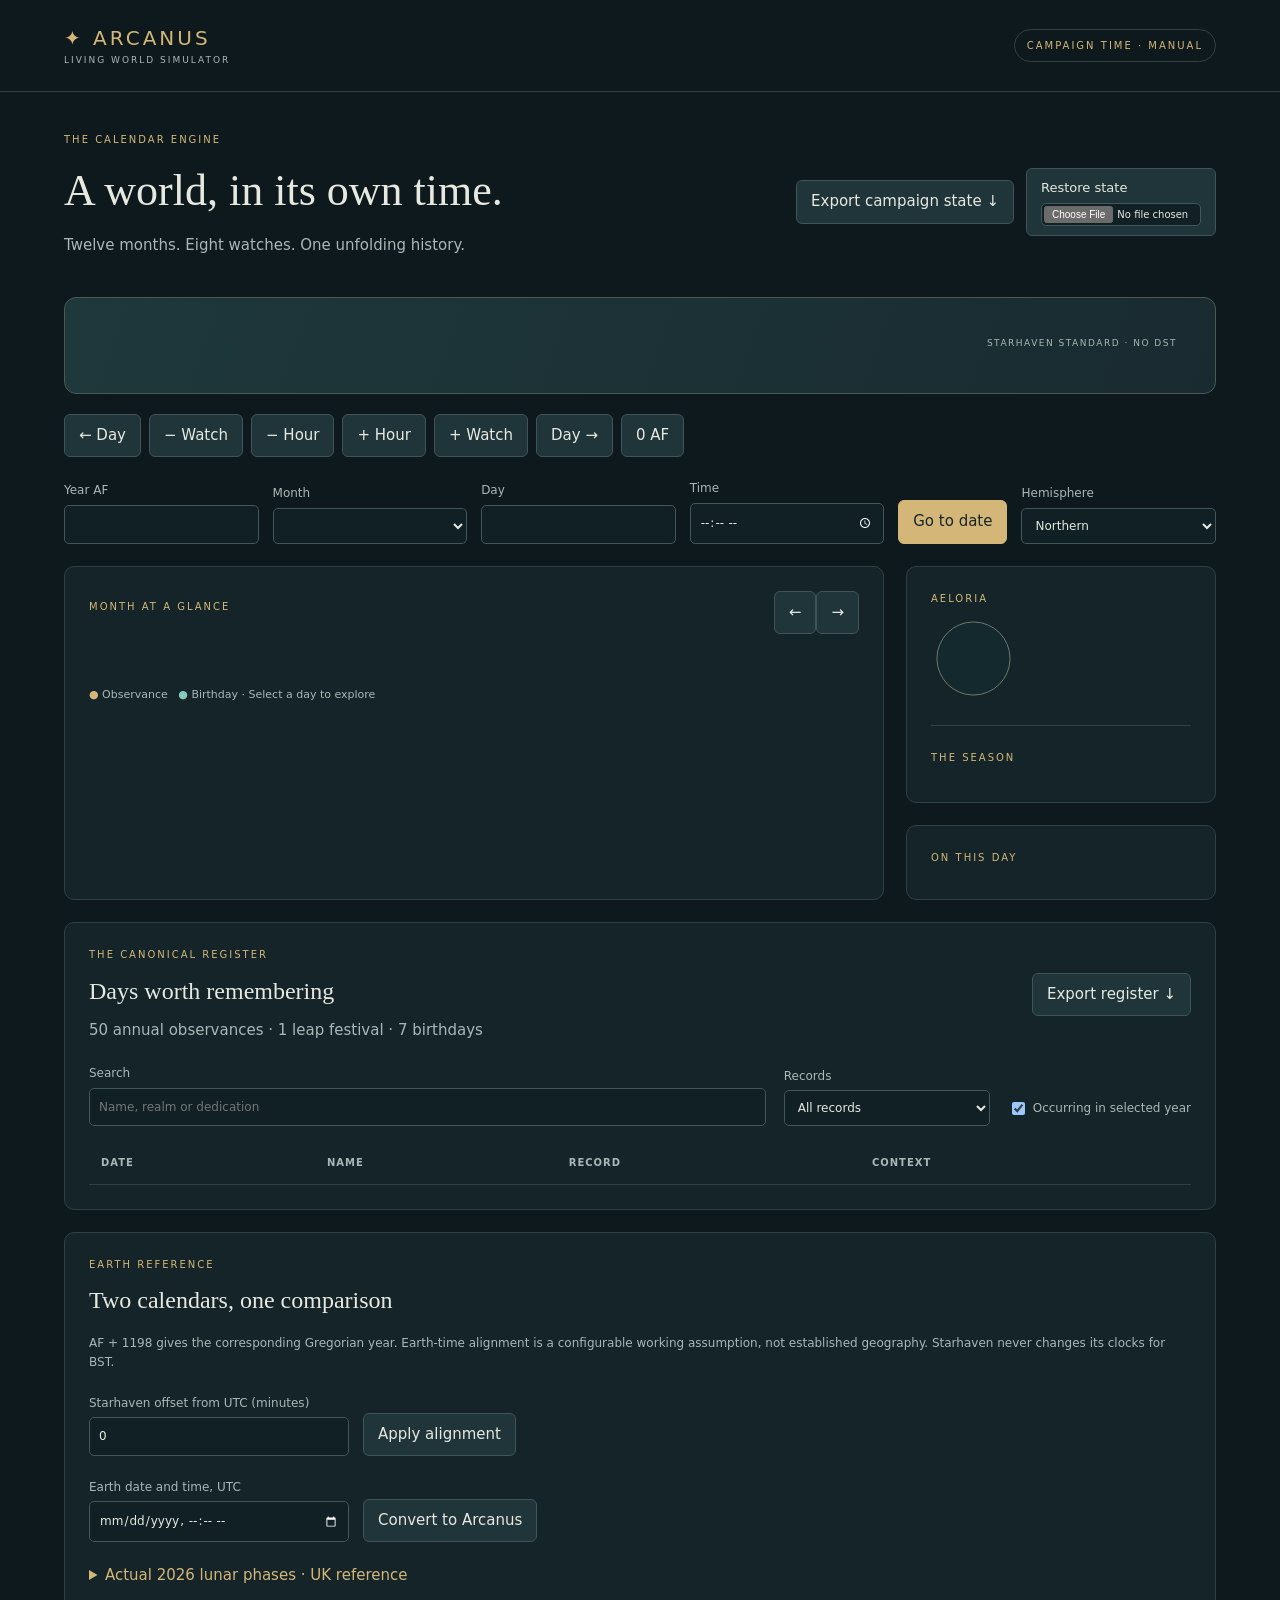
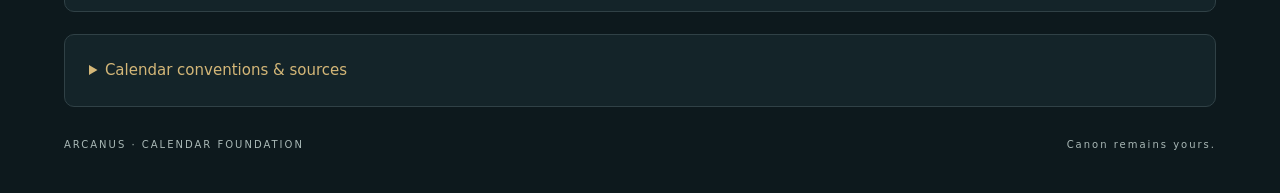
<file: index (3).html>
<!doctype html>
<html lang="en"><head><meta charset="utf-8"><meta name="viewport" content="width=device-width,initial-scale=1"><title>Arcanus · Living World Calendar</title><link rel="stylesheet" href="style.css"></head>
<body>
<header><a class="brand" href="#">✦ ARCANUS <span>LIVING WORLD SIMULATOR</span></a><span class="badge">CAMPAIGN TIME · MANUAL</span></header>
<main>
<section class="intro"><div><p class="eyebrow">THE CALENDAR ENGINE</p><h1>A world, in its own time.</h1><p class="muted">Twelve months. Eight watches. One unfolding history.</p></div><button id="save">Export campaign state ↓</button><label class="file-button">Restore state<input id="restore" type="file" accept="application/json,.json"></label></section>
<div id="error" role="alert"></div><p id="notice" role="status"></p>
<section class="hero"><div><p class="eyebrow" id="weekday"></p><h2 id="date-title"></h2><p id="year-title"></p></div><div class="clock"><strong id="clock"></strong><span>STARHAVEN STANDARD · NO DST</span><p id="watch"></p></div></section>
<section class="toolbar" aria-label="Date navigation"><button data-step="-1440">← Day</button><button data-step="-180">− Watch</button><button data-step="-60">− Hour</button><button data-step="60">+ Hour</button><button data-step="180">+ Watch</button><button data-step="1440">Day →</button><button id="epoch">0 AF</button></section>
<form id="date-form" class="controls"><label>Year AF<input id="year" type="number" min="0" max="8801" required></label><label>Month<select id="month"></select></label><label>Day<input id="day" type="number" min="1" max="31" required></label><label>Time<input id="time" type="time" required></label><button type="submit" class="primary">Go to date</button><label>Hemisphere<select id="hemisphere"><option value="north">Northern</option><option value="south">Southern</option></select></label></form>
<div class="layout"><section class="panel calendar"><div class="section-head"><div><p class="eyebrow">MONTH AT A GLANCE</p><h3 id="month-title"></h3></div><div><button id="prev-month" aria-label="Previous month">←</button><button id="next-month" aria-label="Next month">→</button></div></div><div id="weekdays" class="weekdays"></div><div id="grid" class="grid"></div><p class="legend"><span>●</span> Observance &nbsp; <span class="birthday-dot">●</span> Birthday · Select a day to explore</p></section>
<aside><section class="panel lunar"><p class="eyebrow">AELORIA</p><div class="moon-row"><svg viewBox="0 0 100 100" role="img" aria-label="Approximate lunar illumination"><circle cx="50" cy="50" r="43" fill="#14292d"/><path id="moon-path" fill="#e5d7af"/><circle cx="50" cy="50" r="43" fill="none" stroke="#7c8977"/></svg><div><h3 id="phase"></h3><p id="illumination"></p></div></div><p id="moon-age"></p><p class="small muted" id="moon-quality"></p><hr><p class="eyebrow">THE SEASON</p><h3 id="season"></h3><p id="season-quality" class="small muted"></p></section><section class="panel"><p class="eyebrow">ON THIS DAY</p><div id="today-events"></div></section></aside></div>
<section class="panel"><div class="section-head"><div><p class="eyebrow">THE CANONICAL REGISTER</p><h3>Days worth remembering</h3><p class="muted">50 annual observances · 1 leap festival · 7 birthdays</p></div><button id="export-register">Export register ↓</button></div><div class="register-controls"><label>Search<input id="search" type="search" placeholder="Name, realm or dedication"></label><label>Records<select id="category"><option value="all">All records</option><option value="ancient">Ancient festivals</option><option value="religious">Religious festivals</option><option value="historical">Historical commemorations</option><option value="kingdom">Kingdom founding</option><option value="leap-festival">Leap festival</option><option value="birthday">Birthdays</option></select></label><label class="check"><input id="active-only" type="checkbox" checked> Occurring in selected year</label></div><p id="event-count" class="small muted"></p><div class="table-wrap"><table><thead><tr><th>Date</th><th>Name</th><th>Record</th><th>Context</th></tr></thead><tbody id="register"></tbody></table></div></section>
<section class="panel"><p class="eyebrow">EARTH REFERENCE</p><h3>Two calendars, one comparison</h3><p id="earth-date"></p><p id="uk-date"></p><p class="small muted">AF + 1198 gives the corresponding Gregorian year. Earth-time alignment is a configurable working assumption, not established geography. Starhaven never changes its clocks for BST.</p><div class="controls"><label>Starhaven offset from UTC (minutes)<input id="offset" type="number" min="-840" max="840" value="0"></label><button id="set-offset">Apply alignment</button><span id="offset-status" class="small"></span></div><form id="earth-form" class="controls"><label>Earth date and time, UTC<input id="earth-input" type="datetime-local" min="1198-01-01T00:00" max="9999-12-31T23:59" required></label><button type="submit">Convert to Arcanus</button></form><details><summary>Actual 2026 lunar phases · UK reference</summary><p class="small muted">These are Earth reference instants. Aeloria retains its fixed mean cycle; it is not silently reset to match each Earth phase.</p><div class="table-wrap"><table><thead><tr><th>Phase</th><th>UTC</th><th>UK GMT/BST</th></tr></thead><tbody id="earth-phases"></tbody></table></div></details></section>
<details class="panel"><summary>Calendar conventions & sources</summary><div id="sources"></div><p>Weekdays follow Monday → Sunday: Lunareth, Daneth, Stoneward, Stormwake, Kielday, Starwatch, Dawnrest. Deepwatch starts at midnight; the other watches follow every three hours.</p><p>828 AF uses the 2026 astronomical season boundaries. Other years repeat those month/day/time boundaries as an explicitly approximate seasonal template. Southern seasons are reversed. No climate, sunrise, sunset or geographic locations are inferred.</p><p>Aeloria’s fixed 29.53059-day cycle is anchored to the new moon on 18 January 2026 at 19:52 UTC. Its illumination is a mean-cycle estimate. Historical back-projection is approximate, not an Earth ephemeris.</p><p>Year 0 AF exists and maps to 1198 CE. Supported range: 0–8801 AF. Dates use the proleptic Gregorian calendar. February 29 events are skipped in common years. Historical records and known birthdays do not recur before their origin or birth year. Sula’s birth year remains undetermined.</p><p>Campaign time advances only through your controls. The app attempts to save your selected date locally; exported state provides a portable backup. The canonical register is read-only.</p></details>
<footer>ARCANUS · CALENDAR FOUNDATION <span>Canon remains yours.</span></footer>
</main><script src="canon.js"></script><script src="astronomy.js"></script><script src="engine.js"></script><script src="app.js"></script></body></html>
</file>
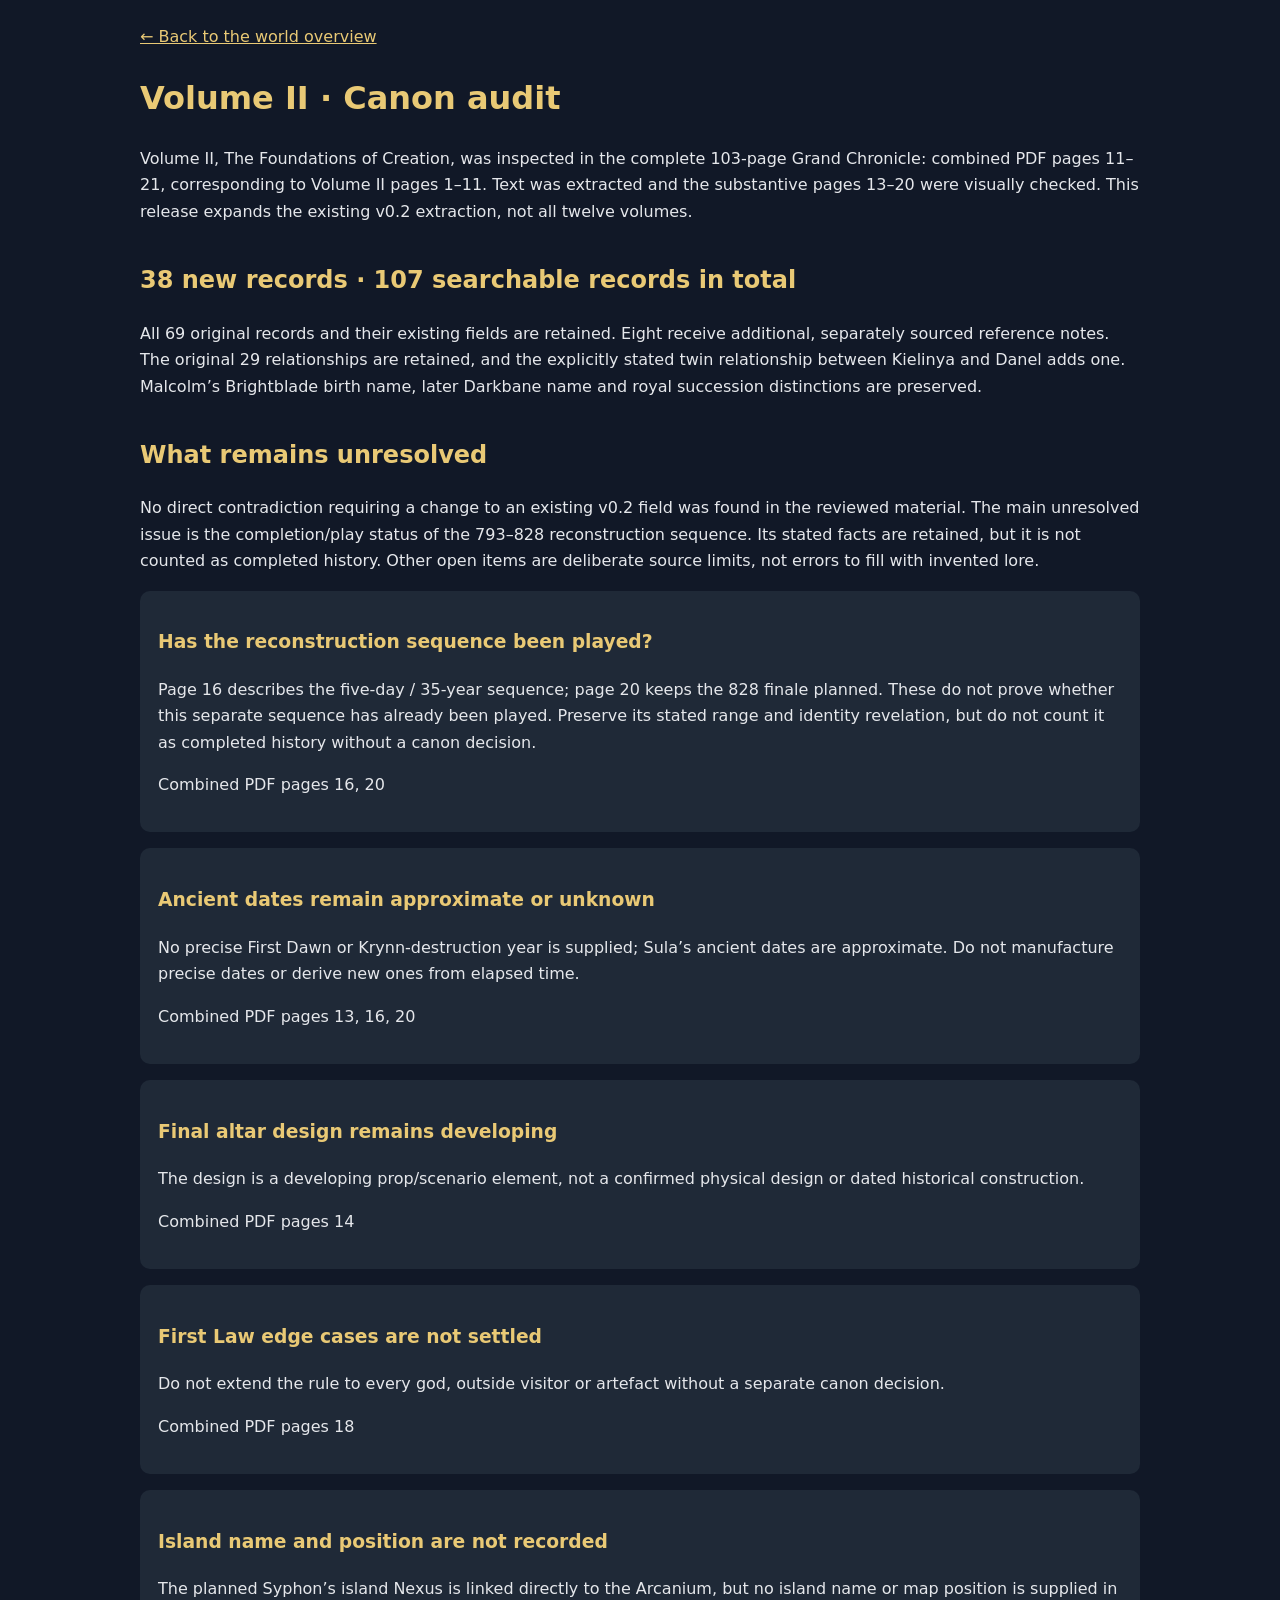
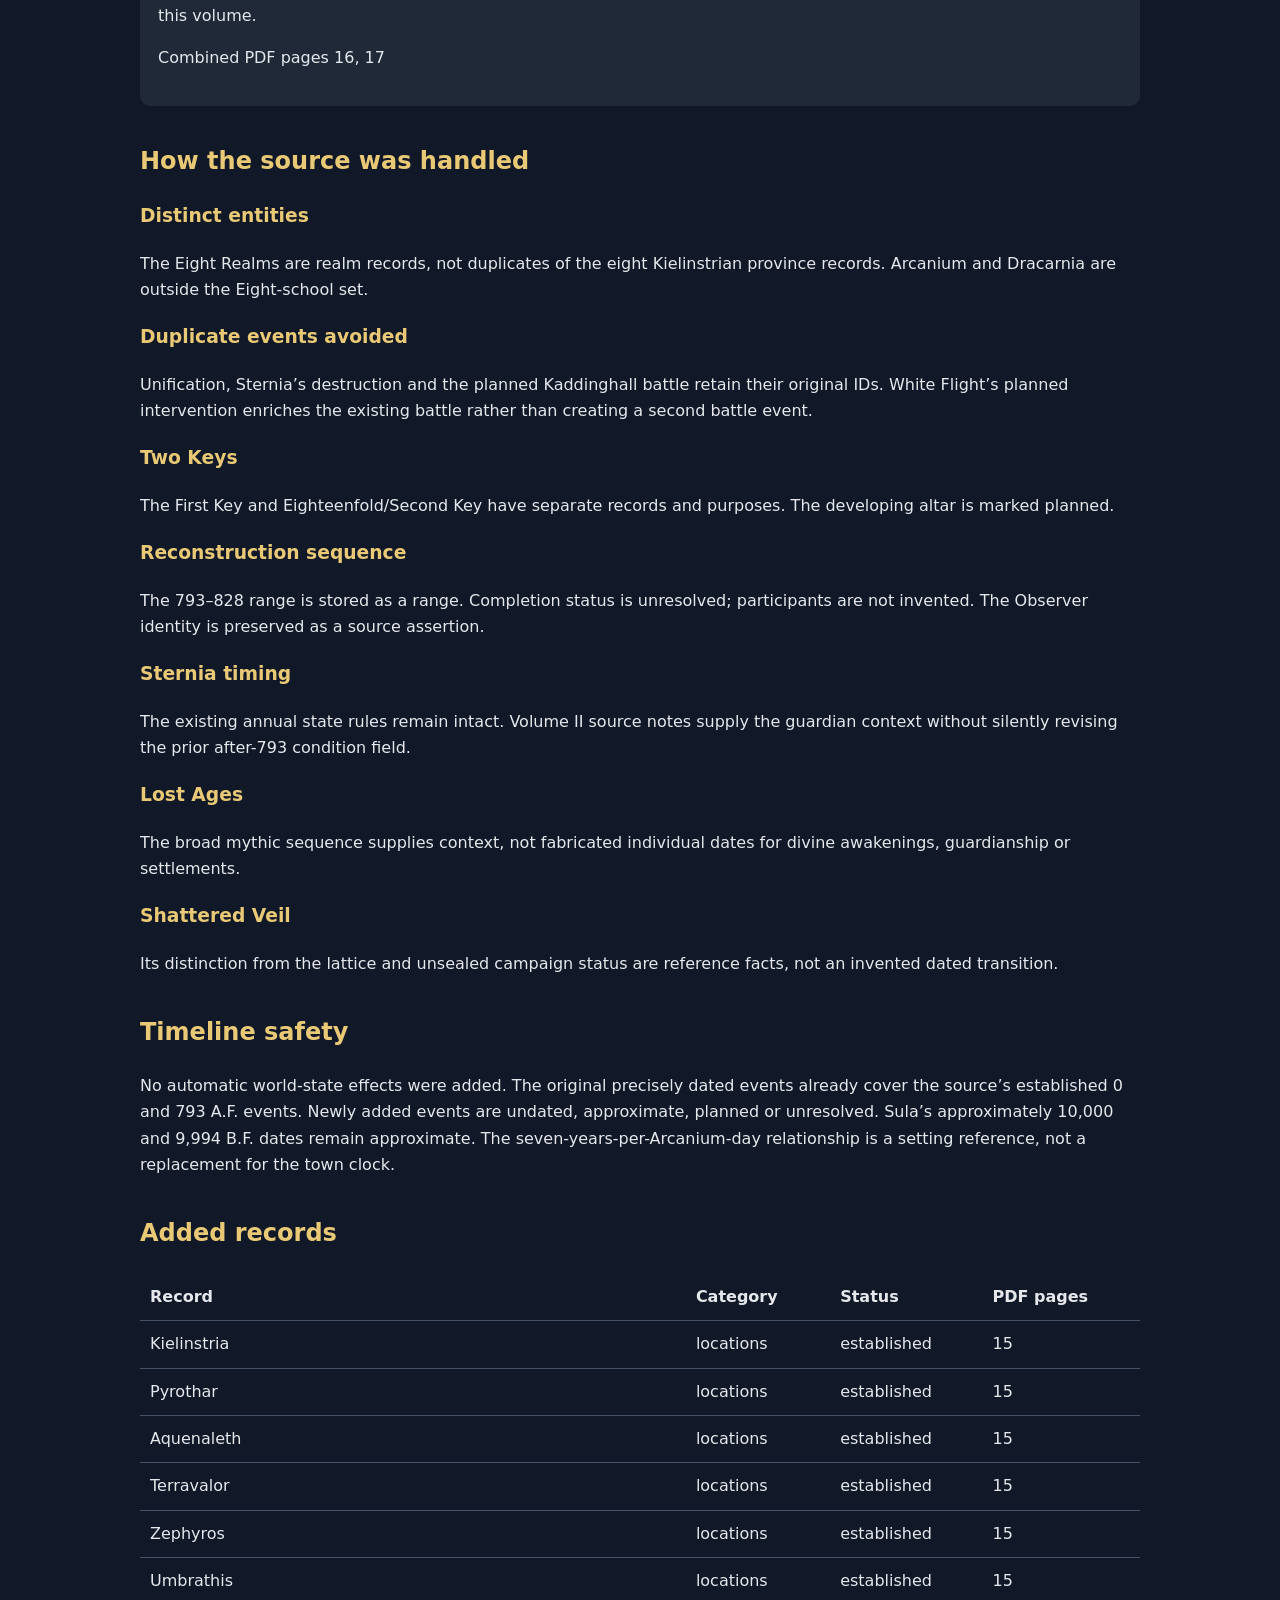
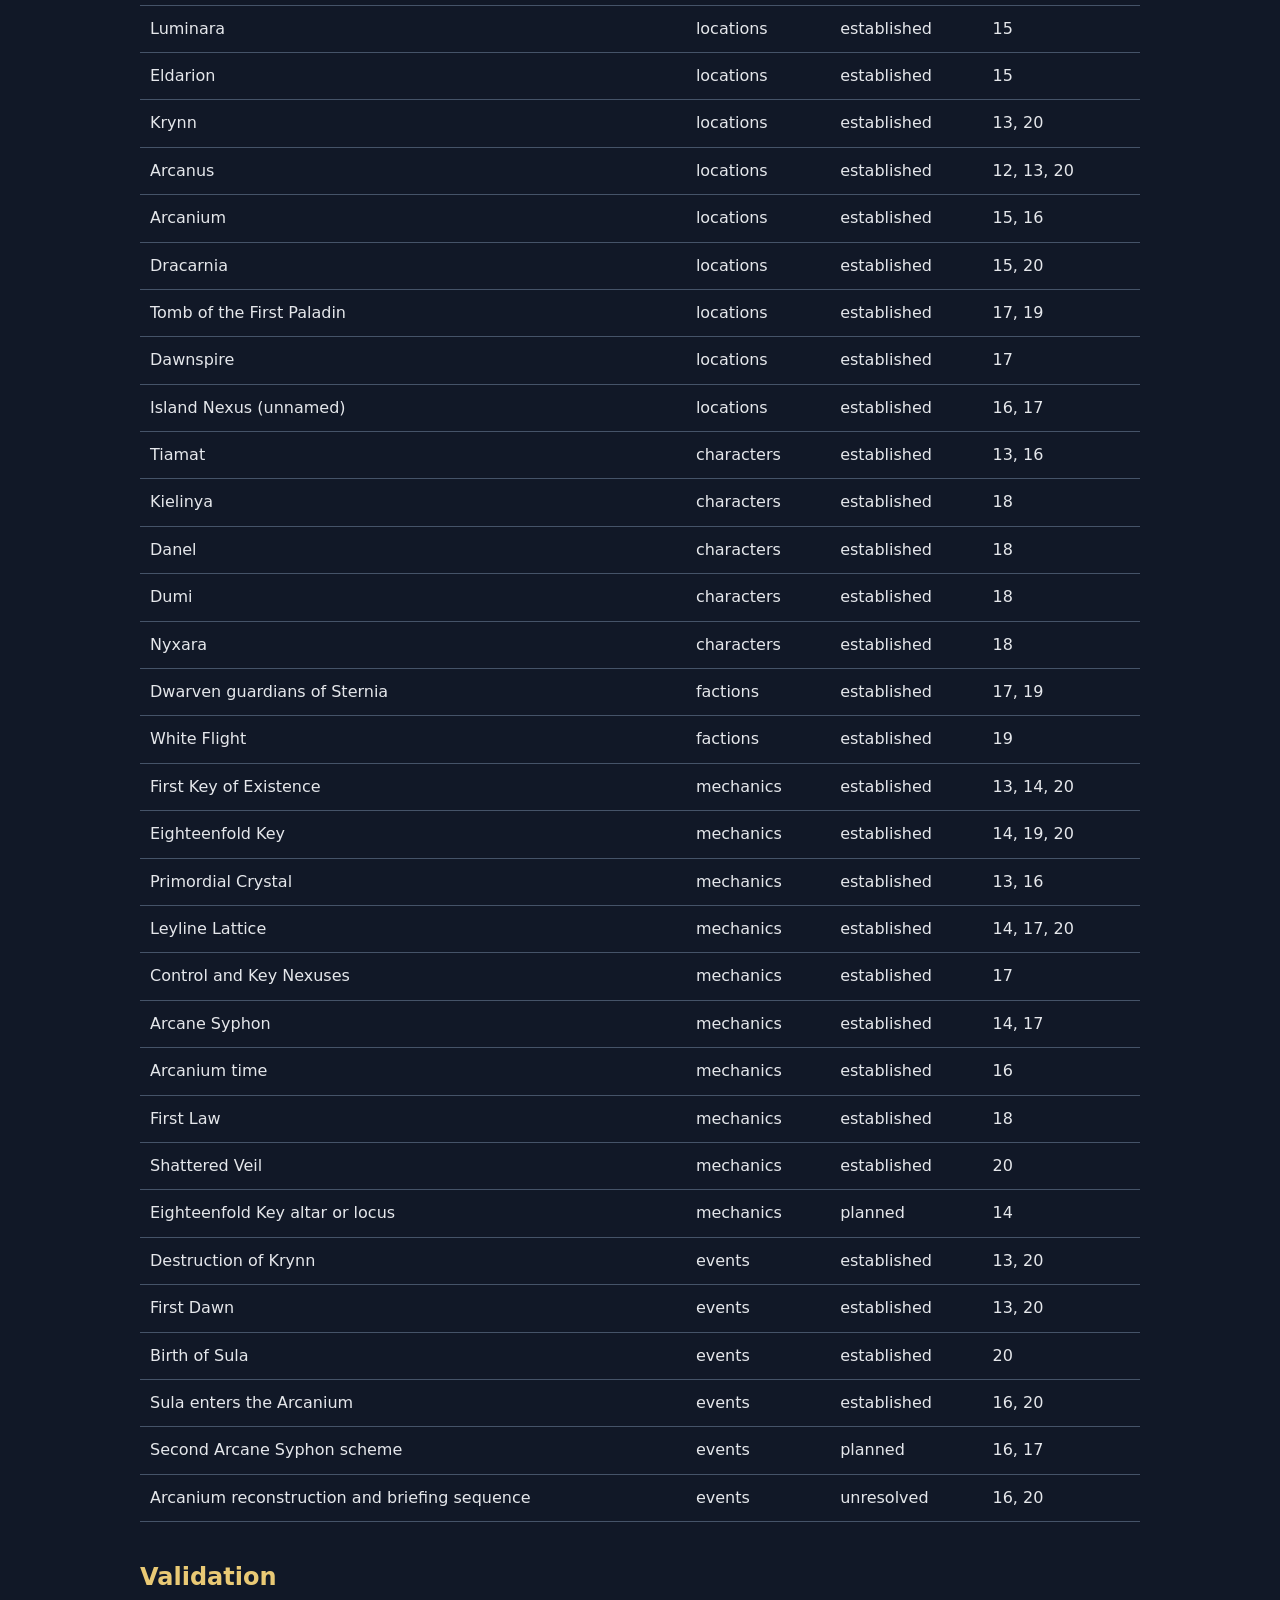
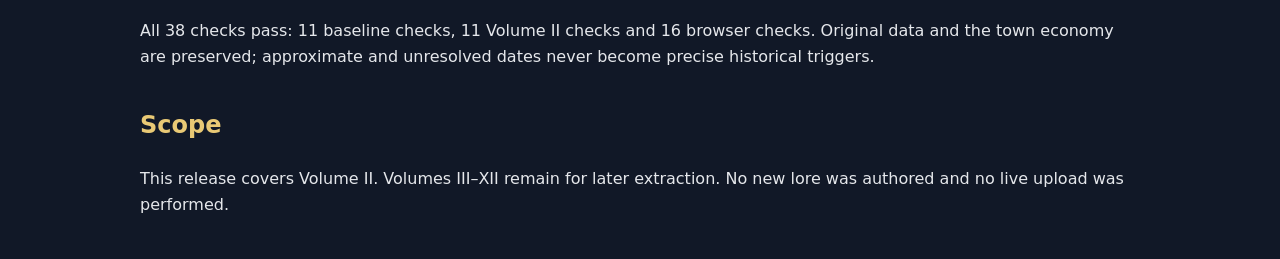
<file: Arcanus-Stage-5/VOLUME-II-REVIEW.html>
<!doctype html><html lang="en"><meta charset="utf-8"><meta name="viewport" content="width=device-width,initial-scale=1"><title>Arcanus · Volume II audit</title><style>body{font:16px/1.65 system-ui;background:#111827;color:#e5e7eb;margin:0}main{max-width:1000px;padding:24px;margin:auto}a,h1,h2,h3{color:#e9c975}section{background:#1f2937;padding:18px;margin:16px 0;border-radius:10px}table{border-collapse:collapse;width:100%;text-align:left}th,td{padding:10px;border-bottom:1px solid #455368;vertical-align:top}.table-wrap{overflow:auto}h2{margin-top:36px}</style><main><a href="index.html">← Back to the world overview</a><h1>Volume II · Canon audit</h1><p>Volume II, The Foundations of Creation, was inspected in the complete 103-page Grand Chronicle: combined PDF pages 11–21, corresponding to Volume II pages 1–11. Text was extracted and the substantive pages 13–20 were visually checked. This release expands the existing v0.2 extraction, not all twelve volumes.</p><h2>38 new records · 107 searchable records in total</h2><p>All 69 original records and their existing fields are retained. Eight receive additional, separately sourced reference notes. The original 29 relationships are retained, and the explicitly stated twin relationship between Kielinya and Danel adds one. Malcolm’s Brightblade birth name, later Darkbane name and royal succession distinctions are preserved.</p><h2>What remains unresolved</h2><p>No direct contradiction requiring a change to an existing v0.2 field was found in the reviewed material. The main unresolved issue is the completion/play status of the 793–828 reconstruction sequence. Its stated facts are retained, but it is not counted as completed history. Other open items are deliberate source limits, not errors to fill with invented lore.</p><section><h3>Has the reconstruction sequence been played?</h3><p>Page 16 describes the five-day / 35-year sequence; page 20 keeps the 828 finale planned. These do not prove whether this separate sequence has already been played. Preserve its stated range and identity revelation, but do not count it as completed history without a canon decision.</p><p>Combined PDF pages 16, 20</p></section><section><h3>Ancient dates remain approximate or unknown</h3><p>No precise First Dawn or Krynn-destruction year is supplied; Sula’s ancient dates are approximate. Do not manufacture precise dates or derive new ones from elapsed time.</p><p>Combined PDF pages 13, 16, 20</p></section><section><h3>Final altar design remains developing</h3><p>The design is a developing prop/scenario element, not a confirmed physical design or dated historical construction.</p><p>Combined PDF pages 14</p></section><section><h3>First Law edge cases are not settled</h3><p>Do not extend the rule to every god, outside visitor or artefact without a separate canon decision.</p><p>Combined PDF pages 18</p></section><section><h3>Island name and position are not recorded</h3><p>The planned Syphon’s island Nexus is linked directly to the Arcanium, but no island name or map position is supplied in this volume.</p><p>Combined PDF pages 16, 17</p></section><h2>How the source was handled</h2><h3>Distinct entities</h3><p>The Eight Realms are realm records, not duplicates of the eight Kielinstrian province records. Arcanium and Dracarnia are outside the Eight-school set.</p><h3>Duplicate events avoided</h3><p>Unification, Sternia’s destruction and the planned Kaddinghall battle retain their original IDs. White Flight’s planned intervention enriches the existing battle rather than creating a second battle event.</p><h3>Two Keys</h3><p>The First Key and Eighteenfold/Second Key have separate records and purposes. The developing altar is marked planned.</p><h3>Reconstruction sequence</h3><p>The 793–828 range is stored as a range. Completion status is unresolved; participants are not invented. The Observer identity is preserved as a source assertion.</p><h3>Sternia timing</h3><p>The existing annual state rules remain intact. Volume II source notes supply the guardian context without silently revising the prior after-793 condition field.</p><h3>Lost Ages</h3><p>The broad mythic sequence supplies context, not fabricated individual dates for divine awakenings, guardianship or settlements.</p><h3>Shattered Veil</h3><p>Its distinction from the lattice and unsealed campaign status are reference facts, not an invented dated transition.</p><h2>Timeline safety</h2><p>No automatic world-state effects were added. The original precisely dated events already cover the source’s established 0 and 793 A.F. events. Newly added events are undated, approximate, planned or unresolved. Sula’s approximately 10,000 and 9,994 B.F. dates remain approximate. The seven-years-per-Arcanium-day relationship is a setting reference, not a replacement for the town clock.</p><h2>Added records</h2><div class="table-wrap"><table><thead><tr><th>Record</th><th>Category</th><th>Status</th><th>PDF pages</th></tr></thead><tbody><tr><td>Kielinstria</td><td>locations</td><td>established</td><td>15</td></tr><tr><td>Pyrothar</td><td>locations</td><td>established</td><td>15</td></tr><tr><td>Aquenaleth</td><td>locations</td><td>established</td><td>15</td></tr><tr><td>Terravalor</td><td>locations</td><td>established</td><td>15</td></tr><tr><td>Zephyros</td><td>locations</td><td>established</td><td>15</td></tr><tr><td>Umbrathis</td><td>locations</td><td>established</td><td>15</td></tr><tr><td>Luminara</td><td>locations</td><td>established</td><td>15</td></tr><tr><td>Eldarion</td><td>locations</td><td>established</td><td>15</td></tr><tr><td>Krynn</td><td>locations</td><td>established</td><td>13, 20</td></tr><tr><td>Arcanus</td><td>locations</td><td>established</td><td>12, 13, 20</td></tr><tr><td>Arcanium</td><td>locations</td><td>established</td><td>15, 16</td></tr><tr><td>Dracarnia</td><td>locations</td><td>established</td><td>15, 20</td></tr><tr><td>Tomb of the First Paladin</td><td>locations</td><td>established</td><td>17, 19</td></tr><tr><td>Dawnspire</td><td>locations</td><td>established</td><td>17</td></tr><tr><td>Island Nexus (unnamed)</td><td>locations</td><td>established</td><td>16, 17</td></tr><tr><td>Tiamat</td><td>characters</td><td>established</td><td>13, 16</td></tr><tr><td>Kielinya</td><td>characters</td><td>established</td><td>18</td></tr><tr><td>Danel</td><td>characters</td><td>established</td><td>18</td></tr><tr><td>Dumi</td><td>characters</td><td>established</td><td>18</td></tr><tr><td>Nyxara</td><td>characters</td><td>established</td><td>18</td></tr><tr><td>Dwarven guardians of Sternia</td><td>factions</td><td>established</td><td>17, 19</td></tr><tr><td>White Flight</td><td>factions</td><td>established</td><td>19</td></tr><tr><td>First Key of Existence</td><td>mechanics</td><td>established</td><td>13, 14, 20</td></tr><tr><td>Eighteenfold Key</td><td>mechanics</td><td>established</td><td>14, 19, 20</td></tr><tr><td>Primordial Crystal</td><td>mechanics</td><td>established</td><td>13, 16</td></tr><tr><td>Leyline Lattice</td><td>mechanics</td><td>established</td><td>14, 17, 20</td></tr><tr><td>Control and Key Nexuses</td><td>mechanics</td><td>established</td><td>17</td></tr><tr><td>Arcane Syphon</td><td>mechanics</td><td>established</td><td>14, 17</td></tr><tr><td>Arcanium time</td><td>mechanics</td><td>established</td><td>16</td></tr><tr><td>First Law</td><td>mechanics</td><td>established</td><td>18</td></tr><tr><td>Shattered Veil</td><td>mechanics</td><td>established</td><td>20</td></tr><tr><td>Eighteenfold Key altar or locus</td><td>mechanics</td><td>planned</td><td>14</td></tr><tr><td>Destruction of Krynn</td><td>events</td><td>established</td><td>13, 20</td></tr><tr><td>First Dawn</td><td>events</td><td>established</td><td>13, 20</td></tr><tr><td>Birth of Sula</td><td>events</td><td>established</td><td>20</td></tr><tr><td>Sula enters the Arcanium</td><td>events</td><td>established</td><td>16, 20</td></tr><tr><td>Second Arcane Syphon scheme</td><td>events</td><td>planned</td><td>16, 17</td></tr><tr><td>Arcanium reconstruction and briefing sequence</td><td>events</td><td>unresolved</td><td>16, 20</td></tr></tbody></table></div><h2>Validation</h2><p>All 38 checks pass: 11 baseline checks, 11 Volume II checks and 16 browser checks. Original data and the town economy are preserved; approximate and unresolved dates never become precise historical triggers.</p><h2>Scope</h2><p>This release covers Volume II. Volumes III–XII remain for later extraction. No new lore was authored and no live upload was performed.</p></main></html>
</file>
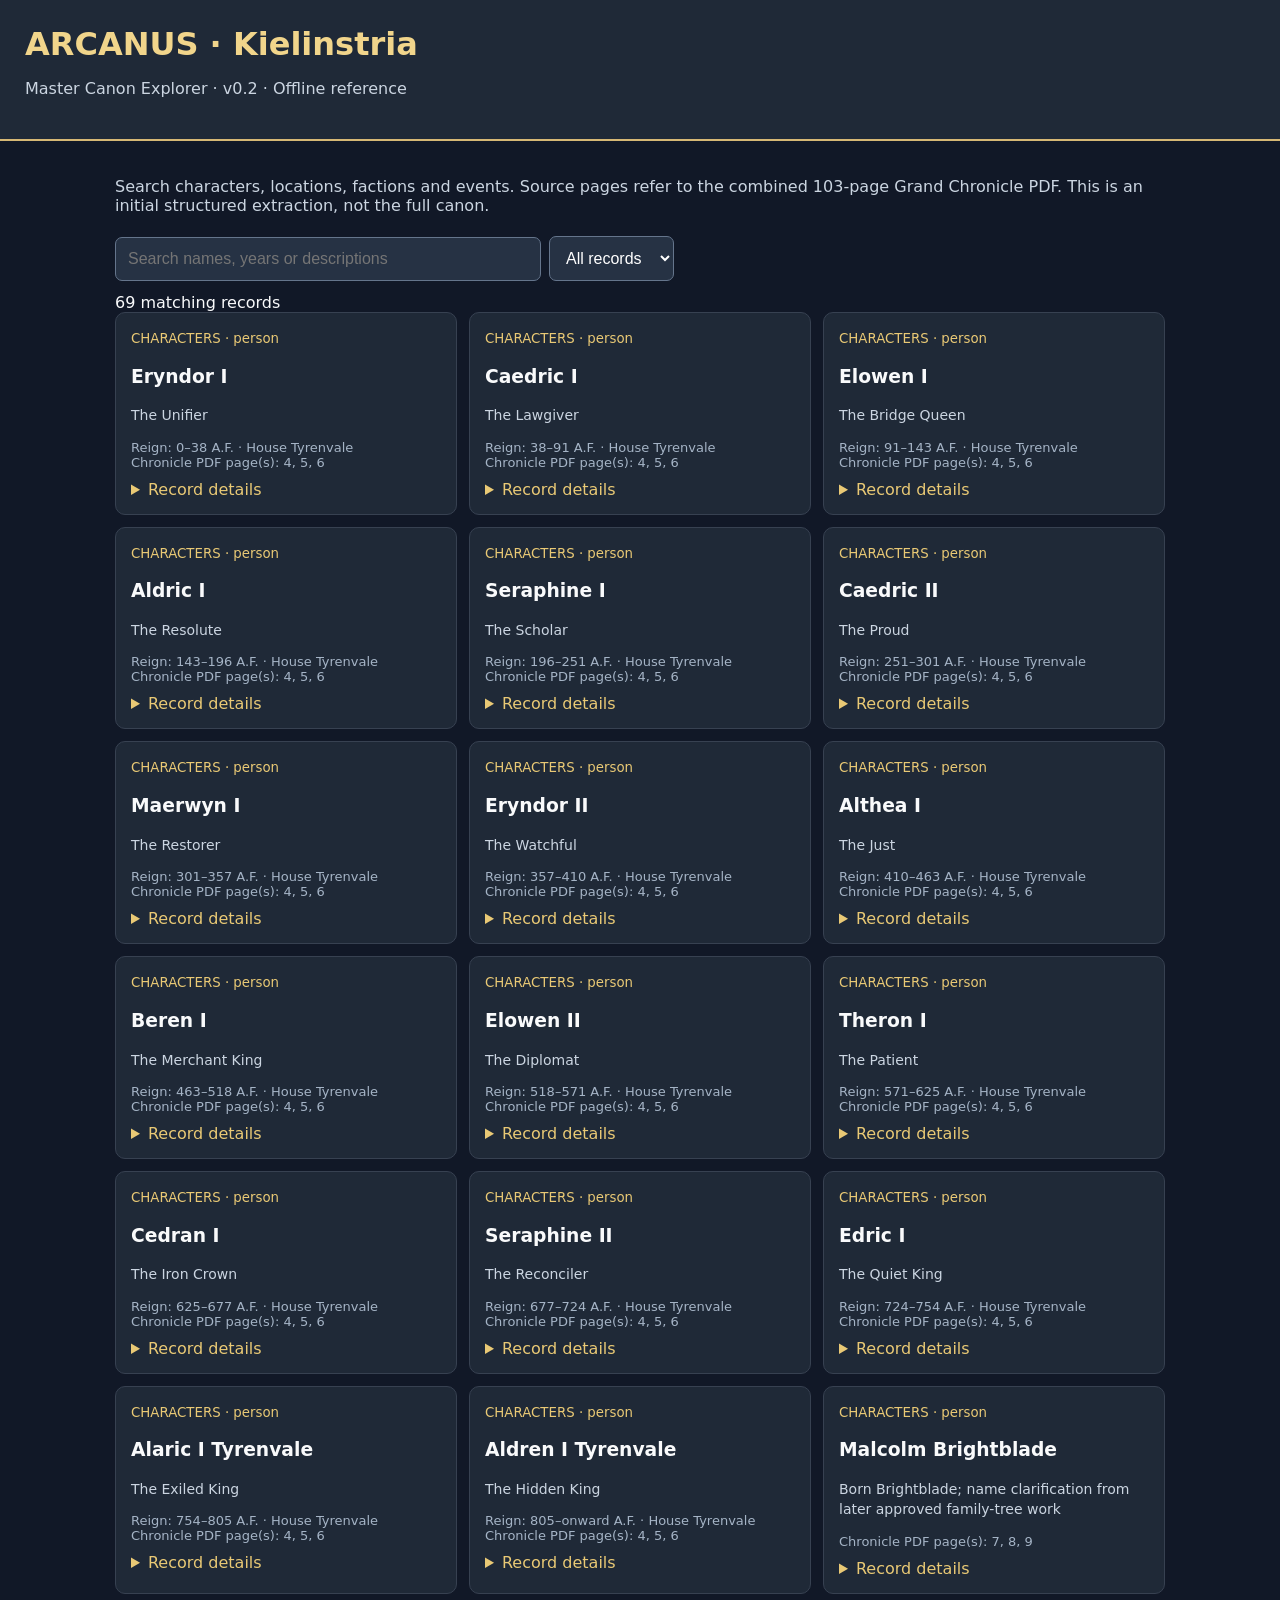
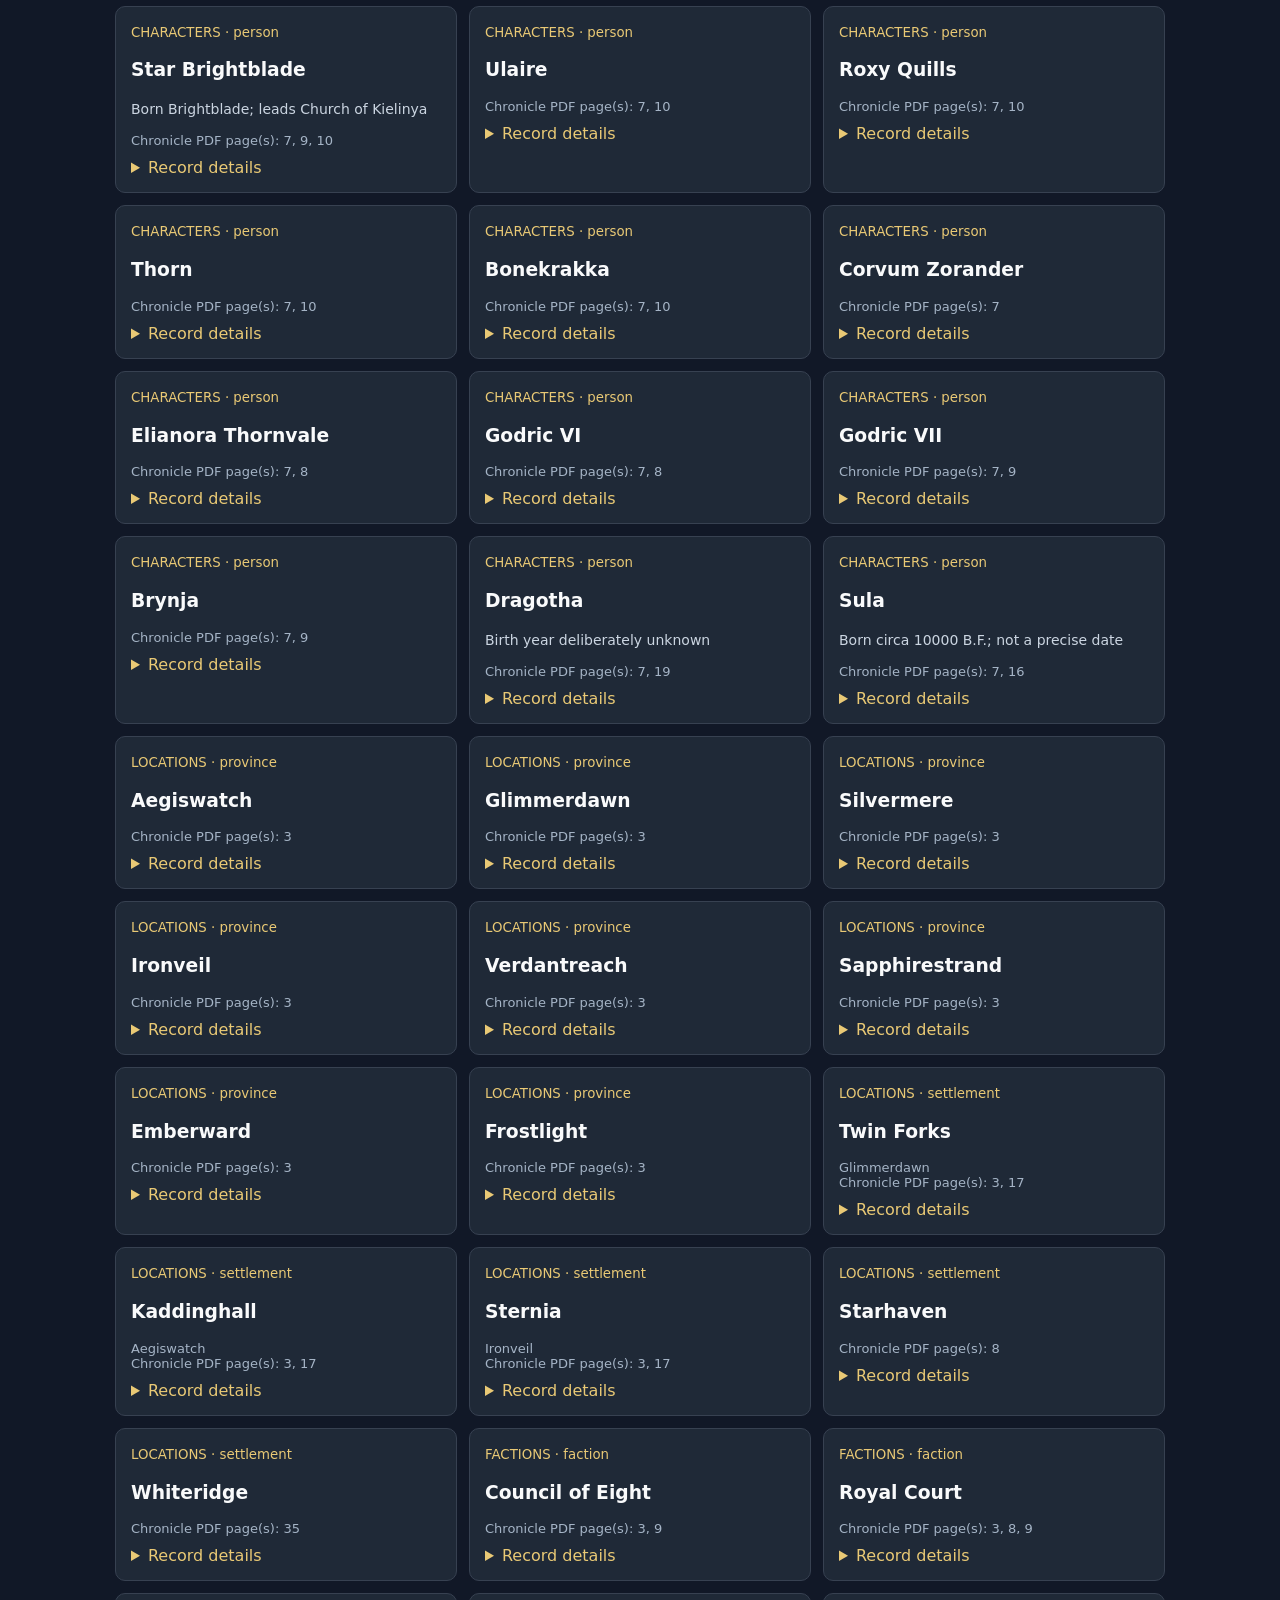
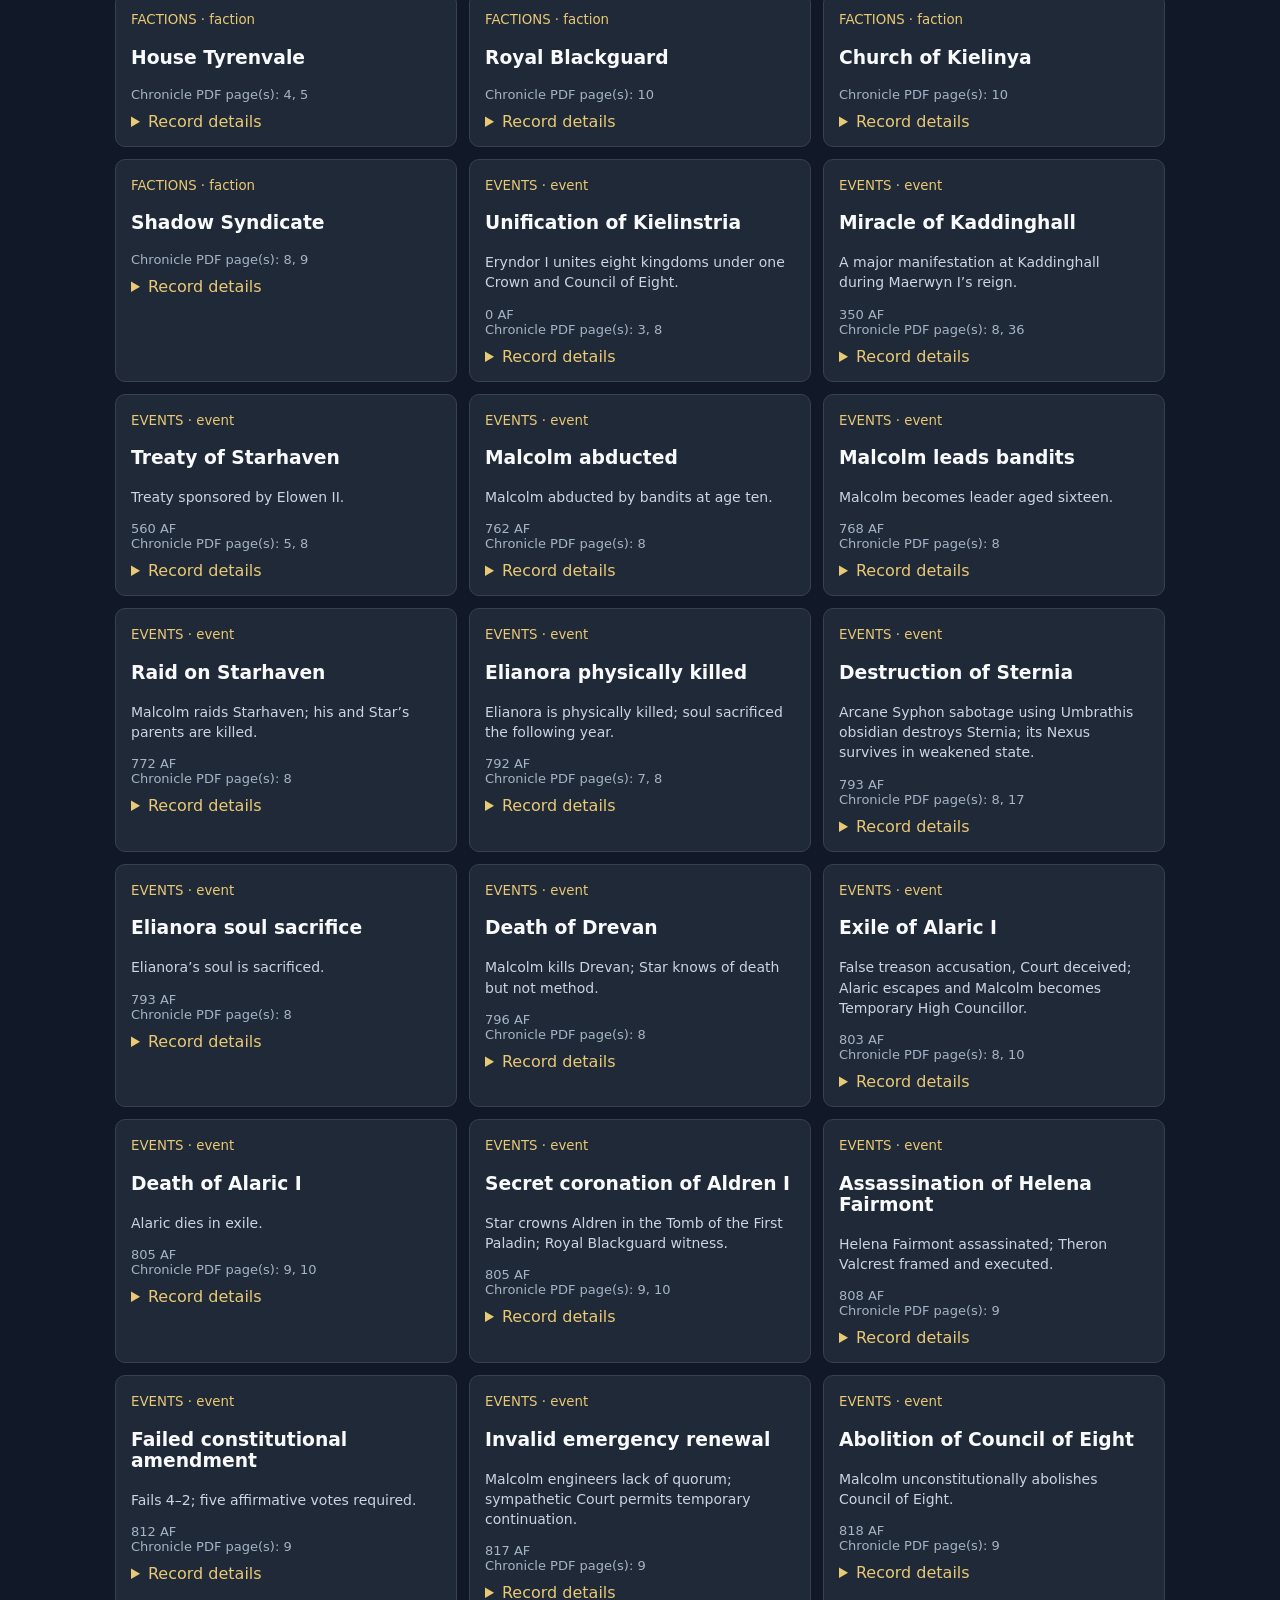
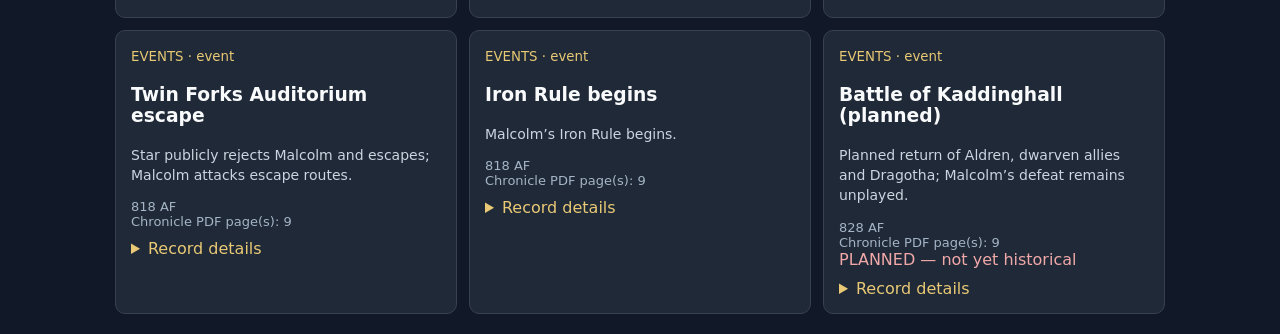
<file: Arcanus-Stage-3/originals/ARCANUS_Kielinstria_Canon_Explorer_v0.2.html>
<!doctype html><html lang="en"><meta charset="utf-8"><meta name="viewport" content="width=device-width,initial-scale=1"><title>Arcanus | Kielinstria Canon Explorer</title><style>body{font:16px system-ui;background:#111827;color:#f9fafb;margin:0}header{padding:25px;background:#1f2937;border-bottom:2px solid #d6b875}main{max-width:1050px;margin:auto;padding:20px}h1{margin:0;color:#f1d58b}p{color:#cbd5e1}input,select{background:#263244;color:white;border:1px solid #65758c;border-radius:7px;padding:12px;font-size:16px;margin:5px 8px 12px 0}input{width:min(400px,90%)}#results{display:grid;grid-template-columns:repeat(auto-fill,minmax(270px,1fr));gap:12px}.item{background:#1f2937;border:1px solid #374151;padding:15px;border-radius:10px}small{color:#e9c975}.status{color:#f0a8a8}.item p{font-size:14px;line-height:1.45}.meta{color:#a5b4c6;font-size:13px}button{cursor:pointer;background:#334155;color:white;border:1px solid #64748b;border-radius:6px;padding:6px 9px}details{margin-top:10px}summary{cursor:pointer;color:#e9c975}</style><header><h1>ARCANUS · Kielinstria</h1><p>Master Canon Explorer · v0.2 · Offline reference</p></header><main><p>Search characters, locations, factions and events. Source pages refer to the combined 103-page Grand Chronicle PDF. This is an initial structured extraction, not the full canon.</p><input id="search" placeholder="Search names, years or descriptions"><select id="category"><option value="all">All records</option><option value="characters">Characters</option><option value="locations">Locations</option><option value="factions">Factions</option><option value="events">Events</option></select><div id="count"></div><section id="results"></section></main><script>const db={"schema_version": "0.2", "title": "Arcanus Kielinstria Canon Database", "scope": "First structured expansion from Chronicle Volume I, plus nexus references in Volume II", "editorial_notes": ["Not a full extraction of all 12 volumes.", "Malcolm and Star birth surname Brightblade follows later approved genealogy; Chronicle uses their later-known names.", "Do not infer parentage from monarch succession.", "Only events explicitly labelled planned are future campaign events.", "No precise dates assigned where Chronicle leaves them unknown."], "characters": [{"id": "person:tyrenvale:01", "name": "Eryndor I", "type": "person", "canon_status": "established", "sources": [{"document": "ARCANUS_Grand_Chronicle_Complete_12_Volumes.pdf", "pages": [4, 5, 6]}], "title": "The Unifier", "reign": {"start_af": 0, "end_af": 38}, "dynasty": "House Tyrenvale", "succession_index": 1, "birth": {"era": "BF", "year": 35}}, {"id": "person:tyrenvale:02", "name": "Caedric I", "type": "person", "canon_status": "established", "sources": [{"document": "ARCANUS_Grand_Chronicle_Complete_12_Volumes.pdf", "pages": [4, 5, 6]}], "title": "The Lawgiver", "reign": {"start_af": 38, "end_af": 91}, "dynasty": "House Tyrenvale", "succession_index": 2}, {"id": "person:tyrenvale:03", "name": "Elowen I", "type": "person", "canon_status": "established", "sources": [{"document": "ARCANUS_Grand_Chronicle_Complete_12_Volumes.pdf", "pages": [4, 5, 6]}], "title": "The Bridge Queen", "reign": {"start_af": 91, "end_af": 143}, "dynasty": "House Tyrenvale", "succession_index": 3}, {"id": "person:tyrenvale:04", "name": "Aldric I", "type": "person", "canon_status": "established", "sources": [{"document": "ARCANUS_Grand_Chronicle_Complete_12_Volumes.pdf", "pages": [4, 5, 6]}], "title": "The Resolute", "reign": {"start_af": 143, "end_af": 196}, "dynasty": "House Tyrenvale", "succession_index": 4}, {"id": "person:tyrenvale:05", "name": "Seraphine I", "type": "person", "canon_status": "established", "sources": [{"document": "ARCANUS_Grand_Chronicle_Complete_12_Volumes.pdf", "pages": [4, 5, 6]}], "title": "The Scholar", "reign": {"start_af": 196, "end_af": 251}, "dynasty": "House Tyrenvale", "succession_index": 5}, {"id": "person:tyrenvale:06", "name": "Caedric II", "type": "person", "canon_status": "established", "sources": [{"document": "ARCANUS_Grand_Chronicle_Complete_12_Volumes.pdf", "pages": [4, 5, 6]}], "title": "The Proud", "reign": {"start_af": 251, "end_af": 301}, "dynasty": "House Tyrenvale", "succession_index": 6}, {"id": "person:tyrenvale:07", "name": "Maerwyn I", "type": "person", "canon_status": "established", "sources": [{"document": "ARCANUS_Grand_Chronicle_Complete_12_Volumes.pdf", "pages": [4, 5, 6]}], "title": "The Restorer", "reign": {"start_af": 301, "end_af": 357}, "dynasty": "House Tyrenvale", "succession_index": 7}, {"id": "person:tyrenvale:08", "name": "Eryndor II", "type": "person", "canon_status": "established", "sources": [{"document": "ARCANUS_Grand_Chronicle_Complete_12_Volumes.pdf", "pages": [4, 5, 6]}], "title": "The Watchful", "reign": {"start_af": 357, "end_af": 410}, "dynasty": "House Tyrenvale", "succession_index": 8}, {"id": "person:tyrenvale:09", "name": "Althea I", "type": "person", "canon_status": "established", "sources": [{"document": "ARCANUS_Grand_Chronicle_Complete_12_Volumes.pdf", "pages": [4, 5, 6]}], "title": "The Just", "reign": {"start_af": 410, "end_af": 463}, "dynasty": "House Tyrenvale", "succession_index": 9}, {"id": "person:tyrenvale:10", "name": "Beren I", "type": "person", "canon_status": "established", "sources": [{"document": "ARCANUS_Grand_Chronicle_Complete_12_Volumes.pdf", "pages": [4, 5, 6]}], "title": "The Merchant King", "reign": {"start_af": 463, "end_af": 518}, "dynasty": "House Tyrenvale", "succession_index": 10}, {"id": "person:tyrenvale:11", "name": "Elowen II", "type": "person", "canon_status": "established", "sources": [{"document": "ARCANUS_Grand_Chronicle_Complete_12_Volumes.pdf", "pages": [4, 5, 6]}], "title": "The Diplomat", "reign": {"start_af": 518, "end_af": 571}, "dynasty": "House Tyrenvale", "succession_index": 11}, {"id": "person:tyrenvale:12", "name": "Theron I", "type": "person", "canon_status": "established", "sources": [{"document": "ARCANUS_Grand_Chronicle_Complete_12_Volumes.pdf", "pages": [4, 5, 6]}], "title": "The Patient", "reign": {"start_af": 571, "end_af": 625}, "dynasty": "House Tyrenvale", "succession_index": 12}, {"id": "person:tyrenvale:13", "name": "Cedran I", "type": "person", "canon_status": "established", "sources": [{"document": "ARCANUS_Grand_Chronicle_Complete_12_Volumes.pdf", "pages": [4, 5, 6]}], "title": "The Iron Crown", "reign": {"start_af": 625, "end_af": 677}, "dynasty": "House Tyrenvale", "succession_index": 13}, {"id": "person:tyrenvale:14", "name": "Seraphine II", "type": "person", "canon_status": "established", "sources": [{"document": "ARCANUS_Grand_Chronicle_Complete_12_Volumes.pdf", "pages": [4, 5, 6]}], "title": "The Reconciler", "reign": {"start_af": 677, "end_af": 724}, "dynasty": "House Tyrenvale", "succession_index": 14}, {"id": "person:tyrenvale:15", "name": "Edric I", "type": "person", "canon_status": "established", "sources": [{"document": "ARCANUS_Grand_Chronicle_Complete_12_Volumes.pdf", "pages": [4, 5, 6]}], "title": "The Quiet King", "reign": {"start_af": 724, "end_af": 754}, "dynasty": "House Tyrenvale", "succession_index": 15}, {"id": "person:tyrenvale:16", "name": "Alaric I Tyrenvale", "type": "person", "canon_status": "established", "sources": [{"document": "ARCANUS_Grand_Chronicle_Complete_12_Volumes.pdf", "pages": [4, 5, 6]}], "title": "The Exiled King", "reign": {"start_af": 754, "end_af": 805}, "dynasty": "House Tyrenvale", "succession_index": 16, "birth": {"era": "AF", "year": 729}}, {"id": "person:tyrenvale:17", "name": "Aldren I Tyrenvale", "type": "person", "canon_status": "established", "sources": [{"document": "ARCANUS_Grand_Chronicle_Complete_12_Volumes.pdf", "pages": [4, 5, 6]}], "title": "The Hidden King", "reign": {"start_af": 805, "end_af": null}, "dynasty": "House Tyrenvale", "succession_index": 17, "birth": {"era": "AF", "year": 793}}, {"id": "person:malcolm", "name": "Malcolm Brightblade", "type": "person", "canon_status": "established", "sources": [{"document": "ARCANUS_Grand_Chronicle_Complete_12_Volumes.pdf", "pages": [7, 8, 9]}], "aliases": ["Malcolm Darkbane (later name)"], "birth": {"era": "AF", "year": 752}, "notes": "Born Brightblade; name clarification from later approved family-tree work"}, {"id": "person:star", "name": "Star Brightblade", "type": "person", "canon_status": "established", "sources": [{"document": "ARCANUS_Grand_Chronicle_Complete_12_Volumes.pdf", "pages": [7, 9, 10]}], "aliases": ["Star Bright"], "birth": {"era": "AF", "year": 762}, "notes": "Born Brightblade; leads Church of Kielinya"}, {"id": "person:ulaire", "name": "Ulaire", "type": "person", "canon_status": "established", "sources": [{"document": "ARCANUS_Grand_Chronicle_Complete_12_Volumes.pdf", "pages": [7, 10]}], "aliases": [], "birth": {"era": "AF", "year": 682}}, {"id": "person:roxy", "name": "Roxy Quills", "type": "person", "canon_status": "established", "sources": [{"document": "ARCANUS_Grand_Chronicle_Complete_12_Volumes.pdf", "pages": [7, 10]}], "aliases": [], "birth": {"era": "AF", "year": 742}}, {"id": "person:thorn", "name": "Thorn", "type": "person", "canon_status": "established", "sources": [{"document": "ARCANUS_Grand_Chronicle_Complete_12_Volumes.pdf", "pages": [7, 10]}], "aliases": [], "birth": {"era": "AF", "year": 762}}, {"id": "person:bonekrakka", "name": "Bonekrakka", "type": "person", "canon_status": "established", "sources": [{"document": "ARCANUS_Grand_Chronicle_Complete_12_Volumes.pdf", "pages": [7, 10]}], "aliases": [], "birth": {"era": "AF", "year": 764}}, {"id": "person:corvum", "name": "Corvum Zorander", "type": "person", "canon_status": "established", "sources": [{"document": "ARCANUS_Grand_Chronicle_Complete_12_Volumes.pdf", "pages": [7]}], "aliases": [], "birth": {"era": "AF", "year": 760}}, {"id": "person:elianora", "name": "Elianora Thornvale", "type": "person", "canon_status": "established", "sources": [{"document": "ARCANUS_Grand_Chronicle_Complete_12_Volumes.pdf", "pages": [7, 8]}], "aliases": [], "birth": {"era": "AF", "year": 730}}, {"id": "person:godric_vi", "name": "Godric VI", "type": "person", "canon_status": "established", "sources": [{"document": "ARCANUS_Grand_Chronicle_Complete_12_Volumes.pdf", "pages": [7, 8]}], "aliases": [], "birth": {"era": "AF", "year": 536}}, {"id": "person:godric_vii", "name": "Godric VII", "type": "person", "canon_status": "established", "sources": [{"document": "ARCANUS_Grand_Chronicle_Complete_12_Volumes.pdf", "pages": [7, 9]}], "aliases": [], "birth": {"era": "AF", "year": 640}}, {"id": "person:brynja", "name": "Brynja", "type": "person", "canon_status": "established", "sources": [{"document": "ARCANUS_Grand_Chronicle_Complete_12_Volumes.pdf", "pages": [7, 9]}], "aliases": [], "birth": {"era": "AF", "year": 517}}, {"id": "person:dragotha", "name": "Dragotha", "type": "person", "canon_status": "established", "sources": [{"document": "ARCANUS_Grand_Chronicle_Complete_12_Volumes.pdf", "pages": [7, 19]}], "aliases": ["White dragon oracle"], "notes": "Birth year deliberately unknown"}, {"id": "person:sula", "name": "Sula", "type": "person", "canon_status": "established", "sources": [{"document": "ARCANUS_Grand_Chronicle_Complete_12_Volumes.pdf", "pages": [7, 16]}], "aliases": ["Leyborn child"], "notes": "Born circa 10000 B.F.; not a precise date"}], "locations": [{"id": "province:aegiswatch", "name": "Aegiswatch", "type": "province", "canon_status": "established", "sources": [{"document": "ARCANUS_Grand_Chronicle_Complete_12_Volumes.pdf", "pages": [3]}], "realm": "Kielinstria"}, {"id": "province:glimmerdawn", "name": "Glimmerdawn", "type": "province", "canon_status": "established", "sources": [{"document": "ARCANUS_Grand_Chronicle_Complete_12_Volumes.pdf", "pages": [3]}], "realm": "Kielinstria"}, {"id": "province:silvermere", "name": "Silvermere", "type": "province", "canon_status": "established", "sources": [{"document": "ARCANUS_Grand_Chronicle_Complete_12_Volumes.pdf", "pages": [3]}], "realm": "Kielinstria"}, {"id": "province:ironveil", "name": "Ironveil", "type": "province", "canon_status": "established", "sources": [{"document": "ARCANUS_Grand_Chronicle_Complete_12_Volumes.pdf", "pages": [3]}], "realm": "Kielinstria"}, {"id": "province:verdantreach", "name": "Verdantreach", "type": "province", "canon_status": "established", "sources": [{"document": "ARCANUS_Grand_Chronicle_Complete_12_Volumes.pdf", "pages": [3]}], "realm": "Kielinstria"}, {"id": "province:sapphirestrand", "name": "Sapphirestrand", "type": "province", "canon_status": "established", "sources": [{"document": "ARCANUS_Grand_Chronicle_Complete_12_Volumes.pdf", "pages": [3]}], "realm": "Kielinstria"}, {"id": "province:emberward", "name": "Emberward", "type": "province", "canon_status": "established", "sources": [{"document": "ARCANUS_Grand_Chronicle_Complete_12_Volumes.pdf", "pages": [3]}], "realm": "Kielinstria"}, {"id": "province:frostlight", "name": "Frostlight", "type": "province", "canon_status": "established", "sources": [{"document": "ARCANUS_Grand_Chronicle_Complete_12_Volumes.pdf", "pages": [3]}], "realm": "Kielinstria"}, {"id": "location:twin_forks", "name": "Twin Forks", "type": "settlement", "canon_status": "established", "sources": [{"document": "ARCANUS_Grand_Chronicle_Complete_12_Volumes.pdf", "pages": [3, 17]}], "province": "Glimmerdawn", "capital": true, "nexus_type": "control"}, {"id": "location:kaddinghall", "name": "Kaddinghall", "type": "settlement", "canon_status": "established", "sources": [{"document": "ARCANUS_Grand_Chronicle_Complete_12_Volumes.pdf", "pages": [3, 17]}], "province": "Aegiswatch", "nexus_type": "key"}, {"id": "location:sternia", "name": "Sternia", "type": "settlement", "canon_status": "established", "sources": [{"document": "ARCANUS_Grand_Chronicle_Complete_12_Volumes.pdf", "pages": [3, 17]}], "province": "Ironveil", "nexus_condition_after_793": "weak, unguarded"}, {"id": "location:starhaven", "name": "Starhaven", "type": "settlement", "canon_status": "established", "sources": [{"document": "ARCANUS_Grand_Chronicle_Complete_12_Volumes.pdf", "pages": [8]}], "province": null}, {"id": "location:whiteridge", "name": "Whiteridge", "type": "settlement", "canon_status": "established", "sources": [{"document": "ARCANUS_Grand_Chronicle_Complete_12_Volumes.pdf", "pages": [35]}], "province": null}], "factions": [{"id": "faction:council_eight", "name": "Council of Eight", "type": "faction", "canon_status": "established", "sources": [{"document": "ARCANUS_Grand_Chronicle_Complete_12_Volumes.pdf", "pages": [3, 9]}], "abolished_af": 818}, {"id": "faction:royal_court", "name": "Royal Court", "type": "faction", "canon_status": "established", "sources": [{"document": "ARCANUS_Grand_Chronicle_Complete_12_Volumes.pdf", "pages": [3, 8, 9]}]}, {"id": "faction:house_tyrenvale", "name": "House Tyrenvale", "type": "faction", "canon_status": "established", "sources": [{"document": "ARCANUS_Grand_Chronicle_Complete_12_Volumes.pdf", "pages": [4, 5]}]}, {"id": "faction:royal_blackguard", "name": "Royal Blackguard", "type": "faction", "canon_status": "established", "sources": [{"document": "ARCANUS_Grand_Chronicle_Complete_12_Volumes.pdf", "pages": [10]}]}, {"id": "faction:church_kielinya", "name": "Church of Kielinya", "type": "faction", "canon_status": "established", "sources": [{"document": "ARCANUS_Grand_Chronicle_Complete_12_Volumes.pdf", "pages": [10]}]}, {"id": "faction:shadow_syndicate", "name": "Shadow Syndicate", "type": "faction", "canon_status": "established", "sources": [{"document": "ARCANUS_Grand_Chronicle_Complete_12_Volumes.pdf", "pages": [8, 9]}]}], "events": [{"id": "event:unification", "name": "Unification of Kielinstria", "type": "event", "canon_status": "established", "sources": [{"document": "ARCANUS_Grand_Chronicle_Complete_12_Volumes.pdf", "pages": [3, 8]}], "date": {"era": "AF", "year": 0}, "description": "Eryndor I unites eight kingdoms under one Crown and Council of Eight.", "related_ids": ["person:tyrenvale:01", "faction:council_eight"]}, {"id": "event:miracle_kaddinghall", "name": "Miracle of Kaddinghall", "type": "event", "canon_status": "established", "sources": [{"document": "ARCANUS_Grand_Chronicle_Complete_12_Volumes.pdf", "pages": [8, 36]}], "date": {"era": "AF", "year": 350}, "description": "A major manifestation at Kaddinghall during Maerwyn I’s reign.", "related_ids": ["location:kaddinghall", "person:tyrenvale:07"]}, {"id": "event:treaty_starhaven", "name": "Treaty of Starhaven", "type": "event", "canon_status": "established", "sources": [{"document": "ARCANUS_Grand_Chronicle_Complete_12_Volumes.pdf", "pages": [5, 8]}], "date": {"era": "AF", "year": 560}, "description": "Treaty sponsored by Elowen II.", "related_ids": ["person:tyrenvale:11", "location:starhaven"]}, {"id": "event:malcolm_abducted", "name": "Malcolm abducted", "type": "event", "canon_status": "established", "sources": [{"document": "ARCANUS_Grand_Chronicle_Complete_12_Volumes.pdf", "pages": [8]}], "date": {"era": "AF", "year": 762}, "description": "Malcolm abducted by bandits at age ten.", "related_ids": ["person:malcolm"]}, {"id": "event:malcolm_bandit_leader", "name": "Malcolm leads bandits", "type": "event", "canon_status": "established", "sources": [{"document": "ARCANUS_Grand_Chronicle_Complete_12_Volumes.pdf", "pages": [8]}], "date": {"era": "AF", "year": 768}, "description": "Malcolm becomes leader aged sixteen.", "related_ids": ["person:malcolm"]}, {"id": "event:starhaven_raid", "name": "Raid on Starhaven", "type": "event", "canon_status": "established", "sources": [{"document": "ARCANUS_Grand_Chronicle_Complete_12_Volumes.pdf", "pages": [8]}], "date": {"era": "AF", "year": 772}, "description": "Malcolm raids Starhaven; his and Star’s parents are killed.", "related_ids": ["person:malcolm", "person:star", "location:starhaven"]}, {"id": "event:elianora_killed", "name": "Elianora physically killed", "type": "event", "canon_status": "established", "sources": [{"document": "ARCANUS_Grand_Chronicle_Complete_12_Volumes.pdf", "pages": [7, 8]}], "date": {"era": "AF", "year": 792}, "description": "Elianora is physically killed; soul sacrificed the following year.", "related_ids": ["person:elianora"]}, {"id": "event:sternia_fall", "name": "Destruction of Sternia", "type": "event", "canon_status": "established", "sources": [{"document": "ARCANUS_Grand_Chronicle_Complete_12_Volumes.pdf", "pages": [8, 17]}], "date": {"era": "AF", "year": 793}, "description": "Arcane Syphon sabotage using Umbrathis obsidian destroys Sternia; its Nexus survives in weakened state.", "related_ids": ["location:sternia", "person:malcolm", "person:godric_vi", "person:godric_vii"]}, {"id": "event:elianora_sacrifice", "name": "Elianora soul sacrifice", "type": "event", "canon_status": "established", "sources": [{"document": "ARCANUS_Grand_Chronicle_Complete_12_Volumes.pdf", "pages": [8]}], "date": {"era": "AF", "year": 793}, "description": "Elianora’s soul is sacrificed.", "related_ids": ["person:elianora"]}, {"id": "event:drevan_death", "name": "Death of Drevan", "type": "event", "canon_status": "established", "sources": [{"document": "ARCANUS_Grand_Chronicle_Complete_12_Volumes.pdf", "pages": [8]}], "date": {"era": "AF", "year": 796}, "description": "Malcolm kills Drevan; Star knows of death but not method.", "related_ids": ["person:malcolm", "person:star"]}, {"id": "event:alaric_exile", "name": "Exile of Alaric I", "type": "event", "canon_status": "established", "sources": [{"document": "ARCANUS_Grand_Chronicle_Complete_12_Volumes.pdf", "pages": [8, 10]}], "date": {"era": "AF", "year": 803}, "description": "False treason accusation, Court deceived; Alaric escapes and Malcolm becomes Temporary High Councillor.", "related_ids": ["person:tyrenvale:16", "person:malcolm", "faction:royal_court"]}, {"id": "event:alaric_death", "name": "Death of Alaric I", "type": "event", "canon_status": "established", "sources": [{"document": "ARCANUS_Grand_Chronicle_Complete_12_Volumes.pdf", "pages": [9, 10]}], "date": {"era": "AF", "year": 805}, "description": "Alaric dies in exile.", "related_ids": ["person:tyrenvale:16"]}, {"id": "event:aldren_coronation", "name": "Secret coronation of Aldren I", "type": "event", "canon_status": "established", "sources": [{"document": "ARCANUS_Grand_Chronicle_Complete_12_Volumes.pdf", "pages": [9, 10]}], "date": {"era": "AF", "year": 805}, "description": "Star crowns Aldren in the Tomb of the First Paladin; Royal Blackguard witness.", "related_ids": ["person:tyrenvale:17", "person:star", "faction:royal_blackguard", "location:kaddinghall"]}, {"id": "event:fairmont_assassination", "name": "Assassination of Helena Fairmont", "type": "event", "canon_status": "established", "sources": [{"document": "ARCANUS_Grand_Chronicle_Complete_12_Volumes.pdf", "pages": [9]}], "date": {"era": "AF", "year": 808}, "description": "Helena Fairmont assassinated; Theron Valcrest framed and executed.", "related_ids": []}, {"id": "event:amendment_failed", "name": "Failed constitutional amendment", "type": "event", "canon_status": "established", "sources": [{"document": "ARCANUS_Grand_Chronicle_Complete_12_Volumes.pdf", "pages": [9]}], "date": {"era": "AF", "year": 812}, "description": "Fails 4–2; five affirmative votes required.", "related_ids": ["faction:council_eight"]}, {"id": "event:renewal_invalid", "name": "Invalid emergency renewal", "type": "event", "canon_status": "established", "sources": [{"document": "ARCANUS_Grand_Chronicle_Complete_12_Volumes.pdf", "pages": [9]}], "date": {"era": "AF", "year": 817}, "description": "Malcolm engineers lack of quorum; sympathetic Court permits temporary continuation.", "related_ids": ["person:malcolm", "faction:council_eight"]}, {"id": "event:council_abolished", "name": "Abolition of Council of Eight", "type": "event", "canon_status": "established", "sources": [{"document": "ARCANUS_Grand_Chronicle_Complete_12_Volumes.pdf", "pages": [9]}], "date": {"era": "AF", "year": 818}, "description": "Malcolm unconstitutionally abolishes Council of Eight.", "related_ids": ["person:malcolm", "faction:council_eight"]}, {"id": "event:star_escape", "name": "Twin Forks Auditorium escape", "type": "event", "canon_status": "established", "sources": [{"document": "ARCANUS_Grand_Chronicle_Complete_12_Volumes.pdf", "pages": [9]}], "date": {"era": "AF", "year": 818}, "description": "Star publicly rejects Malcolm and escapes; Malcolm attacks escape routes.", "related_ids": ["person:malcolm", "person:star", "location:twin_forks"]}, {"id": "event:iron_rule", "name": "Iron Rule begins", "type": "event", "canon_status": "established", "sources": [{"document": "ARCANUS_Grand_Chronicle_Complete_12_Volumes.pdf", "pages": [9]}], "date": {"era": "AF", "year": 818}, "description": "Malcolm’s Iron Rule begins.", "related_ids": ["person:malcolm"]}, {"id": "event:kaddinghall_battle", "name": "Battle of Kaddinghall (planned)", "type": "event", "canon_status": "planned", "sources": [{"document": "ARCANUS_Grand_Chronicle_Complete_12_Volumes.pdf", "pages": [9]}], "date": {"era": "AF", "year": 828}, "description": "Planned return of Aldren, dwarven allies and Dragotha; Malcolm’s defeat remains unplayed.", "related_ids": ["person:tyrenvale:17", "person:star", "person:malcolm", "person:dragotha", "person:godric_vii", "person:brynja"]}], "relationships": [{"subject_id": "person:malcolm", "predicate": "sibling_of", "object_id": "person:star", "sources": [{"document": "ARCANUS_Grand_Chronicle_Complete_12_Volumes.pdf", "pages": [7, 8]}]}, {"subject_id": "person:tyrenvale:16", "predicate": "parent_of", "object_id": "person:tyrenvale:17", "sources": [{"document": "ARCANUS_Grand_Chronicle_Complete_12_Volumes.pdf", "pages": [5, 10]}]}, {"subject_id": "person:tyrenvale:01", "predicate": "parent_of", "object_id": "person:tyrenvale:02", "sources": [{"document": "ARCANUS_Grand_Chronicle_Complete_12_Volumes.pdf", "pages": [4]}]}, {"subject_id": "person:tyrenvale:02", "predicate": "parent_of", "object_id": "person:tyrenvale:03", "sources": [{"document": "ARCANUS_Grand_Chronicle_Complete_12_Volumes.pdf", "pages": [4]}]}, {"subject_id": "person:tyrenvale:03", "predicate": "parent_of", "object_id": "person:tyrenvale:04", "sources": [{"document": "ARCANUS_Grand_Chronicle_Complete_12_Volumes.pdf", "pages": [4]}]}, {"subject_id": "person:tyrenvale:04", "predicate": "parent_of", "object_id": "person:tyrenvale:05", "sources": [{"document": "ARCANUS_Grand_Chronicle_Complete_12_Volumes.pdf", "pages": [4]}]}, {"subject_id": "person:tyrenvale:07", "predicate": "parent_of", "object_id": "person:tyrenvale:08", "sources": [{"document": "ARCANUS_Grand_Chronicle_Complete_12_Volumes.pdf", "pages": [4]}]}, {"subject_id": "person:tyrenvale:08", "predicate": "parent_of", "object_id": "person:tyrenvale:09", "sources": [{"document": "ARCANUS_Grand_Chronicle_Complete_12_Volumes.pdf", "pages": [5]}]}, {"subject_id": "person:tyrenvale:10", "predicate": "parent_of", "object_id": "person:tyrenvale:11", "sources": [{"document": "ARCANUS_Grand_Chronicle_Complete_12_Volumes.pdf", "pages": [5]}]}, {"subject_id": "person:tyrenvale:11", "predicate": "parent_of", "object_id": "person:tyrenvale:12", "sources": [{"document": "ARCANUS_Grand_Chronicle_Complete_12_Volumes.pdf", "pages": [5]}]}, {"subject_id": "person:tyrenvale:13", "predicate": "parent_of", "object_id": "person:tyrenvale:14", "sources": [{"document": "ARCANUS_Grand_Chronicle_Complete_12_Volumes.pdf", "pages": [5]}]}, {"subject_id": "person:tyrenvale:14", "predicate": "parent_of", "object_id": "person:tyrenvale:15", "sources": [{"document": "ARCANUS_Grand_Chronicle_Complete_12_Volumes.pdf", "pages": [5]}]}, {"subject_id": "person:tyrenvale:15", "predicate": "parent_of", "object_id": "person:tyrenvale:16", "sources": [{"document": "ARCANUS_Grand_Chronicle_Complete_12_Volumes.pdf", "pages": [5]}]}, {"subject_id": "person:tyrenvale:01", "predicate": "succeeded_by", "object_id": "person:tyrenvale:02", "sources": [{"document": "ARCANUS_Grand_Chronicle_Complete_12_Volumes.pdf", "pages": [4, 5, 6]}]}, {"subject_id": "person:tyrenvale:02", "predicate": "succeeded_by", "object_id": "person:tyrenvale:03", "sources": [{"document": "ARCANUS_Grand_Chronicle_Complete_12_Volumes.pdf", "pages": [4, 5, 6]}]}, {"subject_id": "person:tyrenvale:03", "predicate": "succeeded_by", "object_id": "person:tyrenvale:04", "sources": [{"document": "ARCANUS_Grand_Chronicle_Complete_12_Volumes.pdf", "pages": [4, 5, 6]}]}, {"subject_id": "person:tyrenvale:04", "predicate": "succeeded_by", "object_id": "person:tyrenvale:05", "sources": [{"document": "ARCANUS_Grand_Chronicle_Complete_12_Volumes.pdf", "pages": [4, 5, 6]}]}, {"subject_id": "person:tyrenvale:05", "predicate": "succeeded_by", "object_id": "person:tyrenvale:06", "sources": [{"document": "ARCANUS_Grand_Chronicle_Complete_12_Volumes.pdf", "pages": [4, 5, 6]}]}, {"subject_id": "person:tyrenvale:06", "predicate": "succeeded_by", "object_id": "person:tyrenvale:07", "sources": [{"document": "ARCANUS_Grand_Chronicle_Complete_12_Volumes.pdf", "pages": [4, 5, 6]}]}, {"subject_id": "person:tyrenvale:07", "predicate": "succeeded_by", "object_id": "person:tyrenvale:08", "sources": [{"document": "ARCANUS_Grand_Chronicle_Complete_12_Volumes.pdf", "pages": [4, 5, 6]}]}, {"subject_id": "person:tyrenvale:08", "predicate": "succeeded_by", "object_id": "person:tyrenvale:09", "sources": [{"document": "ARCANUS_Grand_Chronicle_Complete_12_Volumes.pdf", "pages": [4, 5, 6]}]}, {"subject_id": "person:tyrenvale:09", "predicate": "succeeded_by", "object_id": "person:tyrenvale:10", "sources": [{"document": "ARCANUS_Grand_Chronicle_Complete_12_Volumes.pdf", "pages": [4, 5, 6]}]}, {"subject_id": "person:tyrenvale:10", "predicate": "succeeded_by", "object_id": "person:tyrenvale:11", "sources": [{"document": "ARCANUS_Grand_Chronicle_Complete_12_Volumes.pdf", "pages": [4, 5, 6]}]}, {"subject_id": "person:tyrenvale:11", "predicate": "succeeded_by", "object_id": "person:tyrenvale:12", "sources": [{"document": "ARCANUS_Grand_Chronicle_Complete_12_Volumes.pdf", "pages": [4, 5, 6]}]}, {"subject_id": "person:tyrenvale:12", "predicate": "succeeded_by", "object_id": "person:tyrenvale:13", "sources": [{"document": "ARCANUS_Grand_Chronicle_Complete_12_Volumes.pdf", "pages": [4, 5, 6]}]}, {"subject_id": "person:tyrenvale:13", "predicate": "succeeded_by", "object_id": "person:tyrenvale:14", "sources": [{"document": "ARCANUS_Grand_Chronicle_Complete_12_Volumes.pdf", "pages": [4, 5, 6]}]}, {"subject_id": "person:tyrenvale:14", "predicate": "succeeded_by", "object_id": "person:tyrenvale:15", "sources": [{"document": "ARCANUS_Grand_Chronicle_Complete_12_Volumes.pdf", "pages": [4, 5, 6]}]}, {"subject_id": "person:tyrenvale:15", "predicate": "succeeded_by", "object_id": "person:tyrenvale:16", "sources": [{"document": "ARCANUS_Grand_Chronicle_Complete_12_Volumes.pdf", "pages": [4, 5, 6]}]}, {"subject_id": "person:tyrenvale:16", "predicate": "succeeded_by", "object_id": "person:tyrenvale:17", "sources": [{"document": "ARCANUS_Grand_Chronicle_Complete_12_Volumes.pdf", "pages": [4, 5, 6]}]}]};const esc=s=>String(s??'').replace(/[&<>"']/g,c=>({'&':'&amp;','<':'&lt;','>':'&gt;','"':'&quot;',"'":'&#39;'}[c]));function render(){const q=document.getElementById('search').value.toLowerCase(),cat=document.getElementById('category').value;let items=[];for(const k of ['characters','locations','factions','events'])if(cat==='all'||cat===k)for(const v of db[k])items.push({...v,category:k});items=items.filter(x=>JSON.stringify(x).toLowerCase().includes(q));document.getElementById('count').textContent=items.length+' matching records';document.getElementById('results').innerHTML=items.map(x=>{let d=x.description||x.notes||x.title||'',date=x.date?`${x.date.year} ${x.date.era}`:'',reign=x.reign?`Reign: ${x.reign.start_af}–${x.reign.end_af??'onward'} A.F.`:'',sources=x.sources.flatMap(s=>s.pages).join(', ');return `<article class="item"><small>${esc(x.category.toUpperCase())} · ${esc(x.type)}</small><h3>${esc(x.name)}</h3><p>${esc(d)}</p><div class="meta">${esc([date,reign,x.province,x.dynasty].filter(Boolean).join(' · '))}</div><div class="meta">Chronicle PDF page(s): ${esc(sources)}</div>${x.canon_status==='planned'?'<div class="status">PLANNED — not yet historical</div>':''}<details><summary>Record details</summary><pre style="white-space:pre-wrap;overflow-wrap:anywhere;font-size:12px">${esc(JSON.stringify(x,null,2))}</pre></details></article>`}).join('')}document.getElementById('search').addEventListener('input',render);document.getElementById('category').addEventListener('change',render);render();</script></html>
</file>
<file: Arcanus-Stage-4/world-overview.css>
:root{color-scheme:dark}*{box-sizing:border-box}#canon-state{margin:24px 0}.world-heading{border-bottom:1px solid #64748b;padding:12px 0}.world-heading h2{font-size:2rem;margin:8px 0}.eyebrow{text-transform:uppercase;letter-spacing:.12em;font-size:.75rem;color:#e9c975}.muted{font-size:.9rem;color:#b9c6d8;line-height:1.6}.world-nav{display:flex;gap:8px;flex-wrap:wrap;margin:22px 0}.world-nav button{min-height:44px;padding:10px 14px;font:inherit}.world-nav button[aria-pressed=true]{background:#e9c975;color:#162031;border-color:#e9c975}.world-grid{display:grid;grid-template-columns:repeat(auto-fit,minmax(min(100%,280px),1fr));gap:16px;align-items:start}.world-card{padding:20px;background:#1f2937;border:1px solid #455368;border-radius:12px;overflow-wrap:anywhere;margin-bottom:14px}.world-card h3{margin:8px 0 16px}.world-card dl{font-size:.95rem;line-height:1.5}.world-card dt{color:#e9c975;font-weight:600;margin-top:12px}.world-card dd{margin:4px 0 12px}.source{display:block;font-size:.75rem;letter-spacing:normal;color:#bdc9d9;line-height:1.5}.evidence{font-size:.8rem;color:#bdc9d9}.world-event{border-top:1px solid #455368;padding:14px 0}.world-event h4{margin:0 0 8px}.world-event p{line-height:1.6}.badge{display:inline-block;background:#3b3040;color:#f4cfdd;padding:6px 10px;border-radius:6px;font-size:.85rem}.planned-note{border-left:3px solid #e9c975;padding:12px 16px}.world-card details{border-top:1px solid #455368;padding-top:12px;margin-top:14px}.world-card summary{min-height:36px;color:#e9c975;cursor:pointer}#world-filter{display:block;max-width:100%;font:inherit;padding:12px;background:#263244;color:white;border:1px solid #65758c;border-radius:7px}button:focus-visible,summary:focus-visible,input:focus-visible{outline:3px solid #e9c975;outline-offset:3px}@media(max-width:520px){.world-card{padding:16px}.world-nav{gap:6px}.world-nav button{font-size:.85rem}}
</file>
<file: Arcanus-Stage-5/world-overview.css>
:root{color-scheme:dark}*{box-sizing:border-box}#canon-state{margin:24px 0}.world-heading{border-bottom:1px solid #64748b;padding:12px 0}.world-heading h2{font-size:2rem;margin:8px 0}.eyebrow{text-transform:uppercase;letter-spacing:.12em;font-size:.75rem;color:#e9c975}.muted{font-size:.9rem;color:#b9c6d8;line-height:1.6}.world-nav{display:flex;gap:8px;flex-wrap:wrap;margin:22px 0}.world-nav button{min-height:44px;padding:10px 14px;font:inherit}.world-nav button[aria-pressed=true]{background:#e9c975;color:#162031;border-color:#e9c975}.world-grid{display:grid;grid-template-columns:repeat(auto-fit,minmax(min(100%,280px),1fr));gap:16px;align-items:start}.world-card{padding:20px;background:#1f2937;border:1px solid #455368;border-radius:12px;overflow-wrap:anywhere;margin-bottom:14px}.world-card h3{margin:8px 0 16px}.world-card dl{font-size:.95rem;line-height:1.5}.world-card dt{color:#e9c975;font-weight:600;margin-top:12px}.world-card dd{margin:4px 0 12px}.source{display:block;font-size:.75rem;letter-spacing:normal;color:#bdc9d9;line-height:1.5}.evidence{font-size:.8rem;color:#bdc9d9}.world-event{border-top:1px solid #455368;padding:14px 0}.world-event h4{margin:0 0 8px}.world-event p{line-height:1.6}.badge{display:inline-block;background:#3b3040;color:#f4cfdd;padding:6px 10px;border-radius:6px;font-size:.85rem}.planned-note{border-left:3px solid #e9c975;padding:12px 16px}.world-card details{border-top:1px solid #455368;padding-top:12px;margin-top:14px}.world-card summary{min-height:36px;color:#e9c975;cursor:pointer}#world-filter{display:block;max-width:100%;font:inherit;padding:12px;background:#263244;color:white;border:1px solid #65758c;border-radius:7px}button:focus-visible,summary:focus-visible,input:focus-visible{outline:3px solid #e9c975;outline-offset:3px}@media(max-width:520px){.world-card{padding:16px}.world-nav{gap:6px}.world-nav button{font-size:.85rem}}
</file>
<file: style.css>
:root{color-scheme:dark;--bg:#0d191d;--panel:#142429;--line:#304146;--text:#e7e9e1;--muted:#a9b8b6;--gold:#d4b778;--teal:#83c9be}*{box-sizing:border-box}body{margin:0;background:var(--bg);color:var(--text);font:15px/1.55 system-ui,sans-serif}header{padding:23px max(5vw,20px);border-bottom:1px solid var(--line);display:flex;justify-content:space-between;align-items:center;gap:20px}.brand{text-decoration:none;color:var(--gold);letter-spacing:3px;font-size:20px}.brand span{display:block;font-size:9px;letter-spacing:2px;color:var(--muted)}.badge,.eyebrow{font-size:10px;letter-spacing:2px;color:var(--gold)}.badge{padding:8px 12px;border:1px solid var(--line);border-radius:20px}main{max-width:1320px;margin:auto;padding:40px 5vw}h1,h2,h3,p{margin-top:0}h1,h2,h3{font-family:Georgia,serif;font-weight:normal}h1{font-size:clamp(28px,4vw,44px);margin-bottom:8px}h2{font-size:clamp(32px,5vw,58px);margin-bottom:5px}h3{font-size:24px;margin-bottom:9px}.muted{color:var(--muted)}.small{font-size:12px}.intro{display:flex;align-items:center;gap:12px;margin-bottom:25px}.intro>div{flex:1}.hero{display:flex;justify-content:space-between;align-items:center;gap:25px;background:linear-gradient(110deg,#1e383b,#192b30);padding:32px 38px;border:1px solid #4b5a50;border-radius:12px}.hero p:last-child{margin-bottom:0}.clock{text-align:right}.clock strong{display:block;font-size:48px;font-variant-numeric:tabular-nums;font-weight:300;letter-spacing:3px}.clock span{font-size:9px;letter-spacing:1.5px;color:var(--muted)}.clock p{color:var(--gold);margin-top:8px}.toolbar{display:flex;gap:8px;flex-wrap:wrap;padding:20px 0 0}button,.file-button{font:inherit;background:#20353a;color:var(--text);border:1px solid #405459;border-radius:6px;padding:9px 14px;cursor:pointer;white-space:nowrap}button:hover,.file-button:hover{border-color:var(--gold);background:#2d4346}button:disabled{opacity:.35;cursor:default}button:focus-visible,input:focus-visible,select:focus-visible,summary:focus-visible{outline:2px solid var(--gold);outline-offset:3px}.primary{background:var(--gold);color:#162528;border-color:var(--gold)}input,select{font:inherit;color:var(--text);background:#102024;border:1px solid #43565a;border-radius:5px;padding:9px;min-width:0;max-width:100%}label{display:flex;flex-direction:column;gap:5px;font-size:12px;color:var(--muted)}.controls{display:flex;gap:14px;align-items:end;flex-wrap:wrap;margin:22px 0}.controls label{flex:1;min-width:90px}.controls label:first-child{max-width:260px}.layout{display:grid;grid-template-columns:minmax(0,1fr) 310px;gap:22px}.panel{border:1px solid var(--line);border-radius:10px;background:var(--panel);padding:24px;margin-bottom:22px}.section-head{display:flex;justify-content:space-between;align-items:center;gap:15px;margin-bottom:22px}.section-head p:last-child{margin-bottom:0}.weekdays,.grid{display:grid;grid-template-columns:repeat(7,minmax(0,1fr))}.weekdays{font-size:10px;color:var(--muted);text-align:center;margin:12px 0}.day{min-height:80px;border-radius:0;border:1px solid #2d4145;background:transparent;text-align:left;white-space:normal;padding:9px;display:flex;flex-direction:column;justify-content:space-between;gap:7px}.day.selected{background:#365350;box-shadow:inset 0 0 0 1px var(--gold);color:#fff}.day .marks{font-size:10px;color:var(--gold);letter-spacing:2px}.birthday-dot{color:var(--teal)}.blank{border:1px solid #26393d;background:#122126}.legend{font-size:11px;color:var(--muted);margin-top:18px}.legend>span:first-child{color:var(--gold)}.moon-row{display:flex;gap:16px;align-items:center}.moon-row svg{width:85px;flex-shrink:0}.moon-row h3{font-size:21px}.moon-row p{font-size:12px;color:var(--muted);margin:0}#moon-age{margin-top:16px;font-size:13px}hr{border:0;border-top:1px solid var(--line);margin:24px 0}.event{border-left:2px solid var(--gold);padding-left:12px;margin-top:16px}.event.birthday{border-color:var(--teal)}.event p{margin:4px 0}.event strong{font-weight:500}.register-controls{display:flex;gap:18px;align-items:end;flex-wrap:wrap}.register-controls label:first-child{flex:1}.check{flex-direction:row;align-items:center;padding-bottom:8px}.table-wrap{overflow:auto;max-height:450px}table{width:100%;border-collapse:collapse;text-align:left;font-size:13px}th{color:var(--muted);font-size:10px;letter-spacing:1px;text-transform:uppercase;background:var(--panel);position:sticky;top:0}td,th{padding:13px 12px;border-bottom:1px solid var(--line)}td:first-child{white-space:nowrap;color:var(--gold)}td:last-child{color:var(--muted)}#event-count{margin-top:16px}.row-link{border:none;background:none;padding:0;color:var(--gold);font-size:13px}.tag{font-size:10px;color:var(--teal);text-transform:uppercase;letter-spacing:1px}details summary{cursor:pointer;color:var(--gold)}details p{margin-top:15px}a{color:var(--teal)}footer{font-size:10px;letter-spacing:2px;color:var(--muted);display:flex;justify-content:space-between;margin-top:30px}#error:not(:empty){background:#512e2b;color:#ffe3d4;padding:12px;border-radius:6px;margin-bottom:15px}#notice{font-size:12px;color:var(--teal)}.file-button{font-size:13px;color:var(--text)}.file-button input{max-width:160px;font-size:10px;padding:2px}#sources{margin-top:15px}#sources a{display:block;margin:6px 0}@media(max-width:1000px){.layout{grid-template-columns:minmax(0,1fr)}aside{display:grid;grid-template-columns:1fr 1fr;gap:20px}.intro{flex-wrap:wrap}.intro>div{flex-basis:100%}.day{min-height:68px}}@media(max-width:600px){main{padding:25px 14px}header{padding:18px 14px}.badge{display:none}.hero{padding:22px;align-items:start;flex-direction:column}.clock{text-align:left}.clock strong{font-size:36px}.panel{padding:15px}.weekdays{font-size:8px;letter-spacing:-.3px}.day{padding:6px;min-height:59px}.section-head{align-items:start;flex-wrap:wrap}aside{display:block}.toolbar button{flex:1;padding:8px}.controls{gap:10px}.controls label{flex-basis:40%}.controls button{width:100%}.register-controls>label{width:100%}footer{letter-spacing:1px}.brand{font-size:18px}}
</file>
